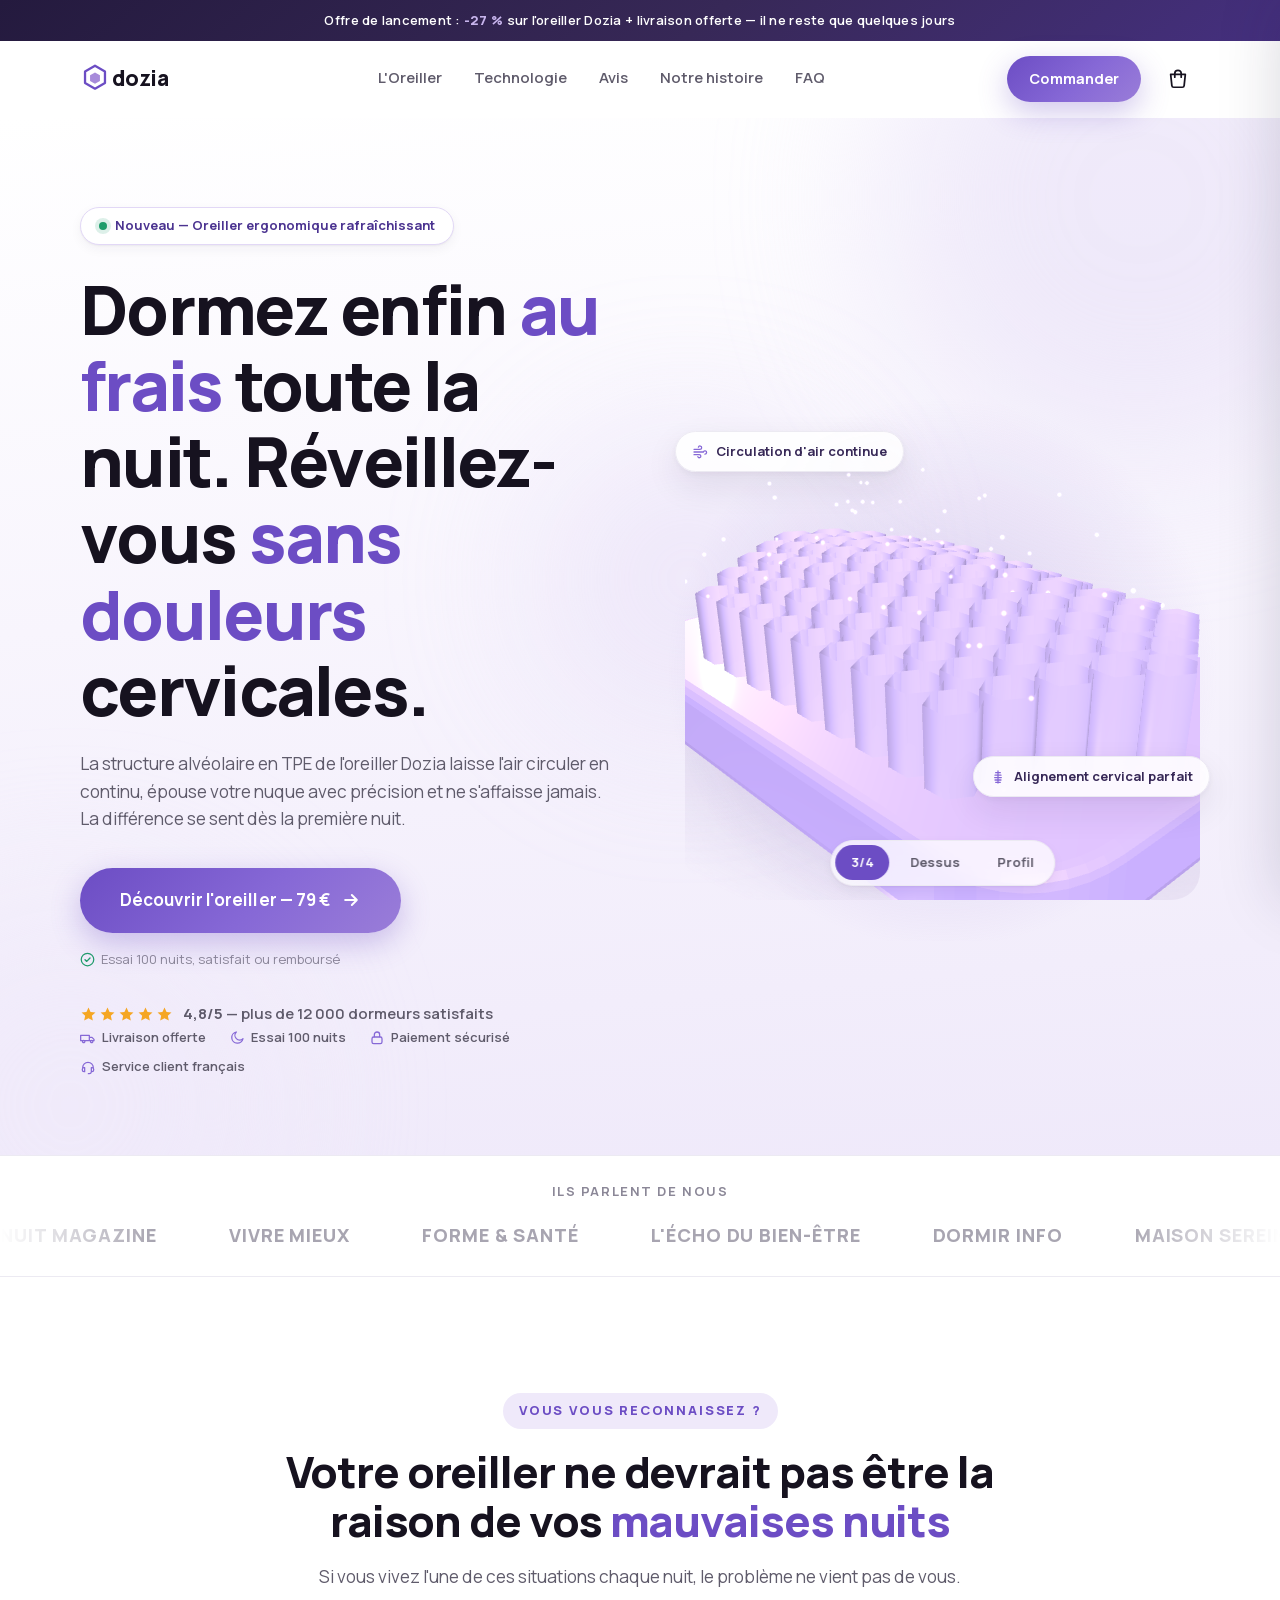
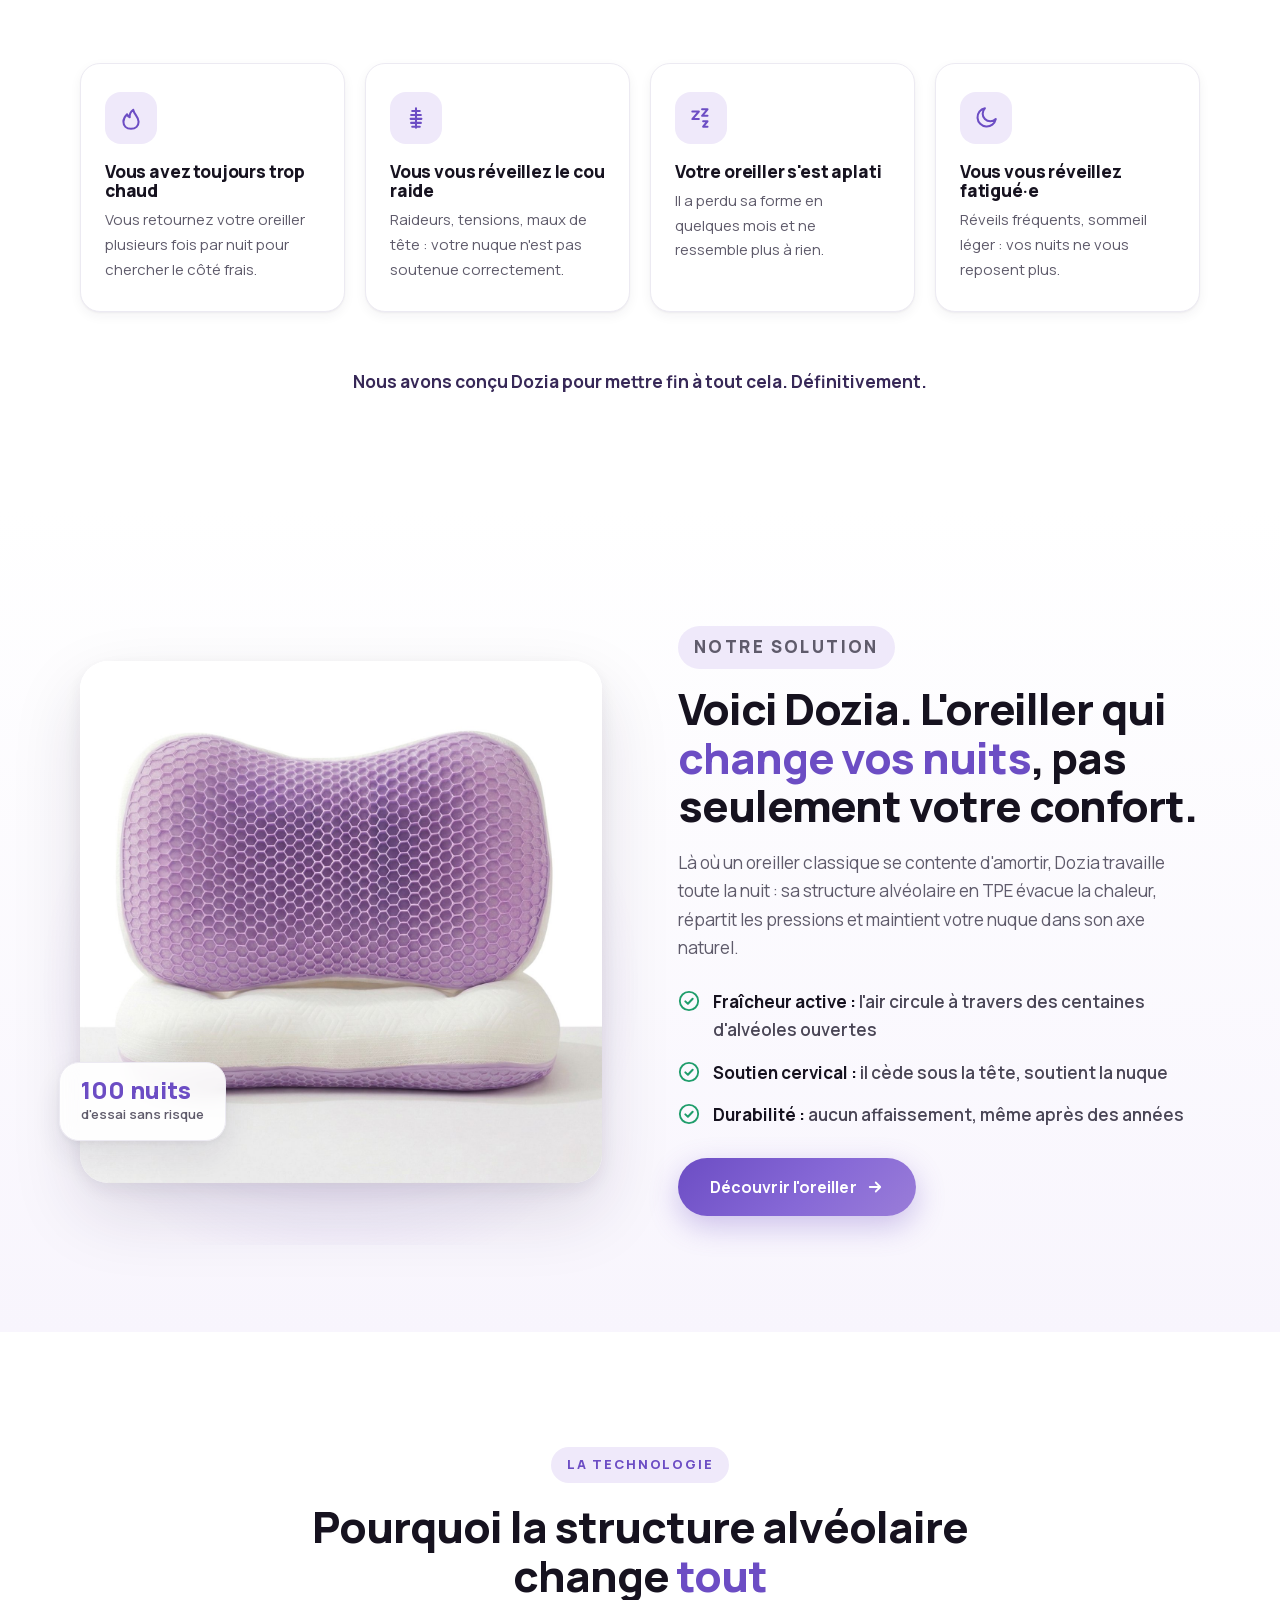
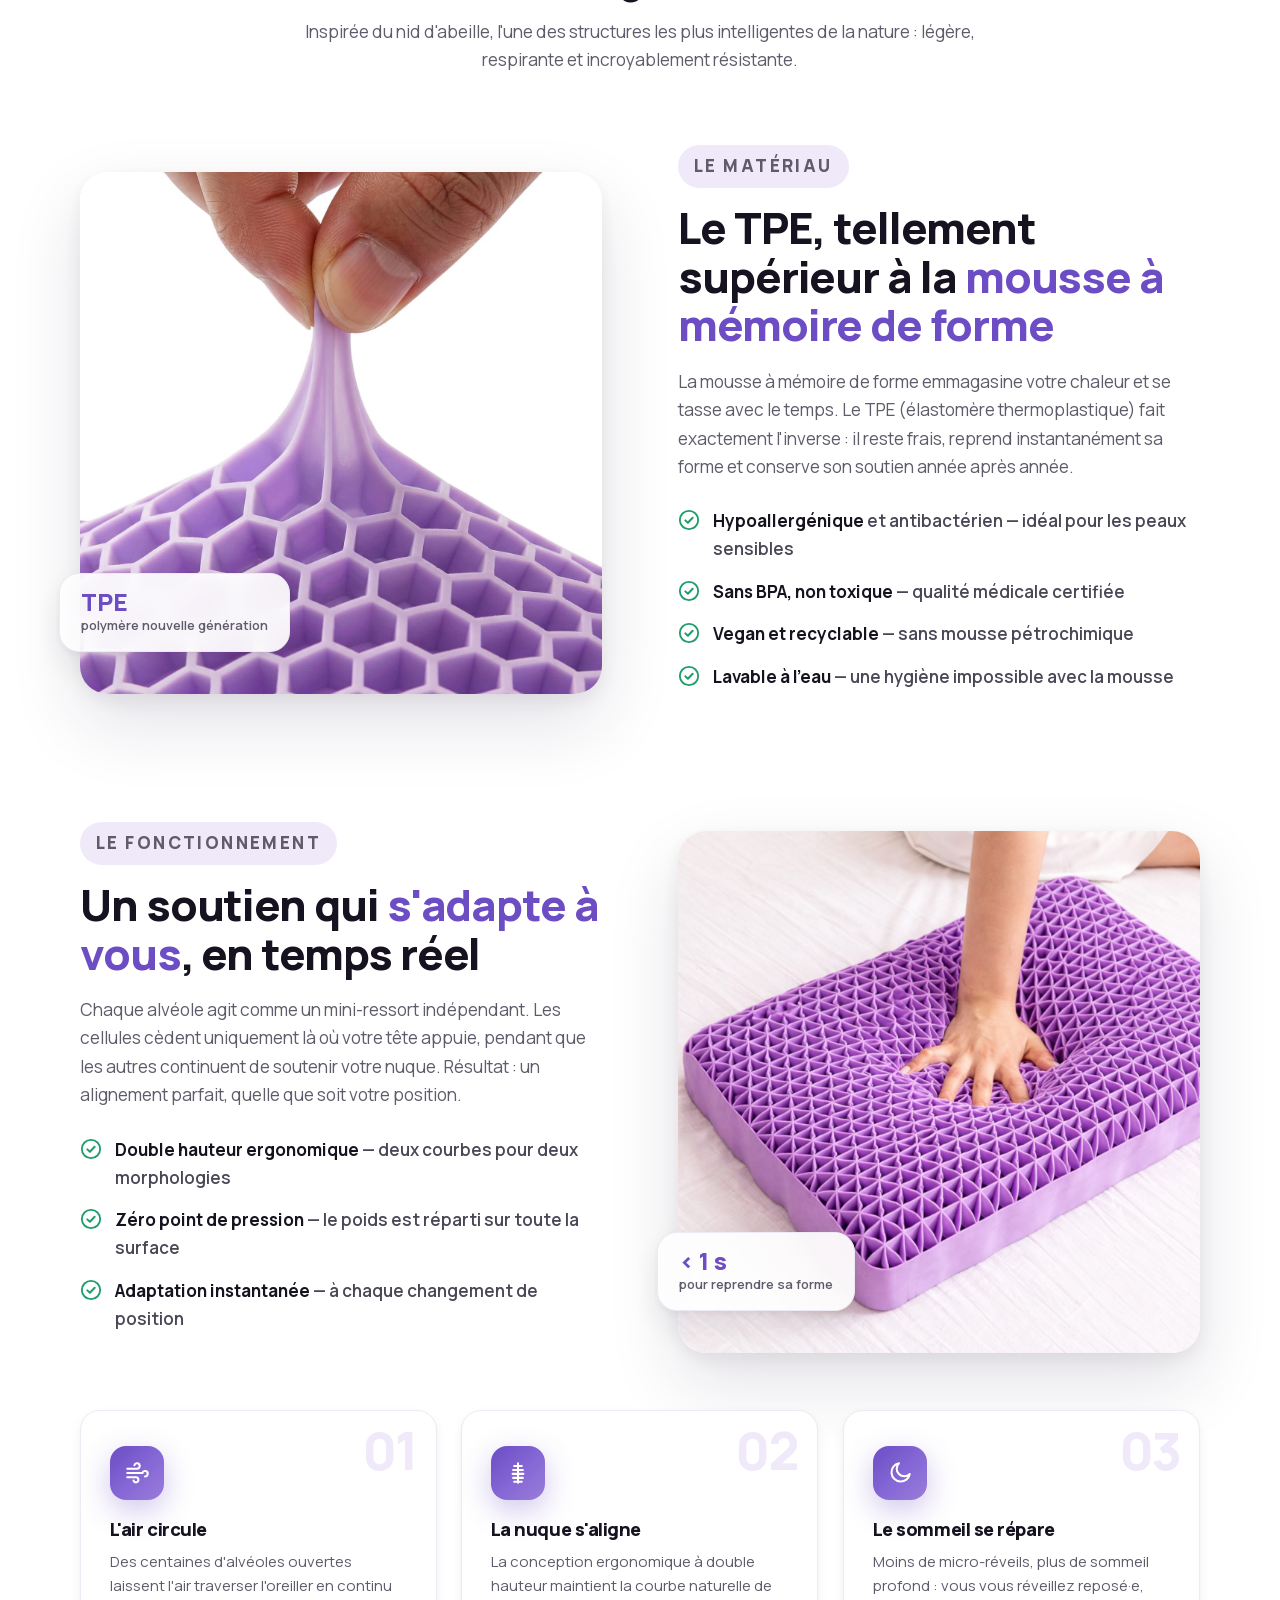
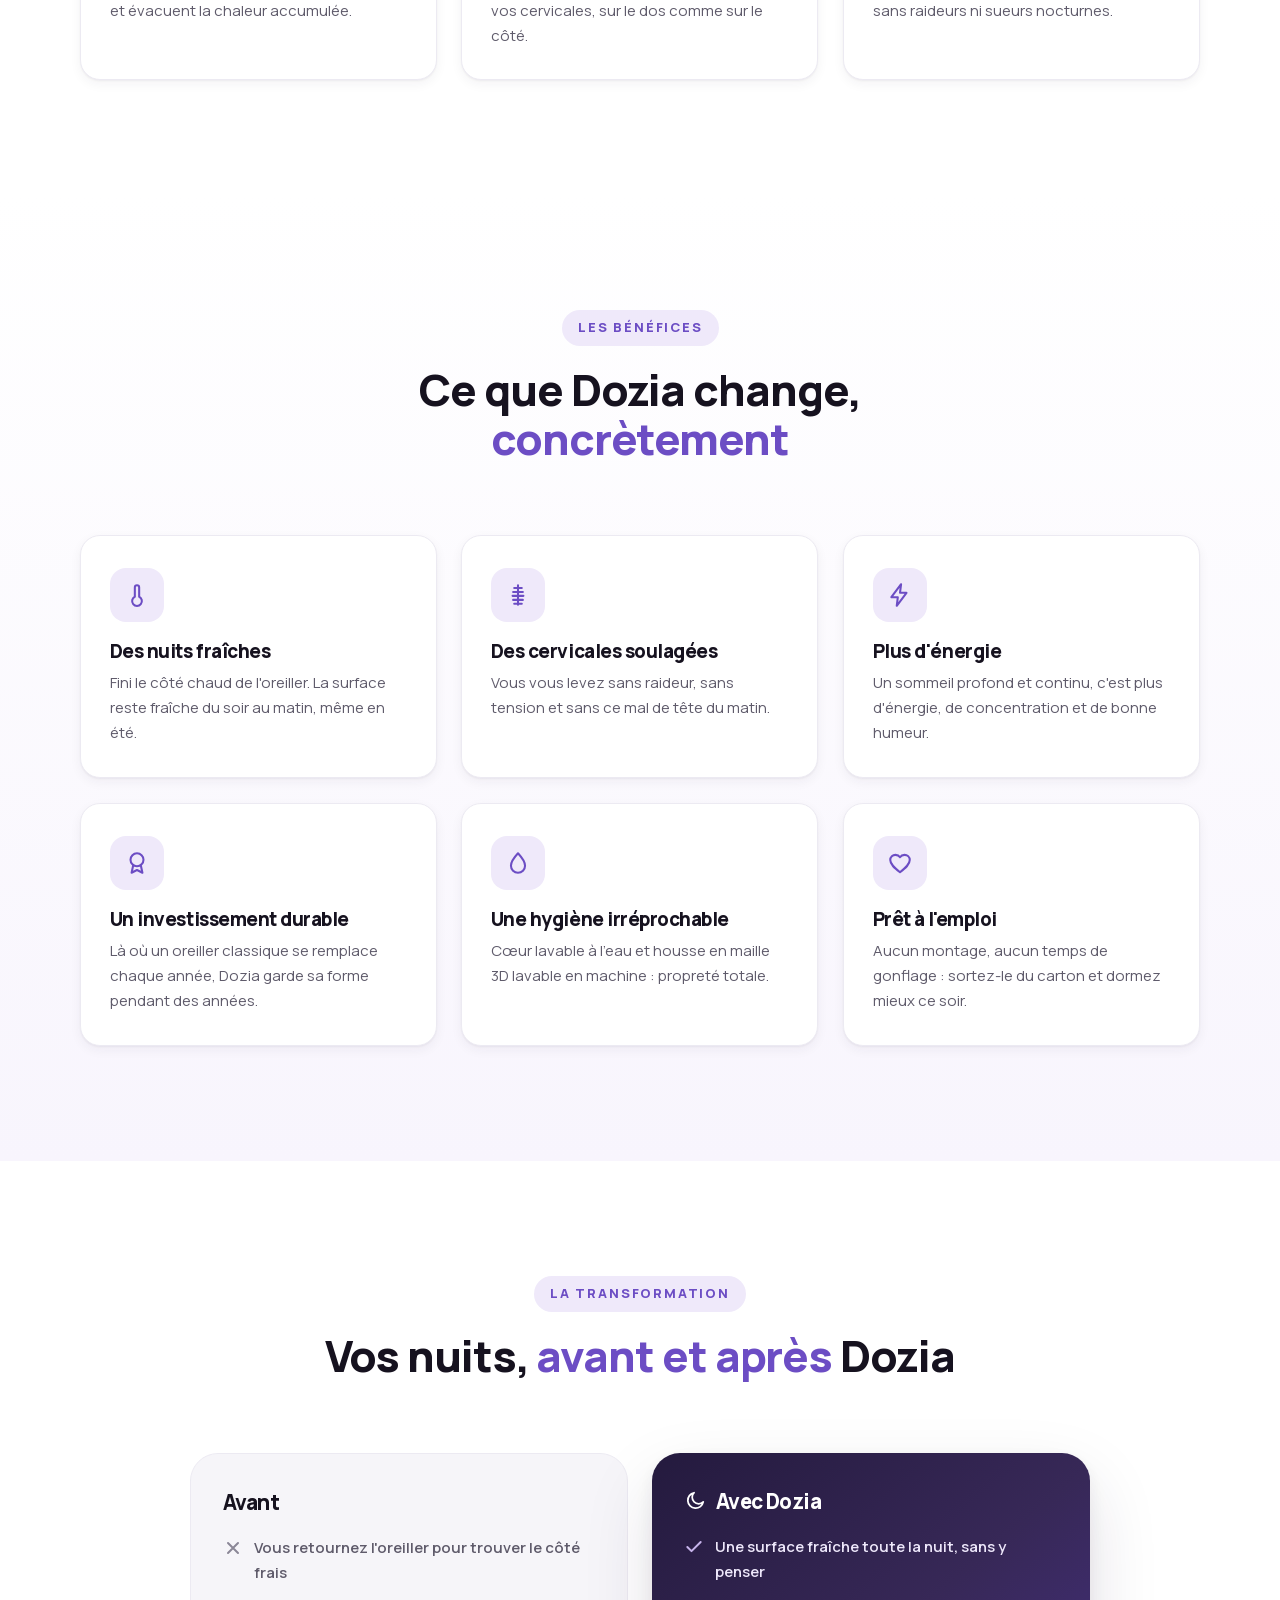
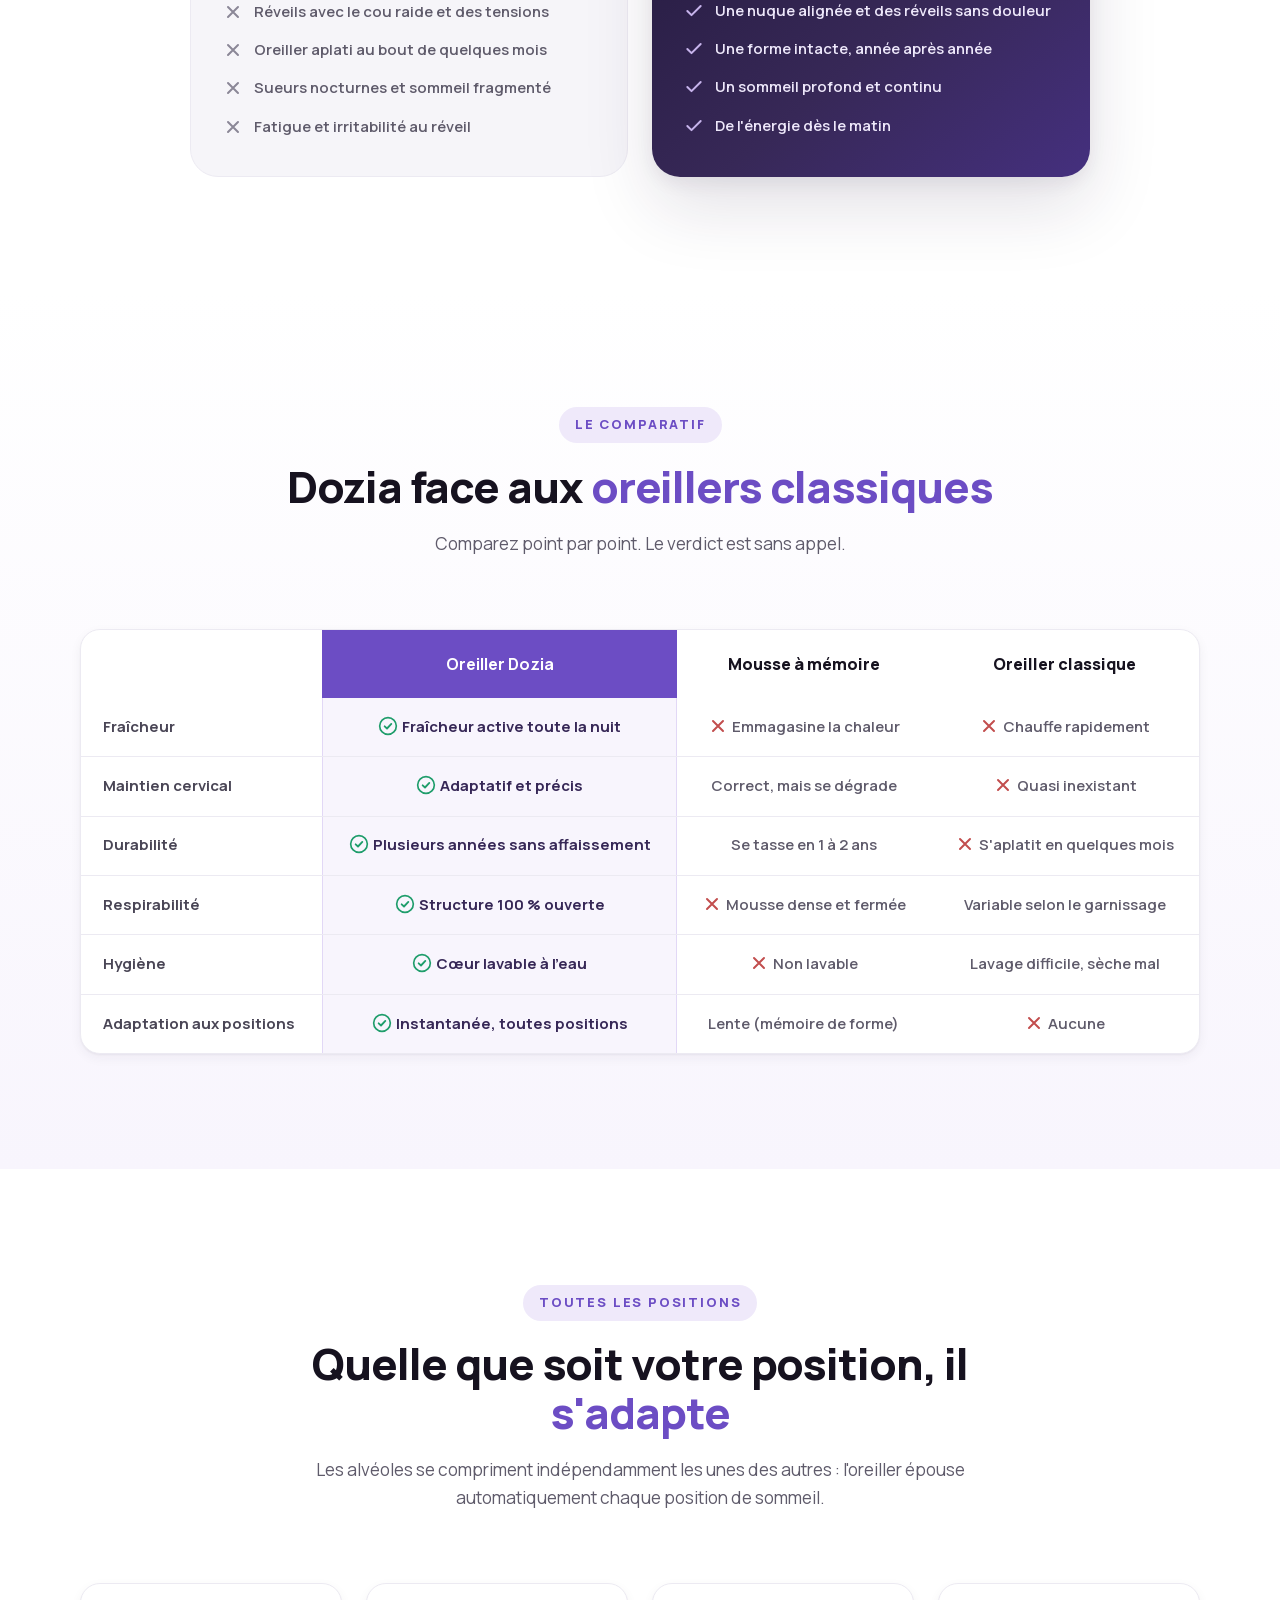
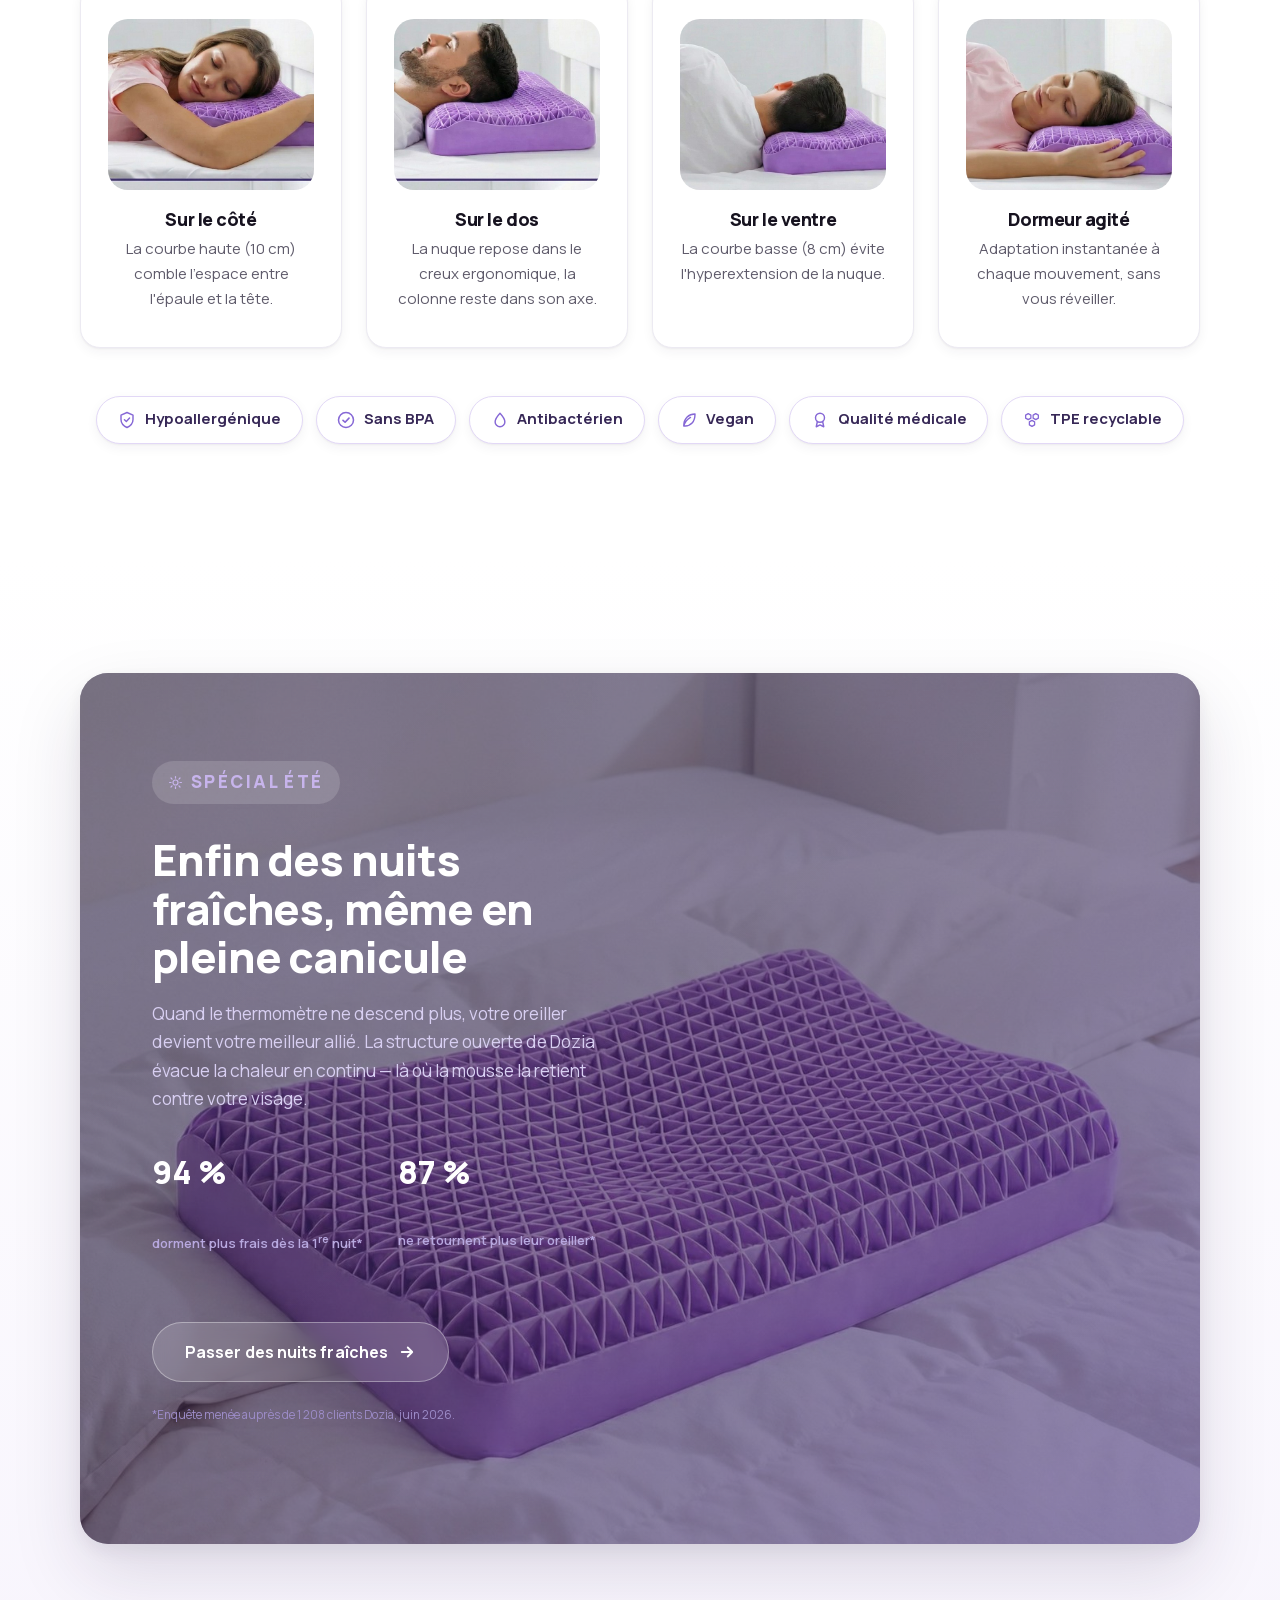
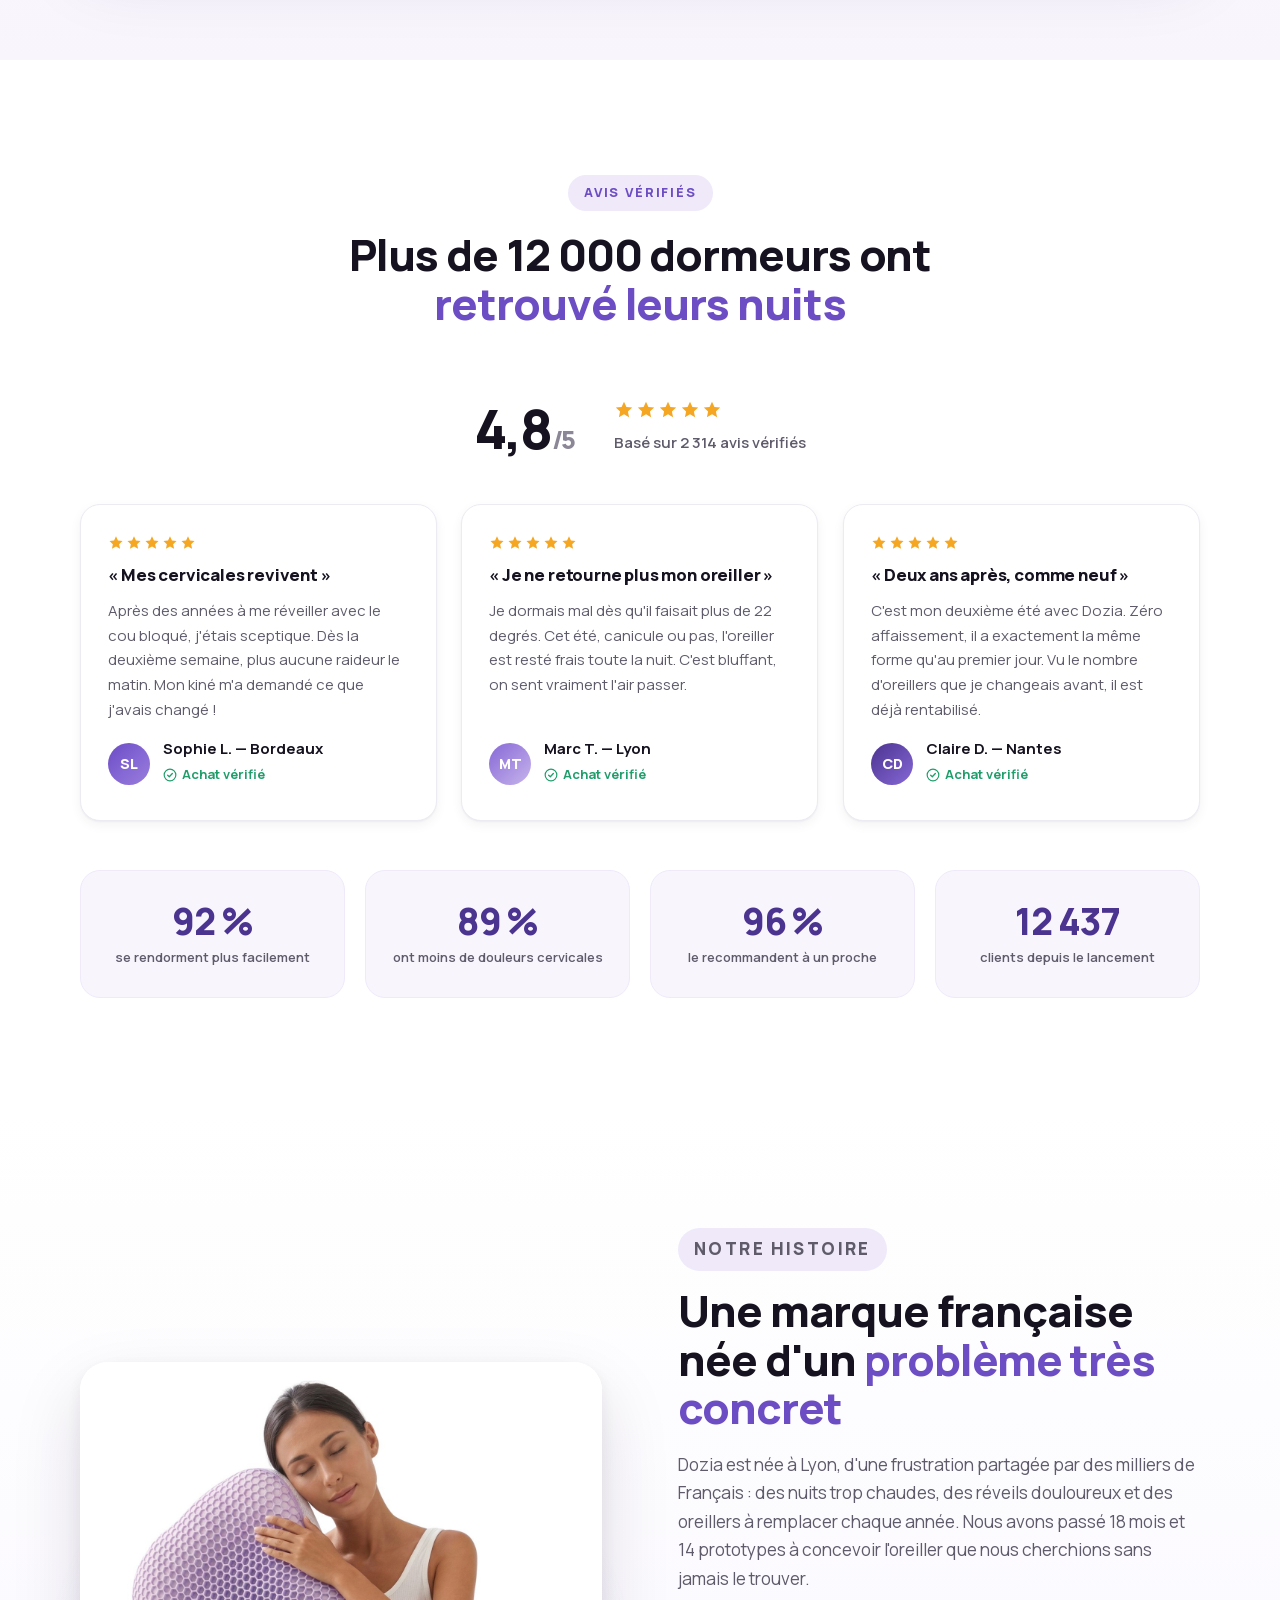
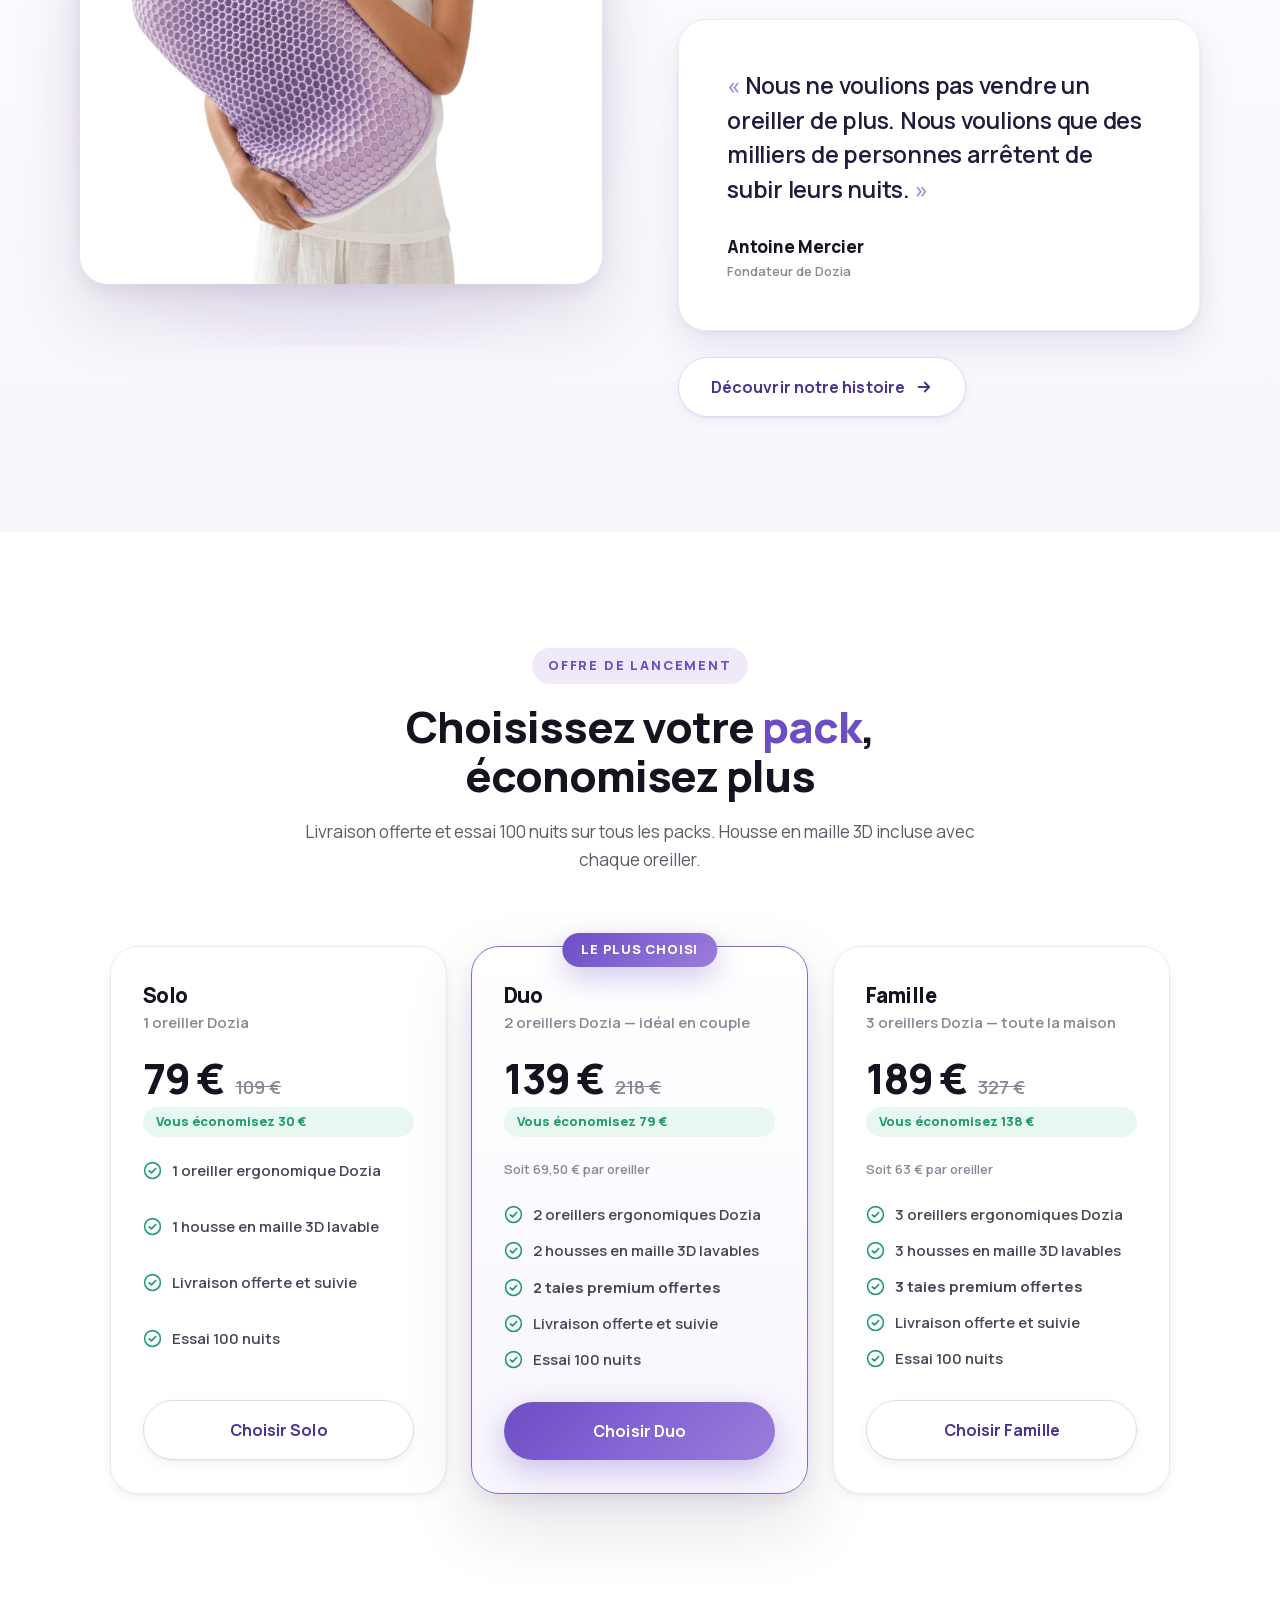
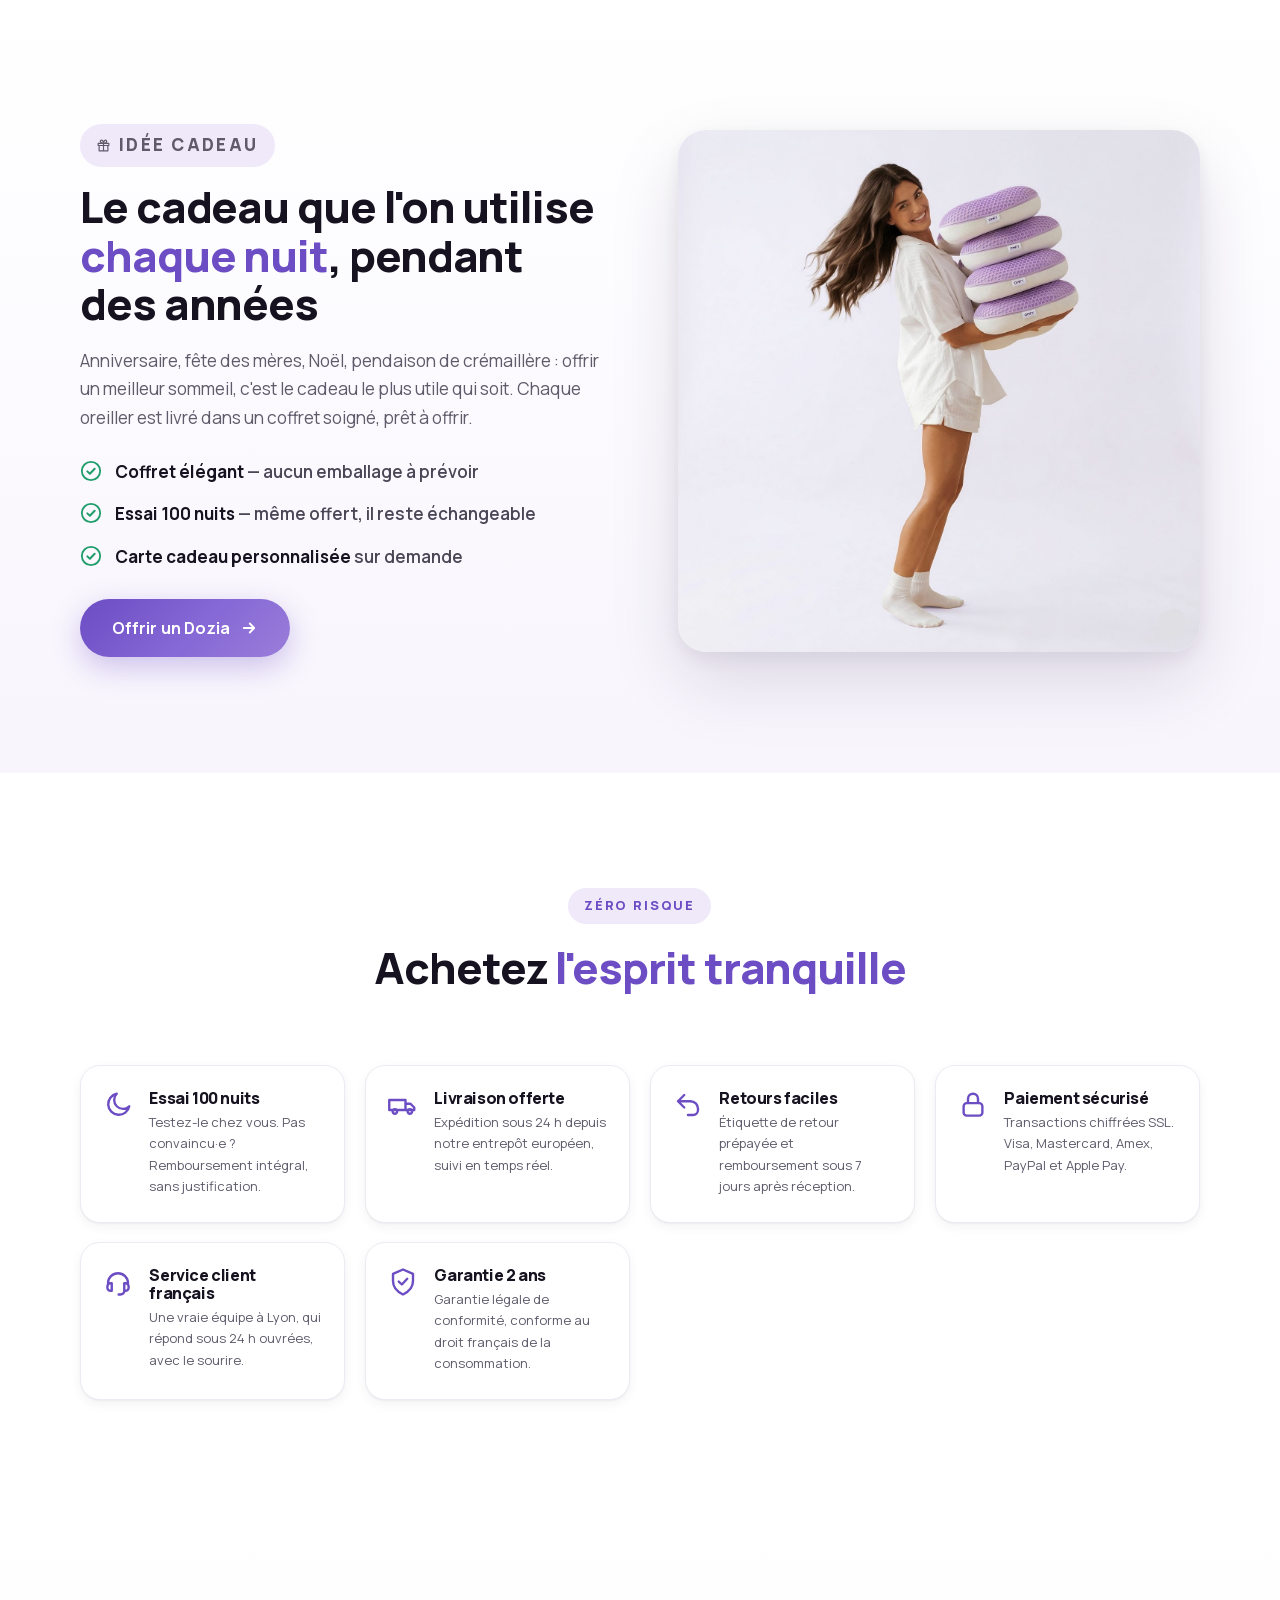
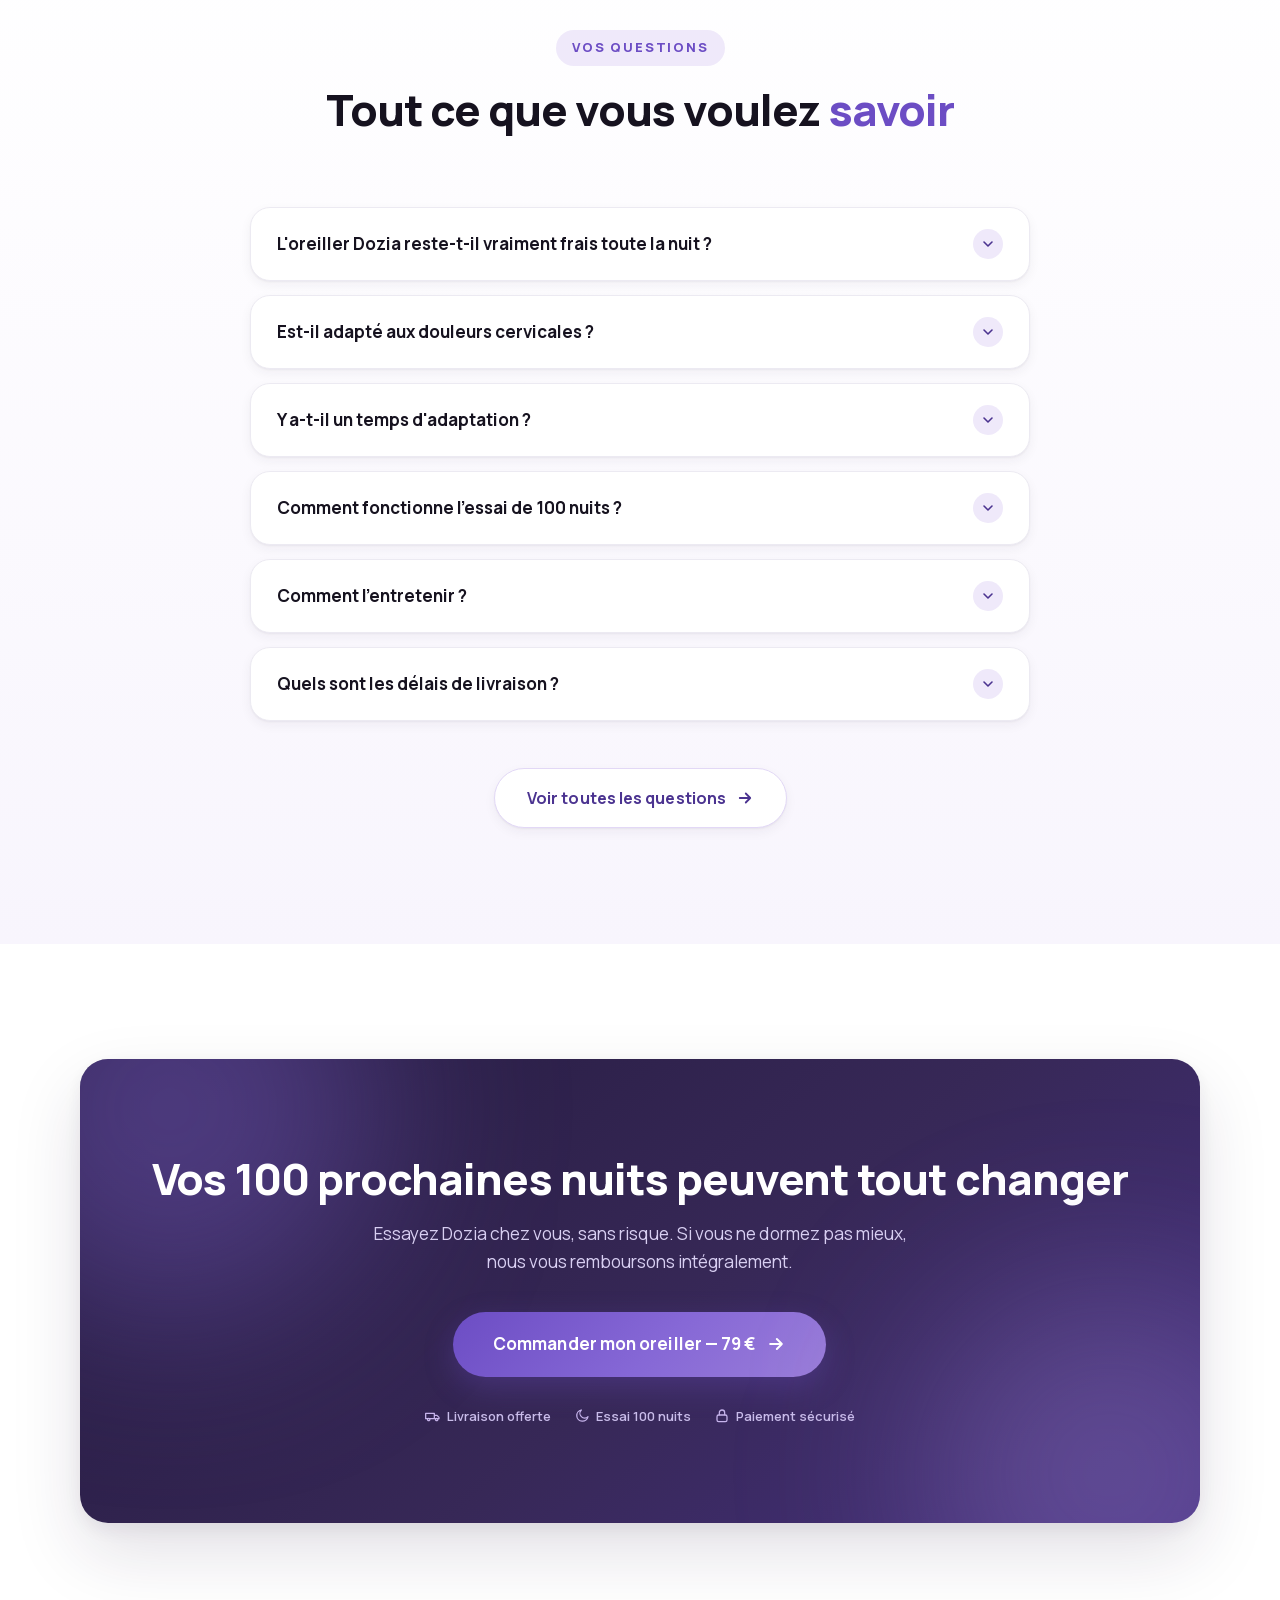
<file: index.html>
<!DOCTYPE html>
<html lang="fr">
<head>
  <meta charset="UTF-8">
  <meta name="viewport" content="width=device-width, initial-scale=1.0">
  <title>Dozia — L'oreiller rafraîchissant qui soulage vos cervicales</title>
  <meta name="description" content="Dormez enfin au frais toute la nuit et réveillez-vous sans douleurs cervicales. L'oreiller Dozia à structure alvéolaire en TPE reste frais, soutient votre nuque et ne s'affaisse jamais. Essai 100 nuits, livraison offerte.">
  <link rel="canonical" href="https://dozia.com/">
  <link rel="icon" type="image/svg+xml" href="assets/img/favicon.svg">
  <meta property="og:type" content="website">
  <meta property="og:site_name" content="Dozia">
  <meta property="og:title" content="Dozia — L'oreiller rafraîchissant qui soulage vos cervicales">
  <meta property="og:description" content="Structure alvéolaire en TPE : fraîcheur toute la nuit, soutien cervical parfait, zéro affaissement. Essai 100 nuits.">
  <meta property="og:image" content="https://dozia.com/assets/img/produit-principal.jpg">
  <meta property="og:url" content="https://dozia.com/">
  <meta property="og:locale" content="fr_FR">
  <link rel="preload" href="assets/fonts/manrope-latin.woff2" as="font" type="font/woff2" crossorigin>
  <link rel="preload" href="assets/img/produit-principal.jpg" as="image">
  <link rel="stylesheet" href="assets/css/style.css">
  <script type="application/ld+json">
  {
    "@context": "https://schema.org",
    "@type": "Organization",
    "name": "Dozia",
    "url": "https://dozia.com",
    "logo": "https://dozia.com/assets/img/favicon.svg",
    "email": "bonjour@dozia.com",
    "address": { "@type": "PostalAddress", "streetAddress": "24 rue des Capucins", "postalCode": "69001", "addressLocality": "Lyon", "addressCountry": "FR" }
  }
  </script>
  <script type="application/ld+json">
  {
    "@context": "https://schema.org",
    "@type": "FAQPage",
    "mainEntity": [
      { "@type": "Question", "name": "L'oreiller Dozia reste-t-il vraiment frais toute la nuit ?", "acceptedAnswer": { "@type": "Answer", "text": "Oui. Contrairement à la mousse à mémoire de forme qui emmagasine la chaleur, la structure alvéolaire ouverte du TPE laisse l'air circuler en continu à travers des centaines de cellules. La chaleur est évacuée à chaque mouvement : la surface reste fraîche, sans avoir à retourner l'oreiller." } },
      { "@type": "Question", "name": "Est-il adapté aux douleurs cervicales ?", "acceptedAnswer": { "@type": "Answer", "text": "L'oreiller Dozia a été conçu pour maintenir l'alignement naturel de la nuque et de la colonne. Sa structure se déforme uniquement là où votre tête appuie, et soutient fermement la courbe cervicale. La plupart de nos clients constatent une nette réduction des raideurs matinales dès les premières semaines." } },
      { "@type": "Question", "name": "Comment fonctionne l'essai de 100 nuits ?", "acceptedAnswer": { "@type": "Answer", "text": "Vous dormez sur votre oreiller Dozia pendant 100 nuits. S'il ne vous convient pas, vous nous le renvoyez et nous vous remboursons intégralement, sans justification à fournir. Il suffit de contacter notre service client français." } },
      { "@type": "Question", "name": "Y a-t-il un temps d'adaptation ?", "acceptedAnswer": { "@type": "Answer", "text": "Oui, soyons transparents : la sensation du TPE alvéolaire est différente d'un oreiller classique. Comptez 3 à 7 nuits pour que votre corps s'y habitue. C'est précisément pour cela que nous offrons 100 nuits d'essai." } }
    ]
  }
  </script>
</head>
<body>
  <a class="lien-evitement" href="#contenu">Aller au contenu principal</a>

  <!-- Sprite d'icônes -->
  <svg xmlns="http://www.w3.org/2000/svg" style="display:none" aria-hidden="true">
    <symbol id="i-etoile" viewBox="0 0 24 24"><path fill="currentColor" d="M12 2l2.9 6.3 6.9.8-5.1 4.7 1.4 6.8L12 17.2 5.9 20.6l1.4-6.8L2.2 9.1l6.9-.8L12 2z"/></symbol>
    <symbol id="i-coche" viewBox="0 0 24 24"><path fill="none" stroke="currentColor" stroke-width="2.4" stroke-linecap="round" stroke-linejoin="round" d="M20 6L9 17l-5-5"/></symbol>
    <symbol id="i-coche-cercle" viewBox="0 0 24 24"><circle cx="12" cy="12" r="10" fill="none" stroke="currentColor" stroke-width="2"/><path fill="none" stroke="currentColor" stroke-width="2.2" stroke-linecap="round" stroke-linejoin="round" d="M16 9.5l-5.2 5.5L8 12.4"/></symbol>
    <symbol id="i-croix" viewBox="0 0 24 24"><path fill="none" stroke="currentColor" stroke-width="2.4" stroke-linecap="round" d="M6 6l12 12M18 6L6 18"/></symbol>
    <symbol id="i-fleche" viewBox="0 0 24 24"><path fill="none" stroke="currentColor" stroke-width="2.4" stroke-linecap="round" stroke-linejoin="round" d="M5 12h14m-6-6l6 6-6 6"/></symbol>
    <symbol id="i-chevron" viewBox="0 0 24 24"><path fill="none" stroke="currentColor" stroke-width="2.4" stroke-linecap="round" stroke-linejoin="round" d="M6 9l6 6 6-6"/></symbol>
    <symbol id="i-camion" viewBox="0 0 24 24"><path fill="none" stroke="currentColor" stroke-width="1.9" stroke-linecap="round" stroke-linejoin="round" d="M1 8h13v8H1zM14 11h4l3 3v2h-7zM5.5 19a1.8 1.8 0 100-3.6 1.8 1.8 0 000 3.6zM17.5 19a1.8 1.8 0 100-3.6 1.8 1.8 0 000 3.6z"/></symbol>
    <symbol id="i-bouclier" viewBox="0 0 24 24"><path fill="none" stroke="currentColor" stroke-width="1.9" stroke-linecap="round" stroke-linejoin="round" d="M12 2l8 3.5v5.7c0 5-3.4 8.6-8 10.8-4.6-2.2-8-5.8-8-10.8V5.5L12 2z"/><path fill="none" stroke="currentColor" stroke-width="1.9" stroke-linecap="round" stroke-linejoin="round" d="M15.4 9.4l-4.3 4.6-2.5-2.3"/></symbol>
    <symbol id="i-cadenas" viewBox="0 0 24 24"><rect x="4.5" y="10.5" width="15" height="10" rx="2.5" fill="none" stroke="currentColor" stroke-width="1.9"/><path fill="none" stroke="currentColor" stroke-width="1.9" stroke-linecap="round" d="M8 10V7a4 4 0 018 0v3"/></symbol>
    <symbol id="i-lune" viewBox="0 0 24 24"><path fill="none" stroke="currentColor" stroke-width="1.9" stroke-linecap="round" stroke-linejoin="round" d="M21 13A8.5 8.5 0 1111 3a7 7 0 0010 10z"/></symbol>
    <symbol id="i-thermometre" viewBox="0 0 24 24"><path fill="none" stroke="currentColor" stroke-width="1.9" stroke-linecap="round" stroke-linejoin="round" d="M10 13.6V5a2 2 0 114 0v8.6a4.5 4.5 0 11-4 0z"/></symbol>
    <symbol id="i-vent" viewBox="0 0 24 24"><path fill="none" stroke="currentColor" stroke-width="1.9" stroke-linecap="round" d="M3 8h9a2.5 2.5 0 10-2.4-3.2M3 12h14a2.5 2.5 0 112.4 3.2M3 16h8a2.3 2.3 0 11-2.2 3"/></symbol>
    <symbol id="i-retour" viewBox="0 0 24 24"><path fill="none" stroke="currentColor" stroke-width="1.9" stroke-linecap="round" stroke-linejoin="round" d="M9 14L4 9l5-5M4 9h10a6 6 0 016 6v1a4 4 0 01-4 4h-4"/></symbol>
    <symbol id="i-coeur" viewBox="0 0 24 24"><path fill="none" stroke="currentColor" stroke-width="1.9" stroke-linecap="round" stroke-linejoin="round" d="M12 20.5C7 16.6 3 13.4 3 9.3 3 6.4 5.3 4.5 7.8 4.5c1.7 0 3.3.8 4.2 2.2.9-1.4 2.5-2.2 4.2-2.2 2.5 0 4.8 1.9 4.8 4.8 0 4.1-4 7.3-9 11.2z"/></symbol>
    <symbol id="i-zzz" viewBox="0 0 24 24"><path fill="none" stroke="currentColor" stroke-width="1.9" stroke-linecap="round" stroke-linejoin="round" d="M4 6h6l-6 7h6M13 4h5l-5 6h5M14 15h4l-4 5h4"/></symbol>
    <symbol id="i-colonne" viewBox="0 0 24 24"><path fill="none" stroke="currentColor" stroke-width="1.9" stroke-linecap="round" stroke-linejoin="round" d="M12 3v18M8.5 5.5h7M7.5 9.2h9M7 12.8h10M7.5 16.5h9M8.5 20h7"/></symbol>
    <symbol id="i-goutte" viewBox="0 0 24 24"><path fill="none" stroke="currentColor" stroke-width="1.9" stroke-linecap="round" stroke-linejoin="round" d="M12 3s6.5 7 6.5 11.5a6.5 6.5 0 11-13 0C5.5 10 12 3 12 3z"/></symbol>
    <symbol id="i-feuille" viewBox="0 0 24 24"><path fill="none" stroke="currentColor" stroke-width="1.9" stroke-linecap="round" stroke-linejoin="round" d="M5 20C5 9 12 4 20 4c0 11-6 16-13 16h-2zM5 20c1.5-5 4.5-9 9-11.5"/></symbol>
    <symbol id="i-eclair" viewBox="0 0 24 24"><path fill="none" stroke="currentColor" stroke-width="1.9" stroke-linecap="round" stroke-linejoin="round" d="M13 2L4 14h6l-1 8 9-12h-6l1-8z"/></symbol>
    <symbol id="i-soleil" viewBox="0 0 24 24"><circle cx="12" cy="12" r="4" fill="none" stroke="currentColor" stroke-width="1.9"/><path fill="none" stroke="currentColor" stroke-width="1.9" stroke-linecap="round" d="M12 2.5v2.4M12 19.1v2.4M2.5 12h2.4M19.1 12h2.4M4.8 4.8l1.7 1.7M17.5 17.5l1.7 1.7M4.8 19.2l1.7-1.7M17.5 6.5l1.7-1.7"/></symbol>
    <symbol id="i-cadeau" viewBox="0 0 24 24"><path fill="none" stroke="currentColor" stroke-width="1.9" stroke-linecap="round" stroke-linejoin="round" d="M3.5 8.5h17V12h-17zM5 12v8.5h14V12M12 8.5v12M12 8.5S9 8.5 7.6 7C6.6 6 6.8 4.3 8 3.6c1.6-.9 4 1.4 4 4.9zm0 0s3 0 4.4-1.5c1-1 .8-2.7-.4-3.4-1.6-.9-4 1.4-4 4.9z"/></symbol>
    <symbol id="i-panier" viewBox="0 0 24 24"><path fill="none" stroke="currentColor" stroke-width="1.9" stroke-linecap="round" stroke-linejoin="round" d="M4 7h16l-1.3 12.2a2 2 0 01-2 1.8H7.3a2 2 0 01-2-1.8L4 7zM8.5 10V6a3.5 3.5 0 017 0v4"/></symbol>
    <symbol id="i-france" viewBox="0 0 24 24"><path fill="none" stroke="currentColor" stroke-width="1.9" stroke-linecap="round" stroke-linejoin="round" d="M12 21s7-5.4 7-11a7 7 0 10-14 0c0 5.6 7 11 7 11z"/><circle cx="12" cy="10" r="2.6" fill="none" stroke="currentColor" stroke-width="1.9"/></symbol>
    <symbol id="i-mail" viewBox="0 0 24 24"><rect x="3" y="5" width="18" height="14" rx="2.5" fill="none" stroke="currentColor" stroke-width="1.9"/><path fill="none" stroke="currentColor" stroke-width="1.9" stroke-linecap="round" stroke-linejoin="round" d="M4 7l8 6 8-6"/></symbol>
    <symbol id="i-casque" viewBox="0 0 24 24"><path fill="none" stroke="currentColor" stroke-width="1.9" stroke-linecap="round" stroke-linejoin="round" d="M4 13a8 8 0 0116 0M3.5 15.5A2.5 2.5 0 016 13h1v6H6a2.5 2.5 0 01-2.5-2.5v-1zM20.5 15.5A2.5 2.5 0 0018 13h-1v6h1a2.5 2.5 0 002.5-2.5v-1zM17 19.5a3 3 0 01-3 2.5h-1.5"/></symbol>
    <symbol id="i-flamme" viewBox="0 0 24 24"><path fill="none" stroke="currentColor" stroke-width="1.9" stroke-linecap="round" stroke-linejoin="round" d="M12 22c4.4 0 7-2.8 7-6.5 0-4.8-4.2-6.7-4.9-11-2.3 1.6-3.6 4-3.3 6.8-1.1-.4-2-1.4-2.4-2.8C6.6 10.2 5 12.7 5 15.5 5 19.2 7.6 22 12 22z"/></symbol>
    <symbol id="i-hexagones" viewBox="0 0 24 24"><path fill="none" stroke="currentColor" stroke-width="1.7" stroke-linejoin="round" d="M7 3.5l3.5 2v4l-3.5 2-3.5-2v-4l3.5-2zM17 3.5l3.5 2v4l-3.5 2-3.5-2v-4l3.5-2zM12 12.5l3.5 2v4l-3.5 2-3.5-2v-4l3.5-2z"/></symbol>
    <symbol id="i-medaille" viewBox="0 0 24 24"><circle cx="12" cy="9" r="6" fill="none" stroke="currentColor" stroke-width="1.9"/><path fill="none" stroke="currentColor" stroke-width="1.9" stroke-linecap="round" stroke-linejoin="round" d="M8.5 14L7 21l5-2.5L17 21l-1.5-7"/></symbol>
  </svg>

  <div class="barre-annonce" data-reveal>
    <p>Offre de lancement&nbsp;: <strong>-27&nbsp;%</strong> sur l'oreiller Dozia + livraison offerte — il ne reste que quelques jours</p>
  </div>

  <header class="entete" id="entete">
    <div class="conteneur entete-inner">
      <a href="index.html" class="logo" aria-label="Dozia — accueil">
        <svg viewBox="0 0 132 34" fill="none" xmlns="http://www.w3.org/2000/svg" role="img" aria-label="Dozia">
          <path d="M17 2l11.3 6.5v13L17 28 5.7 21.5v-13L17 2z" stroke="#6C4DC4" stroke-width="2.6" stroke-linejoin="round"/>
          <path d="M17 9.5l5.6 3.25v6.5L17 22.5l-5.6-3.25v-6.5L17 9.5z" fill="#A78BDA"/>
          <text x="36" y="25" font-family="Manrope, sans-serif" font-size="24" font-weight="800" letter-spacing="-0.5" fill="#16121F">dozia</text>
        </svg>
      </a>
      <nav class="nav-principale" id="nav" aria-label="Navigation principale">
        <a href="produit.html">L'Oreiller</a>
        <a href="index.html#technologie">Technologie</a>
        <a href="index.html#avis">Avis</a>
        <a href="notre-histoire.html">Notre histoire</a>
        <a href="faq.html">FAQ</a>
      </nav>
      <div class="entete-actions">
        <a href="produit.html" class="bouton bouton-primaire" style="padding:0.7rem 1.4rem;font-size:0.9rem;">Commander</a>
        <button class="bouton-panier" id="ouvrir-panier" aria-label="Ouvrir le panier">
          <svg width="22" height="22" aria-hidden="true"><use href="#i-panier"/></svg>
          <span class="panier-compte" id="panier-compte">0</span>
        </button>
        <button class="burger" id="burger" aria-label="Ouvrir le menu" aria-expanded="false" aria-controls="nav">
          <span></span><span></span><span></span>
        </button>
      </div>
    </div>
  </header>

  <main id="contenu">

    <!-- ================= HÉRO ================= -->
    <section class="hero" aria-labelledby="titre-hero">
      <div class="hero-blobs" aria-hidden="true">
        <div class="blob blob-1"></div>
        <div class="blob blob-2"></div>
        <div class="blob blob-3"></div>
      </div>
      <div class="conteneur hero-grille">
        <div class="hero-texte">
          <p class="hero-eyebrow" data-reveal><span class="point"></span>Nouveau — Oreiller ergonomique rafraîchissant</p>
          <h1 id="titre-hero" data-reveal style="--d:0.08s">Dormez enfin <em>au frais</em> toute la nuit. Réveillez-vous <em>sans douleurs</em> cervicales.</h1>
          <p class="texte-lead" data-reveal style="--d:0.16s">La structure alvéolaire en TPE de l'oreiller Dozia laisse l'air circuler en continu, épouse votre nuque avec précision et ne s'affaisse jamais. La différence se sent dès la première nuit.</p>
          <div class="hero-cta" data-reveal style="--d:0.24s">
            <a href="produit.html" class="bouton bouton-primaire bouton-grand">Découvrir l'oreiller — 79&nbsp;€ <svg class="fleche" width="20" height="20" aria-hidden="true"><use href="#i-fleche"/></svg></a>
            <span class="note-sous-bouton"><svg width="15" height="15" aria-hidden="true" style="color:var(--vert)"><use href="#i-coche-cercle"/></svg>Essai 100 nuits, satisfait ou remboursé</span>
          </div>
          <div class="hero-preuves" data-reveal style="--d:0.32s">
            <div class="hero-note">
              <span class="etoiles" aria-label="Note de 4,8 sur 5">
                <svg aria-hidden="true"><use href="#i-etoile"/></svg><svg aria-hidden="true"><use href="#i-etoile"/></svg><svg aria-hidden="true"><use href="#i-etoile"/></svg><svg aria-hidden="true"><use href="#i-etoile"/></svg><svg aria-hidden="true"><use href="#i-etoile"/></svg>
              </span>
              <span><strong>4,8/5</strong> — plus de 12&nbsp;000 dormeurs satisfaits</span>
            </div>
          </div>
          <div class="hero-badges" data-reveal style="--d:0.4s">
            <span><svg aria-hidden="true"><use href="#i-camion"/></svg>Livraison offerte</span>
            <span><svg aria-hidden="true"><use href="#i-lune"/></svg>Essai 100 nuits</span>
            <span><svg aria-hidden="true"><use href="#i-cadenas"/></svg>Paiement sécurisé</span>
            <span><svg aria-hidden="true"><use href="#i-casque"/></svg>Service client français</span>
          </div>
        </div>
        <div class="hero-visuel" data-reveal="zoom" style="--d:0.15s">
          <div class="hero-halo" aria-hidden="true"></div>
          <div class="hero-scene" id="scene-3d">
            <img src="assets/img/produit-principal.jpg" alt="Oreiller ergonomique Dozia en TPE violet à structure alvéolaire, vu de trois quarts" class="hero-image-secours" id="hero-secours" width="1400" height="1400" fetchpriority="high">
            <div class="scene-controles" id="scene-controles" hidden>
              <button type="button" data-vue="trois-quarts" class="est-actif">3/4</button>
              <button type="button" data-vue="dessus">Dessus</button>
              <button type="button" data-vue="profil">Profil</button>
            </div>
          </div>
          <p class="hero-etiquette etiquette-1"><svg aria-hidden="true"><use href="#i-vent"/></svg>Circulation d'air continue</p>
          <p class="hero-etiquette etiquette-2"><svg aria-hidden="true"><use href="#i-colonne"/></svg>Alignement cervical parfait</p>
        </div>
      </div>
    </section>

    <!-- ================= BANDEAU PRESSE ================= -->
    <section class="bandeau-presse" aria-label="Ils parlent de nous">
      <p>Ils parlent de nous</p>
      <div class="marquee" aria-hidden="true">
        <div class="marquee-piste">
          <span>NUIT MAGAZINE</span><span>VIVRE MIEUX</span><span>FORME &amp; SANTÉ</span><span>L'ÉCHO DU BIEN-ÊTRE</span><span>DORMIR INFO</span><span>MAISON SEREINE</span>
          <span>NUIT MAGAZINE</span><span>VIVRE MIEUX</span><span>FORME &amp; SANTÉ</span><span>L'ÉCHO DU BIEN-ÊTRE</span><span>DORMIR INFO</span><span>MAISON SEREINE</span>
        </div>
      </div>
    </section>

    <!-- ================= LE PROBLÈME ================= -->
    <section class="section" aria-labelledby="titre-probleme">
      <div class="conteneur">
        <div class="entete-section">
          <p class="sur-titre" data-reveal>Vous vous reconnaissez&nbsp;?</p>
          <h2 class="titre-section" id="titre-probleme" data-reveal style="--d:0.08s">Votre oreiller ne devrait pas être la raison de vos <em>mauvaises nuits</em></h2>
          <p class="texte-lead" data-reveal style="--d:0.16s">Si vous vivez l'une de ces situations chaque nuit, le problème ne vient pas de vous.</p>
        </div>
        <div class="grille-problemes">
          <div class="carte-probleme" data-reveal style="--d:0s">
            <div class="icone"><svg aria-hidden="true"><use href="#i-flamme"/></svg></div>
            <h3>Vous avez toujours trop chaud</h3>
            <p>Vous retournez votre oreiller plusieurs fois par nuit pour chercher le côté frais.</p>
          </div>
          <div class="carte-probleme" data-reveal style="--d:0.08s">
            <div class="icone"><svg aria-hidden="true"><use href="#i-colonne"/></svg></div>
            <h3>Vous vous réveillez le cou raide</h3>
            <p>Raideurs, tensions, maux de tête&nbsp;: votre nuque n'est pas soutenue correctement.</p>
          </div>
          <div class="carte-probleme" data-reveal style="--d:0.16s">
            <div class="icone"><svg aria-hidden="true"><use href="#i-zzz"/></svg></div>
            <h3>Votre oreiller s'est aplati</h3>
            <p>Il a perdu sa forme en quelques mois et ne ressemble plus à rien.</p>
          </div>
          <div class="carte-probleme" data-reveal style="--d:0.24s">
            <div class="icone"><svg aria-hidden="true"><use href="#i-lune"/></svg></div>
            <h3>Vous vous réveillez fatigué·e</h3>
            <p>Réveils fréquents, sommeil léger&nbsp;: vos nuits ne vous reposent plus.</p>
          </div>
        </div>
        <p class="pont-solution" data-reveal>Nous avons conçu Dozia pour mettre fin à tout cela. Définitivement.</p>
      </div>
    </section>

    <!-- ================= LA SOLUTION ================= -->
    <section class="section section-teintee" id="solution" aria-labelledby="titre-solution">
      <div class="conteneur">
        <div class="rangee-media">
          <div class="media-visuel" data-reveal="gauche">
            <div class="media-halo" aria-hidden="true"></div>
            <div class="cadre"><img src="assets/img/produit-duo.jpg" alt="Oreiller Dozia violet à structure alvéolaire posé sur sa base blanche" loading="lazy" width="1400" height="1400"></div>
            <div class="pastille-stat" data-reveal style="--d:0.3s">
              <p class="chiffre">100 nuits</p>
              <p class="legende">d'essai sans risque</p>
            </div>
          </div>
          <div class="media-texte" data-reveal="droite">
            <p class="sur-titre">Notre solution</p>
            <h2>Voici Dozia. L'oreiller qui <em>change vos nuits</em>, pas seulement votre confort.</h2>
            <p>Là où un oreiller classique se contente d'amortir, Dozia travaille toute la nuit&nbsp;: sa structure alvéolaire en TPE évacue la chaleur, répartit les pressions et maintient votre nuque dans son axe naturel.</p>
            <ul class="liste-coches">
              <li><svg aria-hidden="true"><use href="#i-coche-cercle"/></svg><span><strong>Fraîcheur active&nbsp;:</strong> l'air circule à travers des centaines d'alvéoles ouvertes</span></li>
              <li><svg aria-hidden="true"><use href="#i-coche-cercle"/></svg><span><strong>Soutien cervical&nbsp;:</strong> il cède sous la tête, soutient la nuque</span></li>
              <li><svg aria-hidden="true"><use href="#i-coche-cercle"/></svg><span><strong>Durabilité&nbsp;:</strong> aucun affaissement, même après des années</span></li>
            </ul>
            <a href="produit.html" class="bouton bouton-primaire">Découvrir l'oreiller <svg class="fleche" width="18" height="18" aria-hidden="true"><use href="#i-fleche"/></svg></a>
          </div>
        </div>
      </div>
    </section>

    <!-- ================= TECHNOLOGIE ================= -->
    <section class="section" id="technologie" aria-labelledby="titre-technologie">
      <div class="conteneur">
        <div class="entete-section">
          <p class="sur-titre" data-reveal>La technologie</p>
          <h2 class="titre-section" id="titre-technologie" data-reveal style="--d:0.08s">Pourquoi la structure alvéolaire change <em>tout</em></h2>
          <p class="texte-lead" data-reveal style="--d:0.16s">Inspirée du nid d'abeille, l'une des structures les plus intelligentes de la nature&nbsp;: légère, respirante et incroyablement résistante.</p>
        </div>

        <div class="rangee-media">
          <div class="media-visuel" data-reveal="gauche">
            <div class="cadre"><img src="assets/img/macro-alveoles.jpg" alt="Gros plan sur une alvéole de l'oreiller Dozia étirée entre deux doigts, montrant l'élasticité du TPE" loading="lazy" width="1400" height="1400"></div>
            <div class="pastille-stat"><p class="chiffre">TPE</p><p class="legende">polymère nouvelle génération</p></div>
          </div>
          <div class="media-texte" data-reveal="droite">
            <p class="sur-titre">Le matériau</p>
            <h3 class="grand-titre">Le TPE, tellement supérieur à la <em>mousse à mémoire de forme</em></h3>
            <p>La mousse à mémoire de forme emmagasine votre chaleur et se tasse avec le temps. Le TPE (élastomère thermoplastique) fait exactement l'inverse&nbsp;: il reste frais, reprend instantanément sa forme et conserve son soutien année après année.</p>
            <ul class="liste-coches">
              <li><svg aria-hidden="true"><use href="#i-coche-cercle"/></svg><span><strong>Hypoallergénique</strong> et antibactérien — idéal pour les peaux sensibles</span></li>
              <li><svg aria-hidden="true"><use href="#i-coche-cercle"/></svg><span><strong>Sans BPA, non toxique</strong> — qualité médicale certifiée</span></li>
              <li><svg aria-hidden="true"><use href="#i-coche-cercle"/></svg><span><strong>Vegan et recyclable</strong> — sans mousse pétrochimique</span></li>
              <li><svg aria-hidden="true"><use href="#i-coche-cercle"/></svg><span><strong>Lavable à l'eau</strong> — une hygiène impossible avec la mousse</span></li>
            </ul>
          </div>
        </div>

        <div class="rangee-media est-inversee">
          <div class="media-visuel" data-reveal="droite">
            <div class="cadre"><img src="assets/img/pression-main.jpg" alt="Main s'enfonçant dans la structure alvéolaire de l'oreiller Dozia qui épouse sa forme" loading="lazy" width="1400" height="1400"></div>
            <div class="pastille-stat"><p class="chiffre">&lt; 1 s</p><p class="legende">pour reprendre sa forme</p></div>
          </div>
          <div class="media-texte" data-reveal="gauche">
            <p class="sur-titre">Le fonctionnement</p>
            <h3 class="grand-titre">Un soutien qui <em>s'adapte à vous</em>, en temps réel</h3>
            <p>Chaque alvéole agit comme un mini-ressort indépendant. Les cellules cèdent uniquement là où votre tête appuie, pendant que les autres continuent de soutenir votre nuque. Résultat&nbsp;: un alignement parfait, quelle que soit votre position.</p>
            <ul class="liste-coches">
              <li><svg aria-hidden="true"><use href="#i-coche-cercle"/></svg><span><strong>Double hauteur ergonomique</strong> — deux courbes pour deux morphologies</span></li>
              <li><svg aria-hidden="true"><use href="#i-coche-cercle"/></svg><span><strong>Zéro point de pression</strong> — le poids est réparti sur toute la surface</span></li>
              <li><svg aria-hidden="true"><use href="#i-coche-cercle"/></svg><span><strong>Adaptation instantanée</strong> — à chaque changement de position</span></li>
            </ul>
          </div>
        </div>

        <div class="grille-etapes mt-3">
          <div class="carte-etape" data-reveal style="--d:0s">
            <div class="icone"><svg aria-hidden="true"><use href="#i-vent"/></svg></div>
            <h3>L'air circule</h3>
            <p>Des centaines d'alvéoles ouvertes laissent l'air traverser l'oreiller en continu et évacuent la chaleur accumulée.</p>
          </div>
          <div class="carte-etape" data-reveal style="--d:0.1s">
            <div class="icone"><svg aria-hidden="true"><use href="#i-colonne"/></svg></div>
            <h3>La nuque s'aligne</h3>
            <p>La conception ergonomique à double hauteur maintient la courbe naturelle de vos cervicales, sur le dos comme sur le côté.</p>
          </div>
          <div class="carte-etape" data-reveal style="--d:0.2s">
            <div class="icone"><svg aria-hidden="true"><use href="#i-lune"/></svg></div>
            <h3>Le sommeil se répare</h3>
            <p>Moins de micro-réveils, plus de sommeil profond&nbsp;: vous vous réveillez reposé·e, sans raideurs ni sueurs nocturnes.</p>
          </div>
        </div>
      </div>
    </section>

    <!-- ================= BÉNÉFICES ================= -->
    <section class="section section-teintee" id="benefices" aria-labelledby="titre-benefices">
      <div class="conteneur">
        <div class="entete-section">
          <p class="sur-titre" data-reveal>Les bénéfices</p>
          <h2 class="titre-section" id="titre-benefices" data-reveal style="--d:0.08s">Ce que Dozia change, <em>concrètement</em></h2>
        </div>
        <div class="grille-benefices">
          <div class="carte-benefice" data-reveal style="--d:0s">
            <div class="icone"><svg aria-hidden="true"><use href="#i-thermometre"/></svg></div>
            <h3>Des nuits fraîches</h3>
            <p>Fini le côté chaud de l'oreiller. La surface reste fraîche du soir au matin, même en été.</p>
          </div>
          <div class="carte-benefice" data-reveal style="--d:0.07s">
            <div class="icone"><svg aria-hidden="true"><use href="#i-colonne"/></svg></div>
            <h3>Des cervicales soulagées</h3>
            <p>Vous vous levez sans raideur, sans tension et sans ce mal de tête du matin.</p>
          </div>
          <div class="carte-benefice" data-reveal style="--d:0.14s">
            <div class="icone"><svg aria-hidden="true"><use href="#i-eclair"/></svg></div>
            <h3>Plus d'énergie</h3>
            <p>Un sommeil profond et continu, c'est plus d'énergie, de concentration et de bonne humeur.</p>
          </div>
          <div class="carte-benefice" data-reveal style="--d:0.21s">
            <div class="icone"><svg aria-hidden="true"><use href="#i-medaille"/></svg></div>
            <h3>Un investissement durable</h3>
            <p>Là où un oreiller classique se remplace chaque année, Dozia garde sa forme pendant des années.</p>
          </div>
          <div class="carte-benefice" data-reveal style="--d:0.28s">
            <div class="icone"><svg aria-hidden="true"><use href="#i-goutte"/></svg></div>
            <h3>Une hygiène irréprochable</h3>
            <p>Cœur lavable à l'eau et housse en maille 3D lavable en machine&nbsp;: propreté totale.</p>
          </div>
          <div class="carte-benefice" data-reveal style="--d:0.35s">
            <div class="icone"><svg aria-hidden="true"><use href="#i-coeur"/></svg></div>
            <h3>Prêt à l'emploi</h3>
            <p>Aucun montage, aucun temps de gonflage&nbsp;: sortez-le du carton et dormez mieux ce soir.</p>
          </div>
        </div>
      </div>
    </section>

    <!-- ================= AVANT / APRÈS ================= -->
    <section class="section" aria-labelledby="titre-transformation">
      <div class="conteneur">
        <div class="entete-section">
          <p class="sur-titre" data-reveal>La transformation</p>
          <h2 class="titre-section" id="titre-transformation" data-reveal style="--d:0.08s">Vos nuits, <em>avant et après</em> Dozia</h2>
        </div>
        <div class="grille-avant-apres">
          <div class="carte-avant" data-reveal="gauche">
            <h3>Avant</h3>
            <ul>
              <li><svg aria-hidden="true"><use href="#i-croix"/></svg>Vous retournez l'oreiller pour trouver le côté frais</li>
              <li><svg aria-hidden="true"><use href="#i-croix"/></svg>Réveils avec le cou raide et des tensions</li>
              <li><svg aria-hidden="true"><use href="#i-croix"/></svg>Oreiller aplati au bout de quelques mois</li>
              <li><svg aria-hidden="true"><use href="#i-croix"/></svg>Sueurs nocturnes et sommeil fragmenté</li>
              <li><svg aria-hidden="true"><use href="#i-croix"/></svg>Fatigue et irritabilité au réveil</li>
            </ul>
          </div>
          <div class="carte-apres" data-reveal="droite">
            <h3><svg width="22" height="22" aria-hidden="true"><use href="#i-lune"/></svg>Avec Dozia</h3>
            <ul>
              <li><svg aria-hidden="true"><use href="#i-coche"/></svg>Une surface fraîche toute la nuit, sans y penser</li>
              <li><svg aria-hidden="true"><use href="#i-coche"/></svg>Une nuque alignée et des réveils sans douleur</li>
              <li><svg aria-hidden="true"><use href="#i-coche"/></svg>Une forme intacte, année après année</li>
              <li><svg aria-hidden="true"><use href="#i-coche"/></svg>Un sommeil profond et continu</li>
              <li><svg aria-hidden="true"><use href="#i-coche"/></svg>De l'énergie dès le matin</li>
            </ul>
          </div>
        </div>
      </div>
    </section>

    <!-- ================= COMPARAISON ================= -->
    <section class="section section-teintee" id="comparaison" aria-labelledby="titre-comparaison">
      <div class="conteneur">
        <div class="entete-section">
          <p class="sur-titre" data-reveal>Le comparatif</p>
          <h2 class="titre-section" id="titre-comparaison" data-reveal style="--d:0.08s">Dozia face aux <em>oreillers classiques</em></h2>
          <p class="texte-lead" data-reveal style="--d:0.16s">Comparez point par point. Le verdict est sans appel.</p>
        </div>
        <div class="enveloppe-tableau" data-reveal>
          <table class="tableau-comparatif">
            <caption class="visuellement-cache">Comparaison entre l'oreiller Dozia, un oreiller en mousse à mémoire de forme et un oreiller classique</caption>
            <thead>
              <tr>
                <th scope="col"><span class="visuellement-cache">Critère</span></th>
                <th scope="col" class="col-dozia">Oreiller Dozia</th>
                <th scope="col">Mousse à mémoire</th>
                <th scope="col">Oreiller classique</th>
              </tr>
            </thead>
            <tbody>
              <tr>
                <th scope="row">Fraîcheur</th>
                <td class="col-dozia"><span class="coche-oui"><svg aria-hidden="true"><use href="#i-coche-cercle"/></svg></span>Fraîcheur active toute la nuit</td>
                <td><span class="coche-non"><svg aria-hidden="true"><use href="#i-croix"/></svg></span>Emmagasine la chaleur</td>
                <td><span class="coche-non"><svg aria-hidden="true"><use href="#i-croix"/></svg></span>Chauffe rapidement</td>
              </tr>
              <tr>
                <th scope="row">Maintien cervical</th>
                <td class="col-dozia"><span class="coche-oui"><svg aria-hidden="true"><use href="#i-coche-cercle"/></svg></span>Adaptatif et précis</td>
                <td>Correct, mais se dégrade</td>
                <td><span class="coche-non"><svg aria-hidden="true"><use href="#i-croix"/></svg></span>Quasi inexistant</td>
              </tr>
              <tr>
                <th scope="row">Durabilité</th>
                <td class="col-dozia"><span class="coche-oui"><svg aria-hidden="true"><use href="#i-coche-cercle"/></svg></span>Plusieurs années sans affaissement</td>
                <td>Se tasse en 1 à 2 ans</td>
                <td><span class="coche-non"><svg aria-hidden="true"><use href="#i-croix"/></svg></span>S'aplatit en quelques mois</td>
              </tr>
              <tr>
                <th scope="row">Respirabilité</th>
                <td class="col-dozia"><span class="coche-oui"><svg aria-hidden="true"><use href="#i-coche-cercle"/></svg></span>Structure 100&nbsp;% ouverte</td>
                <td><span class="coche-non"><svg aria-hidden="true"><use href="#i-croix"/></svg></span>Mousse dense et fermée</td>
                <td>Variable selon le garnissage</td>
              </tr>
              <tr>
                <th scope="row">Hygiène</th>
                <td class="col-dozia"><span class="coche-oui"><svg aria-hidden="true"><use href="#i-coche-cercle"/></svg></span>Cœur lavable à l'eau</td>
                <td><span class="coche-non"><svg aria-hidden="true"><use href="#i-croix"/></svg></span>Non lavable</td>
                <td>Lavage difficile, sèche mal</td>
              </tr>
              <tr>
                <th scope="row">Adaptation aux positions</th>
                <td class="col-dozia"><span class="coche-oui"><svg aria-hidden="true"><use href="#i-coche-cercle"/></svg></span>Instantanée, toutes positions</td>
                <td>Lente (mémoire de forme)</td>
                <td><span class="coche-non"><svg aria-hidden="true"><use href="#i-croix"/></svg></span>Aucune</td>
              </tr>
            </tbody>
          </table>
        </div>
      </div>
    </section>

    <!-- ================= POSITIONS ================= -->
    <section class="section" aria-labelledby="titre-positions">
      <div class="conteneur">
        <div class="entete-section">
          <p class="sur-titre" data-reveal>Toutes les positions</p>
          <h2 class="titre-section" id="titre-positions" data-reveal style="--d:0.08s">Quelle que soit votre position, il <em>s'adapte</em></h2>
          <p class="texte-lead" data-reveal style="--d:0.16s">Les alvéoles se compriment indépendamment les unes des autres&nbsp;: l'oreiller épouse automatiquement chaque position de sommeil.</p>
        </div>
        <div class="grille-positions">
          <div class="carte-position" data-reveal style="--d:0s">
            <div class="cadre" style="border-radius:var(--r-m);overflow:hidden;margin-bottom:1.2rem;"><img src="assets/img/position-1.jpg" alt="Femme dormant sur le côté sur l'oreiller Dozia" loading="lazy" width="598" height="497"></div>
            <h3>Sur le côté</h3>
            <p>La courbe haute (10&nbsp;cm) comble l'espace entre l'épaule et la tête.</p>
          </div>
          <div class="carte-position" data-reveal style="--d:0.1s">
            <div class="cadre" style="border-radius:var(--r-m);overflow:hidden;margin-bottom:1.2rem;"><img src="assets/img/position-2.jpg" alt="Homme dormant sur le dos sur l'oreiller Dozia" loading="lazy" width="598" height="497"></div>
            <h3>Sur le dos</h3>
            <p>La nuque repose dans le creux ergonomique, la colonne reste dans son axe.</p>
          </div>
          <div class="carte-position" data-reveal style="--d:0.2s">
            <div class="cadre" style="border-radius:var(--r-m);overflow:hidden;margin-bottom:1.2rem;"><img src="assets/img/position-3.jpg" alt="Dormeur sur le ventre sur l'oreiller Dozia, côté bas de l'oreiller" loading="lazy" width="598" height="497"></div>
            <h3>Sur le ventre</h3>
            <p>La courbe basse (8&nbsp;cm) évite l'hyperextension de la nuque.</p>
          </div>
          <div class="carte-position" data-reveal style="--d:0.3s">
            <div class="cadre" style="border-radius:var(--r-m);overflow:hidden;margin-bottom:1.2rem;"><img src="assets/img/position-4.jpg" alt="Femme changeant de position pendant la nuit sur l'oreiller Dozia" loading="lazy" width="598" height="497"></div>
            <h3>Dormeur agité</h3>
            <p>Adaptation instantanée à chaque mouvement, sans vous réveiller.</p>
          </div>
        </div>
        <div class="grille-badges mt-3" data-reveal>
          <span class="badge-matiere"><svg aria-hidden="true"><use href="#i-bouclier"/></svg>Hypoallergénique</span>
          <span class="badge-matiere"><svg aria-hidden="true"><use href="#i-coche-cercle"/></svg>Sans BPA</span>
          <span class="badge-matiere"><svg aria-hidden="true"><use href="#i-goutte"/></svg>Antibactérien</span>
          <span class="badge-matiere"><svg aria-hidden="true"><use href="#i-feuille"/></svg>Vegan</span>
          <span class="badge-matiere"><svg aria-hidden="true"><use href="#i-medaille"/></svg>Qualité médicale</span>
          <span class="badge-matiere"><svg aria-hidden="true"><use href="#i-hexagones"/></svg>TPE recyclable</span>
        </div>
      </div>
    </section>

    <!-- ================= CANICULE ================= -->
    <section class="section section-teintee" aria-labelledby="titre-canicule">
      <div class="conteneur">
        <div class="bandeau-nuit" data-reveal="zoom">
          <img src="assets/img/oreiller-lit.jpg" alt="" aria-hidden="true" class="visuel-nuit" loading="lazy" width="1400" height="1400">
          <div class="contenu-nuit">
            <p class="sur-titre"><svg width="15" height="15" aria-hidden="true"><use href="#i-soleil"/></svg>Spécial été</p>
            <h2 id="titre-canicule">Enfin des nuits fraîches, même en pleine canicule</h2>
            <p>Quand le thermomètre ne descend plus, votre oreiller devient votre meilleur allié. La structure ouverte de Dozia évacue la chaleur en continu — là où la mousse la retient contre votre visage.</p>
            <div class="stat-nuit">
              <div><p class="chiffre" data-compteur="94">94&nbsp;%</p><p class="legende">dorment plus frais dès la 1<sup>re</sup> nuit*</p></div>
              <div><p class="chiffre" data-compteur="87">87&nbsp;%</p><p class="legende">ne retournent plus leur oreiller*</p></div>
            </div>
            <a href="produit.html" class="bouton bouton-clair">Passer des nuits fraîches <svg class="fleche" width="18" height="18" aria-hidden="true"><use href="#i-fleche"/></svg></a>
            <p style="font-size:0.72rem;color:#9d8cc9;margin-top:1.4rem;">*Enquête menée auprès de 1&nbsp;208 clients Dozia, juin&nbsp;2026.</p>
          </div>
        </div>
      </div>
    </section>

    <!-- ================= AVIS ================= -->
    <section class="section" id="avis" aria-labelledby="titre-avis">
      <div class="conteneur">
        <div class="entete-section">
          <p class="sur-titre" data-reveal>Avis vérifiés</p>
          <h2 class="titre-section" id="titre-avis" data-reveal style="--d:0.08s">Plus de 12&nbsp;000 dormeurs ont <em>retrouvé leurs nuits</em></h2>
        </div>
        <div class="resume-avis" data-reveal>
          <p class="note-geante">4,8<span style="font-size:1.6rem;color:var(--gris-500);">/5</span></p>
          <div class="detail">
            <span class="etoiles" aria-label="4,8 étoiles sur 5">
              <svg aria-hidden="true"><use href="#i-etoile"/></svg><svg aria-hidden="true"><use href="#i-etoile"/></svg><svg aria-hidden="true"><use href="#i-etoile"/></svg><svg aria-hidden="true"><use href="#i-etoile"/></svg><svg aria-hidden="true"><use href="#i-etoile"/></svg>
            </span>
            <p>Basé sur 2&nbsp;314 avis vérifiés</p>
          </div>
        </div>
        <div class="grille-avis">
          <article class="carte-avis" data-reveal style="--d:0s">
            <span class="etoiles" aria-label="5 étoiles"><svg aria-hidden="true"><use href="#i-etoile"/></svg><svg aria-hidden="true"><use href="#i-etoile"/></svg><svg aria-hidden="true"><use href="#i-etoile"/></svg><svg aria-hidden="true"><use href="#i-etoile"/></svg><svg aria-hidden="true"><use href="#i-etoile"/></svg></span>
            <h3>«&nbsp;Mes cervicales revivent&nbsp;»</h3>
            <p>Après des années à me réveiller avec le cou bloqué, j'étais sceptique. Dès la deuxième semaine, plus aucune raideur le matin. Mon kiné m'a demandé ce que j'avais changé&nbsp;!</p>
            <div class="avis-auteur">
              <span class="avatar" aria-hidden="true">SL</span>
              <div>
                <p class="nom">Sophie L. — Bordeaux</p>
                <p class="avis-verifie"><svg aria-hidden="true"><use href="#i-coche-cercle"/></svg>Achat vérifié</p>
              </div>
            </div>
          </article>
          <article class="carte-avis" data-reveal style="--d:0.08s">
            <span class="etoiles" aria-label="5 étoiles"><svg aria-hidden="true"><use href="#i-etoile"/></svg><svg aria-hidden="true"><use href="#i-etoile"/></svg><svg aria-hidden="true"><use href="#i-etoile"/></svg><svg aria-hidden="true"><use href="#i-etoile"/></svg><svg aria-hidden="true"><use href="#i-etoile"/></svg></span>
            <h3>«&nbsp;Je ne retourne plus mon oreiller&nbsp;»</h3>
            <p>Je dormais mal dès qu'il faisait plus de 22 degrés. Cet été, canicule ou pas, l'oreiller est resté frais toute la nuit. C'est bluffant, on sent vraiment l'air passer.</p>
            <div class="avis-auteur">
              <span class="avatar avatar-2" aria-hidden="true">MT</span>
              <div>
                <p class="nom">Marc T. — Lyon</p>
                <p class="avis-verifie"><svg aria-hidden="true"><use href="#i-coche-cercle"/></svg>Achat vérifié</p>
              </div>
            </div>
          </article>
          <article class="carte-avis" data-reveal style="--d:0.16s">
            <span class="etoiles" aria-label="5 étoiles"><svg aria-hidden="true"><use href="#i-etoile"/></svg><svg aria-hidden="true"><use href="#i-etoile"/></svg><svg aria-hidden="true"><use href="#i-etoile"/></svg><svg aria-hidden="true"><use href="#i-etoile"/></svg><svg aria-hidden="true"><use href="#i-etoile"/></svg></span>
            <h3>«&nbsp;Deux ans après, comme neuf&nbsp;»</h3>
            <p>C'est mon deuxième été avec Dozia. Zéro affaissement, il a exactement la même forme qu'au premier jour. Vu le nombre d'oreillers que je changeais avant, il est déjà rentabilisé.</p>
            <div class="avis-auteur">
              <span class="avatar avatar-3" aria-hidden="true">CD</span>
              <div>
                <p class="nom">Claire D. — Nantes</p>
                <p class="avis-verifie"><svg aria-hidden="true"><use href="#i-coche-cercle"/></svg>Achat vérifié</p>
              </div>
            </div>
          </article>
        </div>
        <div class="stats-avis">
          <div class="stat-bloc" data-reveal style="--d:0s"><p class="chiffre">92&nbsp;%</p><p class="legende">se rendorment plus facilement</p></div>
          <div class="stat-bloc" data-reveal style="--d:0.08s"><p class="chiffre">89&nbsp;%</p><p class="legende">ont moins de douleurs cervicales</p></div>
          <div class="stat-bloc" data-reveal style="--d:0.16s"><p class="chiffre">96&nbsp;%</p><p class="legende">le recommandent à un proche</p></div>
          <div class="stat-bloc" data-reveal style="--d:0.24s"><p class="chiffre">12&nbsp;437</p><p class="legende">clients depuis le lancement</p></div>
        </div>
      </div>
    </section>

    <!-- ================= HISTOIRE ================= -->
    <section class="section section-teintee" aria-labelledby="titre-histoire">
      <div class="conteneur">
        <div class="rangee-media">
          <div class="media-visuel" data-reveal="gauche">
            <div class="media-halo" aria-hidden="true"></div>
            <div class="cadre"><img src="assets/img/femme-calin.jpg" alt="Femme serrant son oreiller Dozia dans les bras, les yeux fermés" loading="lazy" width="1400" height="1400"></div>
          </div>
          <div class="media-texte" data-reveal="droite">
            <p class="sur-titre">Notre histoire</p>
            <h2 id="titre-histoire">Une marque française née d'un <em>problème très concret</em></h2>
            <p>Dozia est née à Lyon, d'une frustration partagée par des milliers de Français&nbsp;: des nuits trop chaudes, des réveils douloureux et des oreillers à remplacer chaque année. Nous avons passé 18 mois et 14 prototypes à concevoir l'oreiller que nous cherchions sans jamais le trouver.</p>
            <div class="bloc-citation">
              <blockquote>Nous ne voulions pas vendre un oreiller de plus. Nous voulions que des milliers de personnes arrêtent de subir leurs nuits.</blockquote>
              <div class="signature">
                <div>
                  <p class="nom">Antoine Mercier</p>
                  <p class="role">Fondateur de Dozia</p>
                </div>
              </div>
            </div>
            <a href="notre-histoire.html" class="bouton bouton-secondaire" style="margin-top:1.6rem;">Découvrir notre histoire <svg class="fleche" width="18" height="18" aria-hidden="true"><use href="#i-fleche"/></svg></a>
          </div>
        </div>
      </div>
    </section>

    <!-- ================= OFFRES ================= -->
    <section class="section" id="offres" aria-labelledby="titre-offres">
      <div class="conteneur">
        <div class="entete-section">
          <p class="sur-titre" data-reveal>Offre de lancement</p>
          <h2 class="titre-section" id="titre-offres" data-reveal style="--d:0.08s">Choisissez votre <em>pack</em>, économisez plus</h2>
          <p class="texte-lead" data-reveal style="--d:0.16s">Livraison offerte et essai 100 nuits sur tous les packs. Housse en maille 3D incluse avec chaque oreiller.</p>
        </div>
        <div class="grille-offres">
          <div class="carte-offre" data-reveal style="--d:0s">
            <h3>Solo</h3>
            <p class="sous-offre">1 oreiller Dozia</p>
            <div class="prix-ligne"><span class="prix-actuel">79&nbsp;€</span><span class="prix-barre">109&nbsp;€</span></div>
            <span class="prix-economie">Vous économisez 30&nbsp;€</span>
            <ul>
              <li><svg aria-hidden="true"><use href="#i-coche-cercle"/></svg>1 oreiller ergonomique Dozia</li>
              <li><svg aria-hidden="true"><use href="#i-coche-cercle"/></svg>1 housse en maille 3D lavable</li>
              <li><svg aria-hidden="true"><use href="#i-coche-cercle"/></svg>Livraison offerte et suivie</li>
              <li><svg aria-hidden="true"><use href="#i-coche-cercle"/></svg>Essai 100 nuits</li>
            </ul>
            <button class="bouton bouton-secondaire bouton-bloc" data-ajout="solo">Choisir Solo</button>
          </div>
          <div class="carte-offre est-vedette" data-reveal style="--d:0.1s">
            <p class="etiquette-offre">Le plus choisi</p>
            <h3>Duo</h3>
            <p class="sous-offre">2 oreillers Dozia — idéal en couple</p>
            <div class="prix-ligne"><span class="prix-actuel">139&nbsp;€</span><span class="prix-barre">218&nbsp;€</span></div>
            <span class="prix-economie">Vous économisez 79&nbsp;€</span>
            <p class="prix-unite">Soit 69,50&nbsp;€ par oreiller</p>
            <ul>
              <li><svg aria-hidden="true"><use href="#i-coche-cercle"/></svg>2 oreillers ergonomiques Dozia</li>
              <li><svg aria-hidden="true"><use href="#i-coche-cercle"/></svg>2 housses en maille 3D lavables</li>
              <li><svg aria-hidden="true"><use href="#i-coche-cercle"/></svg><strong>2 taies premium offertes</strong></li>
              <li><svg aria-hidden="true"><use href="#i-coche-cercle"/></svg>Livraison offerte et suivie</li>
              <li><svg aria-hidden="true"><use href="#i-coche-cercle"/></svg>Essai 100 nuits</li>
            </ul>
            <button class="bouton bouton-primaire bouton-bloc" data-ajout="duo">Choisir Duo</button>
          </div>
          <div class="carte-offre" data-reveal style="--d:0.2s">
            <h3>Famille</h3>
            <p class="sous-offre">3 oreillers Dozia — toute la maison</p>
            <div class="prix-ligne"><span class="prix-actuel">189&nbsp;€</span><span class="prix-barre">327&nbsp;€</span></div>
            <span class="prix-economie">Vous économisez 138&nbsp;€</span>
            <p class="prix-unite">Soit 63&nbsp;€ par oreiller</p>
            <ul>
              <li><svg aria-hidden="true"><use href="#i-coche-cercle"/></svg>3 oreillers ergonomiques Dozia</li>
              <li><svg aria-hidden="true"><use href="#i-coche-cercle"/></svg>3 housses en maille 3D lavables</li>
              <li><svg aria-hidden="true"><use href="#i-coche-cercle"/></svg><strong>3 taies premium offertes</strong></li>
              <li><svg aria-hidden="true"><use href="#i-coche-cercle"/></svg>Livraison offerte et suivie</li>
              <li><svg aria-hidden="true"><use href="#i-coche-cercle"/></svg>Essai 100 nuits</li>
            </ul>
            <button class="bouton bouton-secondaire bouton-bloc" data-ajout="famille">Choisir Famille</button>
          </div>
        </div>
      </div>
    </section>

    <!-- ================= CADEAU ================= -->
    <section class="section section-teintee" aria-labelledby="titre-cadeau">
      <div class="conteneur">
        <div class="rangee-media est-inversee">
          <div class="media-visuel" data-reveal="droite">
            <div class="cadre"><img src="assets/img/lifestyle-pile.jpg" alt="Femme souriante portant une pile d'oreillers Dozia dans les bras" loading="lazy" width="1400" height="1400"></div>
          </div>
          <div class="media-texte" data-reveal="gauche">
            <p class="sur-titre"><svg width="15" height="15" aria-hidden="true"><use href="#i-cadeau"/></svg>Idée cadeau</p>
            <h2 id="titre-cadeau">Le cadeau que l'on utilise <em>chaque nuit</em>, pendant des années</h2>
            <p>Anniversaire, fête des mères, Noël, pendaison de crémaillère&nbsp;: offrir un meilleur sommeil, c'est le cadeau le plus utile qui soit. Chaque oreiller est livré dans un coffret soigné, prêt à offrir.</p>
            <ul class="liste-coches">
              <li><svg aria-hidden="true"><use href="#i-coche-cercle"/></svg><span><strong>Coffret élégant</strong> — aucun emballage à prévoir</span></li>
              <li><svg aria-hidden="true"><use href="#i-coche-cercle"/></svg><span><strong>Essai 100 nuits</strong> — même offert, il reste échangeable</span></li>
              <li><svg aria-hidden="true"><use href="#i-coche-cercle"/></svg><span><strong>Carte cadeau personnalisée</strong> sur demande</span></li>
            </ul>
            <a href="produit.html" class="bouton bouton-primaire">Offrir un Dozia <svg class="fleche" width="18" height="18" aria-hidden="true"><use href="#i-fleche"/></svg></a>
          </div>
        </div>
      </div>
    </section>

    <!-- ================= GARANTIES ================= -->
    <section class="section" aria-labelledby="titre-garanties">
      <div class="conteneur">
        <div class="entete-section">
          <p class="sur-titre" data-reveal>Zéro risque</p>
          <h2 class="titre-section" id="titre-garanties" data-reveal style="--d:0.08s">Achetez <em>l'esprit tranquille</em></h2>
        </div>
        <div class="grille-garanties">
          <div class="carte-garantie" data-reveal style="--d:0s">
            <svg aria-hidden="true"><use href="#i-lune"/></svg>
            <div><h3>Essai 100 nuits</h3><p>Testez-le chez vous. Pas convaincu·e&nbsp;? Remboursement intégral, sans justification.</p></div>
          </div>
          <div class="carte-garantie" data-reveal style="--d:0.07s">
            <svg aria-hidden="true"><use href="#i-camion"/></svg>
            <div><h3>Livraison offerte</h3><p>Expédition sous 24&nbsp;h depuis notre entrepôt européen, suivi en temps réel.</p></div>
          </div>
          <div class="carte-garantie" data-reveal style="--d:0.14s">
            <svg aria-hidden="true"><use href="#i-retour"/></svg>
            <div><h3>Retours faciles</h3><p>Étiquette de retour prépayée et remboursement sous 7 jours après réception.</p></div>
          </div>
          <div class="carte-garantie" data-reveal style="--d:0.21s">
            <svg aria-hidden="true"><use href="#i-cadenas"/></svg>
            <div><h3>Paiement sécurisé</h3><p>Transactions chiffrées SSL. Visa, Mastercard, Amex, PayPal et Apple&nbsp;Pay.</p></div>
          </div>
          <div class="carte-garantie" data-reveal style="--d:0.28s">
            <svg aria-hidden="true"><use href="#i-casque"/></svg>
            <div><h3>Service client français</h3><p>Une vraie équipe à Lyon, qui répond sous 24&nbsp;h ouvrées, avec le sourire.</p></div>
          </div>
          <div class="carte-garantie" data-reveal style="--d:0.35s">
            <svg aria-hidden="true"><use href="#i-bouclier"/></svg>
            <div><h3>Garantie 2 ans</h3><p>Garantie légale de conformité, conforme au droit français de la consommation.</p></div>
          </div>
        </div>
      </div>
    </section>

    <!-- ================= FAQ ================= -->
    <section class="section section-teintee" id="faq" aria-labelledby="titre-faq">
      <div class="conteneur">
        <div class="entete-section">
          <p class="sur-titre" data-reveal>Vos questions</p>
          <h2 class="titre-section" id="titre-faq" data-reveal style="--d:0.08s">Tout ce que vous voulez <em>savoir</em></h2>
        </div>
        <div class="liste-faq" data-reveal>
          <details class="item-faq">
            <summary>L'oreiller Dozia reste-t-il vraiment frais toute la nuit&nbsp;? <span class="chevron"><svg aria-hidden="true"><use href="#i-chevron"/></svg></span></summary>
            <div class="reponse"><p>Oui. Contrairement à la mousse à mémoire de forme qui emmagasine la chaleur, la structure alvéolaire ouverte du TPE laisse l'air circuler en continu à travers des centaines de cellules. La chaleur est évacuée à chaque mouvement&nbsp;: la surface reste fraîche, sans avoir à retourner l'oreiller.</p></div>
          </details>
          <details class="item-faq">
            <summary>Est-il adapté aux douleurs cervicales&nbsp;? <span class="chevron"><svg aria-hidden="true"><use href="#i-chevron"/></svg></span></summary>
            <div class="reponse"><p>L'oreiller Dozia a été conçu pour maintenir l'alignement naturel de la nuque et de la colonne. Sa structure cède uniquement là où votre tête appuie et soutient fermement la courbe cervicale. La plupart de nos clients constatent une nette réduction des raideurs matinales dès les premières semaines.</p><p>En cas de pathologie cervicale diagnostiquée, demandez conseil à votre médecin ou kinésithérapeute.</p></div>
          </details>
          <details class="item-faq">
            <summary>Y a-t-il un temps d'adaptation&nbsp;? <span class="chevron"><svg aria-hidden="true"><use href="#i-chevron"/></svg></span></summary>
            <div class="reponse"><p>Oui, soyons transparents&nbsp;: la sensation du TPE alvéolaire est différente d'un oreiller classique. Comptez 3 à 7 nuits pour que votre corps s'y habitue pleinement. C'est précisément pour cela que nous offrons 100 nuits d'essai — largement de quoi vous faire un avis en toute sérénité.</p></div>
          </details>
          <details class="item-faq">
            <summary>Comment fonctionne l'essai de 100 nuits&nbsp;? <span class="chevron"><svg aria-hidden="true"><use href="#i-chevron"/></svg></span></summary>
            <div class="reponse"><p>Vous dormez sur votre oreiller Dozia pendant 100 nuits. S'il ne vous convient pas, contactez notre service client&nbsp;: nous vous envoyons une étiquette de retour prépayée et vous remboursons intégralement, sans justification à fournir.</p></div>
          </details>
          <details class="item-faq">
            <summary>Comment l'entretenir&nbsp;? <span class="chevron"><svg aria-hidden="true"><use href="#i-chevron"/></svg></span></summary>
            <div class="reponse"><p>La housse en maille 3D se lave en machine à 30&nbsp;°C. Le cœur en TPE se rince simplement à l'eau tiède savonneuse et sèche à l'air libre en quelques minutes. Une hygiène impossible à obtenir avec un oreiller en mousse.</p></div>
          </details>
          <details class="item-faq">
            <summary>Quels sont les délais de livraison&nbsp;? <span class="chevron"><svg aria-hidden="true"><use href="#i-chevron"/></svg></span></summary>
            <div class="reponse"><p>Votre commande est expédiée sous 24&nbsp;h ouvrées depuis notre entrepôt européen et livrée en 3 à 5 jours ouvrés en France métropolitaine, avec un numéro de suivi. La livraison est offerte, sans minimum d'achat.</p></div>
          </details>
        </div>
        <p class="centre mt-3" data-reveal><a href="faq.html" class="bouton bouton-secondaire">Voir toutes les questions <svg class="fleche" width="18" height="18" aria-hidden="true"><use href="#i-fleche"/></svg></a></p>
      </div>
    </section>

    <!-- ================= CTA FINAL ================= -->
    <section class="section" aria-labelledby="titre-cta-final">
      <div class="conteneur">
        <div class="cta-final" data-reveal="zoom">
          <h2 id="titre-cta-final">Vos 100 prochaines nuits peuvent tout changer</h2>
          <p>Essayez Dozia chez vous, sans risque. Si vous ne dormez pas mieux, nous vous remboursons intégralement.</p>
          <a href="produit.html" class="bouton bouton-primaire bouton-grand">Commander mon oreiller — 79&nbsp;€ <svg class="fleche" width="20" height="20" aria-hidden="true"><use href="#i-fleche"/></svg></a>
          <div class="hero-badges">
            <span><svg aria-hidden="true"><use href="#i-camion"/></svg>Livraison offerte</span>
            <span><svg aria-hidden="true"><use href="#i-lune"/></svg>Essai 100 nuits</span>
            <span><svg aria-hidden="true"><use href="#i-cadenas"/></svg>Paiement sécurisé</span>
          </div>
        </div>
      </div>
    </section>
  </main>

  <!-- ================= PIED DE PAGE ================= -->
  <footer class="pied">
    <div class="conteneur">
      <div class="pied-grille">
        <div>
          <a href="index.html" class="logo" aria-label="Dozia — accueil">
            <svg viewBox="0 0 132 34" fill="none" xmlns="http://www.w3.org/2000/svg" role="img" aria-label="Dozia">
              <path d="M17 2l11.3 6.5v13L17 28 5.7 21.5v-13L17 2z" stroke="#A78BDA" stroke-width="2.6" stroke-linejoin="round"/>
              <path d="M17 9.5l5.6 3.25v6.5L17 22.5l-5.6-3.25v-6.5L17 9.5z" fill="#A78BDA"/>
              <text x="36" y="25" font-family="Manrope, sans-serif" font-size="24" font-weight="800" letter-spacing="-0.5" fill="#FFFFFF">dozia</text>
            </svg>
          </a>
          <p class="pied-baseline">La marque française du sommeil frais. Conçu à Lyon, pensé pour vos nuits.</p>
        </div>
        <nav aria-label="Boutique">
          <h3>Boutique</h3>
          <ul>
            <li><a href="produit.html">L'Oreiller Dozia</a></li>
            <li><a href="index.html#offres">Nos packs</a></li>
            <li><a href="index.html#technologie">La technologie</a></li>
            <li><a href="index.html#avis">Avis clients</a></li>
          </ul>
        </nav>
        <nav aria-label="Aide">
          <h3>Aide</h3>
          <ul>
            <li><a href="faq.html">FAQ</a></li>
            <li><a href="livraison-retours.html">Livraison &amp; retours</a></li>
            <li><a href="contact.html">Nous contacter</a></li>
            <li><a href="notre-histoire.html">Notre histoire</a></li>
          </ul>
        </nav>
        <div>
          <h3>Contact</h3>
          <div class="pied-contact">
            <span><svg aria-hidden="true"><use href="#i-mail"/></svg><a href="mailto:bonjour@dozia.com">bonjour@dozia.com</a></span>
            <span><svg aria-hidden="true"><use href="#i-france"/></svg>24 rue des Capucins, 69001 Lyon</span>
            <span><svg aria-hidden="true"><use href="#i-casque"/></svg>Réponse sous 24&nbsp;h ouvrées</span>
          </div>
        </div>
      </div>
      <div class="pied-bas">
        <p>© 2026 Dozia SAS — Tous droits réservés · <a href="mentions-legales.html">Mentions légales</a> · <a href="cgv.html">CGV</a> · <a href="confidentialite.html">Confidentialité</a></p>
        <div class="icones-paiement" aria-label="Moyens de paiement acceptés">
          <svg width="40" height="26" viewBox="0 0 40 26" role="img" aria-label="Visa"><rect width="40" height="26" rx="4" fill="#fff"/><text x="20" y="17" text-anchor="middle" font-family="Manrope, sans-serif" font-size="9" font-weight="800" font-style="italic" fill="#1A1F71">VISA</text></svg>
          <svg width="40" height="26" viewBox="0 0 40 26" role="img" aria-label="Mastercard"><rect width="40" height="26" rx="4" fill="#fff"/><circle cx="16" cy="13" r="7" fill="#EB001B"/><circle cx="24" cy="13" r="7" fill="#F79E1B" fill-opacity="0.85"/></svg>
          <svg width="40" height="26" viewBox="0 0 40 26" role="img" aria-label="American Express"><rect width="40" height="26" rx="4" fill="#2E77BC"/><text x="20" y="16.5" text-anchor="middle" font-family="Manrope, sans-serif" font-size="8" font-weight="800" fill="#fff">AMEX</text></svg>
          <svg width="40" height="26" viewBox="0 0 40 26" role="img" aria-label="PayPal"><rect width="40" height="26" rx="4" fill="#fff"/><text x="20" y="16.5" text-anchor="middle" font-family="Manrope, sans-serif" font-size="8" font-weight="800" fill="#003087">Pay<tspan fill="#009CDE">Pal</tspan></text></svg>
          <svg width="40" height="26" viewBox="0 0 40 26" role="img" aria-label="Apple Pay"><rect width="40" height="26" rx="4" fill="#fff"/><text x="20" y="16.5" text-anchor="middle" font-family="Manrope, sans-serif" font-size="8" font-weight="700" fill="#000"> Pay</text></svg>
          <svg width="40" height="26" viewBox="0 0 40 26" role="img" aria-label="Carte Bancaire"><rect width="40" height="26" rx="4" fill="#fff"/><text x="20" y="16.5" text-anchor="middle" font-family="Manrope, sans-serif" font-size="8" font-weight="800" fill="#16121F">CB</text></svg>
        </div>
      </div>
    </div>
  </footer>

  <!-- ================= PANIER ================= -->
  <div class="voile" id="voile" hidden></div>
  <aside class="tiroir-panier" id="tiroir-panier" aria-label="Panier" aria-hidden="true">
    <div class="tiroir-entete">
      <h2>Votre panier</h2>
      <button class="tiroir-fermer" id="fermer-panier" aria-label="Fermer le panier"><svg aria-hidden="true"><use href="#i-croix"/></svg></button>
    </div>
    <div class="progression-livraison" id="progression-livraison">
      <p id="texte-progression">Livraison offerte dès 50&nbsp;€ d'achat</p>
      <div class="barre-progression"><span id="barre-progression"></span></div>
    </div>
    <div class="tiroir-corps" id="tiroir-corps"></div>
    <div class="tiroir-pied">
      <div class="total-ligne">
        <span>Total <span class="mention">TVA incluse, livraison offerte</span></span>
        <span id="panier-total">0&nbsp;€</span>
      </div>
      <button class="bouton bouton-primaire bouton-bloc bouton-grand" id="bouton-commander"><svg width="18" height="18" aria-hidden="true"><use href="#i-cadenas"/></svg> Commander en toute sécurité</button>
      <div class="paiements-tiroir" aria-hidden="true">
        <svg width="36" height="22" viewBox="0 0 40 26"><rect width="40" height="26" rx="4" fill="#fff"/><text x="20" y="17" text-anchor="middle" font-family="Manrope, sans-serif" font-size="9" font-weight="800" font-style="italic" fill="#1A1F71">VISA</text></svg>
        <svg width="36" height="22" viewBox="0 0 40 26"><rect width="40" height="26" rx="4" fill="#fff"/><circle cx="16" cy="13" r="7" fill="#EB001B"/><circle cx="24" cy="13" r="7" fill="#F79E1B" fill-opacity="0.85"/></svg>
        <svg width="36" height="22" viewBox="0 0 40 26"><rect width="40" height="26" rx="4" fill="#fff"/><text x="20" y="16.5" text-anchor="middle" font-family="Manrope, sans-serif" font-size="8" font-weight="800" fill="#003087">Pay<tspan fill="#009CDE">Pal</tspan></text></svg>
        <svg width="36" height="22" viewBox="0 0 40 26"><rect width="40" height="26" rx="4" fill="#fff"/><text x="20" y="16.5" text-anchor="middle" font-family="Manrope, sans-serif" font-size="8" font-weight="700" fill="#000"> Pay</text></svg>
      </div>
    </div>
  </aside>

  <div class="toast" id="toast" role="status" aria-live="polite"></div>
  <div class="curseur" id="curseur" aria-hidden="true"></div>

  <script src="assets/js/main.js" defer></script>
  <script src="assets/js/three.min.js" defer></script>
  <script src="assets/js/oreiller3d.js" defer></script>
</body>
</html>
</file>
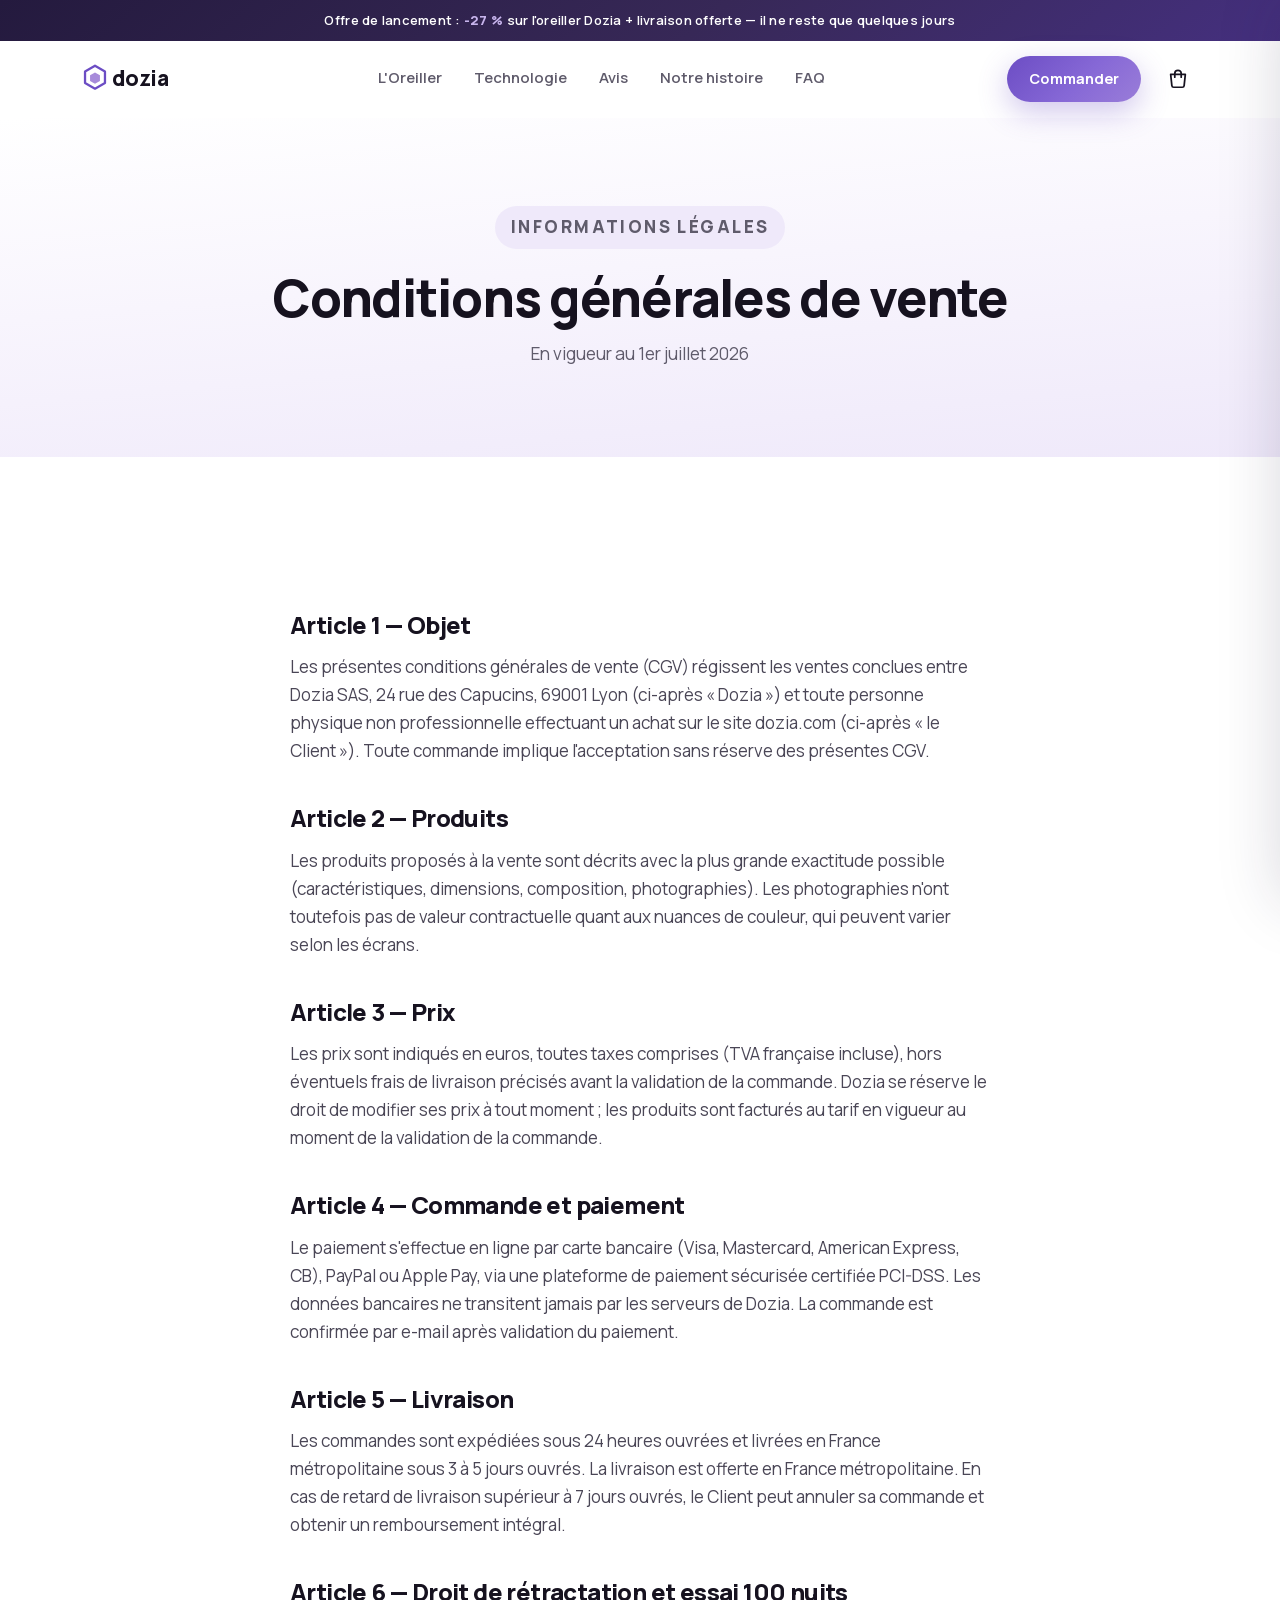
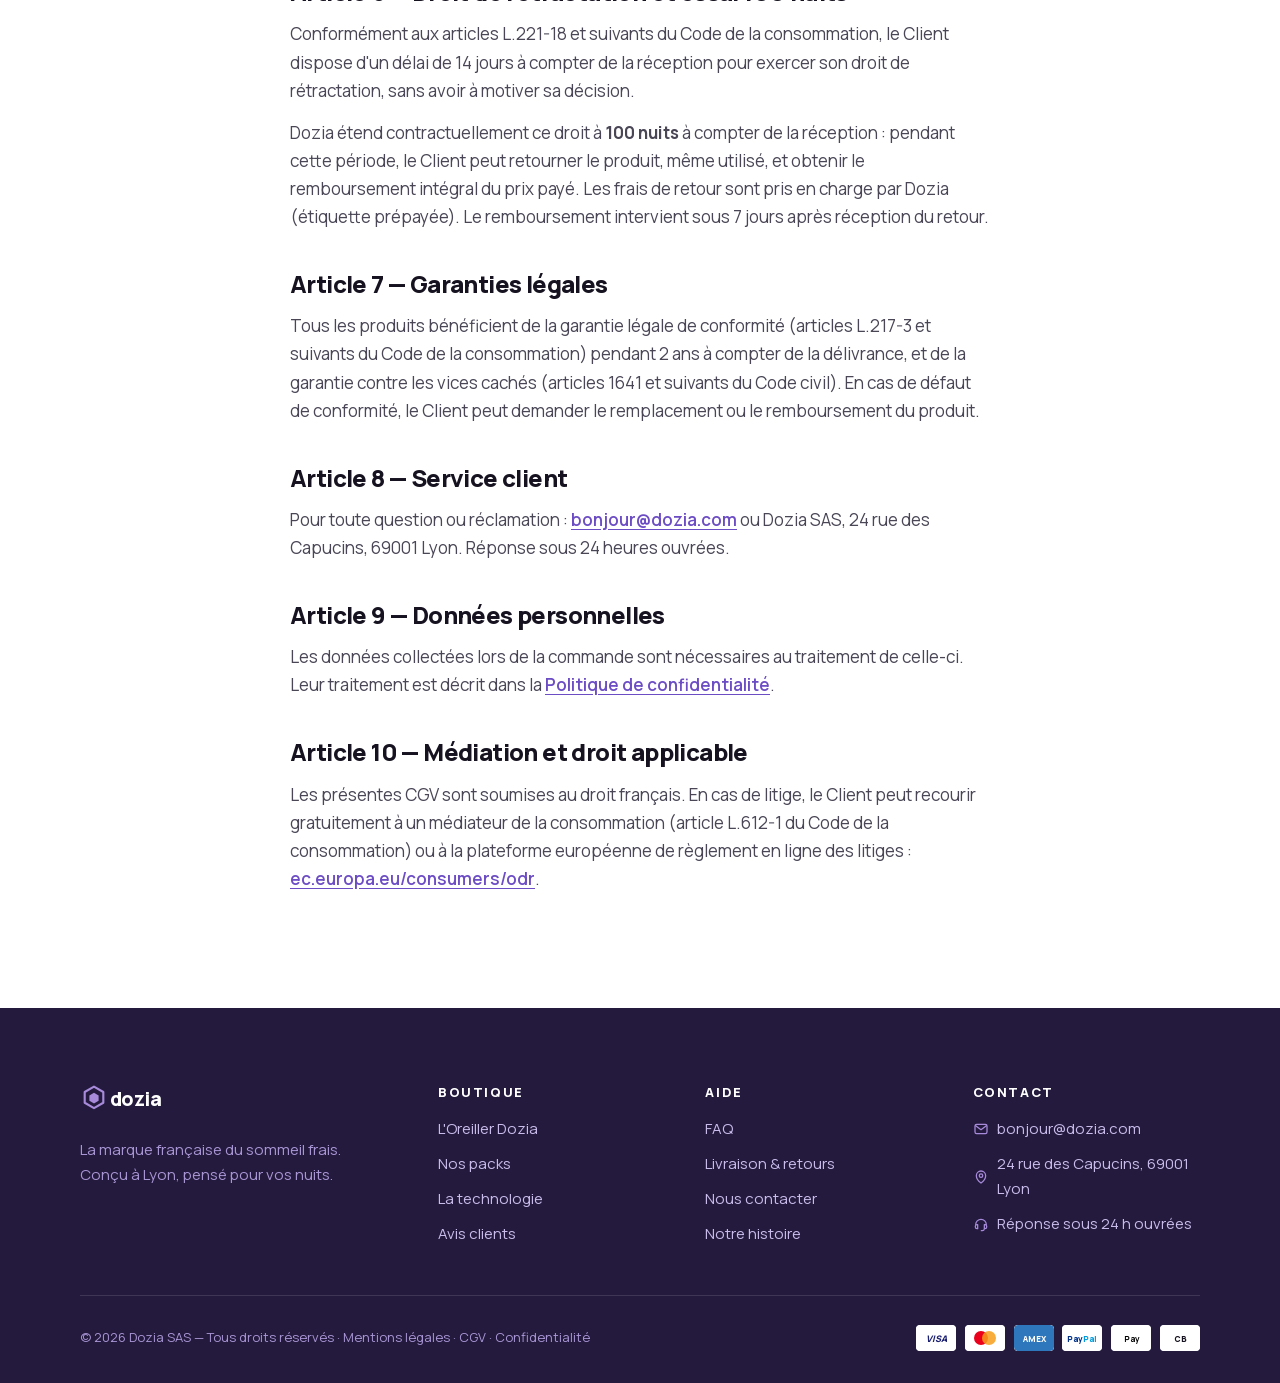
<file: cgv.html>
<!DOCTYPE html>
<html lang="fr">
<head>
  <meta charset="UTF-8">
  <meta name="viewport" content="width=device-width, initial-scale=1.0">
  <title>Conditions générales de vente | Dozia</title>
  <meta name="description" content="Conditions générales de vente de la boutique dozia.com : prix, paiement sécurisé, livraison, essai 100 nuits, garanties légales et médiation.">
  <link rel="canonical" href="https://dozia.com/cgv.html">
  <link rel="icon" type="image/svg+xml" href="assets/img/favicon.svg">
  <meta property="og:type" content="website">
  <meta property="og:site_name" content="Dozia">
  <meta property="og:title" content="Conditions générales de vente | Dozia">
  <meta property="og:description" content="Conditions générales de vente de la boutique dozia.com : prix, paiement sécurisé, livraison, essai 100 nuits, garanties légales et médiation.">
  <meta property="og:image" content="https://dozia.com/assets/img/produit-principal.jpg">
  <meta property="og:url" content="https://dozia.com/cgv.html">
  <meta property="og:locale" content="fr_FR">
  <link rel="preload" href="assets/fonts/manrope-latin.woff2" as="font" type="font/woff2" crossorigin>
  <link rel="stylesheet" href="assets/css/style.css">
</head>
<body>
  <a class="lien-evitement" href="#contenu">Aller au contenu principal</a>

  <svg xmlns="http://www.w3.org/2000/svg" style="display:none" aria-hidden="true">
    <symbol id="i-etoile" viewBox="0 0 24 24"><path fill="currentColor" d="M12 2l2.9 6.3 6.9.8-5.1 4.7 1.4 6.8L12 17.2 5.9 20.6l1.4-6.8L2.2 9.1l6.9-.8L12 2z"/></symbol>
    <symbol id="i-coche-cercle" viewBox="0 0 24 24"><circle cx="12" cy="12" r="10" fill="none" stroke="currentColor" stroke-width="2"/><path fill="none" stroke="currentColor" stroke-width="2.2" stroke-linecap="round" stroke-linejoin="round" d="M16 9.5l-5.2 5.5L8 12.4"/></symbol>
    <symbol id="i-croix" viewBox="0 0 24 24"><path fill="none" stroke="currentColor" stroke-width="2.4" stroke-linecap="round" d="M6 6l12 12M18 6L6 18"/></symbol>
    <symbol id="i-fleche" viewBox="0 0 24 24"><path fill="none" stroke="currentColor" stroke-width="2.4" stroke-linecap="round" stroke-linejoin="round" d="M5 12h14m-6-6l6 6-6 6"/></symbol>
    <symbol id="i-chevron" viewBox="0 0 24 24"><path fill="none" stroke="currentColor" stroke-width="2.4" stroke-linecap="round" stroke-linejoin="round" d="M6 9l6 6 6-6"/></symbol>
    <symbol id="i-camion" viewBox="0 0 24 24"><path fill="none" stroke="currentColor" stroke-width="1.9" stroke-linecap="round" stroke-linejoin="round" d="M1 8h13v8H1zM14 11h4l3 3v2h-7zM5.5 19a1.8 1.8 0 100-3.6 1.8 1.8 0 000 3.6zM17.5 19a1.8 1.8 0 100-3.6 1.8 1.8 0 000 3.6z"/></symbol>
    <symbol id="i-bouclier" viewBox="0 0 24 24"><path fill="none" stroke="currentColor" stroke-width="1.9" stroke-linecap="round" stroke-linejoin="round" d="M12 2l8 3.5v5.7c0 5-3.4 8.6-8 10.8-4.6-2.2-8-5.8-8-10.8V5.5L12 2z"/><path fill="none" stroke="currentColor" stroke-width="1.9" stroke-linecap="round" stroke-linejoin="round" d="M15.4 9.4l-4.3 4.6-2.5-2.3"/></symbol>
    <symbol id="i-cadenas" viewBox="0 0 24 24"><rect x="4.5" y="10.5" width="15" height="10" rx="2.5" fill="none" stroke="currentColor" stroke-width="1.9"/><path fill="none" stroke="currentColor" stroke-width="1.9" stroke-linecap="round" d="M8 10V7a4 4 0 018 0v3"/></symbol>
    <symbol id="i-lune" viewBox="0 0 24 24"><path fill="none" stroke="currentColor" stroke-width="1.9" stroke-linecap="round" stroke-linejoin="round" d="M21 13A8.5 8.5 0 1111 3a7 7 0 0010 10z"/></symbol>
    <symbol id="i-retour" viewBox="0 0 24 24"><path fill="none" stroke="currentColor" stroke-width="1.9" stroke-linecap="round" stroke-linejoin="round" d="M9 14L4 9l5-5M4 9h10a6 6 0 016 6v1a4 4 0 01-4 4h-4"/></symbol>
    <symbol id="i-coeur" viewBox="0 0 24 24"><path fill="none" stroke="currentColor" stroke-width="1.9" stroke-linecap="round" stroke-linejoin="round" d="M12 20.5C7 16.6 3 13.4 3 9.3 3 6.4 5.3 4.5 7.8 4.5c1.7 0 3.3.8 4.2 2.2.9-1.4 2.5-2.2 4.2-2.2 2.5 0 4.8 1.9 4.8 4.8 0 4.1-4 7.3-9 11.2z"/></symbol>
    <symbol id="i-colonne" viewBox="0 0 24 24"><path fill="none" stroke="currentColor" stroke-width="1.9" stroke-linecap="round" stroke-linejoin="round" d="M12 3v18M8.5 5.5h7M7.5 9.2h9M7 12.8h10M7.5 16.5h9M8.5 20h7"/></symbol>
    <symbol id="i-feuille" viewBox="0 0 24 24"><path fill="none" stroke="currentColor" stroke-width="1.9" stroke-linecap="round" stroke-linejoin="round" d="M5 20C5 9 12 4 20 4c0 11-6 16-13 16h-2zM5 20c1.5-5 4.5-9 9-11.5"/></symbol>
    <symbol id="i-panier" viewBox="0 0 24 24"><path fill="none" stroke="currentColor" stroke-width="1.9" stroke-linecap="round" stroke-linejoin="round" d="M4 7h16l-1.3 12.2a2 2 0 01-2 1.8H7.3a2 2 0 01-2-1.8L4 7zM8.5 10V6a3.5 3.5 0 017 0v4"/></symbol>
    <symbol id="i-france" viewBox="0 0 24 24"><path fill="none" stroke="currentColor" stroke-width="1.9" stroke-linecap="round" stroke-linejoin="round" d="M12 21s7-5.4 7-11a7 7 0 10-14 0c0 5.6 7 11 7 11z"/><circle cx="12" cy="10" r="2.6" fill="none" stroke="currentColor" stroke-width="1.9"/></symbol>
    <symbol id="i-mail" viewBox="0 0 24 24"><rect x="3" y="5" width="18" height="14" rx="2.5" fill="none" stroke="currentColor" stroke-width="1.9"/><path fill="none" stroke="currentColor" stroke-width="1.9" stroke-linecap="round" stroke-linejoin="round" d="M4 7l8 6 8-6"/></symbol>
    <symbol id="i-casque" viewBox="0 0 24 24"><path fill="none" stroke="currentColor" stroke-width="1.9" stroke-linecap="round" stroke-linejoin="round" d="M4 13a8 8 0 0116 0M3.5 15.5A2.5 2.5 0 016 13h1v6H6a2.5 2.5 0 01-2.5-2.5v-1zM20.5 15.5A2.5 2.5 0 0018 13h-1v6h1a2.5 2.5 0 002.5-2.5v-1zM17 19.5a3 3 0 01-3 2.5h-1.5"/></symbol>
    <symbol id="i-medaille" viewBox="0 0 24 24"><circle cx="12" cy="9" r="6" fill="none" stroke="currentColor" stroke-width="1.9"/><path fill="none" stroke="currentColor" stroke-width="1.9" stroke-linecap="round" stroke-linejoin="round" d="M8.5 14L7 21l5-2.5L17 21l-1.5-7"/></symbol>
    <symbol id="i-hexagones" viewBox="0 0 24 24"><path fill="none" stroke="currentColor" stroke-width="1.7" stroke-linejoin="round" d="M7 3.5l3.5 2v4l-3.5 2-3.5-2v-4l3.5-2zM17 3.5l3.5 2v4l-3.5 2-3.5-2v-4l3.5-2zM12 12.5l3.5 2v4l-3.5 2-3.5-2v-4l3.5-2z"/></symbol>
  </svg>

  <div class="barre-annonce">
    <p>Offre de lancement&nbsp;: <strong>-27&nbsp;%</strong> sur l'oreiller Dozia + livraison offerte — il ne reste que quelques jours</p>
  </div>

  <header class="entete" id="entete">
    <div class="conteneur entete-inner">
      <a href="index.html" class="logo" aria-label="Dozia — accueil">
        <svg viewBox="0 0 132 34" fill="none" xmlns="http://www.w3.org/2000/svg" role="img" aria-label="Dozia">
          <path d="M17 2l11.3 6.5v13L17 28 5.7 21.5v-13L17 2z" stroke="#6C4DC4" stroke-width="2.6" stroke-linejoin="round"/>
          <path d="M17 9.5l5.6 3.25v6.5L17 22.5l-5.6-3.25v-6.5L17 9.5z" fill="#A78BDA"/>
          <text x="36" y="25" font-family="Manrope, sans-serif" font-size="24" font-weight="800" letter-spacing="-0.5" fill="#16121F">dozia</text>
        </svg>
      </a>
      <nav class="nav-principale" id="nav" aria-label="Navigation principale">
        <a href="produit.html">L'Oreiller</a>
        <a href="index.html#technologie">Technologie</a>
        <a href="index.html#avis">Avis</a>
        <a href="notre-histoire.html">Notre histoire</a>
        <a href="faq.html">FAQ</a>
      </nav>
      <div class="entete-actions">
        <a href="produit.html" class="bouton bouton-primaire" style="padding:0.7rem 1.4rem;font-size:0.9rem;">Commander</a>
        <button class="bouton-panier" id="ouvrir-panier" aria-label="Ouvrir le panier">
          <svg width="22" height="22" aria-hidden="true"><use href="#i-panier"/></svg>
          <span class="panier-compte" id="panier-compte">0</span>
        </button>
        <button class="burger" id="burger" aria-label="Ouvrir le menu" aria-expanded="false" aria-controls="nav">
          <span></span><span></span><span></span>
        </button>
      </div>
    </div>
  </header>

  <main id="contenu">
    <section class="page-entete">
      <div class="conteneur">
        <p class="sur-titre" data-reveal>Informations légales</p>
        <h1 data-reveal style="--d:0.08s">Conditions générales de vente</h1>
        <p data-reveal style="--d:0.16s">En vigueur au 1er juillet 2026</p>
      </div>
    </section>

    <section class="section">
      <div class="conteneur prose">
        <h2>Article 1 — Objet</h2>
        <p>Les présentes conditions générales de vente (CGV) régissent les ventes conclues entre Dozia SAS, 24 rue des Capucins, 69001 Lyon (ci-après «&nbsp;Dozia&nbsp;») et toute personne physique non professionnelle effectuant un achat sur le site dozia.com (ci-après «&nbsp;le Client&nbsp;»). Toute commande implique l'acceptation sans réserve des présentes CGV.</p>

        <h2>Article 2 — Produits</h2>
        <p>Les produits proposés à la vente sont décrits avec la plus grande exactitude possible (caractéristiques, dimensions, composition, photographies). Les photographies n'ont toutefois pas de valeur contractuelle quant aux nuances de couleur, qui peuvent varier selon les écrans.</p>

        <h2>Article 3 — Prix</h2>
        <p>Les prix sont indiqués en euros, toutes taxes comprises (TVA française incluse), hors éventuels frais de livraison précisés avant la validation de la commande. Dozia se réserve le droit de modifier ses prix à tout moment&nbsp;; les produits sont facturés au tarif en vigueur au moment de la validation de la commande.</p>

        <h2>Article 4 — Commande et paiement</h2>
        <p>Le paiement s'effectue en ligne par carte bancaire (Visa, Mastercard, American Express, CB), PayPal ou Apple&nbsp;Pay, via une plateforme de paiement sécurisée certifiée PCI-DSS. Les données bancaires ne transitent jamais par les serveurs de Dozia. La commande est confirmée par e-mail après validation du paiement.</p>

        <h2>Article 5 — Livraison</h2>
        <p>Les commandes sont expédiées sous 24&nbsp;heures ouvrées et livrées en France métropolitaine sous 3 à 5 jours ouvrés. La livraison est offerte en France métropolitaine. En cas de retard de livraison supérieur à 7 jours ouvrés, le Client peut annuler sa commande et obtenir un remboursement intégral.</p>

        <h2>Article 6 — Droit de rétractation et essai 100 nuits</h2>
        <p>Conformément aux articles L.221-18 et suivants du Code de la consommation, le Client dispose d'un délai de 14 jours à compter de la réception pour exercer son droit de rétractation, sans avoir à motiver sa décision.</p>
        <p>Dozia étend contractuellement ce droit à <strong>100 nuits</strong> à compter de la réception&nbsp;: pendant cette période, le Client peut retourner le produit, même utilisé, et obtenir le remboursement intégral du prix payé. Les frais de retour sont pris en charge par Dozia (étiquette prépayée). Le remboursement intervient sous 7 jours après réception du retour.</p>

        <h2>Article 7 — Garanties légales</h2>
        <p>Tous les produits bénéficient de la garantie légale de conformité (articles L.217-3 et suivants du Code de la consommation) pendant 2 ans à compter de la délivrance, et de la garantie contre les vices cachés (articles 1641 et suivants du Code civil). En cas de défaut de conformité, le Client peut demander le remplacement ou le remboursement du produit.</p>

        <h2>Article 8 — Service client</h2>
        <p>Pour toute question ou réclamation&nbsp;: <a href="mailto:bonjour@dozia.com">bonjour@dozia.com</a> ou Dozia SAS, 24 rue des Capucins, 69001 Lyon. Réponse sous 24&nbsp;heures ouvrées.</p>

        <h2>Article 9 — Données personnelles</h2>
        <p>Les données collectées lors de la commande sont nécessaires au traitement de celle-ci. Leur traitement est décrit dans la <a href="confidentialite.html">Politique de confidentialité</a>.</p>

        <h2>Article 10 — Médiation et droit applicable</h2>
        <p>Les présentes CGV sont soumises au droit français. En cas de litige, le Client peut recourir gratuitement à un médiateur de la consommation (article L.612-1 du Code de la consommation) ou à la plateforme européenne de règlement en ligne des litiges&nbsp;: <a href="https://ec.europa.eu/consumers/odr" rel="noopener">ec.europa.eu/consumers/odr</a>.</p>
      </div>
    </section>
  </main>

  <footer class="pied">
    <div class="conteneur">
      <div class="pied-grille">
        <div>
          <a href="index.html" class="logo" aria-label="Dozia — accueil">
            <svg viewBox="0 0 132 34" fill="none" xmlns="http://www.w3.org/2000/svg" role="img" aria-label="Dozia">
          <path d="M17 2l11.3 6.5v13L17 28 5.7 21.5v-13L17 2z" stroke="#A78BDA" stroke-width="2.6" stroke-linejoin="round"/>
          <path d="M17 9.5l5.6 3.25v6.5L17 22.5l-5.6-3.25v-6.5L17 9.5z" fill="#A78BDA"/>
          <text x="36" y="25" font-family="Manrope, sans-serif" font-size="24" font-weight="800" letter-spacing="-0.5" fill="#FFFFFF">dozia</text>
        </svg>
          </a>
          <p class="pied-baseline">La marque française du sommeil frais. Conçu à Lyon, pensé pour vos nuits.</p>
        </div>
        <nav aria-label="Boutique">
          <h3>Boutique</h3>
          <ul>
            <li><a href="produit.html">L'Oreiller Dozia</a></li>
            <li><a href="index.html#offres">Nos packs</a></li>
            <li><a href="index.html#technologie">La technologie</a></li>
            <li><a href="index.html#avis">Avis clients</a></li>
          </ul>
        </nav>
        <nav aria-label="Aide">
          <h3>Aide</h3>
          <ul>
            <li><a href="faq.html">FAQ</a></li>
            <li><a href="livraison-retours.html">Livraison &amp; retours</a></li>
            <li><a href="contact.html">Nous contacter</a></li>
            <li><a href="notre-histoire.html">Notre histoire</a></li>
          </ul>
        </nav>
        <div>
          <h3>Contact</h3>
          <div class="pied-contact">
            <span><svg aria-hidden="true"><use href="#i-mail"/></svg><a href="mailto:bonjour@dozia.com">bonjour@dozia.com</a></span>
            <span><svg aria-hidden="true"><use href="#i-france"/></svg>24 rue des Capucins, 69001 Lyon</span>
            <span><svg aria-hidden="true"><use href="#i-casque"/></svg>Réponse sous 24&nbsp;h ouvrées</span>
          </div>
        </div>
      </div>
      <div class="pied-bas">
        <p>© 2026 Dozia SAS — Tous droits réservés · <a href="mentions-legales.html">Mentions légales</a> · <a href="cgv.html">CGV</a> · <a href="confidentialite.html">Confidentialité</a></p>
        <div class="icones-paiement" aria-label="Moyens de paiement acceptés">
          <svg width="40" height="26" viewBox="0 0 40 26" role="img" aria-label="Visa"><rect width="40" height="26" rx="4" fill="#fff"/><text x="20" y="17" text-anchor="middle" font-family="Manrope, sans-serif" font-size="9" font-weight="800" font-style="italic" fill="#1A1F71">VISA</text></svg>
          <svg width="40" height="26" viewBox="0 0 40 26" role="img" aria-label="Mastercard"><rect width="40" height="26" rx="4" fill="#fff"/><circle cx="16" cy="13" r="7" fill="#EB001B"/><circle cx="24" cy="13" r="7" fill="#F79E1B" fill-opacity="0.85"/></svg>
          <svg width="40" height="26" viewBox="0 0 40 26" role="img" aria-label="American Express"><rect width="40" height="26" rx="4" fill="#2E77BC"/><text x="20" y="16.5" text-anchor="middle" font-family="Manrope, sans-serif" font-size="8" font-weight="800" fill="#fff">AMEX</text></svg>
          <svg width="40" height="26" viewBox="0 0 40 26" role="img" aria-label="PayPal"><rect width="40" height="26" rx="4" fill="#fff"/><text x="20" y="16.5" text-anchor="middle" font-family="Manrope, sans-serif" font-size="8" font-weight="800" fill="#003087">Pay<tspan fill="#009CDE">Pal</tspan></text></svg>
          <svg width="40" height="26" viewBox="0 0 40 26" role="img" aria-label="Apple Pay"><rect width="40" height="26" rx="4" fill="#fff"/><text x="20" y="16.5" text-anchor="middle" font-family="Manrope, sans-serif" font-size="8" font-weight="700" fill="#000"> Pay</text></svg>
          <svg width="40" height="26" viewBox="0 0 40 26" role="img" aria-label="Carte Bancaire"><rect width="40" height="26" rx="4" fill="#fff"/><text x="20" y="16.5" text-anchor="middle" font-family="Manrope, sans-serif" font-size="8" font-weight="800" fill="#16121F">CB</text></svg>
        </div>
      </div>
    </div>
  </footer>

  <div class="voile" id="voile" hidden></div>
  <aside class="tiroir-panier" id="tiroir-panier" aria-label="Panier" aria-hidden="true">
    <div class="tiroir-entete">
      <h2>Votre panier</h2>
      <button class="tiroir-fermer" id="fermer-panier" aria-label="Fermer le panier"><svg aria-hidden="true"><use href="#i-croix"/></svg></button>
    </div>
    <div class="progression-livraison" id="progression-livraison">
      <p id="texte-progression">Livraison offerte dès 50&nbsp;€ d'achat</p>
      <div class="barre-progression"><span id="barre-progression"></span></div>
    </div>
    <div class="tiroir-corps" id="tiroir-corps"></div>
    <div class="tiroir-pied">
      <div class="total-ligne">
        <span>Total <span class="mention">TVA incluse, livraison offerte</span></span>
        <span id="panier-total">0&nbsp;€</span>
      </div>
      <button class="bouton bouton-primaire bouton-bloc bouton-grand" id="bouton-commander"><svg width="18" height="18" aria-hidden="true"><use href="#i-cadenas"/></svg> Commander en toute sécurité</button>
      <div class="paiements-tiroir" aria-hidden="true">
        <svg width="36" height="22" viewBox="0 0 40 26"><rect width="40" height="26" rx="4" fill="#fff"/><text x="20" y="17" text-anchor="middle" font-family="Manrope, sans-serif" font-size="9" font-weight="800" font-style="italic" fill="#1A1F71">VISA</text></svg>
        <svg width="36" height="22" viewBox="0 0 40 26"><rect width="40" height="26" rx="4" fill="#fff"/><circle cx="16" cy="13" r="7" fill="#EB001B"/><circle cx="24" cy="13" r="7" fill="#F79E1B" fill-opacity="0.85"/></svg>
        <svg width="36" height="22" viewBox="0 0 40 26"><rect width="40" height="26" rx="4" fill="#fff"/><text x="20" y="16.5" text-anchor="middle" font-family="Manrope, sans-serif" font-size="8" font-weight="800" fill="#003087">Pay<tspan fill="#009CDE">Pal</tspan></text></svg>
        <svg width="36" height="22" viewBox="0 0 40 26"><rect width="40" height="26" rx="4" fill="#fff"/><text x="20" y="16.5" text-anchor="middle" font-family="Manrope, sans-serif" font-size="8" font-weight="700" fill="#000"> Pay</text></svg>
      </div>
    </div>
  </aside>

  <div class="toast" id="toast" role="status" aria-live="polite"></div>
  <div class="curseur" id="curseur" aria-hidden="true"></div>

  <script src="assets/js/main.js" defer></script>
</body>
</html>
</file>
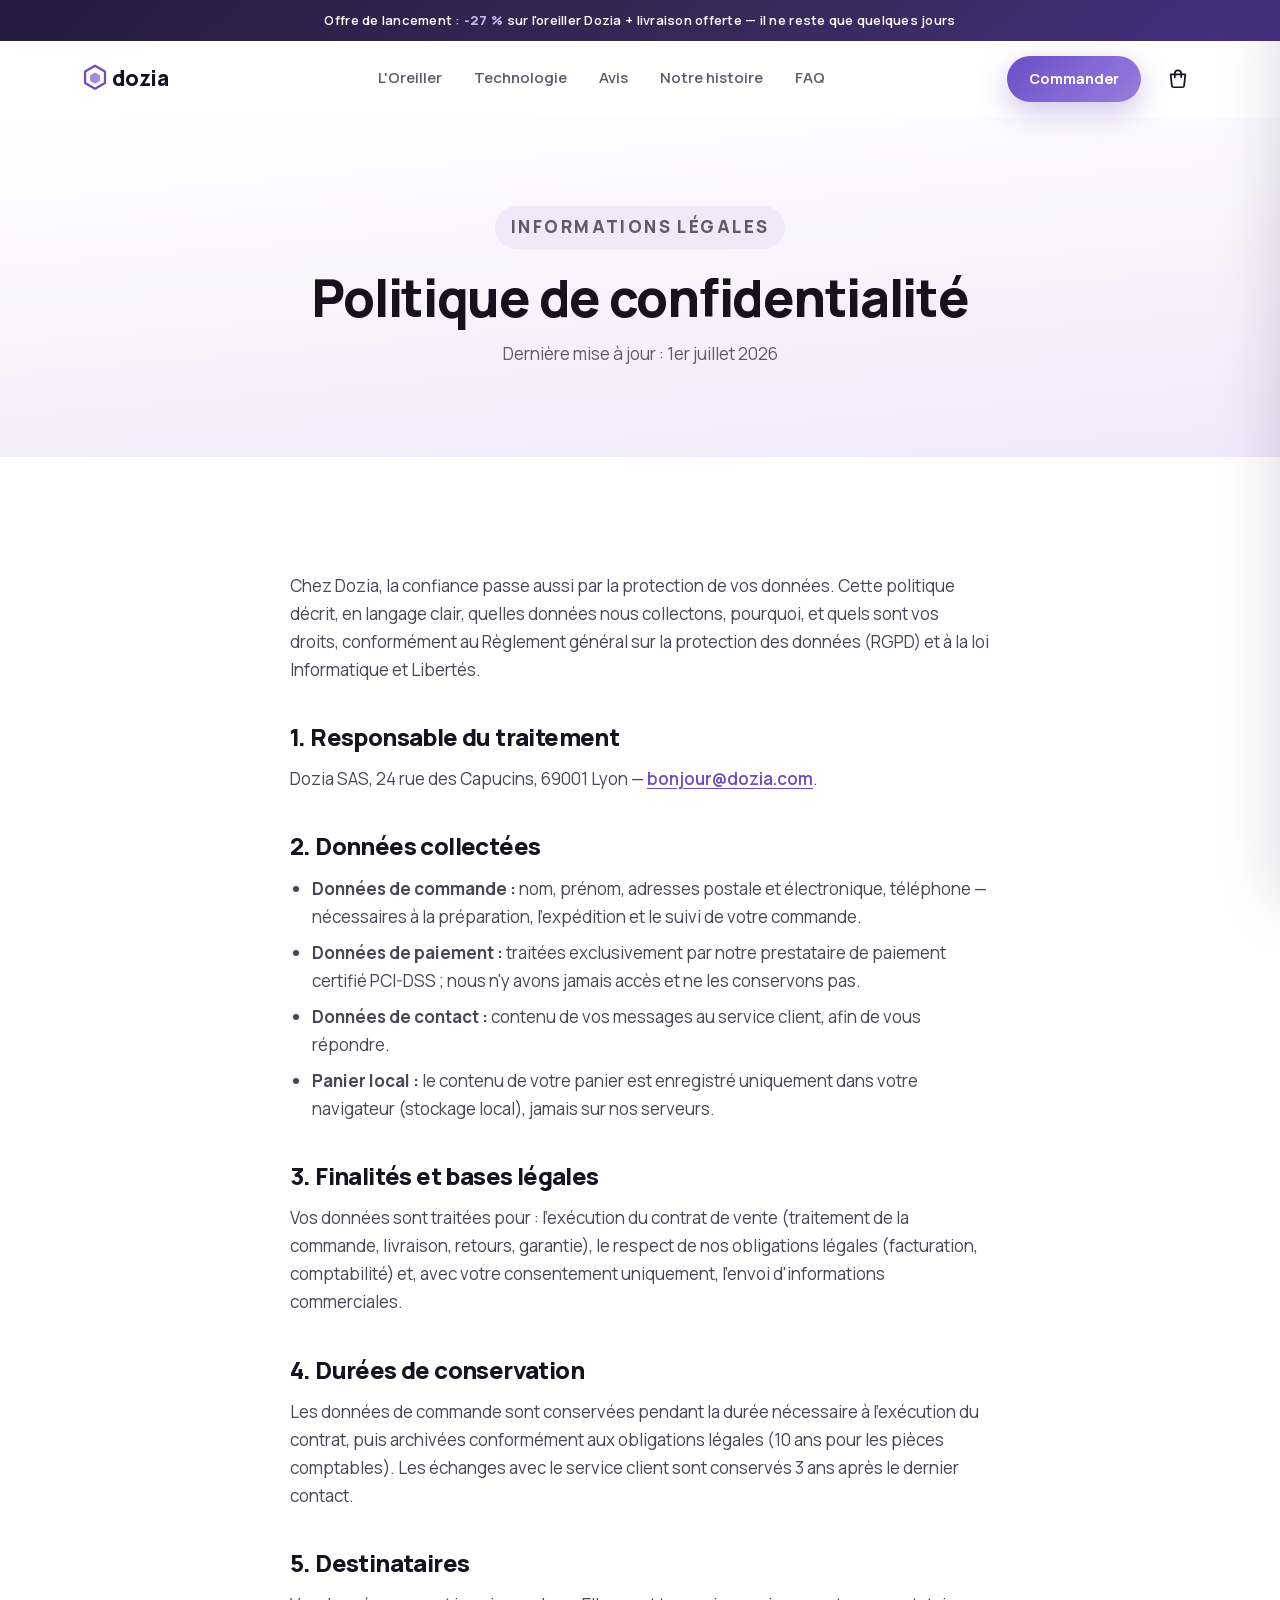
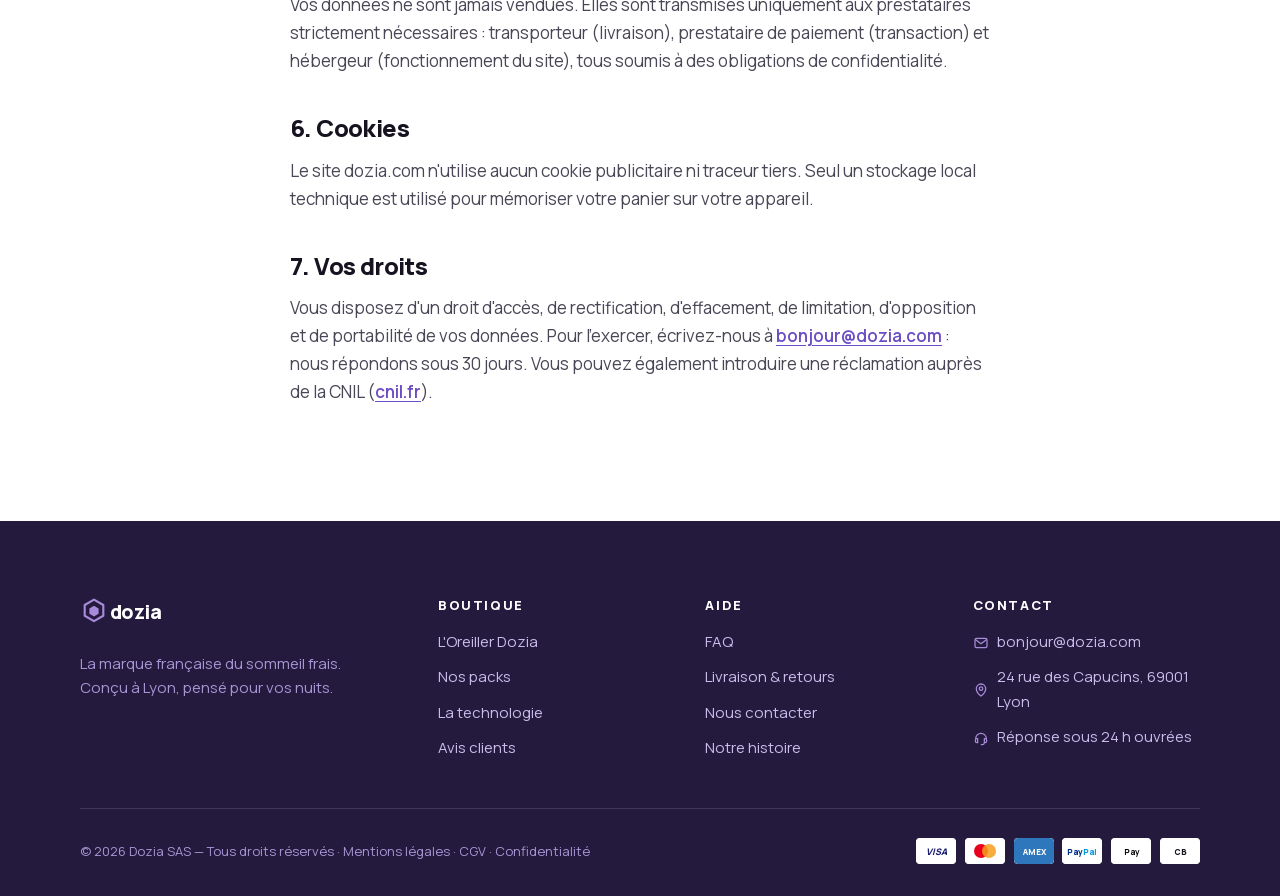
<file: confidentialite.html>
<!DOCTYPE html>
<html lang="fr">
<head>
  <meta charset="UTF-8">
  <meta name="viewport" content="width=device-width, initial-scale=1.0">
  <title>Politique de confidentialité | Dozia</title>
  <meta name="description" content="Comment Dozia protège vos données personnelles : collecte minimale, aucun cookie publicitaire, droits RGPD et contact CNIL. Transparence totale.">
  <link rel="canonical" href="https://dozia.com/confidentialite.html">
  <link rel="icon" type="image/svg+xml" href="assets/img/favicon.svg">
  <meta property="og:type" content="website">
  <meta property="og:site_name" content="Dozia">
  <meta property="og:title" content="Politique de confidentialité | Dozia">
  <meta property="og:description" content="Comment Dozia protège vos données personnelles : collecte minimale, aucun cookie publicitaire, droits RGPD et contact CNIL. Transparence totale.">
  <meta property="og:image" content="https://dozia.com/assets/img/produit-principal.jpg">
  <meta property="og:url" content="https://dozia.com/confidentialite.html">
  <meta property="og:locale" content="fr_FR">
  <link rel="preload" href="assets/fonts/manrope-latin.woff2" as="font" type="font/woff2" crossorigin>
  <link rel="stylesheet" href="assets/css/style.css">
</head>
<body>
  <a class="lien-evitement" href="#contenu">Aller au contenu principal</a>

  <svg xmlns="http://www.w3.org/2000/svg" style="display:none" aria-hidden="true">
    <symbol id="i-etoile" viewBox="0 0 24 24"><path fill="currentColor" d="M12 2l2.9 6.3 6.9.8-5.1 4.7 1.4 6.8L12 17.2 5.9 20.6l1.4-6.8L2.2 9.1l6.9-.8L12 2z"/></symbol>
    <symbol id="i-coche-cercle" viewBox="0 0 24 24"><circle cx="12" cy="12" r="10" fill="none" stroke="currentColor" stroke-width="2"/><path fill="none" stroke="currentColor" stroke-width="2.2" stroke-linecap="round" stroke-linejoin="round" d="M16 9.5l-5.2 5.5L8 12.4"/></symbol>
    <symbol id="i-croix" viewBox="0 0 24 24"><path fill="none" stroke="currentColor" stroke-width="2.4" stroke-linecap="round" d="M6 6l12 12M18 6L6 18"/></symbol>
    <symbol id="i-fleche" viewBox="0 0 24 24"><path fill="none" stroke="currentColor" stroke-width="2.4" stroke-linecap="round" stroke-linejoin="round" d="M5 12h14m-6-6l6 6-6 6"/></symbol>
    <symbol id="i-chevron" viewBox="0 0 24 24"><path fill="none" stroke="currentColor" stroke-width="2.4" stroke-linecap="round" stroke-linejoin="round" d="M6 9l6 6 6-6"/></symbol>
    <symbol id="i-camion" viewBox="0 0 24 24"><path fill="none" stroke="currentColor" stroke-width="1.9" stroke-linecap="round" stroke-linejoin="round" d="M1 8h13v8H1zM14 11h4l3 3v2h-7zM5.5 19a1.8 1.8 0 100-3.6 1.8 1.8 0 000 3.6zM17.5 19a1.8 1.8 0 100-3.6 1.8 1.8 0 000 3.6z"/></symbol>
    <symbol id="i-bouclier" viewBox="0 0 24 24"><path fill="none" stroke="currentColor" stroke-width="1.9" stroke-linecap="round" stroke-linejoin="round" d="M12 2l8 3.5v5.7c0 5-3.4 8.6-8 10.8-4.6-2.2-8-5.8-8-10.8V5.5L12 2z"/><path fill="none" stroke="currentColor" stroke-width="1.9" stroke-linecap="round" stroke-linejoin="round" d="M15.4 9.4l-4.3 4.6-2.5-2.3"/></symbol>
    <symbol id="i-cadenas" viewBox="0 0 24 24"><rect x="4.5" y="10.5" width="15" height="10" rx="2.5" fill="none" stroke="currentColor" stroke-width="1.9"/><path fill="none" stroke="currentColor" stroke-width="1.9" stroke-linecap="round" d="M8 10V7a4 4 0 018 0v3"/></symbol>
    <symbol id="i-lune" viewBox="0 0 24 24"><path fill="none" stroke="currentColor" stroke-width="1.9" stroke-linecap="round" stroke-linejoin="round" d="M21 13A8.5 8.5 0 1111 3a7 7 0 0010 10z"/></symbol>
    <symbol id="i-retour" viewBox="0 0 24 24"><path fill="none" stroke="currentColor" stroke-width="1.9" stroke-linecap="round" stroke-linejoin="round" d="M9 14L4 9l5-5M4 9h10a6 6 0 016 6v1a4 4 0 01-4 4h-4"/></symbol>
    <symbol id="i-coeur" viewBox="0 0 24 24"><path fill="none" stroke="currentColor" stroke-width="1.9" stroke-linecap="round" stroke-linejoin="round" d="M12 20.5C7 16.6 3 13.4 3 9.3 3 6.4 5.3 4.5 7.8 4.5c1.7 0 3.3.8 4.2 2.2.9-1.4 2.5-2.2 4.2-2.2 2.5 0 4.8 1.9 4.8 4.8 0 4.1-4 7.3-9 11.2z"/></symbol>
    <symbol id="i-colonne" viewBox="0 0 24 24"><path fill="none" stroke="currentColor" stroke-width="1.9" stroke-linecap="round" stroke-linejoin="round" d="M12 3v18M8.5 5.5h7M7.5 9.2h9M7 12.8h10M7.5 16.5h9M8.5 20h7"/></symbol>
    <symbol id="i-feuille" viewBox="0 0 24 24"><path fill="none" stroke="currentColor" stroke-width="1.9" stroke-linecap="round" stroke-linejoin="round" d="M5 20C5 9 12 4 20 4c0 11-6 16-13 16h-2zM5 20c1.5-5 4.5-9 9-11.5"/></symbol>
    <symbol id="i-panier" viewBox="0 0 24 24"><path fill="none" stroke="currentColor" stroke-width="1.9" stroke-linecap="round" stroke-linejoin="round" d="M4 7h16l-1.3 12.2a2 2 0 01-2 1.8H7.3a2 2 0 01-2-1.8L4 7zM8.5 10V6a3.5 3.5 0 017 0v4"/></symbol>
    <symbol id="i-france" viewBox="0 0 24 24"><path fill="none" stroke="currentColor" stroke-width="1.9" stroke-linecap="round" stroke-linejoin="round" d="M12 21s7-5.4 7-11a7 7 0 10-14 0c0 5.6 7 11 7 11z"/><circle cx="12" cy="10" r="2.6" fill="none" stroke="currentColor" stroke-width="1.9"/></symbol>
    <symbol id="i-mail" viewBox="0 0 24 24"><rect x="3" y="5" width="18" height="14" rx="2.5" fill="none" stroke="currentColor" stroke-width="1.9"/><path fill="none" stroke="currentColor" stroke-width="1.9" stroke-linecap="round" stroke-linejoin="round" d="M4 7l8 6 8-6"/></symbol>
    <symbol id="i-casque" viewBox="0 0 24 24"><path fill="none" stroke="currentColor" stroke-width="1.9" stroke-linecap="round" stroke-linejoin="round" d="M4 13a8 8 0 0116 0M3.5 15.5A2.5 2.5 0 016 13h1v6H6a2.5 2.5 0 01-2.5-2.5v-1zM20.5 15.5A2.5 2.5 0 0018 13h-1v6h1a2.5 2.5 0 002.5-2.5v-1zM17 19.5a3 3 0 01-3 2.5h-1.5"/></symbol>
    <symbol id="i-medaille" viewBox="0 0 24 24"><circle cx="12" cy="9" r="6" fill="none" stroke="currentColor" stroke-width="1.9"/><path fill="none" stroke="currentColor" stroke-width="1.9" stroke-linecap="round" stroke-linejoin="round" d="M8.5 14L7 21l5-2.5L17 21l-1.5-7"/></symbol>
    <symbol id="i-hexagones" viewBox="0 0 24 24"><path fill="none" stroke="currentColor" stroke-width="1.7" stroke-linejoin="round" d="M7 3.5l3.5 2v4l-3.5 2-3.5-2v-4l3.5-2zM17 3.5l3.5 2v4l-3.5 2-3.5-2v-4l3.5-2zM12 12.5l3.5 2v4l-3.5 2-3.5-2v-4l3.5-2z"/></symbol>
  </svg>

  <div class="barre-annonce">
    <p>Offre de lancement&nbsp;: <strong>-27&nbsp;%</strong> sur l'oreiller Dozia + livraison offerte — il ne reste que quelques jours</p>
  </div>

  <header class="entete" id="entete">
    <div class="conteneur entete-inner">
      <a href="index.html" class="logo" aria-label="Dozia — accueil">
        <svg viewBox="0 0 132 34" fill="none" xmlns="http://www.w3.org/2000/svg" role="img" aria-label="Dozia">
          <path d="M17 2l11.3 6.5v13L17 28 5.7 21.5v-13L17 2z" stroke="#6C4DC4" stroke-width="2.6" stroke-linejoin="round"/>
          <path d="M17 9.5l5.6 3.25v6.5L17 22.5l-5.6-3.25v-6.5L17 9.5z" fill="#A78BDA"/>
          <text x="36" y="25" font-family="Manrope, sans-serif" font-size="24" font-weight="800" letter-spacing="-0.5" fill="#16121F">dozia</text>
        </svg>
      </a>
      <nav class="nav-principale" id="nav" aria-label="Navigation principale">
        <a href="produit.html">L'Oreiller</a>
        <a href="index.html#technologie">Technologie</a>
        <a href="index.html#avis">Avis</a>
        <a href="notre-histoire.html">Notre histoire</a>
        <a href="faq.html">FAQ</a>
      </nav>
      <div class="entete-actions">
        <a href="produit.html" class="bouton bouton-primaire" style="padding:0.7rem 1.4rem;font-size:0.9rem;">Commander</a>
        <button class="bouton-panier" id="ouvrir-panier" aria-label="Ouvrir le panier">
          <svg width="22" height="22" aria-hidden="true"><use href="#i-panier"/></svg>
          <span class="panier-compte" id="panier-compte">0</span>
        </button>
        <button class="burger" id="burger" aria-label="Ouvrir le menu" aria-expanded="false" aria-controls="nav">
          <span></span><span></span><span></span>
        </button>
      </div>
    </div>
  </header>

  <main id="contenu">
    <section class="page-entete">
      <div class="conteneur">
        <p class="sur-titre" data-reveal>Informations légales</p>
        <h1 data-reveal style="--d:0.08s">Politique de confidentialité</h1>
        <p data-reveal style="--d:0.16s">Dernière mise à jour&nbsp;: 1er juillet 2026</p>
      </div>
    </section>

    <section class="section">
      <div class="conteneur prose">
        <p>Chez Dozia, la confiance passe aussi par la protection de vos données. Cette politique décrit, en langage clair, quelles données nous collectons, pourquoi, et quels sont vos droits, conformément au Règlement général sur la protection des données (RGPD) et à la loi Informatique et Libertés.</p>

        <h2>1. Responsable du traitement</h2>
        <p>Dozia SAS, 24 rue des Capucins, 69001 Lyon — <a href="mailto:bonjour@dozia.com">bonjour@dozia.com</a>.</p>

        <h2>2. Données collectées</h2>
        <ul>
          <li><strong>Données de commande&nbsp;:</strong> nom, prénom, adresses postale et électronique, téléphone — nécessaires à la préparation, l'expédition et le suivi de votre commande.</li>
          <li><strong>Données de paiement&nbsp;:</strong> traitées exclusivement par notre prestataire de paiement certifié PCI-DSS&nbsp;; nous n'y avons jamais accès et ne les conservons pas.</li>
          <li><strong>Données de contact&nbsp;:</strong> contenu de vos messages au service client, afin de vous répondre.</li>
          <li><strong>Panier local&nbsp;:</strong> le contenu de votre panier est enregistré uniquement dans votre navigateur (stockage local), jamais sur nos serveurs.</li>
        </ul>

        <h2>3. Finalités et bases légales</h2>
        <p>Vos données sont traitées pour&nbsp;: l'exécution du contrat de vente (traitement de la commande, livraison, retours, garantie), le respect de nos obligations légales (facturation, comptabilité) et, avec votre consentement uniquement, l'envoi d'informations commerciales.</p>

        <h2>4. Durées de conservation</h2>
        <p>Les données de commande sont conservées pendant la durée nécessaire à l'exécution du contrat, puis archivées conformément aux obligations légales (10 ans pour les pièces comptables). Les échanges avec le service client sont conservés 3 ans après le dernier contact.</p>

        <h2>5. Destinataires</h2>
        <p>Vos données ne sont jamais vendues. Elles sont transmises uniquement aux prestataires strictement nécessaires&nbsp;: transporteur (livraison), prestataire de paiement (transaction) et hébergeur (fonctionnement du site), tous soumis à des obligations de confidentialité.</p>

        <h2>6. Cookies</h2>
        <p>Le site dozia.com n'utilise aucun cookie publicitaire ni traceur tiers. Seul un stockage local technique est utilisé pour mémoriser votre panier sur votre appareil.</p>

        <h2>7. Vos droits</h2>
        <p>Vous disposez d'un droit d'accès, de rectification, d'effacement, de limitation, d'opposition et de portabilité de vos données. Pour l'exercer, écrivez-nous à <a href="mailto:bonjour@dozia.com">bonjour@dozia.com</a>&nbsp;: nous répondons sous 30 jours. Vous pouvez également introduire une réclamation auprès de la CNIL (<a href="https://www.cnil.fr" rel="noopener">cnil.fr</a>).</p>
      </div>
    </section>
  </main>

  <footer class="pied">
    <div class="conteneur">
      <div class="pied-grille">
        <div>
          <a href="index.html" class="logo" aria-label="Dozia — accueil">
            <svg viewBox="0 0 132 34" fill="none" xmlns="http://www.w3.org/2000/svg" role="img" aria-label="Dozia">
          <path d="M17 2l11.3 6.5v13L17 28 5.7 21.5v-13L17 2z" stroke="#A78BDA" stroke-width="2.6" stroke-linejoin="round"/>
          <path d="M17 9.5l5.6 3.25v6.5L17 22.5l-5.6-3.25v-6.5L17 9.5z" fill="#A78BDA"/>
          <text x="36" y="25" font-family="Manrope, sans-serif" font-size="24" font-weight="800" letter-spacing="-0.5" fill="#FFFFFF">dozia</text>
        </svg>
          </a>
          <p class="pied-baseline">La marque française du sommeil frais. Conçu à Lyon, pensé pour vos nuits.</p>
        </div>
        <nav aria-label="Boutique">
          <h3>Boutique</h3>
          <ul>
            <li><a href="produit.html">L'Oreiller Dozia</a></li>
            <li><a href="index.html#offres">Nos packs</a></li>
            <li><a href="index.html#technologie">La technologie</a></li>
            <li><a href="index.html#avis">Avis clients</a></li>
          </ul>
        </nav>
        <nav aria-label="Aide">
          <h3>Aide</h3>
          <ul>
            <li><a href="faq.html">FAQ</a></li>
            <li><a href="livraison-retours.html">Livraison &amp; retours</a></li>
            <li><a href="contact.html">Nous contacter</a></li>
            <li><a href="notre-histoire.html">Notre histoire</a></li>
          </ul>
        </nav>
        <div>
          <h3>Contact</h3>
          <div class="pied-contact">
            <span><svg aria-hidden="true"><use href="#i-mail"/></svg><a href="mailto:bonjour@dozia.com">bonjour@dozia.com</a></span>
            <span><svg aria-hidden="true"><use href="#i-france"/></svg>24 rue des Capucins, 69001 Lyon</span>
            <span><svg aria-hidden="true"><use href="#i-casque"/></svg>Réponse sous 24&nbsp;h ouvrées</span>
          </div>
        </div>
      </div>
      <div class="pied-bas">
        <p>© 2026 Dozia SAS — Tous droits réservés · <a href="mentions-legales.html">Mentions légales</a> · <a href="cgv.html">CGV</a> · <a href="confidentialite.html">Confidentialité</a></p>
        <div class="icones-paiement" aria-label="Moyens de paiement acceptés">
          <svg width="40" height="26" viewBox="0 0 40 26" role="img" aria-label="Visa"><rect width="40" height="26" rx="4" fill="#fff"/><text x="20" y="17" text-anchor="middle" font-family="Manrope, sans-serif" font-size="9" font-weight="800" font-style="italic" fill="#1A1F71">VISA</text></svg>
          <svg width="40" height="26" viewBox="0 0 40 26" role="img" aria-label="Mastercard"><rect width="40" height="26" rx="4" fill="#fff"/><circle cx="16" cy="13" r="7" fill="#EB001B"/><circle cx="24" cy="13" r="7" fill="#F79E1B" fill-opacity="0.85"/></svg>
          <svg width="40" height="26" viewBox="0 0 40 26" role="img" aria-label="American Express"><rect width="40" height="26" rx="4" fill="#2E77BC"/><text x="20" y="16.5" text-anchor="middle" font-family="Manrope, sans-serif" font-size="8" font-weight="800" fill="#fff">AMEX</text></svg>
          <svg width="40" height="26" viewBox="0 0 40 26" role="img" aria-label="PayPal"><rect width="40" height="26" rx="4" fill="#fff"/><text x="20" y="16.5" text-anchor="middle" font-family="Manrope, sans-serif" font-size="8" font-weight="800" fill="#003087">Pay<tspan fill="#009CDE">Pal</tspan></text></svg>
          <svg width="40" height="26" viewBox="0 0 40 26" role="img" aria-label="Apple Pay"><rect width="40" height="26" rx="4" fill="#fff"/><text x="20" y="16.5" text-anchor="middle" font-family="Manrope, sans-serif" font-size="8" font-weight="700" fill="#000"> Pay</text></svg>
          <svg width="40" height="26" viewBox="0 0 40 26" role="img" aria-label="Carte Bancaire"><rect width="40" height="26" rx="4" fill="#fff"/><text x="20" y="16.5" text-anchor="middle" font-family="Manrope, sans-serif" font-size="8" font-weight="800" fill="#16121F">CB</text></svg>
        </div>
      </div>
    </div>
  </footer>

  <div class="voile" id="voile" hidden></div>
  <aside class="tiroir-panier" id="tiroir-panier" aria-label="Panier" aria-hidden="true">
    <div class="tiroir-entete">
      <h2>Votre panier</h2>
      <button class="tiroir-fermer" id="fermer-panier" aria-label="Fermer le panier"><svg aria-hidden="true"><use href="#i-croix"/></svg></button>
    </div>
    <div class="progression-livraison" id="progression-livraison">
      <p id="texte-progression">Livraison offerte dès 50&nbsp;€ d'achat</p>
      <div class="barre-progression"><span id="barre-progression"></span></div>
    </div>
    <div class="tiroir-corps" id="tiroir-corps"></div>
    <div class="tiroir-pied">
      <div class="total-ligne">
        <span>Total <span class="mention">TVA incluse, livraison offerte</span></span>
        <span id="panier-total">0&nbsp;€</span>
      </div>
      <button class="bouton bouton-primaire bouton-bloc bouton-grand" id="bouton-commander"><svg width="18" height="18" aria-hidden="true"><use href="#i-cadenas"/></svg> Commander en toute sécurité</button>
      <div class="paiements-tiroir" aria-hidden="true">
        <svg width="36" height="22" viewBox="0 0 40 26"><rect width="40" height="26" rx="4" fill="#fff"/><text x="20" y="17" text-anchor="middle" font-family="Manrope, sans-serif" font-size="9" font-weight="800" font-style="italic" fill="#1A1F71">VISA</text></svg>
        <svg width="36" height="22" viewBox="0 0 40 26"><rect width="40" height="26" rx="4" fill="#fff"/><circle cx="16" cy="13" r="7" fill="#EB001B"/><circle cx="24" cy="13" r="7" fill="#F79E1B" fill-opacity="0.85"/></svg>
        <svg width="36" height="22" viewBox="0 0 40 26"><rect width="40" height="26" rx="4" fill="#fff"/><text x="20" y="16.5" text-anchor="middle" font-family="Manrope, sans-serif" font-size="8" font-weight="800" fill="#003087">Pay<tspan fill="#009CDE">Pal</tspan></text></svg>
        <svg width="36" height="22" viewBox="0 0 40 26"><rect width="40" height="26" rx="4" fill="#fff"/><text x="20" y="16.5" text-anchor="middle" font-family="Manrope, sans-serif" font-size="8" font-weight="700" fill="#000"> Pay</text></svg>
      </div>
    </div>
  </aside>

  <div class="toast" id="toast" role="status" aria-live="polite"></div>
  <div class="curseur" id="curseur" aria-hidden="true"></div>

  <script src="assets/js/main.js" defer></script>
</body>
</html>
</file>
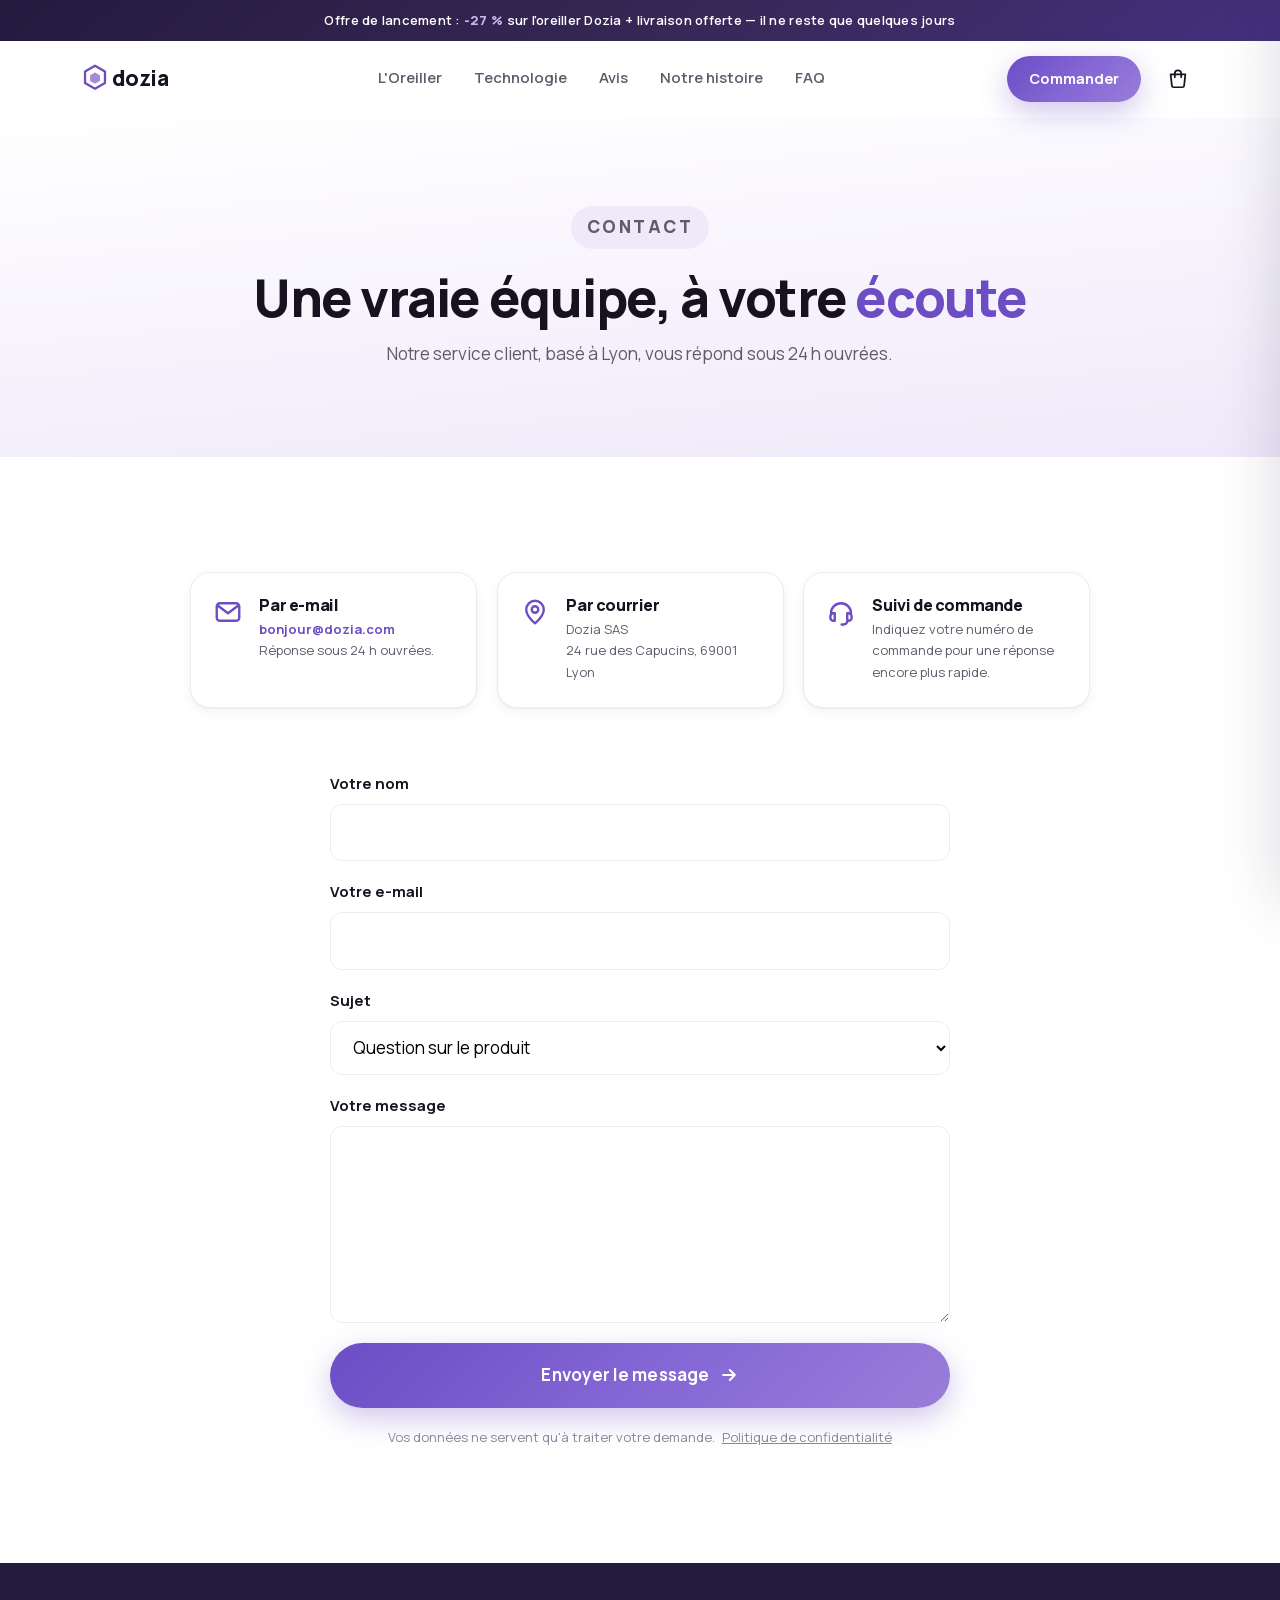
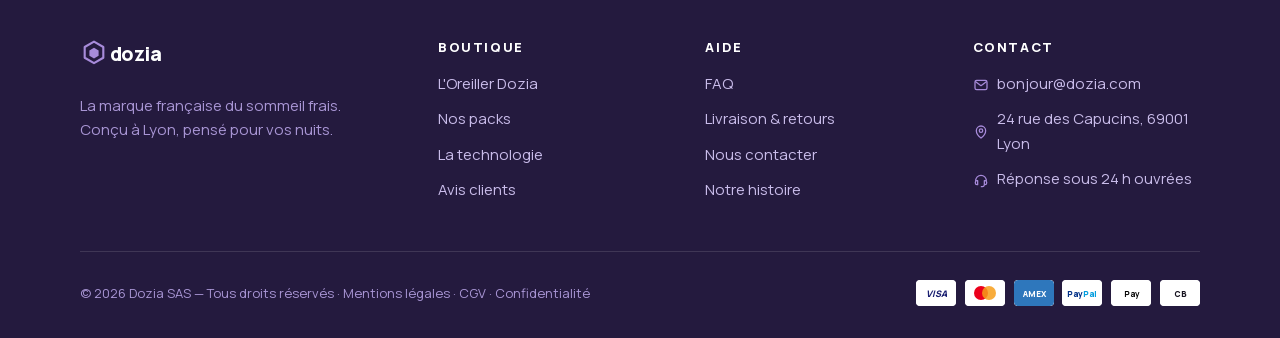
<file: contact.html>
<!DOCTYPE html>
<html lang="fr">
<head>
  <meta charset="UTF-8">
  <meta name="viewport" content="width=device-width, initial-scale=1.0">
  <title>Contact — Service client français | Dozia</title>
  <meta name="description" content="Une question sur votre oreiller Dozia ou votre commande ? Notre service client basé à Lyon vous répond sous 24 h ouvrées.">
  <link rel="canonical" href="https://dozia.com/contact.html">
  <link rel="icon" type="image/svg+xml" href="assets/img/favicon.svg">
  <meta property="og:type" content="website">
  <meta property="og:site_name" content="Dozia">
  <meta property="og:title" content="Contact — Service client français | Dozia">
  <meta property="og:description" content="Une question sur votre oreiller Dozia ou votre commande ? Notre service client basé à Lyon vous répond sous 24 h ouvrées.">
  <meta property="og:image" content="https://dozia.com/assets/img/produit-principal.jpg">
  <meta property="og:url" content="https://dozia.com/contact.html">
  <meta property="og:locale" content="fr_FR">
  <link rel="preload" href="assets/fonts/manrope-latin.woff2" as="font" type="font/woff2" crossorigin>
  <link rel="stylesheet" href="assets/css/style.css">
</head>
<body>
  <a class="lien-evitement" href="#contenu">Aller au contenu principal</a>

  <svg xmlns="http://www.w3.org/2000/svg" style="display:none" aria-hidden="true">
    <symbol id="i-etoile" viewBox="0 0 24 24"><path fill="currentColor" d="M12 2l2.9 6.3 6.9.8-5.1 4.7 1.4 6.8L12 17.2 5.9 20.6l1.4-6.8L2.2 9.1l6.9-.8L12 2z"/></symbol>
    <symbol id="i-coche-cercle" viewBox="0 0 24 24"><circle cx="12" cy="12" r="10" fill="none" stroke="currentColor" stroke-width="2"/><path fill="none" stroke="currentColor" stroke-width="2.2" stroke-linecap="round" stroke-linejoin="round" d="M16 9.5l-5.2 5.5L8 12.4"/></symbol>
    <symbol id="i-croix" viewBox="0 0 24 24"><path fill="none" stroke="currentColor" stroke-width="2.4" stroke-linecap="round" d="M6 6l12 12M18 6L6 18"/></symbol>
    <symbol id="i-fleche" viewBox="0 0 24 24"><path fill="none" stroke="currentColor" stroke-width="2.4" stroke-linecap="round" stroke-linejoin="round" d="M5 12h14m-6-6l6 6-6 6"/></symbol>
    <symbol id="i-chevron" viewBox="0 0 24 24"><path fill="none" stroke="currentColor" stroke-width="2.4" stroke-linecap="round" stroke-linejoin="round" d="M6 9l6 6 6-6"/></symbol>
    <symbol id="i-camion" viewBox="0 0 24 24"><path fill="none" stroke="currentColor" stroke-width="1.9" stroke-linecap="round" stroke-linejoin="round" d="M1 8h13v8H1zM14 11h4l3 3v2h-7zM5.5 19a1.8 1.8 0 100-3.6 1.8 1.8 0 000 3.6zM17.5 19a1.8 1.8 0 100-3.6 1.8 1.8 0 000 3.6z"/></symbol>
    <symbol id="i-bouclier" viewBox="0 0 24 24"><path fill="none" stroke="currentColor" stroke-width="1.9" stroke-linecap="round" stroke-linejoin="round" d="M12 2l8 3.5v5.7c0 5-3.4 8.6-8 10.8-4.6-2.2-8-5.8-8-10.8V5.5L12 2z"/><path fill="none" stroke="currentColor" stroke-width="1.9" stroke-linecap="round" stroke-linejoin="round" d="M15.4 9.4l-4.3 4.6-2.5-2.3"/></symbol>
    <symbol id="i-cadenas" viewBox="0 0 24 24"><rect x="4.5" y="10.5" width="15" height="10" rx="2.5" fill="none" stroke="currentColor" stroke-width="1.9"/><path fill="none" stroke="currentColor" stroke-width="1.9" stroke-linecap="round" d="M8 10V7a4 4 0 018 0v3"/></symbol>
    <symbol id="i-lune" viewBox="0 0 24 24"><path fill="none" stroke="currentColor" stroke-width="1.9" stroke-linecap="round" stroke-linejoin="round" d="M21 13A8.5 8.5 0 1111 3a7 7 0 0010 10z"/></symbol>
    <symbol id="i-retour" viewBox="0 0 24 24"><path fill="none" stroke="currentColor" stroke-width="1.9" stroke-linecap="round" stroke-linejoin="round" d="M9 14L4 9l5-5M4 9h10a6 6 0 016 6v1a4 4 0 01-4 4h-4"/></symbol>
    <symbol id="i-coeur" viewBox="0 0 24 24"><path fill="none" stroke="currentColor" stroke-width="1.9" stroke-linecap="round" stroke-linejoin="round" d="M12 20.5C7 16.6 3 13.4 3 9.3 3 6.4 5.3 4.5 7.8 4.5c1.7 0 3.3.8 4.2 2.2.9-1.4 2.5-2.2 4.2-2.2 2.5 0 4.8 1.9 4.8 4.8 0 4.1-4 7.3-9 11.2z"/></symbol>
    <symbol id="i-colonne" viewBox="0 0 24 24"><path fill="none" stroke="currentColor" stroke-width="1.9" stroke-linecap="round" stroke-linejoin="round" d="M12 3v18M8.5 5.5h7M7.5 9.2h9M7 12.8h10M7.5 16.5h9M8.5 20h7"/></symbol>
    <symbol id="i-feuille" viewBox="0 0 24 24"><path fill="none" stroke="currentColor" stroke-width="1.9" stroke-linecap="round" stroke-linejoin="round" d="M5 20C5 9 12 4 20 4c0 11-6 16-13 16h-2zM5 20c1.5-5 4.5-9 9-11.5"/></symbol>
    <symbol id="i-panier" viewBox="0 0 24 24"><path fill="none" stroke="currentColor" stroke-width="1.9" stroke-linecap="round" stroke-linejoin="round" d="M4 7h16l-1.3 12.2a2 2 0 01-2 1.8H7.3a2 2 0 01-2-1.8L4 7zM8.5 10V6a3.5 3.5 0 017 0v4"/></symbol>
    <symbol id="i-france" viewBox="0 0 24 24"><path fill="none" stroke="currentColor" stroke-width="1.9" stroke-linecap="round" stroke-linejoin="round" d="M12 21s7-5.4 7-11a7 7 0 10-14 0c0 5.6 7 11 7 11z"/><circle cx="12" cy="10" r="2.6" fill="none" stroke="currentColor" stroke-width="1.9"/></symbol>
    <symbol id="i-mail" viewBox="0 0 24 24"><rect x="3" y="5" width="18" height="14" rx="2.5" fill="none" stroke="currentColor" stroke-width="1.9"/><path fill="none" stroke="currentColor" stroke-width="1.9" stroke-linecap="round" stroke-linejoin="round" d="M4 7l8 6 8-6"/></symbol>
    <symbol id="i-casque" viewBox="0 0 24 24"><path fill="none" stroke="currentColor" stroke-width="1.9" stroke-linecap="round" stroke-linejoin="round" d="M4 13a8 8 0 0116 0M3.5 15.5A2.5 2.5 0 016 13h1v6H6a2.5 2.5 0 01-2.5-2.5v-1zM20.5 15.5A2.5 2.5 0 0018 13h-1v6h1a2.5 2.5 0 002.5-2.5v-1zM17 19.5a3 3 0 01-3 2.5h-1.5"/></symbol>
    <symbol id="i-medaille" viewBox="0 0 24 24"><circle cx="12" cy="9" r="6" fill="none" stroke="currentColor" stroke-width="1.9"/><path fill="none" stroke="currentColor" stroke-width="1.9" stroke-linecap="round" stroke-linejoin="round" d="M8.5 14L7 21l5-2.5L17 21l-1.5-7"/></symbol>
    <symbol id="i-hexagones" viewBox="0 0 24 24"><path fill="none" stroke="currentColor" stroke-width="1.7" stroke-linejoin="round" d="M7 3.5l3.5 2v4l-3.5 2-3.5-2v-4l3.5-2zM17 3.5l3.5 2v4l-3.5 2-3.5-2v-4l3.5-2zM12 12.5l3.5 2v4l-3.5 2-3.5-2v-4l3.5-2z"/></symbol>
  </svg>

  <div class="barre-annonce">
    <p>Offre de lancement&nbsp;: <strong>-27&nbsp;%</strong> sur l'oreiller Dozia + livraison offerte — il ne reste que quelques jours</p>
  </div>

  <header class="entete" id="entete">
    <div class="conteneur entete-inner">
      <a href="index.html" class="logo" aria-label="Dozia — accueil">
        <svg viewBox="0 0 132 34" fill="none" xmlns="http://www.w3.org/2000/svg" role="img" aria-label="Dozia">
          <path d="M17 2l11.3 6.5v13L17 28 5.7 21.5v-13L17 2z" stroke="#6C4DC4" stroke-width="2.6" stroke-linejoin="round"/>
          <path d="M17 9.5l5.6 3.25v6.5L17 22.5l-5.6-3.25v-6.5L17 9.5z" fill="#A78BDA"/>
          <text x="36" y="25" font-family="Manrope, sans-serif" font-size="24" font-weight="800" letter-spacing="-0.5" fill="#16121F">dozia</text>
        </svg>
      </a>
      <nav class="nav-principale" id="nav" aria-label="Navigation principale">
        <a href="produit.html">L'Oreiller</a>
        <a href="index.html#technologie">Technologie</a>
        <a href="index.html#avis">Avis</a>
        <a href="notre-histoire.html">Notre histoire</a>
        <a href="faq.html">FAQ</a>
      </nav>
      <div class="entete-actions">
        <a href="produit.html" class="bouton bouton-primaire" style="padding:0.7rem 1.4rem;font-size:0.9rem;">Commander</a>
        <button class="bouton-panier" id="ouvrir-panier" aria-label="Ouvrir le panier">
          <svg width="22" height="22" aria-hidden="true"><use href="#i-panier"/></svg>
          <span class="panier-compte" id="panier-compte">0</span>
        </button>
        <button class="burger" id="burger" aria-label="Ouvrir le menu" aria-expanded="false" aria-controls="nav">
          <span></span><span></span><span></span>
        </button>
      </div>
    </div>
  </header>

  <main id="contenu">
    <section class="page-entete">
      <div class="conteneur">
        <p class="sur-titre" data-reveal>Contact</p>
        <h1 data-reveal style="--d:0.08s">Une vraie équipe, à votre <em style="font-style:normal;color:var(--violet-600)">écoute</em></h1>
        <p data-reveal style="--d:0.16s">Notre service client, basé à Lyon, vous répond sous 24&nbsp;h ouvrées.</p>
      </div>
    </section>

    <section class="section">
      <div class="conteneur">
        <div class="grille-garanties" style="max-width:900px;margin-inline:auto;margin-bottom:4rem;">
          <div class="carte-garantie" data-reveal style="--d:0s">
            <svg aria-hidden="true"><use href="#i-mail"/></svg>
            <div><h3>Par e-mail</h3><p><a href="mailto:bonjour@dozia.com" style="color:var(--violet-600);font-weight:700;">bonjour@dozia.com</a><br>Réponse sous 24&nbsp;h ouvrées.</p></div>
          </div>
          <div class="carte-garantie" data-reveal style="--d:0.08s">
            <svg aria-hidden="true"><use href="#i-france"/></svg>
            <div><h3>Par courrier</h3><p>Dozia SAS<br>24 rue des Capucins, 69001 Lyon</p></div>
          </div>
          <div class="carte-garantie" data-reveal style="--d:0.16s">
            <svg aria-hidden="true"><use href="#i-casque"/></svg>
            <div><h3>Suivi de commande</h3><p>Indiquez votre numéro de commande pour une réponse encore plus rapide.</p></div>
          </div>
        </div>

        <form class="formulaire" action="mailto:bonjour@dozia.com" method="post" enctype="text/plain" data-reveal>
          <div class="champ">
            <label for="nom">Votre nom</label>
            <input type="text" id="nom" name="nom" autocomplete="name" required>
          </div>
          <div class="champ">
            <label for="email">Votre e-mail</label>
            <input type="email" id="email" name="email" autocomplete="email" required>
          </div>
          <div class="champ">
            <label for="sujet">Sujet</label>
            <select id="sujet" name="sujet">
              <option>Question sur le produit</option>
              <option>Suivi de commande</option>
              <option>Retour ou remboursement</option>
              <option>Presse et partenariats</option>
              <option>Autre demande</option>
            </select>
          </div>
          <div class="champ">
            <label for="message">Votre message</label>
            <textarea id="message" name="message" rows="6" required></textarea>
          </div>
          <button type="submit" class="bouton bouton-primaire bouton-grand">Envoyer le message <svg class="fleche" width="20" height="20" aria-hidden="true"><use href="#i-fleche"/></svg></button>
          <p class="note-sous-bouton" style="justify-content:center;">Vos données ne servent qu'à traiter votre demande. <a href="confidentialite.html" style="text-decoration:underline;">Politique de confidentialité</a></p>
        </form>
      </div>
    </section>
  </main>

  <footer class="pied">
    <div class="conteneur">
      <div class="pied-grille">
        <div>
          <a href="index.html" class="logo" aria-label="Dozia — accueil">
            <svg viewBox="0 0 132 34" fill="none" xmlns="http://www.w3.org/2000/svg" role="img" aria-label="Dozia">
          <path d="M17 2l11.3 6.5v13L17 28 5.7 21.5v-13L17 2z" stroke="#A78BDA" stroke-width="2.6" stroke-linejoin="round"/>
          <path d="M17 9.5l5.6 3.25v6.5L17 22.5l-5.6-3.25v-6.5L17 9.5z" fill="#A78BDA"/>
          <text x="36" y="25" font-family="Manrope, sans-serif" font-size="24" font-weight="800" letter-spacing="-0.5" fill="#FFFFFF">dozia</text>
        </svg>
          </a>
          <p class="pied-baseline">La marque française du sommeil frais. Conçu à Lyon, pensé pour vos nuits.</p>
        </div>
        <nav aria-label="Boutique">
          <h3>Boutique</h3>
          <ul>
            <li><a href="produit.html">L'Oreiller Dozia</a></li>
            <li><a href="index.html#offres">Nos packs</a></li>
            <li><a href="index.html#technologie">La technologie</a></li>
            <li><a href="index.html#avis">Avis clients</a></li>
          </ul>
        </nav>
        <nav aria-label="Aide">
          <h3>Aide</h3>
          <ul>
            <li><a href="faq.html">FAQ</a></li>
            <li><a href="livraison-retours.html">Livraison &amp; retours</a></li>
            <li><a href="contact.html">Nous contacter</a></li>
            <li><a href="notre-histoire.html">Notre histoire</a></li>
          </ul>
        </nav>
        <div>
          <h3>Contact</h3>
          <div class="pied-contact">
            <span><svg aria-hidden="true"><use href="#i-mail"/></svg><a href="mailto:bonjour@dozia.com">bonjour@dozia.com</a></span>
            <span><svg aria-hidden="true"><use href="#i-france"/></svg>24 rue des Capucins, 69001 Lyon</span>
            <span><svg aria-hidden="true"><use href="#i-casque"/></svg>Réponse sous 24&nbsp;h ouvrées</span>
          </div>
        </div>
      </div>
      <div class="pied-bas">
        <p>© 2026 Dozia SAS — Tous droits réservés · <a href="mentions-legales.html">Mentions légales</a> · <a href="cgv.html">CGV</a> · <a href="confidentialite.html">Confidentialité</a></p>
        <div class="icones-paiement" aria-label="Moyens de paiement acceptés">
          <svg width="40" height="26" viewBox="0 0 40 26" role="img" aria-label="Visa"><rect width="40" height="26" rx="4" fill="#fff"/><text x="20" y="17" text-anchor="middle" font-family="Manrope, sans-serif" font-size="9" font-weight="800" font-style="italic" fill="#1A1F71">VISA</text></svg>
          <svg width="40" height="26" viewBox="0 0 40 26" role="img" aria-label="Mastercard"><rect width="40" height="26" rx="4" fill="#fff"/><circle cx="16" cy="13" r="7" fill="#EB001B"/><circle cx="24" cy="13" r="7" fill="#F79E1B" fill-opacity="0.85"/></svg>
          <svg width="40" height="26" viewBox="0 0 40 26" role="img" aria-label="American Express"><rect width="40" height="26" rx="4" fill="#2E77BC"/><text x="20" y="16.5" text-anchor="middle" font-family="Manrope, sans-serif" font-size="8" font-weight="800" fill="#fff">AMEX</text></svg>
          <svg width="40" height="26" viewBox="0 0 40 26" role="img" aria-label="PayPal"><rect width="40" height="26" rx="4" fill="#fff"/><text x="20" y="16.5" text-anchor="middle" font-family="Manrope, sans-serif" font-size="8" font-weight="800" fill="#003087">Pay<tspan fill="#009CDE">Pal</tspan></text></svg>
          <svg width="40" height="26" viewBox="0 0 40 26" role="img" aria-label="Apple Pay"><rect width="40" height="26" rx="4" fill="#fff"/><text x="20" y="16.5" text-anchor="middle" font-family="Manrope, sans-serif" font-size="8" font-weight="700" fill="#000"> Pay</text></svg>
          <svg width="40" height="26" viewBox="0 0 40 26" role="img" aria-label="Carte Bancaire"><rect width="40" height="26" rx="4" fill="#fff"/><text x="20" y="16.5" text-anchor="middle" font-family="Manrope, sans-serif" font-size="8" font-weight="800" fill="#16121F">CB</text></svg>
        </div>
      </div>
    </div>
  </footer>

  <div class="voile" id="voile" hidden></div>
  <aside class="tiroir-panier" id="tiroir-panier" aria-label="Panier" aria-hidden="true">
    <div class="tiroir-entete">
      <h2>Votre panier</h2>
      <button class="tiroir-fermer" id="fermer-panier" aria-label="Fermer le panier"><svg aria-hidden="true"><use href="#i-croix"/></svg></button>
    </div>
    <div class="progression-livraison" id="progression-livraison">
      <p id="texte-progression">Livraison offerte dès 50&nbsp;€ d'achat</p>
      <div class="barre-progression"><span id="barre-progression"></span></div>
    </div>
    <div class="tiroir-corps" id="tiroir-corps"></div>
    <div class="tiroir-pied">
      <div class="total-ligne">
        <span>Total <span class="mention">TVA incluse, livraison offerte</span></span>
        <span id="panier-total">0&nbsp;€</span>
      </div>
      <button class="bouton bouton-primaire bouton-bloc bouton-grand" id="bouton-commander"><svg width="18" height="18" aria-hidden="true"><use href="#i-cadenas"/></svg> Commander en toute sécurité</button>
      <div class="paiements-tiroir" aria-hidden="true">
        <svg width="36" height="22" viewBox="0 0 40 26"><rect width="40" height="26" rx="4" fill="#fff"/><text x="20" y="17" text-anchor="middle" font-family="Manrope, sans-serif" font-size="9" font-weight="800" font-style="italic" fill="#1A1F71">VISA</text></svg>
        <svg width="36" height="22" viewBox="0 0 40 26"><rect width="40" height="26" rx="4" fill="#fff"/><circle cx="16" cy="13" r="7" fill="#EB001B"/><circle cx="24" cy="13" r="7" fill="#F79E1B" fill-opacity="0.85"/></svg>
        <svg width="36" height="22" viewBox="0 0 40 26"><rect width="40" height="26" rx="4" fill="#fff"/><text x="20" y="16.5" text-anchor="middle" font-family="Manrope, sans-serif" font-size="8" font-weight="800" fill="#003087">Pay<tspan fill="#009CDE">Pal</tspan></text></svg>
        <svg width="36" height="22" viewBox="0 0 40 26"><rect width="40" height="26" rx="4" fill="#fff"/><text x="20" y="16.5" text-anchor="middle" font-family="Manrope, sans-serif" font-size="8" font-weight="700" fill="#000"> Pay</text></svg>
      </div>
    </div>
  </aside>

  <div class="toast" id="toast" role="status" aria-live="polite"></div>
  <div class="curseur" id="curseur" aria-hidden="true"></div>

  <script src="assets/js/main.js" defer></script>
</body>
</html>
</file>
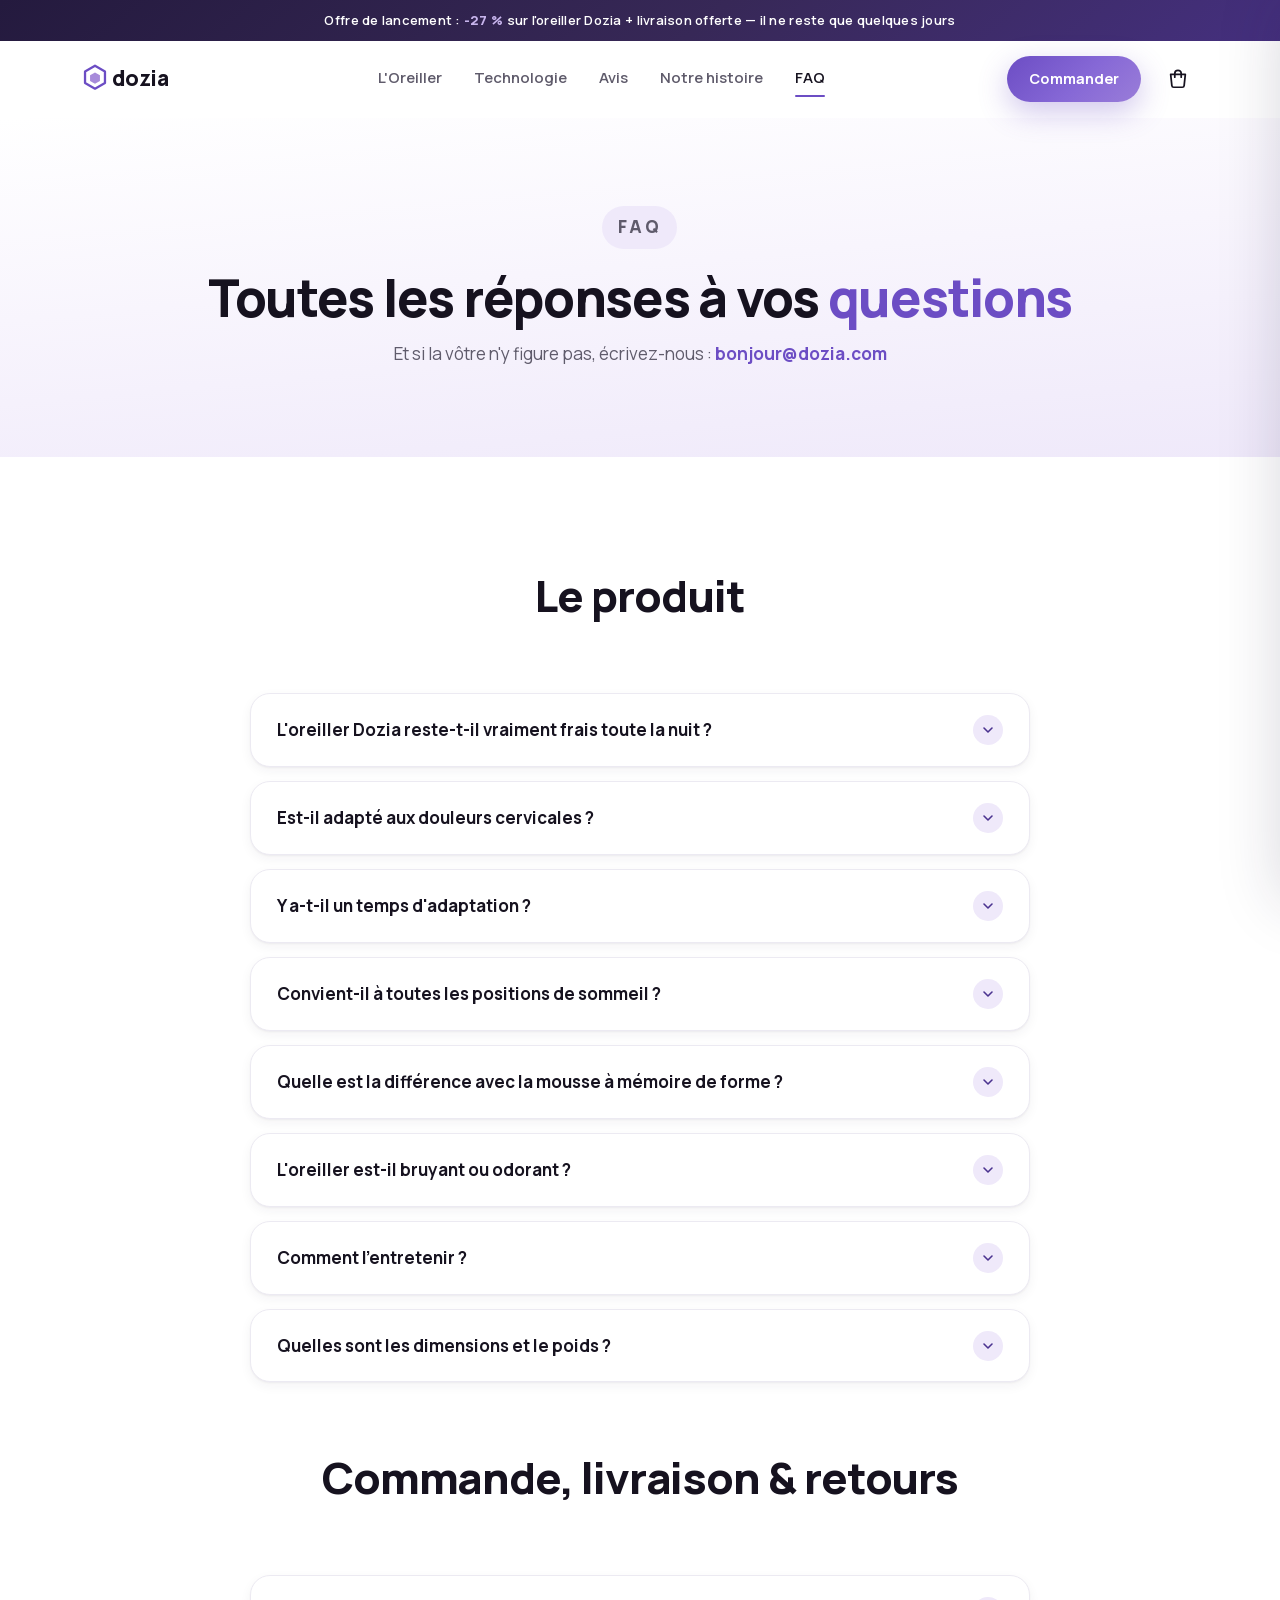
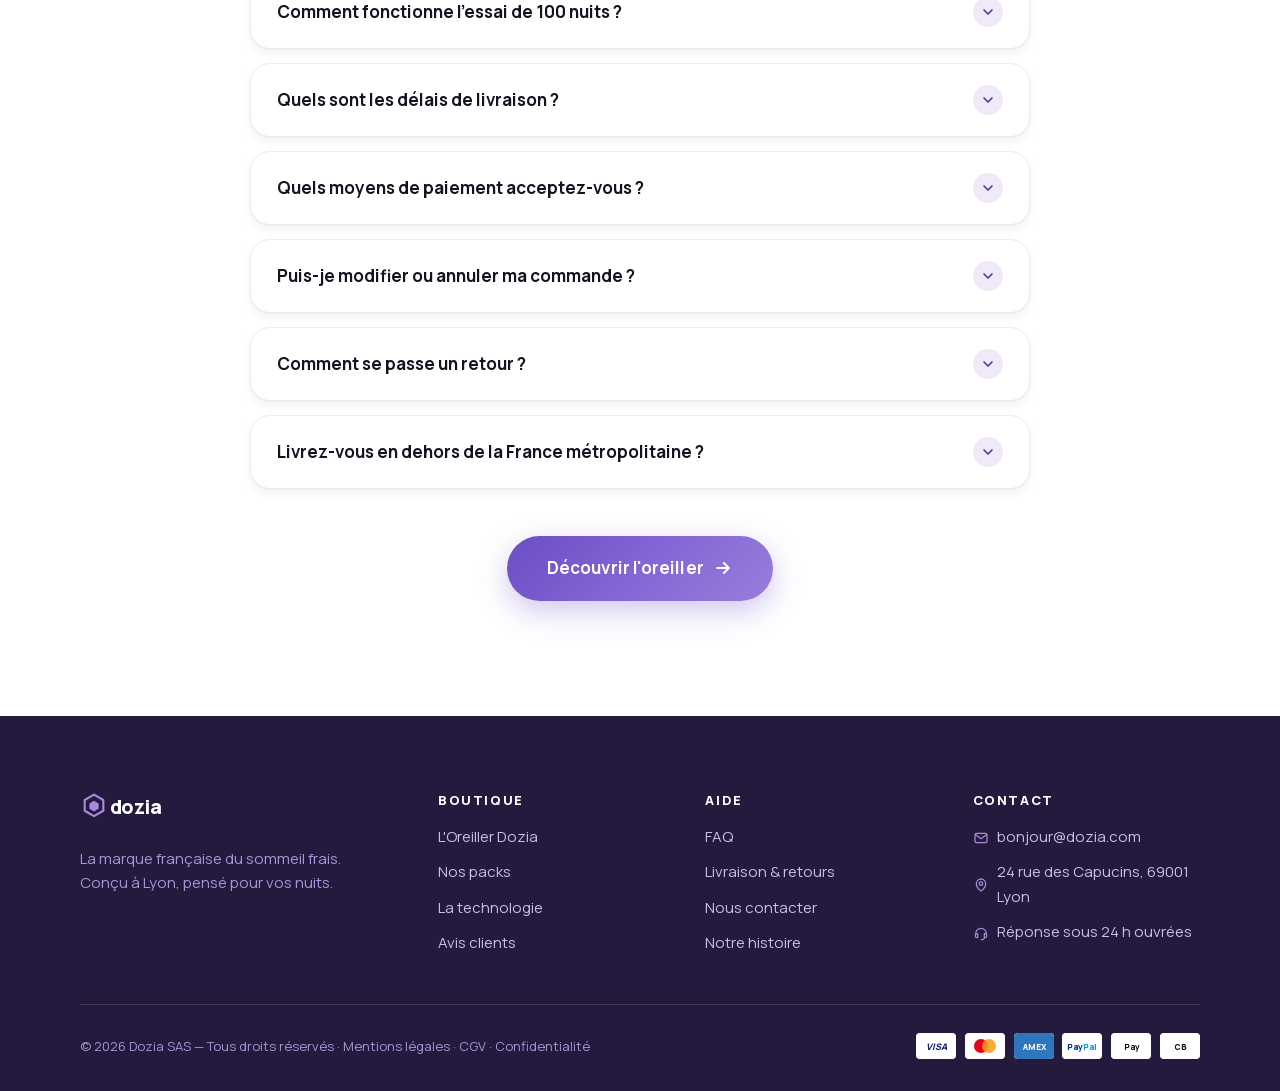
<file: faq.html>
<!DOCTYPE html>
<html lang="fr">
<head>
  <meta charset="UTF-8">
  <meta name="viewport" content="width=device-width, initial-scale=1.0">
  <title>FAQ — Questions fréquentes | Dozia</title>
  <meta name="description" content="Fraîcheur, douleurs cervicales, essai 100 nuits, livraison, retours, entretien : toutes les réponses sur l'oreiller ergonomique rafraîchissant Dozia.">
  <link rel="canonical" href="https://dozia.com/faq.html">
  <link rel="icon" type="image/svg+xml" href="assets/img/favicon.svg">
  <meta property="og:type" content="website">
  <meta property="og:site_name" content="Dozia">
  <meta property="og:title" content="FAQ — Questions fréquentes | Dozia">
  <meta property="og:description" content="Fraîcheur, douleurs cervicales, essai 100 nuits, livraison, retours, entretien : toutes les réponses sur l'oreiller ergonomique rafraîchissant Dozia.">
  <meta property="og:image" content="https://dozia.com/assets/img/produit-principal.jpg">
  <meta property="og:url" content="https://dozia.com/faq.html">
  <meta property="og:locale" content="fr_FR">
  <link rel="preload" href="assets/fonts/manrope-latin.woff2" as="font" type="font/woff2" crossorigin>
  <link rel="stylesheet" href="assets/css/style.css">
</head>
<body>
  <a class="lien-evitement" href="#contenu">Aller au contenu principal</a>

  <svg xmlns="http://www.w3.org/2000/svg" style="display:none" aria-hidden="true">
    <symbol id="i-etoile" viewBox="0 0 24 24"><path fill="currentColor" d="M12 2l2.9 6.3 6.9.8-5.1 4.7 1.4 6.8L12 17.2 5.9 20.6l1.4-6.8L2.2 9.1l6.9-.8L12 2z"/></symbol>
    <symbol id="i-coche-cercle" viewBox="0 0 24 24"><circle cx="12" cy="12" r="10" fill="none" stroke="currentColor" stroke-width="2"/><path fill="none" stroke="currentColor" stroke-width="2.2" stroke-linecap="round" stroke-linejoin="round" d="M16 9.5l-5.2 5.5L8 12.4"/></symbol>
    <symbol id="i-croix" viewBox="0 0 24 24"><path fill="none" stroke="currentColor" stroke-width="2.4" stroke-linecap="round" d="M6 6l12 12M18 6L6 18"/></symbol>
    <symbol id="i-fleche" viewBox="0 0 24 24"><path fill="none" stroke="currentColor" stroke-width="2.4" stroke-linecap="round" stroke-linejoin="round" d="M5 12h14m-6-6l6 6-6 6"/></symbol>
    <symbol id="i-chevron" viewBox="0 0 24 24"><path fill="none" stroke="currentColor" stroke-width="2.4" stroke-linecap="round" stroke-linejoin="round" d="M6 9l6 6 6-6"/></symbol>
    <symbol id="i-camion" viewBox="0 0 24 24"><path fill="none" stroke="currentColor" stroke-width="1.9" stroke-linecap="round" stroke-linejoin="round" d="M1 8h13v8H1zM14 11h4l3 3v2h-7zM5.5 19a1.8 1.8 0 100-3.6 1.8 1.8 0 000 3.6zM17.5 19a1.8 1.8 0 100-3.6 1.8 1.8 0 000 3.6z"/></symbol>
    <symbol id="i-bouclier" viewBox="0 0 24 24"><path fill="none" stroke="currentColor" stroke-width="1.9" stroke-linecap="round" stroke-linejoin="round" d="M12 2l8 3.5v5.7c0 5-3.4 8.6-8 10.8-4.6-2.2-8-5.8-8-10.8V5.5L12 2z"/><path fill="none" stroke="currentColor" stroke-width="1.9" stroke-linecap="round" stroke-linejoin="round" d="M15.4 9.4l-4.3 4.6-2.5-2.3"/></symbol>
    <symbol id="i-cadenas" viewBox="0 0 24 24"><rect x="4.5" y="10.5" width="15" height="10" rx="2.5" fill="none" stroke="currentColor" stroke-width="1.9"/><path fill="none" stroke="currentColor" stroke-width="1.9" stroke-linecap="round" d="M8 10V7a4 4 0 018 0v3"/></symbol>
    <symbol id="i-lune" viewBox="0 0 24 24"><path fill="none" stroke="currentColor" stroke-width="1.9" stroke-linecap="round" stroke-linejoin="round" d="M21 13A8.5 8.5 0 1111 3a7 7 0 0010 10z"/></symbol>
    <symbol id="i-retour" viewBox="0 0 24 24"><path fill="none" stroke="currentColor" stroke-width="1.9" stroke-linecap="round" stroke-linejoin="round" d="M9 14L4 9l5-5M4 9h10a6 6 0 016 6v1a4 4 0 01-4 4h-4"/></symbol>
    <symbol id="i-coeur" viewBox="0 0 24 24"><path fill="none" stroke="currentColor" stroke-width="1.9" stroke-linecap="round" stroke-linejoin="round" d="M12 20.5C7 16.6 3 13.4 3 9.3 3 6.4 5.3 4.5 7.8 4.5c1.7 0 3.3.8 4.2 2.2.9-1.4 2.5-2.2 4.2-2.2 2.5 0 4.8 1.9 4.8 4.8 0 4.1-4 7.3-9 11.2z"/></symbol>
    <symbol id="i-colonne" viewBox="0 0 24 24"><path fill="none" stroke="currentColor" stroke-width="1.9" stroke-linecap="round" stroke-linejoin="round" d="M12 3v18M8.5 5.5h7M7.5 9.2h9M7 12.8h10M7.5 16.5h9M8.5 20h7"/></symbol>
    <symbol id="i-feuille" viewBox="0 0 24 24"><path fill="none" stroke="currentColor" stroke-width="1.9" stroke-linecap="round" stroke-linejoin="round" d="M5 20C5 9 12 4 20 4c0 11-6 16-13 16h-2zM5 20c1.5-5 4.5-9 9-11.5"/></symbol>
    <symbol id="i-panier" viewBox="0 0 24 24"><path fill="none" stroke="currentColor" stroke-width="1.9" stroke-linecap="round" stroke-linejoin="round" d="M4 7h16l-1.3 12.2a2 2 0 01-2 1.8H7.3a2 2 0 01-2-1.8L4 7zM8.5 10V6a3.5 3.5 0 017 0v4"/></symbol>
    <symbol id="i-france" viewBox="0 0 24 24"><path fill="none" stroke="currentColor" stroke-width="1.9" stroke-linecap="round" stroke-linejoin="round" d="M12 21s7-5.4 7-11a7 7 0 10-14 0c0 5.6 7 11 7 11z"/><circle cx="12" cy="10" r="2.6" fill="none" stroke="currentColor" stroke-width="1.9"/></symbol>
    <symbol id="i-mail" viewBox="0 0 24 24"><rect x="3" y="5" width="18" height="14" rx="2.5" fill="none" stroke="currentColor" stroke-width="1.9"/><path fill="none" stroke="currentColor" stroke-width="1.9" stroke-linecap="round" stroke-linejoin="round" d="M4 7l8 6 8-6"/></symbol>
    <symbol id="i-casque" viewBox="0 0 24 24"><path fill="none" stroke="currentColor" stroke-width="1.9" stroke-linecap="round" stroke-linejoin="round" d="M4 13a8 8 0 0116 0M3.5 15.5A2.5 2.5 0 016 13h1v6H6a2.5 2.5 0 01-2.5-2.5v-1zM20.5 15.5A2.5 2.5 0 0018 13h-1v6h1a2.5 2.5 0 002.5-2.5v-1zM17 19.5a3 3 0 01-3 2.5h-1.5"/></symbol>
    <symbol id="i-medaille" viewBox="0 0 24 24"><circle cx="12" cy="9" r="6" fill="none" stroke="currentColor" stroke-width="1.9"/><path fill="none" stroke="currentColor" stroke-width="1.9" stroke-linecap="round" stroke-linejoin="round" d="M8.5 14L7 21l5-2.5L17 21l-1.5-7"/></symbol>
    <symbol id="i-hexagones" viewBox="0 0 24 24"><path fill="none" stroke="currentColor" stroke-width="1.7" stroke-linejoin="round" d="M7 3.5l3.5 2v4l-3.5 2-3.5-2v-4l3.5-2zM17 3.5l3.5 2v4l-3.5 2-3.5-2v-4l3.5-2zM12 12.5l3.5 2v4l-3.5 2-3.5-2v-4l3.5-2z"/></symbol>
  </svg>

  <div class="barre-annonce">
    <p>Offre de lancement&nbsp;: <strong>-27&nbsp;%</strong> sur l'oreiller Dozia + livraison offerte — il ne reste que quelques jours</p>
  </div>

  <header class="entete" id="entete">
    <div class="conteneur entete-inner">
      <a href="index.html" class="logo" aria-label="Dozia — accueil">
        <svg viewBox="0 0 132 34" fill="none" xmlns="http://www.w3.org/2000/svg" role="img" aria-label="Dozia">
          <path d="M17 2l11.3 6.5v13L17 28 5.7 21.5v-13L17 2z" stroke="#6C4DC4" stroke-width="2.6" stroke-linejoin="round"/>
          <path d="M17 9.5l5.6 3.25v6.5L17 22.5l-5.6-3.25v-6.5L17 9.5z" fill="#A78BDA"/>
          <text x="36" y="25" font-family="Manrope, sans-serif" font-size="24" font-weight="800" letter-spacing="-0.5" fill="#16121F">dozia</text>
        </svg>
      </a>
      <nav class="nav-principale" id="nav" aria-label="Navigation principale">
        <a href="produit.html">L'Oreiller</a>
        <a href="index.html#technologie">Technologie</a>
        <a href="index.html#avis">Avis</a>
        <a href="notre-histoire.html">Notre histoire</a>
        <a href="faq.html" aria-current="page">FAQ</a>
      </nav>
      <div class="entete-actions">
        <a href="produit.html" class="bouton bouton-primaire" style="padding:0.7rem 1.4rem;font-size:0.9rem;">Commander</a>
        <button class="bouton-panier" id="ouvrir-panier" aria-label="Ouvrir le panier">
          <svg width="22" height="22" aria-hidden="true"><use href="#i-panier"/></svg>
          <span class="panier-compte" id="panier-compte">0</span>
        </button>
        <button class="burger" id="burger" aria-label="Ouvrir le menu" aria-expanded="false" aria-controls="nav">
          <span></span><span></span><span></span>
        </button>
      </div>
    </div>
  </header>

  <main id="contenu">
    <section class="page-entete">
      <div class="conteneur">
        <p class="sur-titre" data-reveal>FAQ</p>
        <h1 data-reveal style="--d:0.08s">Toutes les réponses à vos <em style="font-style:normal;color:var(--violet-600)">questions</em></h1>
        <p data-reveal style="--d:0.16s">Et si la vôtre n'y figure pas, écrivez-nous&nbsp;: <a href="mailto:bonjour@dozia.com" style="color:var(--violet-600);font-weight:700;">bonjour@dozia.com</a></p>
      </div>
    </section>

    <section class="section">
      <div class="conteneur">
        <div class="entete-section">
          <h2 class="titre-section" data-reveal>Le produit</h2>
        </div>
        <div class="liste-faq" data-reveal>
          <details class="item-faq">
            <summary>L'oreiller Dozia reste-t-il vraiment frais toute la nuit&nbsp;? <span class="chevron"><svg aria-hidden="true"><use href="#i-chevron"/></svg></span></summary>
            <div class="reponse"><p>Oui. Contrairement à la mousse à mémoire de forme qui emmagasine la chaleur, la structure alvéolaire ouverte du TPE laisse l'air circuler en continu à travers des centaines de cellules. La chaleur est évacuée à chaque mouvement&nbsp;: la surface reste fraîche, sans avoir à retourner l'oreiller.</p></div>
          </details>
          <details class="item-faq">
            <summary>Est-il adapté aux douleurs cervicales&nbsp;? <span class="chevron"><svg aria-hidden="true"><use href="#i-chevron"/></svg></span></summary>
            <div class="reponse"><p>L'oreiller Dozia maintient l'alignement naturel de la nuque et de la colonne. Sa structure cède uniquement là où votre tête appuie et soutient fermement la courbe cervicale. La plupart de nos clients constatent une nette réduction des raideurs matinales dès les premières semaines.</p><p>En cas de pathologie cervicale diagnostiquée, demandez conseil à votre médecin ou kinésithérapeute.</p></div>
          </details>
          <details class="item-faq">
            <summary>Y a-t-il un temps d'adaptation&nbsp;? <span class="chevron"><svg aria-hidden="true"><use href="#i-chevron"/></svg></span></summary>
            <div class="reponse"><p>Oui, soyons transparents&nbsp;: la sensation du TPE alvéolaire est différente d'un oreiller classique. Comptez 3 à 7 nuits pour que votre corps s'y habitue pleinement. C'est précisément pour cela que nous offrons 100 nuits d'essai.</p></div>
          </details>
          <details class="item-faq">
            <summary>Convient-il à toutes les positions de sommeil&nbsp;? <span class="chevron"><svg aria-hidden="true"><use href="#i-chevron"/></svg></span></summary>
            <div class="reponse"><p>Oui. La double hauteur ergonomique (10&nbsp;cm / 8&nbsp;cm) et l'adaptation instantanée des alvéoles conviennent aux dormeurs sur le côté, sur le dos, sur le ventre et aux dormeurs agités.</p></div>
          </details>
          <details class="item-faq">
            <summary>Quelle est la différence avec la mousse à mémoire de forme&nbsp;? <span class="chevron"><svg aria-hidden="true"><use href="#i-chevron"/></svg></span></summary>
            <div class="reponse"><p>La mousse à mémoire de forme est dense et fermée&nbsp;: elle retient la chaleur, réagit lentement et se tasse en un à deux ans. Le TPE alvéolaire est ouvert et élastique&nbsp;: il laisse l'air circuler, s'adapte instantanément et conserve sa forme pendant des années. Il est de plus entièrement lavable à l'eau.</p></div>
          </details>
          <details class="item-faq">
            <summary>L'oreiller est-il bruyant ou odorant&nbsp;? <span class="chevron"><svg aria-hidden="true"><use href="#i-chevron"/></svg></span></summary>
            <div class="reponse"><p>Non. Le TPE est totalement silencieux et sans odeur (sans BPA, sans solvants). Un éventuel léger parfum de neuf disparaît en quelques heures à l'air libre.</p></div>
          </details>
          <details class="item-faq">
            <summary>Comment l'entretenir&nbsp;? <span class="chevron"><svg aria-hidden="true"><use href="#i-chevron"/></svg></span></summary>
            <div class="reponse"><p>La housse en maille 3D se lave en machine à 30&nbsp;°C. Le cœur en TPE se rince à l'eau tiède savonneuse et sèche à l'air libre en quelques minutes. Nous recommandons un lavage mensuel de la housse.</p></div>
          </details>
          <details class="item-faq">
            <summary>Quelles sont les dimensions et le poids&nbsp;? <span class="chevron"><svg aria-hidden="true"><use href="#i-chevron"/></svg></span></summary>
            <div class="reponse"><p>60 × 40 cm, avec deux courbes de hauteur (10&nbsp;cm et 8&nbsp;cm). Poids&nbsp;: 2,6&nbsp;kg — un poids volontaire qui garantit que l'oreiller reste parfaitement en place toute la nuit.</p></div>
          </details>
        </div>
        <div class="entete-section" style="margin-top:4.5rem;">
          <h2 class="titre-section" data-reveal>Commande, livraison &amp; retours</h2>
        </div>
        <div class="liste-faq" data-reveal>
          <details class="item-faq">
            <summary>Comment fonctionne l'essai de 100 nuits&nbsp;? <span class="chevron"><svg aria-hidden="true"><use href="#i-chevron"/></svg></span></summary>
            <div class="reponse"><p>Vous dormez sur votre oreiller Dozia pendant 100 nuits. S'il ne vous convient pas, contactez notre service client&nbsp;: nous vous envoyons une étiquette de retour prépayée et vous remboursons intégralement, sans justification à fournir.</p></div>
          </details>
          <details class="item-faq">
            <summary>Quels sont les délais de livraison&nbsp;? <span class="chevron"><svg aria-hidden="true"><use href="#i-chevron"/></svg></span></summary>
            <div class="reponse"><p>Votre commande est expédiée sous 24&nbsp;h ouvrées depuis notre entrepôt européen et livrée en 3 à 5 jours ouvrés en France métropolitaine, avec un numéro de suivi envoyé par e-mail. La livraison est offerte, sans minimum d'achat.</p></div>
          </details>
          <details class="item-faq">
            <summary>Quels moyens de paiement acceptez-vous&nbsp;? <span class="chevron"><svg aria-hidden="true"><use href="#i-chevron"/></svg></span></summary>
            <div class="reponse"><p>Visa, Mastercard, American Express, Carte Bancaire, PayPal et Apple&nbsp;Pay. Toutes les transactions sont chiffrées (SSL) et traitées par un prestataire de paiement certifié PCI-DSS. Aucune donnée bancaire n'est conservée sur nos serveurs.</p></div>
          </details>
          <details class="item-faq">
            <summary>Puis-je modifier ou annuler ma commande&nbsp;? <span class="chevron"><svg aria-hidden="true"><use href="#i-chevron"/></svg></span></summary>
            <div class="reponse"><p>Oui, tant qu'elle n'a pas été expédiée. Écrivez-nous au plus vite à <a href='mailto:bonjour@dozia.com'>bonjour@dozia.com</a> avec votre numéro de commande.</p></div>
          </details>
          <details class="item-faq">
            <summary>Comment se passe un retour&nbsp;? <span class="chevron"><svg aria-hidden="true"><use href="#i-chevron"/></svg></span></summary>
            <div class="reponse"><p>Contactez-nous, nous vous envoyons une étiquette de retour prépayée sous 24&nbsp;h ouvrées. Dès réception du colis, vous êtes remboursé·e sous 7 jours sur votre moyen de paiement d'origine. <a href='livraison-retours.html'>Tous les détails ici</a>.</p></div>
          </details>
          <details class="item-faq">
            <summary>Livrez-vous en dehors de la France métropolitaine&nbsp;? <span class="chevron"><svg aria-hidden="true"><use href="#i-chevron"/></svg></span></summary>
            <div class="reponse"><p>Nous livrons la France métropolitaine, la Belgique, le Luxembourg et la Suisse. Pour les DOM-TOM et les autres destinations, contactez-nous pour un devis de livraison personnalisé.</p></div>
          </details>
        </div>
        <p class="centre mt-3" data-reveal><a href="produit.html" class="bouton bouton-primaire bouton-grand">Découvrir l'oreiller <svg class="fleche" width="20" height="20" aria-hidden="true"><use href="#i-fleche"/></svg></a></p>
      </div>
    </section>
  </main>

  <footer class="pied">
    <div class="conteneur">
      <div class="pied-grille">
        <div>
          <a href="index.html" class="logo" aria-label="Dozia — accueil">
            <svg viewBox="0 0 132 34" fill="none" xmlns="http://www.w3.org/2000/svg" role="img" aria-label="Dozia">
          <path d="M17 2l11.3 6.5v13L17 28 5.7 21.5v-13L17 2z" stroke="#A78BDA" stroke-width="2.6" stroke-linejoin="round"/>
          <path d="M17 9.5l5.6 3.25v6.5L17 22.5l-5.6-3.25v-6.5L17 9.5z" fill="#A78BDA"/>
          <text x="36" y="25" font-family="Manrope, sans-serif" font-size="24" font-weight="800" letter-spacing="-0.5" fill="#FFFFFF">dozia</text>
        </svg>
          </a>
          <p class="pied-baseline">La marque française du sommeil frais. Conçu à Lyon, pensé pour vos nuits.</p>
        </div>
        <nav aria-label="Boutique">
          <h3>Boutique</h3>
          <ul>
            <li><a href="produit.html">L'Oreiller Dozia</a></li>
            <li><a href="index.html#offres">Nos packs</a></li>
            <li><a href="index.html#technologie">La technologie</a></li>
            <li><a href="index.html#avis">Avis clients</a></li>
          </ul>
        </nav>
        <nav aria-label="Aide">
          <h3>Aide</h3>
          <ul>
            <li><a href="faq.html">FAQ</a></li>
            <li><a href="livraison-retours.html">Livraison &amp; retours</a></li>
            <li><a href="contact.html">Nous contacter</a></li>
            <li><a href="notre-histoire.html">Notre histoire</a></li>
          </ul>
        </nav>
        <div>
          <h3>Contact</h3>
          <div class="pied-contact">
            <span><svg aria-hidden="true"><use href="#i-mail"/></svg><a href="mailto:bonjour@dozia.com">bonjour@dozia.com</a></span>
            <span><svg aria-hidden="true"><use href="#i-france"/></svg>24 rue des Capucins, 69001 Lyon</span>
            <span><svg aria-hidden="true"><use href="#i-casque"/></svg>Réponse sous 24&nbsp;h ouvrées</span>
          </div>
        </div>
      </div>
      <div class="pied-bas">
        <p>© 2026 Dozia SAS — Tous droits réservés · <a href="mentions-legales.html">Mentions légales</a> · <a href="cgv.html">CGV</a> · <a href="confidentialite.html">Confidentialité</a></p>
        <div class="icones-paiement" aria-label="Moyens de paiement acceptés">
          <svg width="40" height="26" viewBox="0 0 40 26" role="img" aria-label="Visa"><rect width="40" height="26" rx="4" fill="#fff"/><text x="20" y="17" text-anchor="middle" font-family="Manrope, sans-serif" font-size="9" font-weight="800" font-style="italic" fill="#1A1F71">VISA</text></svg>
          <svg width="40" height="26" viewBox="0 0 40 26" role="img" aria-label="Mastercard"><rect width="40" height="26" rx="4" fill="#fff"/><circle cx="16" cy="13" r="7" fill="#EB001B"/><circle cx="24" cy="13" r="7" fill="#F79E1B" fill-opacity="0.85"/></svg>
          <svg width="40" height="26" viewBox="0 0 40 26" role="img" aria-label="American Express"><rect width="40" height="26" rx="4" fill="#2E77BC"/><text x="20" y="16.5" text-anchor="middle" font-family="Manrope, sans-serif" font-size="8" font-weight="800" fill="#fff">AMEX</text></svg>
          <svg width="40" height="26" viewBox="0 0 40 26" role="img" aria-label="PayPal"><rect width="40" height="26" rx="4" fill="#fff"/><text x="20" y="16.5" text-anchor="middle" font-family="Manrope, sans-serif" font-size="8" font-weight="800" fill="#003087">Pay<tspan fill="#009CDE">Pal</tspan></text></svg>
          <svg width="40" height="26" viewBox="0 0 40 26" role="img" aria-label="Apple Pay"><rect width="40" height="26" rx="4" fill="#fff"/><text x="20" y="16.5" text-anchor="middle" font-family="Manrope, sans-serif" font-size="8" font-weight="700" fill="#000"> Pay</text></svg>
          <svg width="40" height="26" viewBox="0 0 40 26" role="img" aria-label="Carte Bancaire"><rect width="40" height="26" rx="4" fill="#fff"/><text x="20" y="16.5" text-anchor="middle" font-family="Manrope, sans-serif" font-size="8" font-weight="800" fill="#16121F">CB</text></svg>
        </div>
      </div>
    </div>
  </footer>

  <div class="voile" id="voile" hidden></div>
  <aside class="tiroir-panier" id="tiroir-panier" aria-label="Panier" aria-hidden="true">
    <div class="tiroir-entete">
      <h2>Votre panier</h2>
      <button class="tiroir-fermer" id="fermer-panier" aria-label="Fermer le panier"><svg aria-hidden="true"><use href="#i-croix"/></svg></button>
    </div>
    <div class="progression-livraison" id="progression-livraison">
      <p id="texte-progression">Livraison offerte dès 50&nbsp;€ d'achat</p>
      <div class="barre-progression"><span id="barre-progression"></span></div>
    </div>
    <div class="tiroir-corps" id="tiroir-corps"></div>
    <div class="tiroir-pied">
      <div class="total-ligne">
        <span>Total <span class="mention">TVA incluse, livraison offerte</span></span>
        <span id="panier-total">0&nbsp;€</span>
      </div>
      <button class="bouton bouton-primaire bouton-bloc bouton-grand" id="bouton-commander"><svg width="18" height="18" aria-hidden="true"><use href="#i-cadenas"/></svg> Commander en toute sécurité</button>
      <div class="paiements-tiroir" aria-hidden="true">
        <svg width="36" height="22" viewBox="0 0 40 26"><rect width="40" height="26" rx="4" fill="#fff"/><text x="20" y="17" text-anchor="middle" font-family="Manrope, sans-serif" font-size="9" font-weight="800" font-style="italic" fill="#1A1F71">VISA</text></svg>
        <svg width="36" height="22" viewBox="0 0 40 26"><rect width="40" height="26" rx="4" fill="#fff"/><circle cx="16" cy="13" r="7" fill="#EB001B"/><circle cx="24" cy="13" r="7" fill="#F79E1B" fill-opacity="0.85"/></svg>
        <svg width="36" height="22" viewBox="0 0 40 26"><rect width="40" height="26" rx="4" fill="#fff"/><text x="20" y="16.5" text-anchor="middle" font-family="Manrope, sans-serif" font-size="8" font-weight="800" fill="#003087">Pay<tspan fill="#009CDE">Pal</tspan></text></svg>
        <svg width="36" height="22" viewBox="0 0 40 26"><rect width="40" height="26" rx="4" fill="#fff"/><text x="20" y="16.5" text-anchor="middle" font-family="Manrope, sans-serif" font-size="8" font-weight="700" fill="#000"> Pay</text></svg>
      </div>
    </div>
  </aside>

  <div class="toast" id="toast" role="status" aria-live="polite"></div>
  <div class="curseur" id="curseur" aria-hidden="true"></div>

  <script src="assets/js/main.js" defer></script>
</body>
</html>
</file>
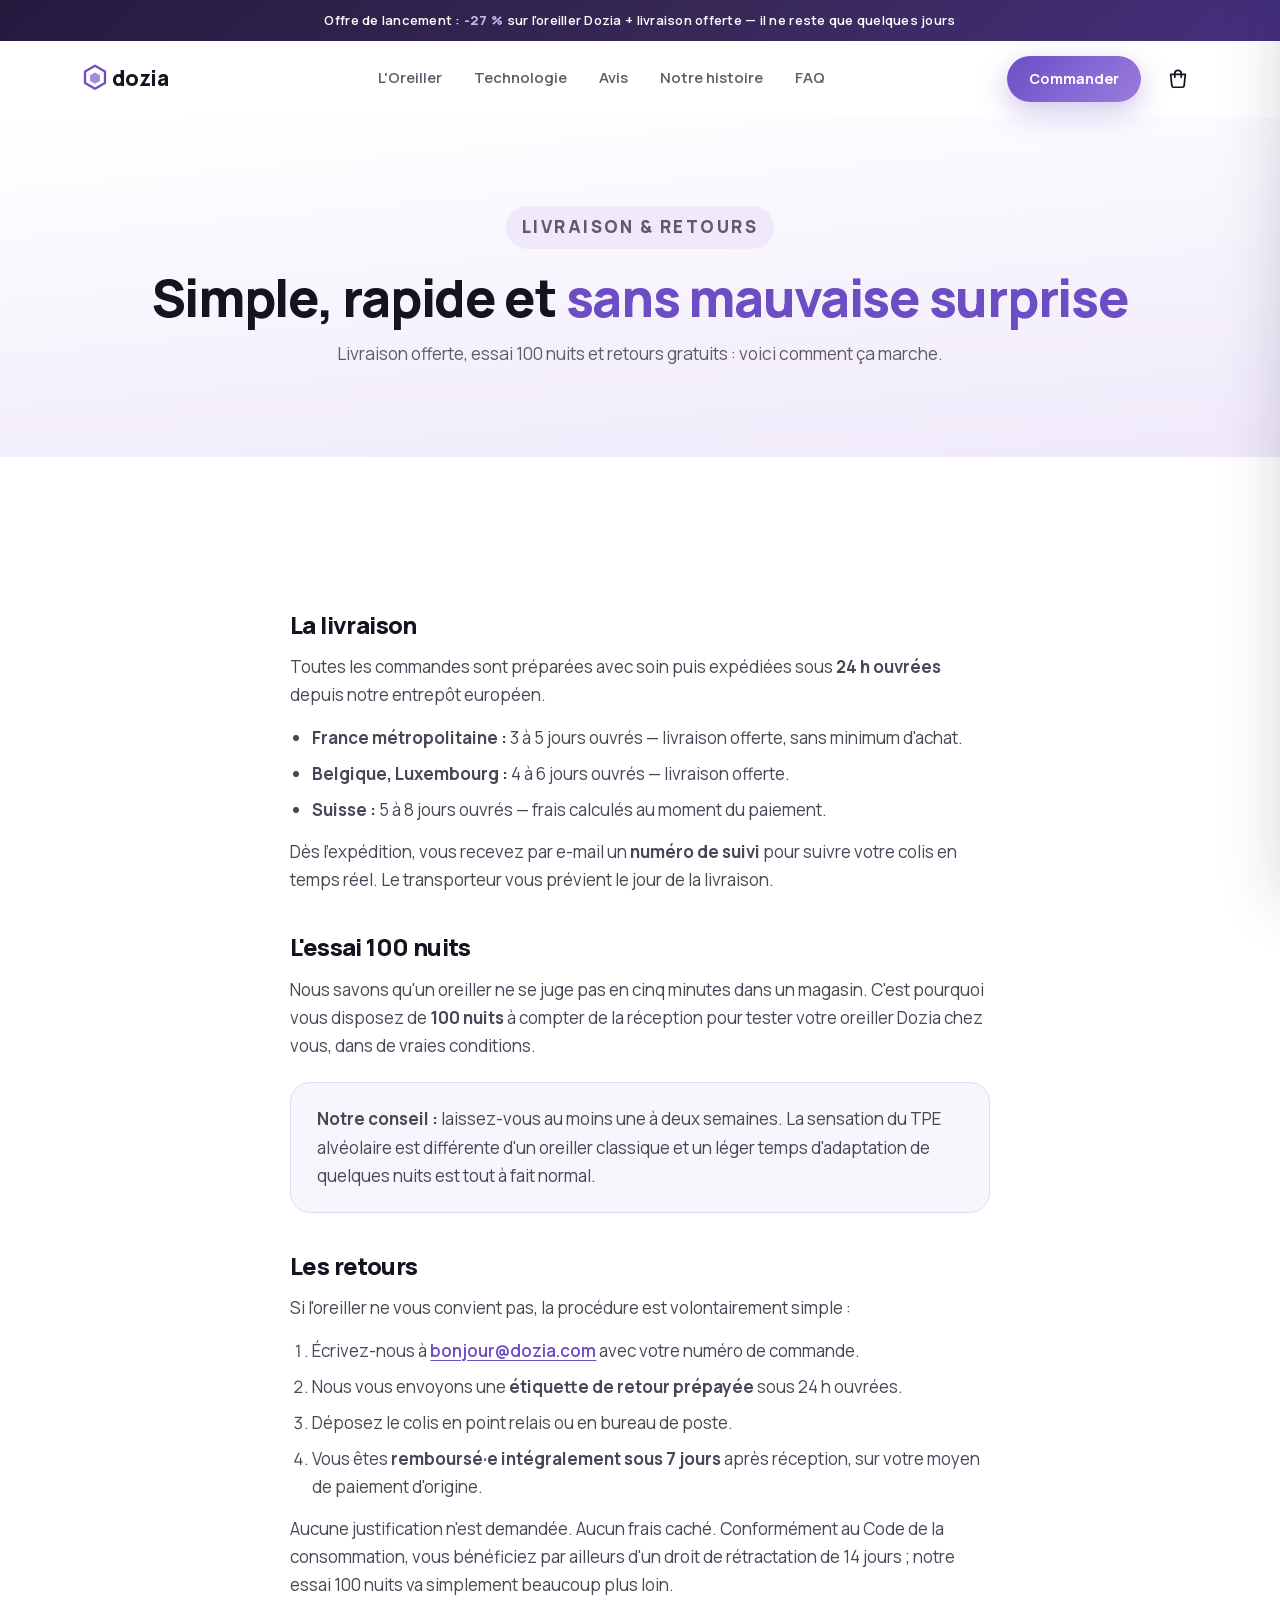
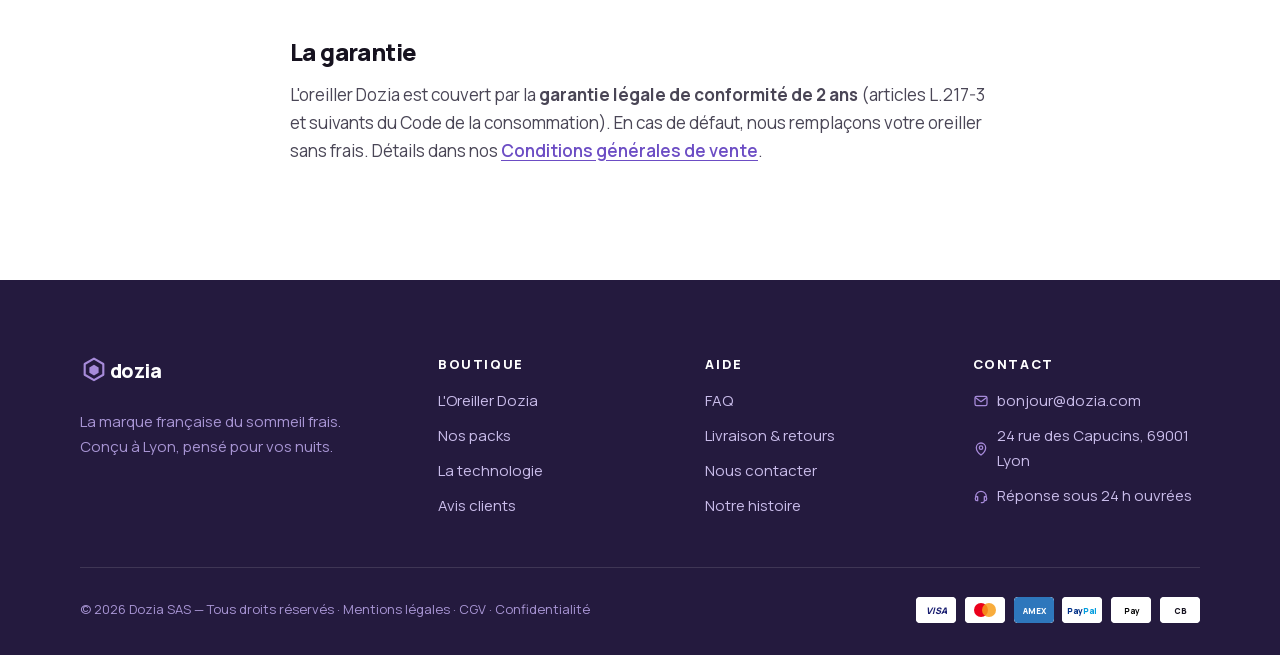
<file: livraison-retours.html>
<!DOCTYPE html>
<html lang="fr">
<head>
  <meta charset="UTF-8">
  <meta name="viewport" content="width=device-width, initial-scale=1.0">
  <title>Livraison offerte & retours gratuits | Dozia</title>
  <meta name="description" content="Livraison offerte en 3 à 5 jours ouvrés, essai 100 nuits, retours gratuits avec étiquette prépayée et remboursement sous 7 jours. Tous les détails.">
  <link rel="canonical" href="https://dozia.com/livraison-retours.html">
  <link rel="icon" type="image/svg+xml" href="assets/img/favicon.svg">
  <meta property="og:type" content="website">
  <meta property="og:site_name" content="Dozia">
  <meta property="og:title" content="Livraison offerte & retours gratuits | Dozia">
  <meta property="og:description" content="Livraison offerte en 3 à 5 jours ouvrés, essai 100 nuits, retours gratuits avec étiquette prépayée et remboursement sous 7 jours. Tous les détails.">
  <meta property="og:image" content="https://dozia.com/assets/img/produit-principal.jpg">
  <meta property="og:url" content="https://dozia.com/livraison-retours.html">
  <meta property="og:locale" content="fr_FR">
  <link rel="preload" href="assets/fonts/manrope-latin.woff2" as="font" type="font/woff2" crossorigin>
  <link rel="stylesheet" href="assets/css/style.css">
</head>
<body>
  <a class="lien-evitement" href="#contenu">Aller au contenu principal</a>

  <svg xmlns="http://www.w3.org/2000/svg" style="display:none" aria-hidden="true">
    <symbol id="i-etoile" viewBox="0 0 24 24"><path fill="currentColor" d="M12 2l2.9 6.3 6.9.8-5.1 4.7 1.4 6.8L12 17.2 5.9 20.6l1.4-6.8L2.2 9.1l6.9-.8L12 2z"/></symbol>
    <symbol id="i-coche-cercle" viewBox="0 0 24 24"><circle cx="12" cy="12" r="10" fill="none" stroke="currentColor" stroke-width="2"/><path fill="none" stroke="currentColor" stroke-width="2.2" stroke-linecap="round" stroke-linejoin="round" d="M16 9.5l-5.2 5.5L8 12.4"/></symbol>
    <symbol id="i-croix" viewBox="0 0 24 24"><path fill="none" stroke="currentColor" stroke-width="2.4" stroke-linecap="round" d="M6 6l12 12M18 6L6 18"/></symbol>
    <symbol id="i-fleche" viewBox="0 0 24 24"><path fill="none" stroke="currentColor" stroke-width="2.4" stroke-linecap="round" stroke-linejoin="round" d="M5 12h14m-6-6l6 6-6 6"/></symbol>
    <symbol id="i-chevron" viewBox="0 0 24 24"><path fill="none" stroke="currentColor" stroke-width="2.4" stroke-linecap="round" stroke-linejoin="round" d="M6 9l6 6 6-6"/></symbol>
    <symbol id="i-camion" viewBox="0 0 24 24"><path fill="none" stroke="currentColor" stroke-width="1.9" stroke-linecap="round" stroke-linejoin="round" d="M1 8h13v8H1zM14 11h4l3 3v2h-7zM5.5 19a1.8 1.8 0 100-3.6 1.8 1.8 0 000 3.6zM17.5 19a1.8 1.8 0 100-3.6 1.8 1.8 0 000 3.6z"/></symbol>
    <symbol id="i-bouclier" viewBox="0 0 24 24"><path fill="none" stroke="currentColor" stroke-width="1.9" stroke-linecap="round" stroke-linejoin="round" d="M12 2l8 3.5v5.7c0 5-3.4 8.6-8 10.8-4.6-2.2-8-5.8-8-10.8V5.5L12 2z"/><path fill="none" stroke="currentColor" stroke-width="1.9" stroke-linecap="round" stroke-linejoin="round" d="M15.4 9.4l-4.3 4.6-2.5-2.3"/></symbol>
    <symbol id="i-cadenas" viewBox="0 0 24 24"><rect x="4.5" y="10.5" width="15" height="10" rx="2.5" fill="none" stroke="currentColor" stroke-width="1.9"/><path fill="none" stroke="currentColor" stroke-width="1.9" stroke-linecap="round" d="M8 10V7a4 4 0 018 0v3"/></symbol>
    <symbol id="i-lune" viewBox="0 0 24 24"><path fill="none" stroke="currentColor" stroke-width="1.9" stroke-linecap="round" stroke-linejoin="round" d="M21 13A8.5 8.5 0 1111 3a7 7 0 0010 10z"/></symbol>
    <symbol id="i-retour" viewBox="0 0 24 24"><path fill="none" stroke="currentColor" stroke-width="1.9" stroke-linecap="round" stroke-linejoin="round" d="M9 14L4 9l5-5M4 9h10a6 6 0 016 6v1a4 4 0 01-4 4h-4"/></symbol>
    <symbol id="i-coeur" viewBox="0 0 24 24"><path fill="none" stroke="currentColor" stroke-width="1.9" stroke-linecap="round" stroke-linejoin="round" d="M12 20.5C7 16.6 3 13.4 3 9.3 3 6.4 5.3 4.5 7.8 4.5c1.7 0 3.3.8 4.2 2.2.9-1.4 2.5-2.2 4.2-2.2 2.5 0 4.8 1.9 4.8 4.8 0 4.1-4 7.3-9 11.2z"/></symbol>
    <symbol id="i-colonne" viewBox="0 0 24 24"><path fill="none" stroke="currentColor" stroke-width="1.9" stroke-linecap="round" stroke-linejoin="round" d="M12 3v18M8.5 5.5h7M7.5 9.2h9M7 12.8h10M7.5 16.5h9M8.5 20h7"/></symbol>
    <symbol id="i-feuille" viewBox="0 0 24 24"><path fill="none" stroke="currentColor" stroke-width="1.9" stroke-linecap="round" stroke-linejoin="round" d="M5 20C5 9 12 4 20 4c0 11-6 16-13 16h-2zM5 20c1.5-5 4.5-9 9-11.5"/></symbol>
    <symbol id="i-panier" viewBox="0 0 24 24"><path fill="none" stroke="currentColor" stroke-width="1.9" stroke-linecap="round" stroke-linejoin="round" d="M4 7h16l-1.3 12.2a2 2 0 01-2 1.8H7.3a2 2 0 01-2-1.8L4 7zM8.5 10V6a3.5 3.5 0 017 0v4"/></symbol>
    <symbol id="i-france" viewBox="0 0 24 24"><path fill="none" stroke="currentColor" stroke-width="1.9" stroke-linecap="round" stroke-linejoin="round" d="M12 21s7-5.4 7-11a7 7 0 10-14 0c0 5.6 7 11 7 11z"/><circle cx="12" cy="10" r="2.6" fill="none" stroke="currentColor" stroke-width="1.9"/></symbol>
    <symbol id="i-mail" viewBox="0 0 24 24"><rect x="3" y="5" width="18" height="14" rx="2.5" fill="none" stroke="currentColor" stroke-width="1.9"/><path fill="none" stroke="currentColor" stroke-width="1.9" stroke-linecap="round" stroke-linejoin="round" d="M4 7l8 6 8-6"/></symbol>
    <symbol id="i-casque" viewBox="0 0 24 24"><path fill="none" stroke="currentColor" stroke-width="1.9" stroke-linecap="round" stroke-linejoin="round" d="M4 13a8 8 0 0116 0M3.5 15.5A2.5 2.5 0 016 13h1v6H6a2.5 2.5 0 01-2.5-2.5v-1zM20.5 15.5A2.5 2.5 0 0018 13h-1v6h1a2.5 2.5 0 002.5-2.5v-1zM17 19.5a3 3 0 01-3 2.5h-1.5"/></symbol>
    <symbol id="i-medaille" viewBox="0 0 24 24"><circle cx="12" cy="9" r="6" fill="none" stroke="currentColor" stroke-width="1.9"/><path fill="none" stroke="currentColor" stroke-width="1.9" stroke-linecap="round" stroke-linejoin="round" d="M8.5 14L7 21l5-2.5L17 21l-1.5-7"/></symbol>
    <symbol id="i-hexagones" viewBox="0 0 24 24"><path fill="none" stroke="currentColor" stroke-width="1.7" stroke-linejoin="round" d="M7 3.5l3.5 2v4l-3.5 2-3.5-2v-4l3.5-2zM17 3.5l3.5 2v4l-3.5 2-3.5-2v-4l3.5-2zM12 12.5l3.5 2v4l-3.5 2-3.5-2v-4l3.5-2z"/></symbol>
  </svg>

  <div class="barre-annonce">
    <p>Offre de lancement&nbsp;: <strong>-27&nbsp;%</strong> sur l'oreiller Dozia + livraison offerte — il ne reste que quelques jours</p>
  </div>

  <header class="entete" id="entete">
    <div class="conteneur entete-inner">
      <a href="index.html" class="logo" aria-label="Dozia — accueil">
        <svg viewBox="0 0 132 34" fill="none" xmlns="http://www.w3.org/2000/svg" role="img" aria-label="Dozia">
          <path d="M17 2l11.3 6.5v13L17 28 5.7 21.5v-13L17 2z" stroke="#6C4DC4" stroke-width="2.6" stroke-linejoin="round"/>
          <path d="M17 9.5l5.6 3.25v6.5L17 22.5l-5.6-3.25v-6.5L17 9.5z" fill="#A78BDA"/>
          <text x="36" y="25" font-family="Manrope, sans-serif" font-size="24" font-weight="800" letter-spacing="-0.5" fill="#16121F">dozia</text>
        </svg>
      </a>
      <nav class="nav-principale" id="nav" aria-label="Navigation principale">
        <a href="produit.html">L'Oreiller</a>
        <a href="index.html#technologie">Technologie</a>
        <a href="index.html#avis">Avis</a>
        <a href="notre-histoire.html">Notre histoire</a>
        <a href="faq.html">FAQ</a>
      </nav>
      <div class="entete-actions">
        <a href="produit.html" class="bouton bouton-primaire" style="padding:0.7rem 1.4rem;font-size:0.9rem;">Commander</a>
        <button class="bouton-panier" id="ouvrir-panier" aria-label="Ouvrir le panier">
          <svg width="22" height="22" aria-hidden="true"><use href="#i-panier"/></svg>
          <span class="panier-compte" id="panier-compte">0</span>
        </button>
        <button class="burger" id="burger" aria-label="Ouvrir le menu" aria-expanded="false" aria-controls="nav">
          <span></span><span></span><span></span>
        </button>
      </div>
    </div>
  </header>

  <main id="contenu">
    <section class="page-entete">
      <div class="conteneur">
        <p class="sur-titre" data-reveal>Livraison &amp; retours</p>
        <h1 data-reveal style="--d:0.08s">Simple, rapide et <em style="font-style:normal;color:var(--violet-600)">sans mauvaise surprise</em></h1>
        <p data-reveal style="--d:0.16s">Livraison offerte, essai 100 nuits et retours gratuits&nbsp;: voici comment ça marche.</p>
      </div>
    </section>

    <section class="section">
      <div class="conteneur prose">
        <h2>La livraison</h2>
        <p>Toutes les commandes sont préparées avec soin puis expédiées sous <strong>24&nbsp;h ouvrées</strong> depuis notre entrepôt européen.</p>
        <ul>
          <li><strong>France métropolitaine&nbsp;:</strong> 3 à 5 jours ouvrés — livraison offerte, sans minimum d'achat.</li>
          <li><strong>Belgique, Luxembourg&nbsp;:</strong> 4 à 6 jours ouvrés — livraison offerte.</li>
          <li><strong>Suisse&nbsp;:</strong> 5 à 8 jours ouvrés — frais calculés au moment du paiement.</li>
        </ul>
        <p>Dès l'expédition, vous recevez par e-mail un <strong>numéro de suivi</strong> pour suivre votre colis en temps réel. Le transporteur vous prévient le jour de la livraison.</p>

        <h2>L'essai 100 nuits</h2>
        <p>Nous savons qu'un oreiller ne se juge pas en cinq minutes dans un magasin. C'est pourquoi vous disposez de <strong>100 nuits</strong> à compter de la réception pour tester votre oreiller Dozia chez vous, dans de vraies conditions.</p>
        <div class="encart">
          <p><strong>Notre conseil&nbsp;:</strong> laissez-vous au moins une à deux semaines. La sensation du TPE alvéolaire est différente d'un oreiller classique et un léger temps d'adaptation de quelques nuits est tout à fait normal.</p>
        </div>

        <h2>Les retours</h2>
        <p>Si l'oreiller ne vous convient pas, la procédure est volontairement simple&nbsp;:</p>
        <ol>
          <li>Écrivez-nous à <a href="mailto:bonjour@dozia.com">bonjour@dozia.com</a> avec votre numéro de commande.</li>
          <li>Nous vous envoyons une <strong>étiquette de retour prépayée</strong> sous 24&nbsp;h ouvrées.</li>
          <li>Déposez le colis en point relais ou en bureau de poste.</li>
          <li>Vous êtes <strong>remboursé·e intégralement sous 7 jours</strong> après réception, sur votre moyen de paiement d'origine.</li>
        </ol>
        <p>Aucune justification n'est demandée. Aucun frais caché. Conformément au Code de la consommation, vous bénéficiez par ailleurs d'un droit de rétractation de 14 jours&nbsp;; notre essai 100 nuits va simplement beaucoup plus loin.</p>

        <h2>La garantie</h2>
        <p>L'oreiller Dozia est couvert par la <strong>garantie légale de conformité de 2 ans</strong> (articles L.217-3 et suivants du Code de la consommation). En cas de défaut, nous remplaçons votre oreiller sans frais. Détails dans nos <a href="cgv.html">Conditions générales de vente</a>.</p>
      </div>
    </section>
  </main>

  <footer class="pied">
    <div class="conteneur">
      <div class="pied-grille">
        <div>
          <a href="index.html" class="logo" aria-label="Dozia — accueil">
            <svg viewBox="0 0 132 34" fill="none" xmlns="http://www.w3.org/2000/svg" role="img" aria-label="Dozia">
          <path d="M17 2l11.3 6.5v13L17 28 5.7 21.5v-13L17 2z" stroke="#A78BDA" stroke-width="2.6" stroke-linejoin="round"/>
          <path d="M17 9.5l5.6 3.25v6.5L17 22.5l-5.6-3.25v-6.5L17 9.5z" fill="#A78BDA"/>
          <text x="36" y="25" font-family="Manrope, sans-serif" font-size="24" font-weight="800" letter-spacing="-0.5" fill="#FFFFFF">dozia</text>
        </svg>
          </a>
          <p class="pied-baseline">La marque française du sommeil frais. Conçu à Lyon, pensé pour vos nuits.</p>
        </div>
        <nav aria-label="Boutique">
          <h3>Boutique</h3>
          <ul>
            <li><a href="produit.html">L'Oreiller Dozia</a></li>
            <li><a href="index.html#offres">Nos packs</a></li>
            <li><a href="index.html#technologie">La technologie</a></li>
            <li><a href="index.html#avis">Avis clients</a></li>
          </ul>
        </nav>
        <nav aria-label="Aide">
          <h3>Aide</h3>
          <ul>
            <li><a href="faq.html">FAQ</a></li>
            <li><a href="livraison-retours.html">Livraison &amp; retours</a></li>
            <li><a href="contact.html">Nous contacter</a></li>
            <li><a href="notre-histoire.html">Notre histoire</a></li>
          </ul>
        </nav>
        <div>
          <h3>Contact</h3>
          <div class="pied-contact">
            <span><svg aria-hidden="true"><use href="#i-mail"/></svg><a href="mailto:bonjour@dozia.com">bonjour@dozia.com</a></span>
            <span><svg aria-hidden="true"><use href="#i-france"/></svg>24 rue des Capucins, 69001 Lyon</span>
            <span><svg aria-hidden="true"><use href="#i-casque"/></svg>Réponse sous 24&nbsp;h ouvrées</span>
          </div>
        </div>
      </div>
      <div class="pied-bas">
        <p>© 2026 Dozia SAS — Tous droits réservés · <a href="mentions-legales.html">Mentions légales</a> · <a href="cgv.html">CGV</a> · <a href="confidentialite.html">Confidentialité</a></p>
        <div class="icones-paiement" aria-label="Moyens de paiement acceptés">
          <svg width="40" height="26" viewBox="0 0 40 26" role="img" aria-label="Visa"><rect width="40" height="26" rx="4" fill="#fff"/><text x="20" y="17" text-anchor="middle" font-family="Manrope, sans-serif" font-size="9" font-weight="800" font-style="italic" fill="#1A1F71">VISA</text></svg>
          <svg width="40" height="26" viewBox="0 0 40 26" role="img" aria-label="Mastercard"><rect width="40" height="26" rx="4" fill="#fff"/><circle cx="16" cy="13" r="7" fill="#EB001B"/><circle cx="24" cy="13" r="7" fill="#F79E1B" fill-opacity="0.85"/></svg>
          <svg width="40" height="26" viewBox="0 0 40 26" role="img" aria-label="American Express"><rect width="40" height="26" rx="4" fill="#2E77BC"/><text x="20" y="16.5" text-anchor="middle" font-family="Manrope, sans-serif" font-size="8" font-weight="800" fill="#fff">AMEX</text></svg>
          <svg width="40" height="26" viewBox="0 0 40 26" role="img" aria-label="PayPal"><rect width="40" height="26" rx="4" fill="#fff"/><text x="20" y="16.5" text-anchor="middle" font-family="Manrope, sans-serif" font-size="8" font-weight="800" fill="#003087">Pay<tspan fill="#009CDE">Pal</tspan></text></svg>
          <svg width="40" height="26" viewBox="0 0 40 26" role="img" aria-label="Apple Pay"><rect width="40" height="26" rx="4" fill="#fff"/><text x="20" y="16.5" text-anchor="middle" font-family="Manrope, sans-serif" font-size="8" font-weight="700" fill="#000"> Pay</text></svg>
          <svg width="40" height="26" viewBox="0 0 40 26" role="img" aria-label="Carte Bancaire"><rect width="40" height="26" rx="4" fill="#fff"/><text x="20" y="16.5" text-anchor="middle" font-family="Manrope, sans-serif" font-size="8" font-weight="800" fill="#16121F">CB</text></svg>
        </div>
      </div>
    </div>
  </footer>

  <div class="voile" id="voile" hidden></div>
  <aside class="tiroir-panier" id="tiroir-panier" aria-label="Panier" aria-hidden="true">
    <div class="tiroir-entete">
      <h2>Votre panier</h2>
      <button class="tiroir-fermer" id="fermer-panier" aria-label="Fermer le panier"><svg aria-hidden="true"><use href="#i-croix"/></svg></button>
    </div>
    <div class="progression-livraison" id="progression-livraison">
      <p id="texte-progression">Livraison offerte dès 50&nbsp;€ d'achat</p>
      <div class="barre-progression"><span id="barre-progression"></span></div>
    </div>
    <div class="tiroir-corps" id="tiroir-corps"></div>
    <div class="tiroir-pied">
      <div class="total-ligne">
        <span>Total <span class="mention">TVA incluse, livraison offerte</span></span>
        <span id="panier-total">0&nbsp;€</span>
      </div>
      <button class="bouton bouton-primaire bouton-bloc bouton-grand" id="bouton-commander"><svg width="18" height="18" aria-hidden="true"><use href="#i-cadenas"/></svg> Commander en toute sécurité</button>
      <div class="paiements-tiroir" aria-hidden="true">
        <svg width="36" height="22" viewBox="0 0 40 26"><rect width="40" height="26" rx="4" fill="#fff"/><text x="20" y="17" text-anchor="middle" font-family="Manrope, sans-serif" font-size="9" font-weight="800" font-style="italic" fill="#1A1F71">VISA</text></svg>
        <svg width="36" height="22" viewBox="0 0 40 26"><rect width="40" height="26" rx="4" fill="#fff"/><circle cx="16" cy="13" r="7" fill="#EB001B"/><circle cx="24" cy="13" r="7" fill="#F79E1B" fill-opacity="0.85"/></svg>
        <svg width="36" height="22" viewBox="0 0 40 26"><rect width="40" height="26" rx="4" fill="#fff"/><text x="20" y="16.5" text-anchor="middle" font-family="Manrope, sans-serif" font-size="8" font-weight="800" fill="#003087">Pay<tspan fill="#009CDE">Pal</tspan></text></svg>
        <svg width="36" height="22" viewBox="0 0 40 26"><rect width="40" height="26" rx="4" fill="#fff"/><text x="20" y="16.5" text-anchor="middle" font-family="Manrope, sans-serif" font-size="8" font-weight="700" fill="#000"> Pay</text></svg>
      </div>
    </div>
  </aside>

  <div class="toast" id="toast" role="status" aria-live="polite"></div>
  <div class="curseur" id="curseur" aria-hidden="true"></div>

  <script src="assets/js/main.js" defer></script>
</body>
</html>
</file>
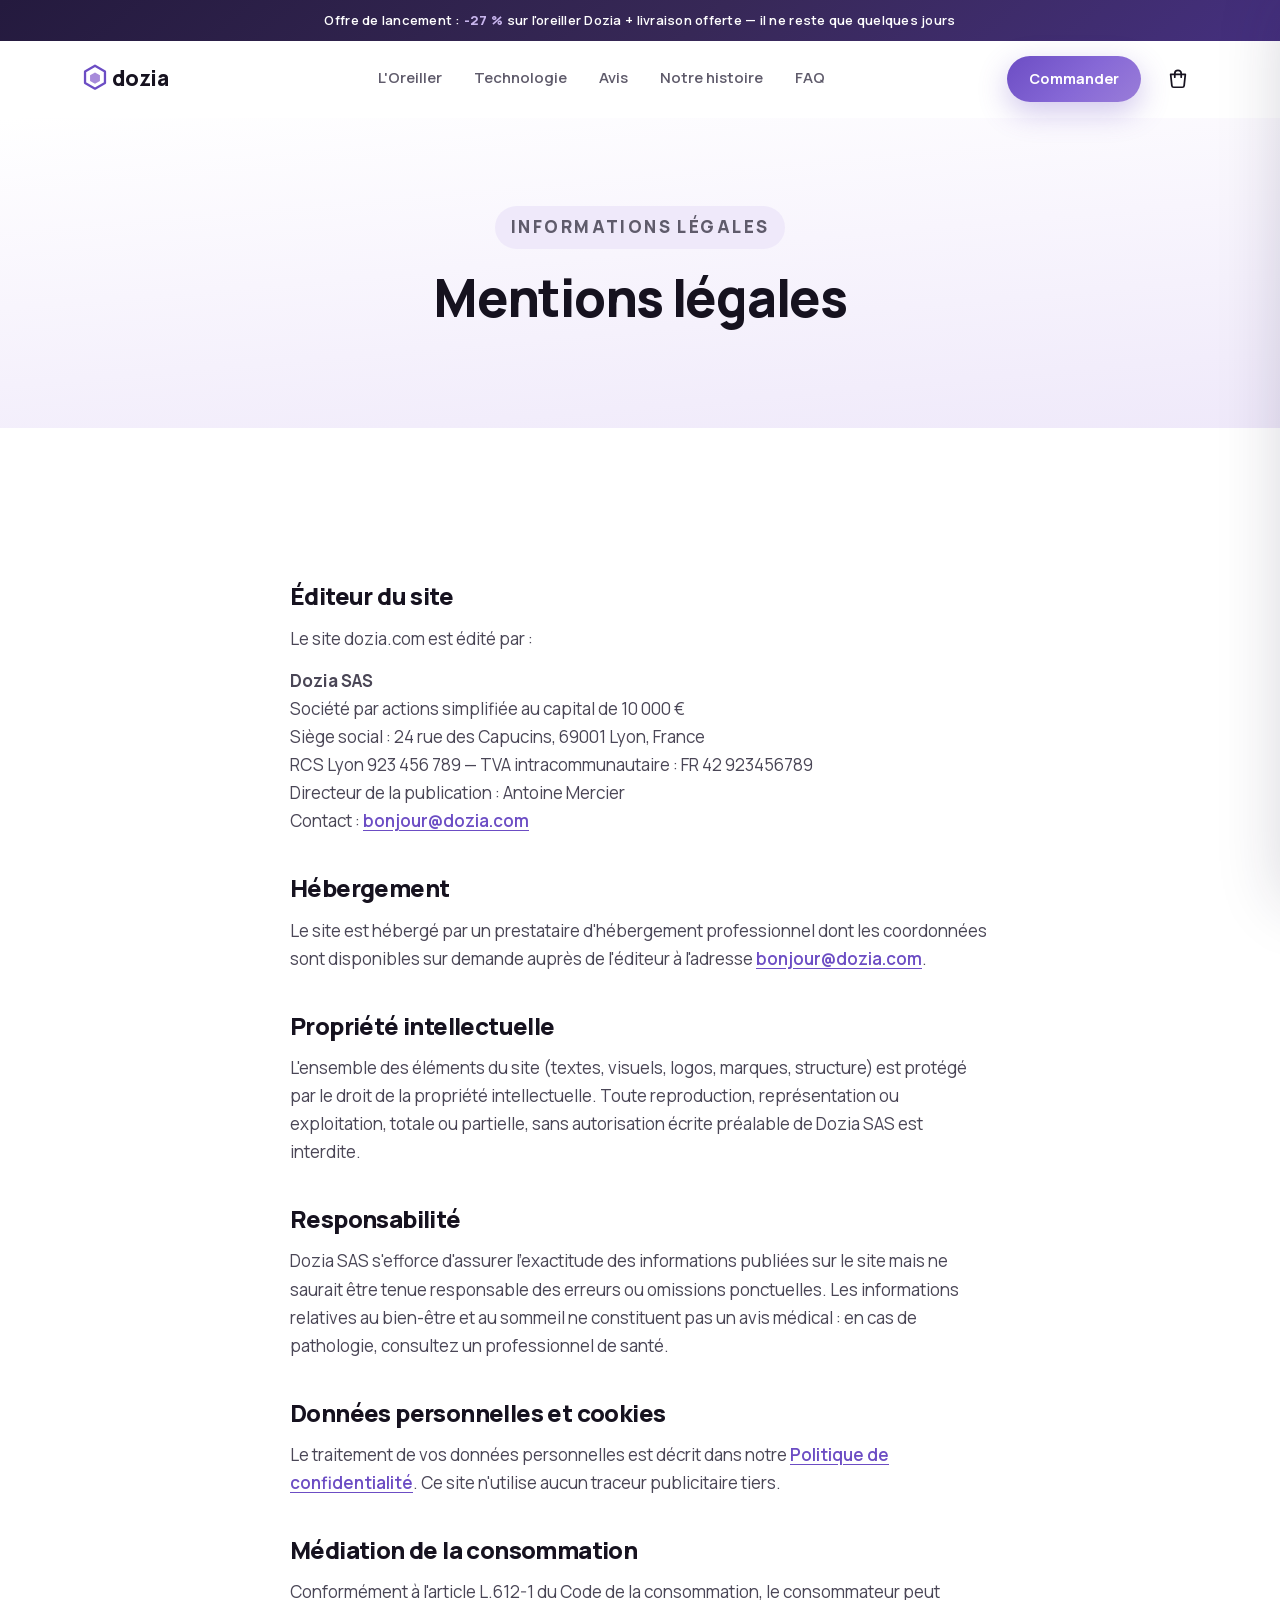
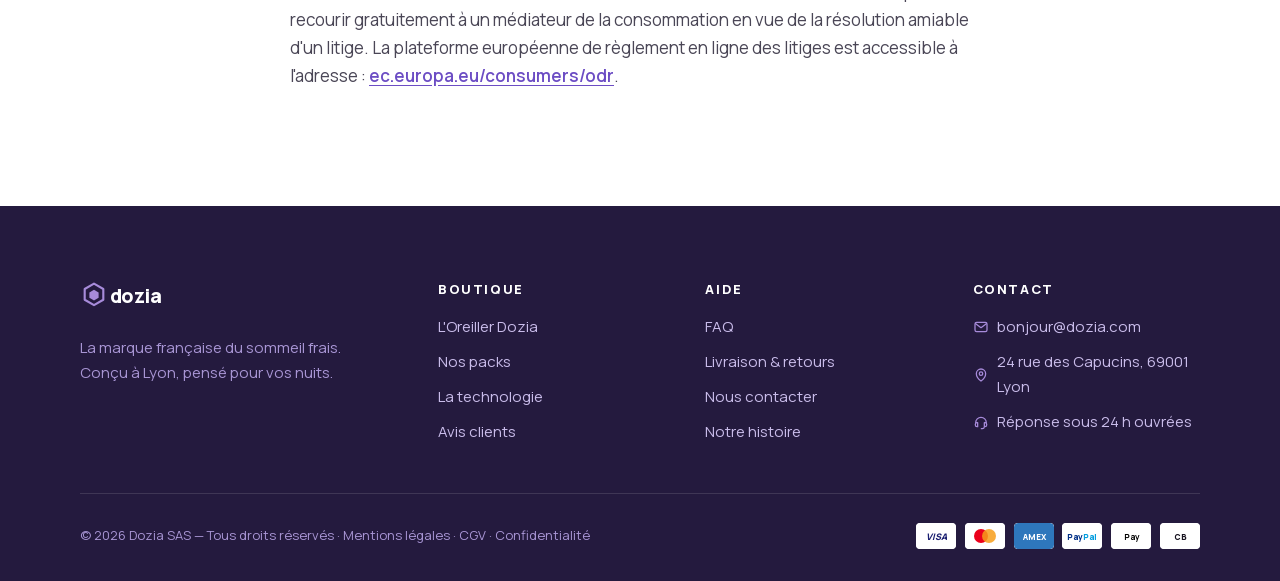
<file: mentions-legales.html>
<!DOCTYPE html>
<html lang="fr">
<head>
  <meta charset="UTF-8">
  <meta name="viewport" content="width=device-width, initial-scale=1.0">
  <title>Mentions légales | Dozia</title>
  <meta name="description" content="Mentions légales du site dozia.com, édité par Dozia SAS — société française basée à Lyon.">
  <link rel="canonical" href="https://dozia.com/mentions-legales.html">
  <link rel="icon" type="image/svg+xml" href="assets/img/favicon.svg">
  <meta property="og:type" content="website">
  <meta property="og:site_name" content="Dozia">
  <meta property="og:title" content="Mentions légales | Dozia">
  <meta property="og:description" content="Mentions légales du site dozia.com, édité par Dozia SAS — société française basée à Lyon.">
  <meta property="og:image" content="https://dozia.com/assets/img/produit-principal.jpg">
  <meta property="og:url" content="https://dozia.com/mentions-legales.html">
  <meta property="og:locale" content="fr_FR">
  <link rel="preload" href="assets/fonts/manrope-latin.woff2" as="font" type="font/woff2" crossorigin>
  <link rel="stylesheet" href="assets/css/style.css">
</head>
<body>
  <a class="lien-evitement" href="#contenu">Aller au contenu principal</a>

  <svg xmlns="http://www.w3.org/2000/svg" style="display:none" aria-hidden="true">
    <symbol id="i-etoile" viewBox="0 0 24 24"><path fill="currentColor" d="M12 2l2.9 6.3 6.9.8-5.1 4.7 1.4 6.8L12 17.2 5.9 20.6l1.4-6.8L2.2 9.1l6.9-.8L12 2z"/></symbol>
    <symbol id="i-coche-cercle" viewBox="0 0 24 24"><circle cx="12" cy="12" r="10" fill="none" stroke="currentColor" stroke-width="2"/><path fill="none" stroke="currentColor" stroke-width="2.2" stroke-linecap="round" stroke-linejoin="round" d="M16 9.5l-5.2 5.5L8 12.4"/></symbol>
    <symbol id="i-croix" viewBox="0 0 24 24"><path fill="none" stroke="currentColor" stroke-width="2.4" stroke-linecap="round" d="M6 6l12 12M18 6L6 18"/></symbol>
    <symbol id="i-fleche" viewBox="0 0 24 24"><path fill="none" stroke="currentColor" stroke-width="2.4" stroke-linecap="round" stroke-linejoin="round" d="M5 12h14m-6-6l6 6-6 6"/></symbol>
    <symbol id="i-chevron" viewBox="0 0 24 24"><path fill="none" stroke="currentColor" stroke-width="2.4" stroke-linecap="round" stroke-linejoin="round" d="M6 9l6 6 6-6"/></symbol>
    <symbol id="i-camion" viewBox="0 0 24 24"><path fill="none" stroke="currentColor" stroke-width="1.9" stroke-linecap="round" stroke-linejoin="round" d="M1 8h13v8H1zM14 11h4l3 3v2h-7zM5.5 19a1.8 1.8 0 100-3.6 1.8 1.8 0 000 3.6zM17.5 19a1.8 1.8 0 100-3.6 1.8 1.8 0 000 3.6z"/></symbol>
    <symbol id="i-bouclier" viewBox="0 0 24 24"><path fill="none" stroke="currentColor" stroke-width="1.9" stroke-linecap="round" stroke-linejoin="round" d="M12 2l8 3.5v5.7c0 5-3.4 8.6-8 10.8-4.6-2.2-8-5.8-8-10.8V5.5L12 2z"/><path fill="none" stroke="currentColor" stroke-width="1.9" stroke-linecap="round" stroke-linejoin="round" d="M15.4 9.4l-4.3 4.6-2.5-2.3"/></symbol>
    <symbol id="i-cadenas" viewBox="0 0 24 24"><rect x="4.5" y="10.5" width="15" height="10" rx="2.5" fill="none" stroke="currentColor" stroke-width="1.9"/><path fill="none" stroke="currentColor" stroke-width="1.9" stroke-linecap="round" d="M8 10V7a4 4 0 018 0v3"/></symbol>
    <symbol id="i-lune" viewBox="0 0 24 24"><path fill="none" stroke="currentColor" stroke-width="1.9" stroke-linecap="round" stroke-linejoin="round" d="M21 13A8.5 8.5 0 1111 3a7 7 0 0010 10z"/></symbol>
    <symbol id="i-retour" viewBox="0 0 24 24"><path fill="none" stroke="currentColor" stroke-width="1.9" stroke-linecap="round" stroke-linejoin="round" d="M9 14L4 9l5-5M4 9h10a6 6 0 016 6v1a4 4 0 01-4 4h-4"/></symbol>
    <symbol id="i-coeur" viewBox="0 0 24 24"><path fill="none" stroke="currentColor" stroke-width="1.9" stroke-linecap="round" stroke-linejoin="round" d="M12 20.5C7 16.6 3 13.4 3 9.3 3 6.4 5.3 4.5 7.8 4.5c1.7 0 3.3.8 4.2 2.2.9-1.4 2.5-2.2 4.2-2.2 2.5 0 4.8 1.9 4.8 4.8 0 4.1-4 7.3-9 11.2z"/></symbol>
    <symbol id="i-colonne" viewBox="0 0 24 24"><path fill="none" stroke="currentColor" stroke-width="1.9" stroke-linecap="round" stroke-linejoin="round" d="M12 3v18M8.5 5.5h7M7.5 9.2h9M7 12.8h10M7.5 16.5h9M8.5 20h7"/></symbol>
    <symbol id="i-feuille" viewBox="0 0 24 24"><path fill="none" stroke="currentColor" stroke-width="1.9" stroke-linecap="round" stroke-linejoin="round" d="M5 20C5 9 12 4 20 4c0 11-6 16-13 16h-2zM5 20c1.5-5 4.5-9 9-11.5"/></symbol>
    <symbol id="i-panier" viewBox="0 0 24 24"><path fill="none" stroke="currentColor" stroke-width="1.9" stroke-linecap="round" stroke-linejoin="round" d="M4 7h16l-1.3 12.2a2 2 0 01-2 1.8H7.3a2 2 0 01-2-1.8L4 7zM8.5 10V6a3.5 3.5 0 017 0v4"/></symbol>
    <symbol id="i-france" viewBox="0 0 24 24"><path fill="none" stroke="currentColor" stroke-width="1.9" stroke-linecap="round" stroke-linejoin="round" d="M12 21s7-5.4 7-11a7 7 0 10-14 0c0 5.6 7 11 7 11z"/><circle cx="12" cy="10" r="2.6" fill="none" stroke="currentColor" stroke-width="1.9"/></symbol>
    <symbol id="i-mail" viewBox="0 0 24 24"><rect x="3" y="5" width="18" height="14" rx="2.5" fill="none" stroke="currentColor" stroke-width="1.9"/><path fill="none" stroke="currentColor" stroke-width="1.9" stroke-linecap="round" stroke-linejoin="round" d="M4 7l8 6 8-6"/></symbol>
    <symbol id="i-casque" viewBox="0 0 24 24"><path fill="none" stroke="currentColor" stroke-width="1.9" stroke-linecap="round" stroke-linejoin="round" d="M4 13a8 8 0 0116 0M3.5 15.5A2.5 2.5 0 016 13h1v6H6a2.5 2.5 0 01-2.5-2.5v-1zM20.5 15.5A2.5 2.5 0 0018 13h-1v6h1a2.5 2.5 0 002.5-2.5v-1zM17 19.5a3 3 0 01-3 2.5h-1.5"/></symbol>
    <symbol id="i-medaille" viewBox="0 0 24 24"><circle cx="12" cy="9" r="6" fill="none" stroke="currentColor" stroke-width="1.9"/><path fill="none" stroke="currentColor" stroke-width="1.9" stroke-linecap="round" stroke-linejoin="round" d="M8.5 14L7 21l5-2.5L17 21l-1.5-7"/></symbol>
    <symbol id="i-hexagones" viewBox="0 0 24 24"><path fill="none" stroke="currentColor" stroke-width="1.7" stroke-linejoin="round" d="M7 3.5l3.5 2v4l-3.5 2-3.5-2v-4l3.5-2zM17 3.5l3.5 2v4l-3.5 2-3.5-2v-4l3.5-2zM12 12.5l3.5 2v4l-3.5 2-3.5-2v-4l3.5-2z"/></symbol>
  </svg>

  <div class="barre-annonce">
    <p>Offre de lancement&nbsp;: <strong>-27&nbsp;%</strong> sur l'oreiller Dozia + livraison offerte — il ne reste que quelques jours</p>
  </div>

  <header class="entete" id="entete">
    <div class="conteneur entete-inner">
      <a href="index.html" class="logo" aria-label="Dozia — accueil">
        <svg viewBox="0 0 132 34" fill="none" xmlns="http://www.w3.org/2000/svg" role="img" aria-label="Dozia">
          <path d="M17 2l11.3 6.5v13L17 28 5.7 21.5v-13L17 2z" stroke="#6C4DC4" stroke-width="2.6" stroke-linejoin="round"/>
          <path d="M17 9.5l5.6 3.25v6.5L17 22.5l-5.6-3.25v-6.5L17 9.5z" fill="#A78BDA"/>
          <text x="36" y="25" font-family="Manrope, sans-serif" font-size="24" font-weight="800" letter-spacing="-0.5" fill="#16121F">dozia</text>
        </svg>
      </a>
      <nav class="nav-principale" id="nav" aria-label="Navigation principale">
        <a href="produit.html">L'Oreiller</a>
        <a href="index.html#technologie">Technologie</a>
        <a href="index.html#avis">Avis</a>
        <a href="notre-histoire.html">Notre histoire</a>
        <a href="faq.html">FAQ</a>
      </nav>
      <div class="entete-actions">
        <a href="produit.html" class="bouton bouton-primaire" style="padding:0.7rem 1.4rem;font-size:0.9rem;">Commander</a>
        <button class="bouton-panier" id="ouvrir-panier" aria-label="Ouvrir le panier">
          <svg width="22" height="22" aria-hidden="true"><use href="#i-panier"/></svg>
          <span class="panier-compte" id="panier-compte">0</span>
        </button>
        <button class="burger" id="burger" aria-label="Ouvrir le menu" aria-expanded="false" aria-controls="nav">
          <span></span><span></span><span></span>
        </button>
      </div>
    </div>
  </header>

  <main id="contenu">
    <section class="page-entete">
      <div class="conteneur">
        <p class="sur-titre" data-reveal>Informations légales</p>
        <h1 data-reveal style="--d:0.08s">Mentions légales</h1>
      </div>
    </section>

    <section class="section">
      <div class="conteneur prose">
        <h2>Éditeur du site</h2>
        <p>Le site dozia.com est édité par&nbsp;:</p>
        <p><strong>Dozia SAS</strong><br>
        Société par actions simplifiée au capital de 10&nbsp;000&nbsp;€<br>
        Siège social&nbsp;: 24 rue des Capucins, 69001 Lyon, France<br>
        RCS Lyon 923&nbsp;456&nbsp;789 — TVA intracommunautaire&nbsp;: FR&nbsp;42&nbsp;923456789<br>
        Directeur de la publication&nbsp;: Antoine Mercier<br>
        Contact&nbsp;: <a href="mailto:bonjour@dozia.com">bonjour@dozia.com</a></p>

        <h2>Hébergement</h2>
        <p>Le site est hébergé par un prestataire d'hébergement professionnel dont les coordonnées sont disponibles sur demande auprès de l'éditeur à l'adresse <a href="mailto:bonjour@dozia.com">bonjour@dozia.com</a>.</p>

        <h2>Propriété intellectuelle</h2>
        <p>L'ensemble des éléments du site (textes, visuels, logos, marques, structure) est protégé par le droit de la propriété intellectuelle. Toute reproduction, représentation ou exploitation, totale ou partielle, sans autorisation écrite préalable de Dozia SAS est interdite.</p>

        <h2>Responsabilité</h2>
        <p>Dozia SAS s'efforce d'assurer l'exactitude des informations publiées sur le site mais ne saurait être tenue responsable des erreurs ou omissions ponctuelles. Les informations relatives au bien-être et au sommeil ne constituent pas un avis médical&nbsp;: en cas de pathologie, consultez un professionnel de santé.</p>

        <h2>Données personnelles et cookies</h2>
        <p>Le traitement de vos données personnelles est décrit dans notre <a href="confidentialite.html">Politique de confidentialité</a>. Ce site n'utilise aucun traceur publicitaire tiers.</p>

        <h2>Médiation de la consommation</h2>
        <p>Conformément à l'article L.612-1 du Code de la consommation, le consommateur peut recourir gratuitement à un médiateur de la consommation en vue de la résolution amiable d'un litige. La plateforme européenne de règlement en ligne des litiges est accessible à l'adresse&nbsp;: <a href="https://ec.europa.eu/consumers/odr" rel="noopener">ec.europa.eu/consumers/odr</a>.</p>
      </div>
    </section>
  </main>

  <footer class="pied">
    <div class="conteneur">
      <div class="pied-grille">
        <div>
          <a href="index.html" class="logo" aria-label="Dozia — accueil">
            <svg viewBox="0 0 132 34" fill="none" xmlns="http://www.w3.org/2000/svg" role="img" aria-label="Dozia">
          <path d="M17 2l11.3 6.5v13L17 28 5.7 21.5v-13L17 2z" stroke="#A78BDA" stroke-width="2.6" stroke-linejoin="round"/>
          <path d="M17 9.5l5.6 3.25v6.5L17 22.5l-5.6-3.25v-6.5L17 9.5z" fill="#A78BDA"/>
          <text x="36" y="25" font-family="Manrope, sans-serif" font-size="24" font-weight="800" letter-spacing="-0.5" fill="#FFFFFF">dozia</text>
        </svg>
          </a>
          <p class="pied-baseline">La marque française du sommeil frais. Conçu à Lyon, pensé pour vos nuits.</p>
        </div>
        <nav aria-label="Boutique">
          <h3>Boutique</h3>
          <ul>
            <li><a href="produit.html">L'Oreiller Dozia</a></li>
            <li><a href="index.html#offres">Nos packs</a></li>
            <li><a href="index.html#technologie">La technologie</a></li>
            <li><a href="index.html#avis">Avis clients</a></li>
          </ul>
        </nav>
        <nav aria-label="Aide">
          <h3>Aide</h3>
          <ul>
            <li><a href="faq.html">FAQ</a></li>
            <li><a href="livraison-retours.html">Livraison &amp; retours</a></li>
            <li><a href="contact.html">Nous contacter</a></li>
            <li><a href="notre-histoire.html">Notre histoire</a></li>
          </ul>
        </nav>
        <div>
          <h3>Contact</h3>
          <div class="pied-contact">
            <span><svg aria-hidden="true"><use href="#i-mail"/></svg><a href="mailto:bonjour@dozia.com">bonjour@dozia.com</a></span>
            <span><svg aria-hidden="true"><use href="#i-france"/></svg>24 rue des Capucins, 69001 Lyon</span>
            <span><svg aria-hidden="true"><use href="#i-casque"/></svg>Réponse sous 24&nbsp;h ouvrées</span>
          </div>
        </div>
      </div>
      <div class="pied-bas">
        <p>© 2026 Dozia SAS — Tous droits réservés · <a href="mentions-legales.html">Mentions légales</a> · <a href="cgv.html">CGV</a> · <a href="confidentialite.html">Confidentialité</a></p>
        <div class="icones-paiement" aria-label="Moyens de paiement acceptés">
          <svg width="40" height="26" viewBox="0 0 40 26" role="img" aria-label="Visa"><rect width="40" height="26" rx="4" fill="#fff"/><text x="20" y="17" text-anchor="middle" font-family="Manrope, sans-serif" font-size="9" font-weight="800" font-style="italic" fill="#1A1F71">VISA</text></svg>
          <svg width="40" height="26" viewBox="0 0 40 26" role="img" aria-label="Mastercard"><rect width="40" height="26" rx="4" fill="#fff"/><circle cx="16" cy="13" r="7" fill="#EB001B"/><circle cx="24" cy="13" r="7" fill="#F79E1B" fill-opacity="0.85"/></svg>
          <svg width="40" height="26" viewBox="0 0 40 26" role="img" aria-label="American Express"><rect width="40" height="26" rx="4" fill="#2E77BC"/><text x="20" y="16.5" text-anchor="middle" font-family="Manrope, sans-serif" font-size="8" font-weight="800" fill="#fff">AMEX</text></svg>
          <svg width="40" height="26" viewBox="0 0 40 26" role="img" aria-label="PayPal"><rect width="40" height="26" rx="4" fill="#fff"/><text x="20" y="16.5" text-anchor="middle" font-family="Manrope, sans-serif" font-size="8" font-weight="800" fill="#003087">Pay<tspan fill="#009CDE">Pal</tspan></text></svg>
          <svg width="40" height="26" viewBox="0 0 40 26" role="img" aria-label="Apple Pay"><rect width="40" height="26" rx="4" fill="#fff"/><text x="20" y="16.5" text-anchor="middle" font-family="Manrope, sans-serif" font-size="8" font-weight="700" fill="#000"> Pay</text></svg>
          <svg width="40" height="26" viewBox="0 0 40 26" role="img" aria-label="Carte Bancaire"><rect width="40" height="26" rx="4" fill="#fff"/><text x="20" y="16.5" text-anchor="middle" font-family="Manrope, sans-serif" font-size="8" font-weight="800" fill="#16121F">CB</text></svg>
        </div>
      </div>
    </div>
  </footer>

  <div class="voile" id="voile" hidden></div>
  <aside class="tiroir-panier" id="tiroir-panier" aria-label="Panier" aria-hidden="true">
    <div class="tiroir-entete">
      <h2>Votre panier</h2>
      <button class="tiroir-fermer" id="fermer-panier" aria-label="Fermer le panier"><svg aria-hidden="true"><use href="#i-croix"/></svg></button>
    </div>
    <div class="progression-livraison" id="progression-livraison">
      <p id="texte-progression">Livraison offerte dès 50&nbsp;€ d'achat</p>
      <div class="barre-progression"><span id="barre-progression"></span></div>
    </div>
    <div class="tiroir-corps" id="tiroir-corps"></div>
    <div class="tiroir-pied">
      <div class="total-ligne">
        <span>Total <span class="mention">TVA incluse, livraison offerte</span></span>
        <span id="panier-total">0&nbsp;€</span>
      </div>
      <button class="bouton bouton-primaire bouton-bloc bouton-grand" id="bouton-commander"><svg width="18" height="18" aria-hidden="true"><use href="#i-cadenas"/></svg> Commander en toute sécurité</button>
      <div class="paiements-tiroir" aria-hidden="true">
        <svg width="36" height="22" viewBox="0 0 40 26"><rect width="40" height="26" rx="4" fill="#fff"/><text x="20" y="17" text-anchor="middle" font-family="Manrope, sans-serif" font-size="9" font-weight="800" font-style="italic" fill="#1A1F71">VISA</text></svg>
        <svg width="36" height="22" viewBox="0 0 40 26"><rect width="40" height="26" rx="4" fill="#fff"/><circle cx="16" cy="13" r="7" fill="#EB001B"/><circle cx="24" cy="13" r="7" fill="#F79E1B" fill-opacity="0.85"/></svg>
        <svg width="36" height="22" viewBox="0 0 40 26"><rect width="40" height="26" rx="4" fill="#fff"/><text x="20" y="16.5" text-anchor="middle" font-family="Manrope, sans-serif" font-size="8" font-weight="800" fill="#003087">Pay<tspan fill="#009CDE">Pal</tspan></text></svg>
        <svg width="36" height="22" viewBox="0 0 40 26"><rect width="40" height="26" rx="4" fill="#fff"/><text x="20" y="16.5" text-anchor="middle" font-family="Manrope, sans-serif" font-size="8" font-weight="700" fill="#000"> Pay</text></svg>
      </div>
    </div>
  </aside>

  <div class="toast" id="toast" role="status" aria-live="polite"></div>
  <div class="curseur" id="curseur" aria-hidden="true"></div>

  <script src="assets/js/main.js" defer></script>
</body>
</html>
</file>
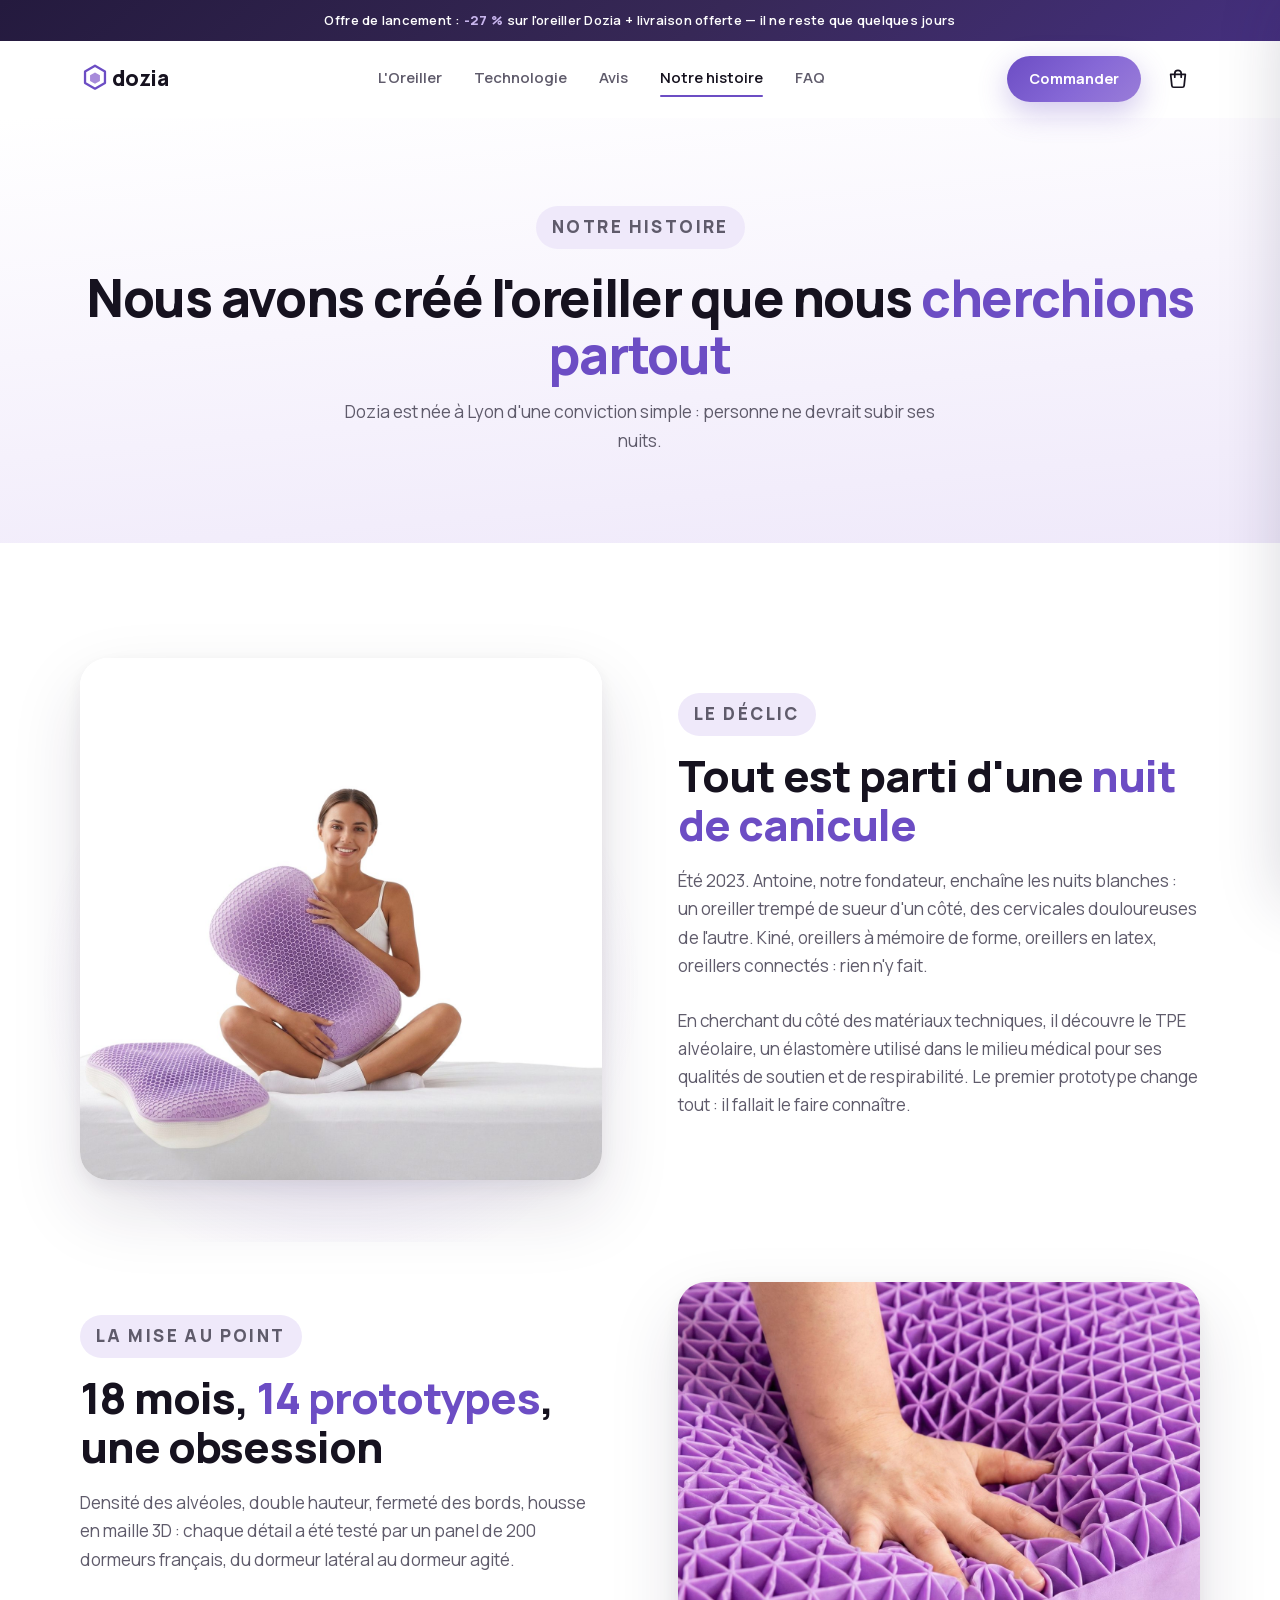
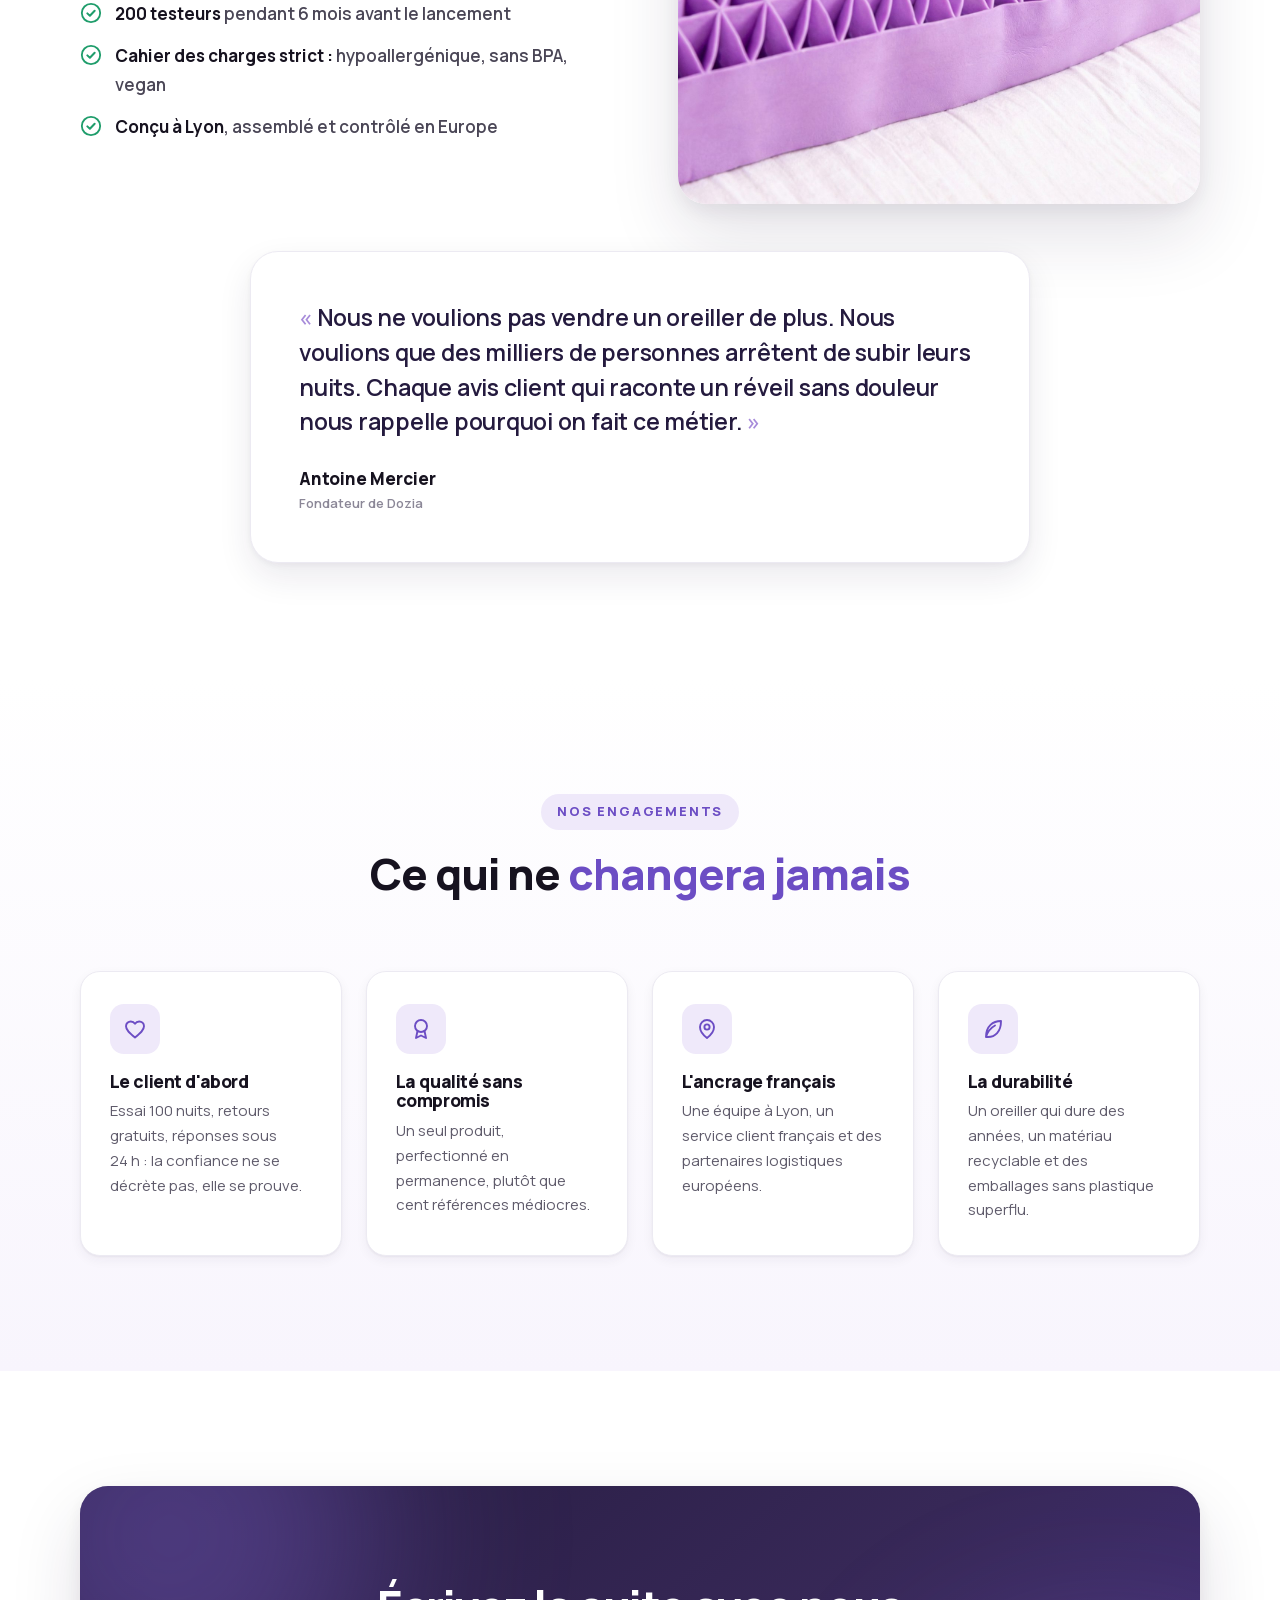
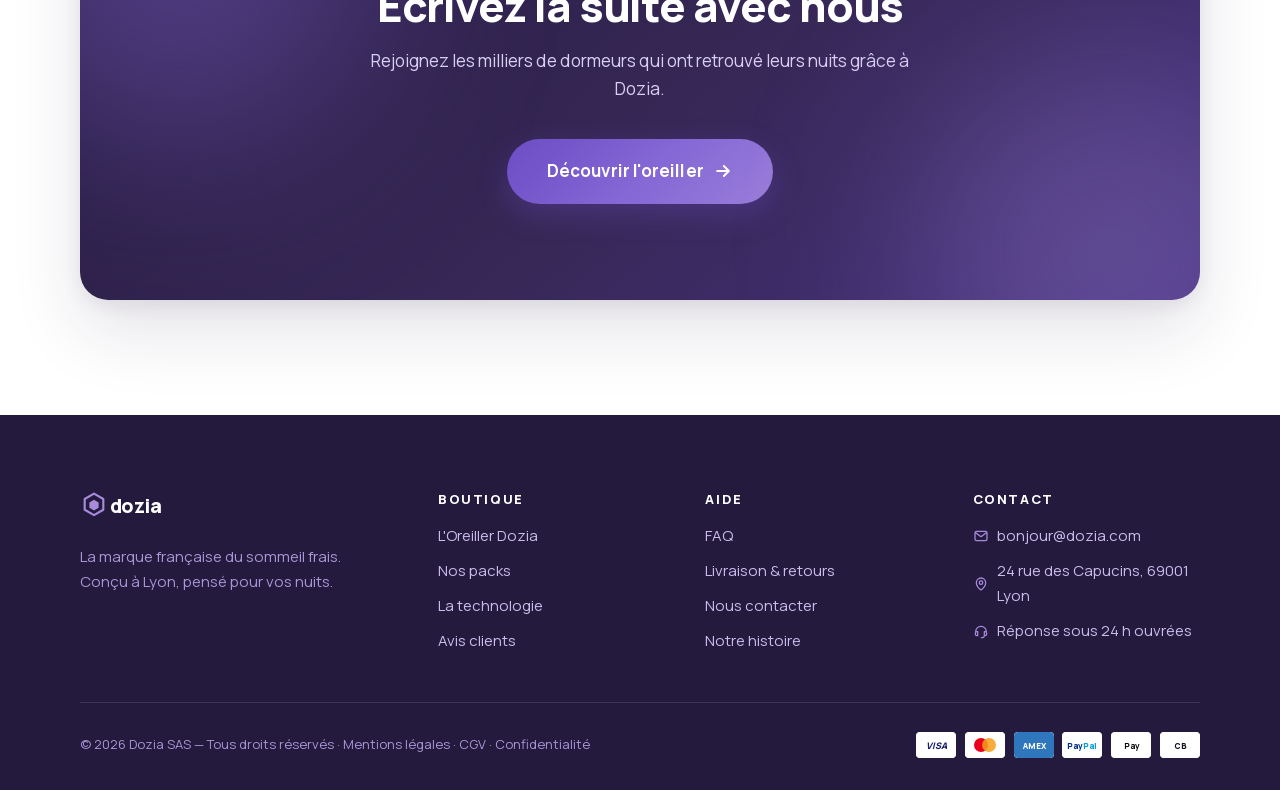
<file: notre-histoire.html>
<!DOCTYPE html>
<html lang="fr">
<head>
  <meta charset="UTF-8">
  <meta name="viewport" content="width=device-width, initial-scale=1.0">
  <title>Notre histoire — Dozia, la marque française du sommeil frais</title>
  <meta name="description" content="Née à Lyon, Dozia a passé 18 mois et 14 prototypes à créer l'oreiller rafraîchissant que nous cherchions partout. Découvrez notre histoire et nos engagements.">
  <link rel="canonical" href="https://dozia.com/notre-histoire.html">
  <link rel="icon" type="image/svg+xml" href="assets/img/favicon.svg">
  <meta property="og:type" content="website">
  <meta property="og:site_name" content="Dozia">
  <meta property="og:title" content="Notre histoire — Dozia, la marque française du sommeil frais">
  <meta property="og:description" content="Née à Lyon, Dozia a passé 18 mois et 14 prototypes à créer l'oreiller rafraîchissant que nous cherchions partout. Découvrez notre histoire et nos engagements.">
  <meta property="og:image" content="https://dozia.com/assets/img/produit-principal.jpg">
  <meta property="og:url" content="https://dozia.com/notre-histoire.html">
  <meta property="og:locale" content="fr_FR">
  <link rel="preload" href="assets/fonts/manrope-latin.woff2" as="font" type="font/woff2" crossorigin>
  <link rel="stylesheet" href="assets/css/style.css">
</head>
<body>
  <a class="lien-evitement" href="#contenu">Aller au contenu principal</a>

  <svg xmlns="http://www.w3.org/2000/svg" style="display:none" aria-hidden="true">
    <symbol id="i-etoile" viewBox="0 0 24 24"><path fill="currentColor" d="M12 2l2.9 6.3 6.9.8-5.1 4.7 1.4 6.8L12 17.2 5.9 20.6l1.4-6.8L2.2 9.1l6.9-.8L12 2z"/></symbol>
    <symbol id="i-coche-cercle" viewBox="0 0 24 24"><circle cx="12" cy="12" r="10" fill="none" stroke="currentColor" stroke-width="2"/><path fill="none" stroke="currentColor" stroke-width="2.2" stroke-linecap="round" stroke-linejoin="round" d="M16 9.5l-5.2 5.5L8 12.4"/></symbol>
    <symbol id="i-croix" viewBox="0 0 24 24"><path fill="none" stroke="currentColor" stroke-width="2.4" stroke-linecap="round" d="M6 6l12 12M18 6L6 18"/></symbol>
    <symbol id="i-fleche" viewBox="0 0 24 24"><path fill="none" stroke="currentColor" stroke-width="2.4" stroke-linecap="round" stroke-linejoin="round" d="M5 12h14m-6-6l6 6-6 6"/></symbol>
    <symbol id="i-chevron" viewBox="0 0 24 24"><path fill="none" stroke="currentColor" stroke-width="2.4" stroke-linecap="round" stroke-linejoin="round" d="M6 9l6 6 6-6"/></symbol>
    <symbol id="i-camion" viewBox="0 0 24 24"><path fill="none" stroke="currentColor" stroke-width="1.9" stroke-linecap="round" stroke-linejoin="round" d="M1 8h13v8H1zM14 11h4l3 3v2h-7zM5.5 19a1.8 1.8 0 100-3.6 1.8 1.8 0 000 3.6zM17.5 19a1.8 1.8 0 100-3.6 1.8 1.8 0 000 3.6z"/></symbol>
    <symbol id="i-bouclier" viewBox="0 0 24 24"><path fill="none" stroke="currentColor" stroke-width="1.9" stroke-linecap="round" stroke-linejoin="round" d="M12 2l8 3.5v5.7c0 5-3.4 8.6-8 10.8-4.6-2.2-8-5.8-8-10.8V5.5L12 2z"/><path fill="none" stroke="currentColor" stroke-width="1.9" stroke-linecap="round" stroke-linejoin="round" d="M15.4 9.4l-4.3 4.6-2.5-2.3"/></symbol>
    <symbol id="i-cadenas" viewBox="0 0 24 24"><rect x="4.5" y="10.5" width="15" height="10" rx="2.5" fill="none" stroke="currentColor" stroke-width="1.9"/><path fill="none" stroke="currentColor" stroke-width="1.9" stroke-linecap="round" d="M8 10V7a4 4 0 018 0v3"/></symbol>
    <symbol id="i-lune" viewBox="0 0 24 24"><path fill="none" stroke="currentColor" stroke-width="1.9" stroke-linecap="round" stroke-linejoin="round" d="M21 13A8.5 8.5 0 1111 3a7 7 0 0010 10z"/></symbol>
    <symbol id="i-retour" viewBox="0 0 24 24"><path fill="none" stroke="currentColor" stroke-width="1.9" stroke-linecap="round" stroke-linejoin="round" d="M9 14L4 9l5-5M4 9h10a6 6 0 016 6v1a4 4 0 01-4 4h-4"/></symbol>
    <symbol id="i-coeur" viewBox="0 0 24 24"><path fill="none" stroke="currentColor" stroke-width="1.9" stroke-linecap="round" stroke-linejoin="round" d="M12 20.5C7 16.6 3 13.4 3 9.3 3 6.4 5.3 4.5 7.8 4.5c1.7 0 3.3.8 4.2 2.2.9-1.4 2.5-2.2 4.2-2.2 2.5 0 4.8 1.9 4.8 4.8 0 4.1-4 7.3-9 11.2z"/></symbol>
    <symbol id="i-colonne" viewBox="0 0 24 24"><path fill="none" stroke="currentColor" stroke-width="1.9" stroke-linecap="round" stroke-linejoin="round" d="M12 3v18M8.5 5.5h7M7.5 9.2h9M7 12.8h10M7.5 16.5h9M8.5 20h7"/></symbol>
    <symbol id="i-feuille" viewBox="0 0 24 24"><path fill="none" stroke="currentColor" stroke-width="1.9" stroke-linecap="round" stroke-linejoin="round" d="M5 20C5 9 12 4 20 4c0 11-6 16-13 16h-2zM5 20c1.5-5 4.5-9 9-11.5"/></symbol>
    <symbol id="i-panier" viewBox="0 0 24 24"><path fill="none" stroke="currentColor" stroke-width="1.9" stroke-linecap="round" stroke-linejoin="round" d="M4 7h16l-1.3 12.2a2 2 0 01-2 1.8H7.3a2 2 0 01-2-1.8L4 7zM8.5 10V6a3.5 3.5 0 017 0v4"/></symbol>
    <symbol id="i-france" viewBox="0 0 24 24"><path fill="none" stroke="currentColor" stroke-width="1.9" stroke-linecap="round" stroke-linejoin="round" d="M12 21s7-5.4 7-11a7 7 0 10-14 0c0 5.6 7 11 7 11z"/><circle cx="12" cy="10" r="2.6" fill="none" stroke="currentColor" stroke-width="1.9"/></symbol>
    <symbol id="i-mail" viewBox="0 0 24 24"><rect x="3" y="5" width="18" height="14" rx="2.5" fill="none" stroke="currentColor" stroke-width="1.9"/><path fill="none" stroke="currentColor" stroke-width="1.9" stroke-linecap="round" stroke-linejoin="round" d="M4 7l8 6 8-6"/></symbol>
    <symbol id="i-casque" viewBox="0 0 24 24"><path fill="none" stroke="currentColor" stroke-width="1.9" stroke-linecap="round" stroke-linejoin="round" d="M4 13a8 8 0 0116 0M3.5 15.5A2.5 2.5 0 016 13h1v6H6a2.5 2.5 0 01-2.5-2.5v-1zM20.5 15.5A2.5 2.5 0 0018 13h-1v6h1a2.5 2.5 0 002.5-2.5v-1zM17 19.5a3 3 0 01-3 2.5h-1.5"/></symbol>
    <symbol id="i-medaille" viewBox="0 0 24 24"><circle cx="12" cy="9" r="6" fill="none" stroke="currentColor" stroke-width="1.9"/><path fill="none" stroke="currentColor" stroke-width="1.9" stroke-linecap="round" stroke-linejoin="round" d="M8.5 14L7 21l5-2.5L17 21l-1.5-7"/></symbol>
    <symbol id="i-hexagones" viewBox="0 0 24 24"><path fill="none" stroke="currentColor" stroke-width="1.7" stroke-linejoin="round" d="M7 3.5l3.5 2v4l-3.5 2-3.5-2v-4l3.5-2zM17 3.5l3.5 2v4l-3.5 2-3.5-2v-4l3.5-2zM12 12.5l3.5 2v4l-3.5 2-3.5-2v-4l3.5-2z"/></symbol>
  </svg>

  <div class="barre-annonce">
    <p>Offre de lancement&nbsp;: <strong>-27&nbsp;%</strong> sur l'oreiller Dozia + livraison offerte — il ne reste que quelques jours</p>
  </div>

  <header class="entete" id="entete">
    <div class="conteneur entete-inner">
      <a href="index.html" class="logo" aria-label="Dozia — accueil">
        <svg viewBox="0 0 132 34" fill="none" xmlns="http://www.w3.org/2000/svg" role="img" aria-label="Dozia">
          <path d="M17 2l11.3 6.5v13L17 28 5.7 21.5v-13L17 2z" stroke="#6C4DC4" stroke-width="2.6" stroke-linejoin="round"/>
          <path d="M17 9.5l5.6 3.25v6.5L17 22.5l-5.6-3.25v-6.5L17 9.5z" fill="#A78BDA"/>
          <text x="36" y="25" font-family="Manrope, sans-serif" font-size="24" font-weight="800" letter-spacing="-0.5" fill="#16121F">dozia</text>
        </svg>
      </a>
      <nav class="nav-principale" id="nav" aria-label="Navigation principale">
        <a href="produit.html">L'Oreiller</a>
        <a href="index.html#technologie">Technologie</a>
        <a href="index.html#avis">Avis</a>
        <a href="notre-histoire.html" aria-current="page">Notre histoire</a>
        <a href="faq.html">FAQ</a>
      </nav>
      <div class="entete-actions">
        <a href="produit.html" class="bouton bouton-primaire" style="padding:0.7rem 1.4rem;font-size:0.9rem;">Commander</a>
        <button class="bouton-panier" id="ouvrir-panier" aria-label="Ouvrir le panier">
          <svg width="22" height="22" aria-hidden="true"><use href="#i-panier"/></svg>
          <span class="panier-compte" id="panier-compte">0</span>
        </button>
        <button class="burger" id="burger" aria-label="Ouvrir le menu" aria-expanded="false" aria-controls="nav">
          <span></span><span></span><span></span>
        </button>
      </div>
    </div>
  </header>

  <main id="contenu">
    <section class="page-entete">
      <div class="conteneur">
        <p class="sur-titre" data-reveal>Notre histoire</p>
        <h1 data-reveal style="--d:0.08s">Nous avons créé l'oreiller que nous <em style="font-style:normal;color:var(--violet-600)">cherchions partout</em></h1>
        <p data-reveal style="--d:0.16s">Dozia est née à Lyon d'une conviction simple&nbsp;: personne ne devrait subir ses nuits.</p>
      </div>
    </section>

    <section class="section">
      <div class="conteneur">
        <div class="rangee-media">
          <div class="media-visuel" data-reveal="gauche">
            <div class="media-halo" aria-hidden="true"></div>
            <div class="cadre"><img src="assets/img/femme-assise.jpg" alt="Femme souriante tenant son oreiller Dozia, assise en tailleur sur un lit" loading="lazy" width="1400" height="1400"></div>
          </div>
          <div class="media-texte" data-reveal="droite">
            <p class="sur-titre">Le déclic</p>
            <h2>Tout est parti d'une <em>nuit de canicule</em></h2>
            <p>Été 2023. Antoine, notre fondateur, enchaîne les nuits blanches&nbsp;: un oreiller trempé de sueur d'un côté, des cervicales douloureuses de l'autre. Kiné, oreillers à mémoire de forme, oreillers en latex, oreillers connectés&nbsp;: rien n'y fait.</p>
            <p style="color:var(--gris-600);font-size:var(--t-corps);">En cherchant du côté des matériaux techniques, il découvre le TPE alvéolaire, un élastomère utilisé dans le milieu médical pour ses qualités de soutien et de respirabilité. Le premier prototype change tout&nbsp;: il fallait le faire connaître.</p>
          </div>
        </div>

        <div class="rangee-media est-inversee">
          <div class="media-visuel" data-reveal="droite">
            <div class="cadre"><img src="assets/img/coin-structure.jpg" alt="Main posée sur la structure alvéolaire d'un prototype d'oreiller Dozia" loading="lazy" width="1400" height="1400"></div>
          </div>
          <div class="media-texte" data-reveal="gauche">
            <p class="sur-titre">La mise au point</p>
            <h2>18 mois, <em>14 prototypes</em>, une obsession</h2>
            <p>Densité des alvéoles, double hauteur, fermeté des bords, housse en maille 3D&nbsp;: chaque détail a été testé par un panel de 200 dormeurs français, du dormeur latéral au dormeur agité.</p>
            <ul class="liste-coches">
              <li><svg aria-hidden="true"><use href="#i-coche-cercle"/></svg><span><strong>200 testeurs</strong> pendant 6 mois avant le lancement</span></li>
              <li><svg aria-hidden="true"><use href="#i-coche-cercle"/></svg><span><strong>Cahier des charges strict&nbsp;:</strong> hypoallergénique, sans BPA, vegan</span></li>
              <li><svg aria-hidden="true"><use href="#i-coche-cercle"/></svg><span><strong>Conçu à Lyon</strong>, assemblé et contrôlé en Europe</span></li>
            </ul>
          </div>
        </div>

        <div class="bloc-citation mt-3" data-reveal style="max-width:780px;margin-inline:auto;">
          <blockquote>Nous ne voulions pas vendre un oreiller de plus. Nous voulions que des milliers de personnes arrêtent de subir leurs nuits. Chaque avis client qui raconte un réveil sans douleur nous rappelle pourquoi on fait ce métier.</blockquote>
          <div class="signature">
            <div>
              <p class="nom">Antoine Mercier</p>
              <p class="role">Fondateur de Dozia</p>
            </div>
          </div>
        </div>
      </div>
    </section>

    <section class="section section-teintee">
      <div class="conteneur">
        <div class="entete-section">
          <p class="sur-titre" data-reveal>Nos engagements</p>
          <h2 class="titre-section" data-reveal style="--d:0.08s">Ce qui ne <em>changera jamais</em></h2>
        </div>
        <div class="grille-valeurs">
          <div class="carte-valeur" data-reveal style="--d:0s">
            <div class="icone"><svg aria-hidden="true"><use href="#i-coeur"/></svg></div>
            <h3>Le client d'abord</h3>
            <p>Essai 100 nuits, retours gratuits, réponses sous 24&nbsp;h&nbsp;: la confiance ne se décrète pas, elle se prouve.</p>
          </div>
          <div class="carte-valeur" data-reveal style="--d:0.08s">
            <div class="icone"><svg aria-hidden="true"><use href="#i-medaille"/></svg></div>
            <h3>La qualité sans compromis</h3>
            <p>Un seul produit, perfectionné en permanence, plutôt que cent références médiocres.</p>
          </div>
          <div class="carte-valeur" data-reveal style="--d:0.16s">
            <div class="icone"><svg aria-hidden="true"><use href="#i-france"/></svg></div>
            <h3>L'ancrage français</h3>
            <p>Une équipe à Lyon, un service client français et des partenaires logistiques européens.</p>
          </div>
          <div class="carte-valeur" data-reveal style="--d:0.24s">
            <div class="icone"><svg aria-hidden="true"><use href="#i-feuille"/></svg></div>
            <h3>La durabilité</h3>
            <p>Un oreiller qui dure des années, un matériau recyclable et des emballages sans plastique superflu.</p>
          </div>
        </div>
      </div>
    </section>

    <section class="section">
      <div class="conteneur">
        <div class="cta-final" data-reveal="zoom">
          <h2>Écrivez la suite avec nous</h2>
          <p>Rejoignez les milliers de dormeurs qui ont retrouvé leurs nuits grâce à Dozia.</p>
          <a href="produit.html" class="bouton bouton-primaire bouton-grand">Découvrir l'oreiller <svg class="fleche" width="20" height="20" aria-hidden="true"><use href="#i-fleche"/></svg></a>
        </div>
      </div>
    </section>
  </main>

  <footer class="pied">
    <div class="conteneur">
      <div class="pied-grille">
        <div>
          <a href="index.html" class="logo" aria-label="Dozia — accueil">
            <svg viewBox="0 0 132 34" fill="none" xmlns="http://www.w3.org/2000/svg" role="img" aria-label="Dozia">
          <path d="M17 2l11.3 6.5v13L17 28 5.7 21.5v-13L17 2z" stroke="#A78BDA" stroke-width="2.6" stroke-linejoin="round"/>
          <path d="M17 9.5l5.6 3.25v6.5L17 22.5l-5.6-3.25v-6.5L17 9.5z" fill="#A78BDA"/>
          <text x="36" y="25" font-family="Manrope, sans-serif" font-size="24" font-weight="800" letter-spacing="-0.5" fill="#FFFFFF">dozia</text>
        </svg>
          </a>
          <p class="pied-baseline">La marque française du sommeil frais. Conçu à Lyon, pensé pour vos nuits.</p>
        </div>
        <nav aria-label="Boutique">
          <h3>Boutique</h3>
          <ul>
            <li><a href="produit.html">L'Oreiller Dozia</a></li>
            <li><a href="index.html#offres">Nos packs</a></li>
            <li><a href="index.html#technologie">La technologie</a></li>
            <li><a href="index.html#avis">Avis clients</a></li>
          </ul>
        </nav>
        <nav aria-label="Aide">
          <h3>Aide</h3>
          <ul>
            <li><a href="faq.html">FAQ</a></li>
            <li><a href="livraison-retours.html">Livraison &amp; retours</a></li>
            <li><a href="contact.html">Nous contacter</a></li>
            <li><a href="notre-histoire.html">Notre histoire</a></li>
          </ul>
        </nav>
        <div>
          <h3>Contact</h3>
          <div class="pied-contact">
            <span><svg aria-hidden="true"><use href="#i-mail"/></svg><a href="mailto:bonjour@dozia.com">bonjour@dozia.com</a></span>
            <span><svg aria-hidden="true"><use href="#i-france"/></svg>24 rue des Capucins, 69001 Lyon</span>
            <span><svg aria-hidden="true"><use href="#i-casque"/></svg>Réponse sous 24&nbsp;h ouvrées</span>
          </div>
        </div>
      </div>
      <div class="pied-bas">
        <p>© 2026 Dozia SAS — Tous droits réservés · <a href="mentions-legales.html">Mentions légales</a> · <a href="cgv.html">CGV</a> · <a href="confidentialite.html">Confidentialité</a></p>
        <div class="icones-paiement" aria-label="Moyens de paiement acceptés">
          <svg width="40" height="26" viewBox="0 0 40 26" role="img" aria-label="Visa"><rect width="40" height="26" rx="4" fill="#fff"/><text x="20" y="17" text-anchor="middle" font-family="Manrope, sans-serif" font-size="9" font-weight="800" font-style="italic" fill="#1A1F71">VISA</text></svg>
          <svg width="40" height="26" viewBox="0 0 40 26" role="img" aria-label="Mastercard"><rect width="40" height="26" rx="4" fill="#fff"/><circle cx="16" cy="13" r="7" fill="#EB001B"/><circle cx="24" cy="13" r="7" fill="#F79E1B" fill-opacity="0.85"/></svg>
          <svg width="40" height="26" viewBox="0 0 40 26" role="img" aria-label="American Express"><rect width="40" height="26" rx="4" fill="#2E77BC"/><text x="20" y="16.5" text-anchor="middle" font-family="Manrope, sans-serif" font-size="8" font-weight="800" fill="#fff">AMEX</text></svg>
          <svg width="40" height="26" viewBox="0 0 40 26" role="img" aria-label="PayPal"><rect width="40" height="26" rx="4" fill="#fff"/><text x="20" y="16.5" text-anchor="middle" font-family="Manrope, sans-serif" font-size="8" font-weight="800" fill="#003087">Pay<tspan fill="#009CDE">Pal</tspan></text></svg>
          <svg width="40" height="26" viewBox="0 0 40 26" role="img" aria-label="Apple Pay"><rect width="40" height="26" rx="4" fill="#fff"/><text x="20" y="16.5" text-anchor="middle" font-family="Manrope, sans-serif" font-size="8" font-weight="700" fill="#000"> Pay</text></svg>
          <svg width="40" height="26" viewBox="0 0 40 26" role="img" aria-label="Carte Bancaire"><rect width="40" height="26" rx="4" fill="#fff"/><text x="20" y="16.5" text-anchor="middle" font-family="Manrope, sans-serif" font-size="8" font-weight="800" fill="#16121F">CB</text></svg>
        </div>
      </div>
    </div>
  </footer>

  <div class="voile" id="voile" hidden></div>
  <aside class="tiroir-panier" id="tiroir-panier" aria-label="Panier" aria-hidden="true">
    <div class="tiroir-entete">
      <h2>Votre panier</h2>
      <button class="tiroir-fermer" id="fermer-panier" aria-label="Fermer le panier"><svg aria-hidden="true"><use href="#i-croix"/></svg></button>
    </div>
    <div class="progression-livraison" id="progression-livraison">
      <p id="texte-progression">Livraison offerte dès 50&nbsp;€ d'achat</p>
      <div class="barre-progression"><span id="barre-progression"></span></div>
    </div>
    <div class="tiroir-corps" id="tiroir-corps"></div>
    <div class="tiroir-pied">
      <div class="total-ligne">
        <span>Total <span class="mention">TVA incluse, livraison offerte</span></span>
        <span id="panier-total">0&nbsp;€</span>
      </div>
      <button class="bouton bouton-primaire bouton-bloc bouton-grand" id="bouton-commander"><svg width="18" height="18" aria-hidden="true"><use href="#i-cadenas"/></svg> Commander en toute sécurité</button>
      <div class="paiements-tiroir" aria-hidden="true">
        <svg width="36" height="22" viewBox="0 0 40 26"><rect width="40" height="26" rx="4" fill="#fff"/><text x="20" y="17" text-anchor="middle" font-family="Manrope, sans-serif" font-size="9" font-weight="800" font-style="italic" fill="#1A1F71">VISA</text></svg>
        <svg width="36" height="22" viewBox="0 0 40 26"><rect width="40" height="26" rx="4" fill="#fff"/><circle cx="16" cy="13" r="7" fill="#EB001B"/><circle cx="24" cy="13" r="7" fill="#F79E1B" fill-opacity="0.85"/></svg>
        <svg width="36" height="22" viewBox="0 0 40 26"><rect width="40" height="26" rx="4" fill="#fff"/><text x="20" y="16.5" text-anchor="middle" font-family="Manrope, sans-serif" font-size="8" font-weight="800" fill="#003087">Pay<tspan fill="#009CDE">Pal</tspan></text></svg>
        <svg width="36" height="22" viewBox="0 0 40 26"><rect width="40" height="26" rx="4" fill="#fff"/><text x="20" y="16.5" text-anchor="middle" font-family="Manrope, sans-serif" font-size="8" font-weight="700" fill="#000"> Pay</text></svg>
      </div>
    </div>
  </aside>

  <div class="toast" id="toast" role="status" aria-live="polite"></div>
  <div class="curseur" id="curseur" aria-hidden="true"></div>

  <script src="assets/js/main.js" defer></script>
</body>
</html>
</file>
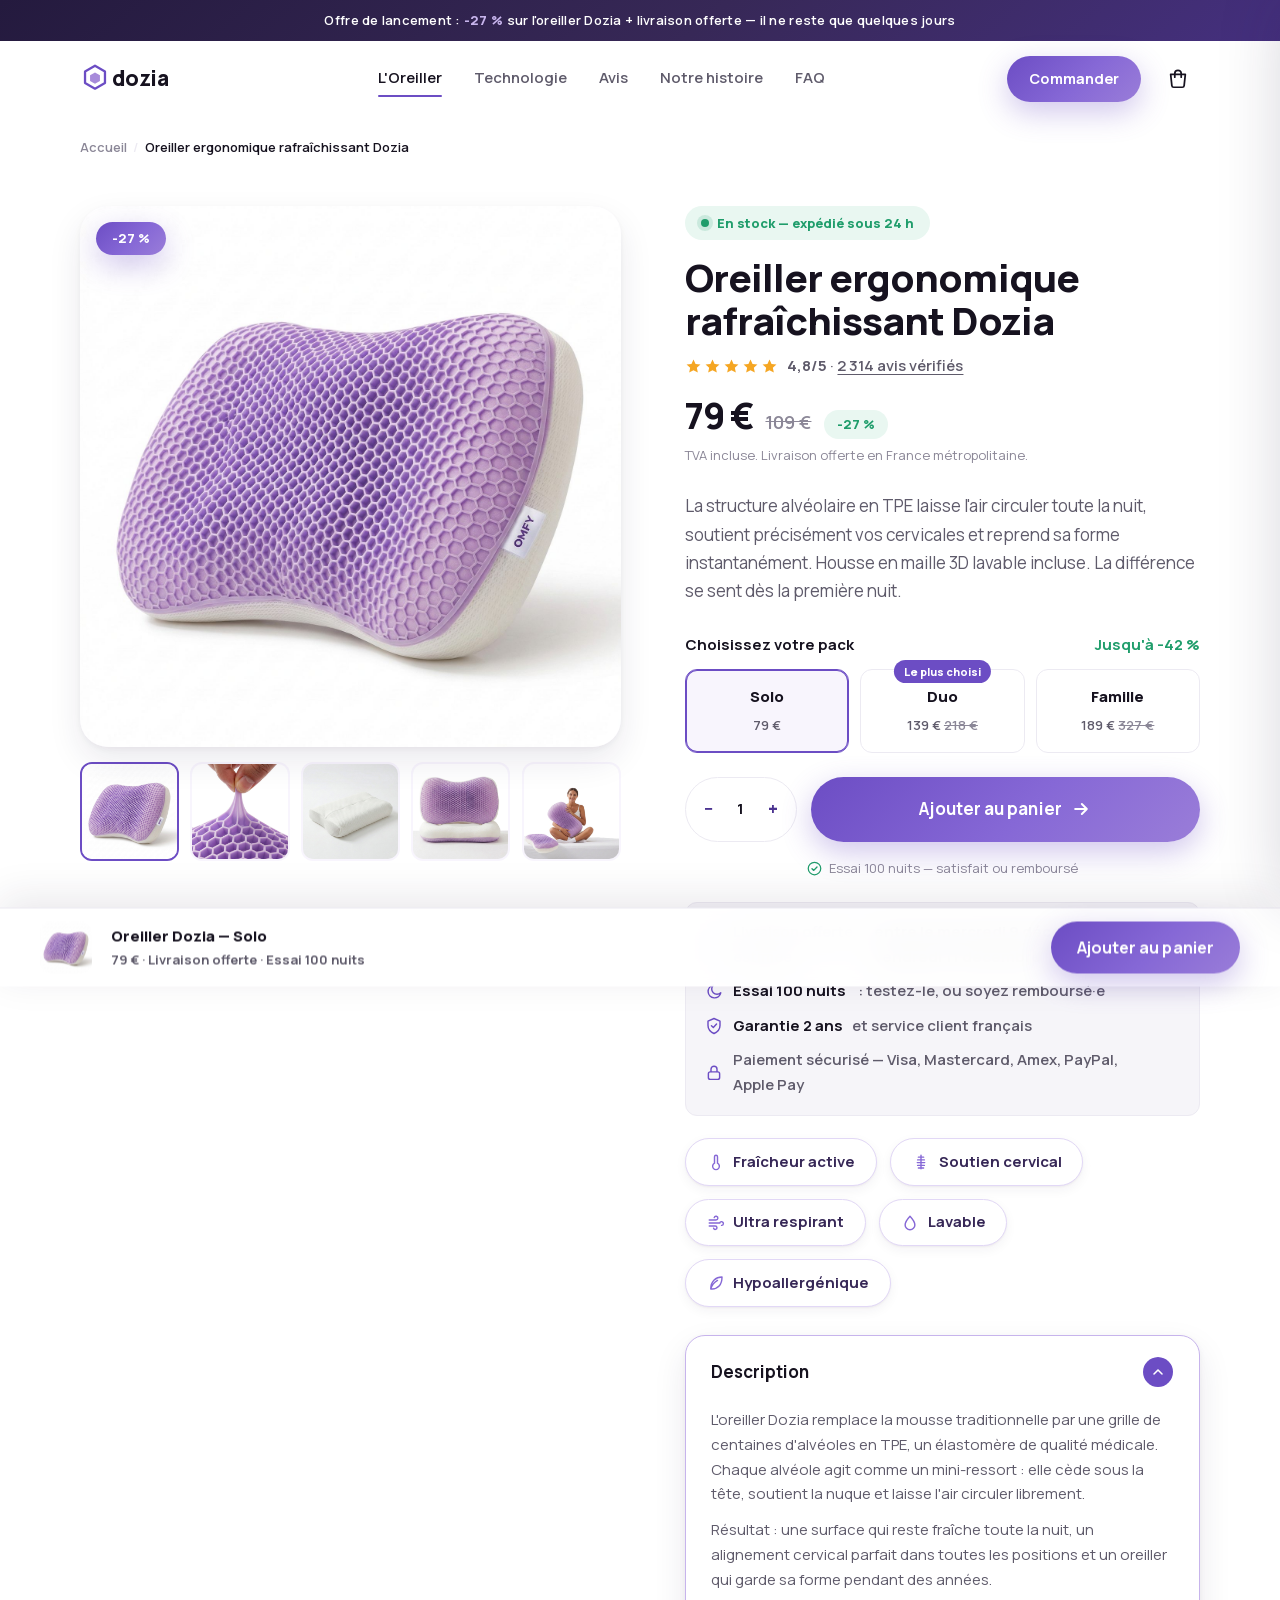
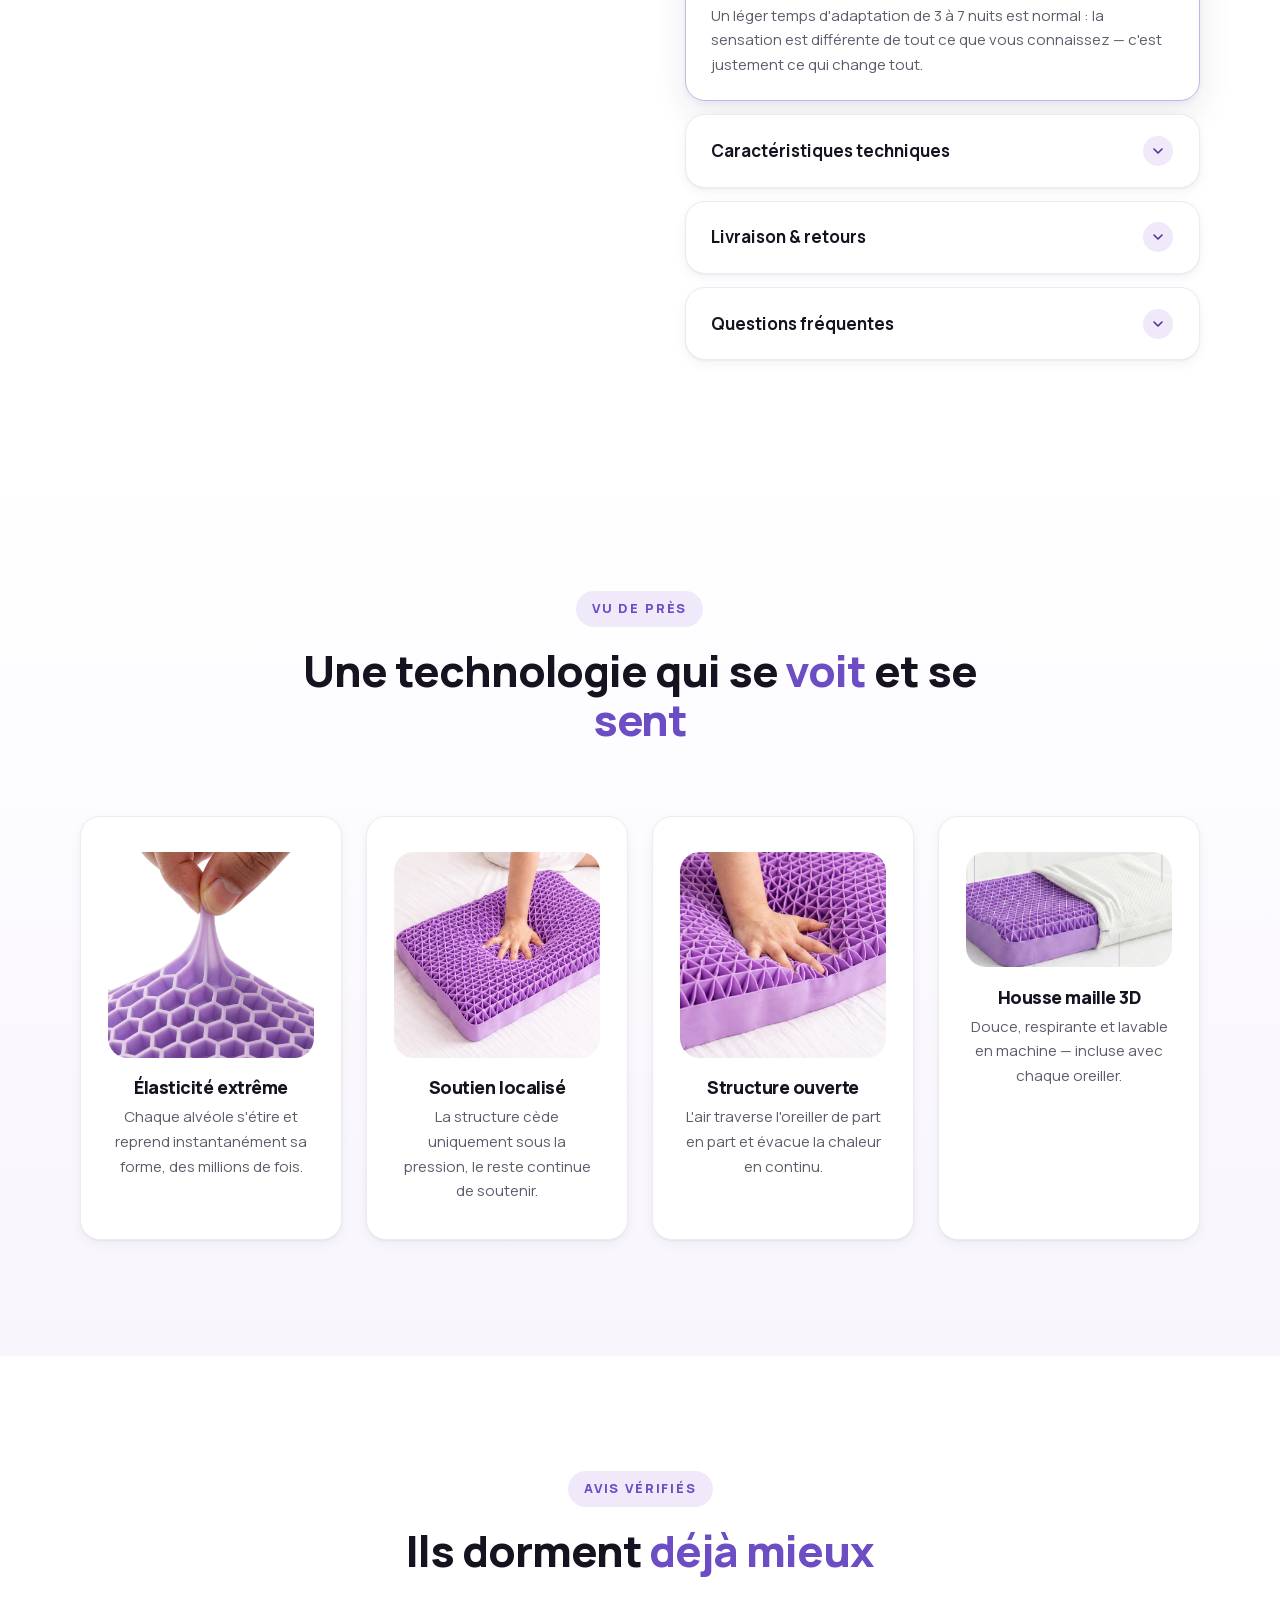
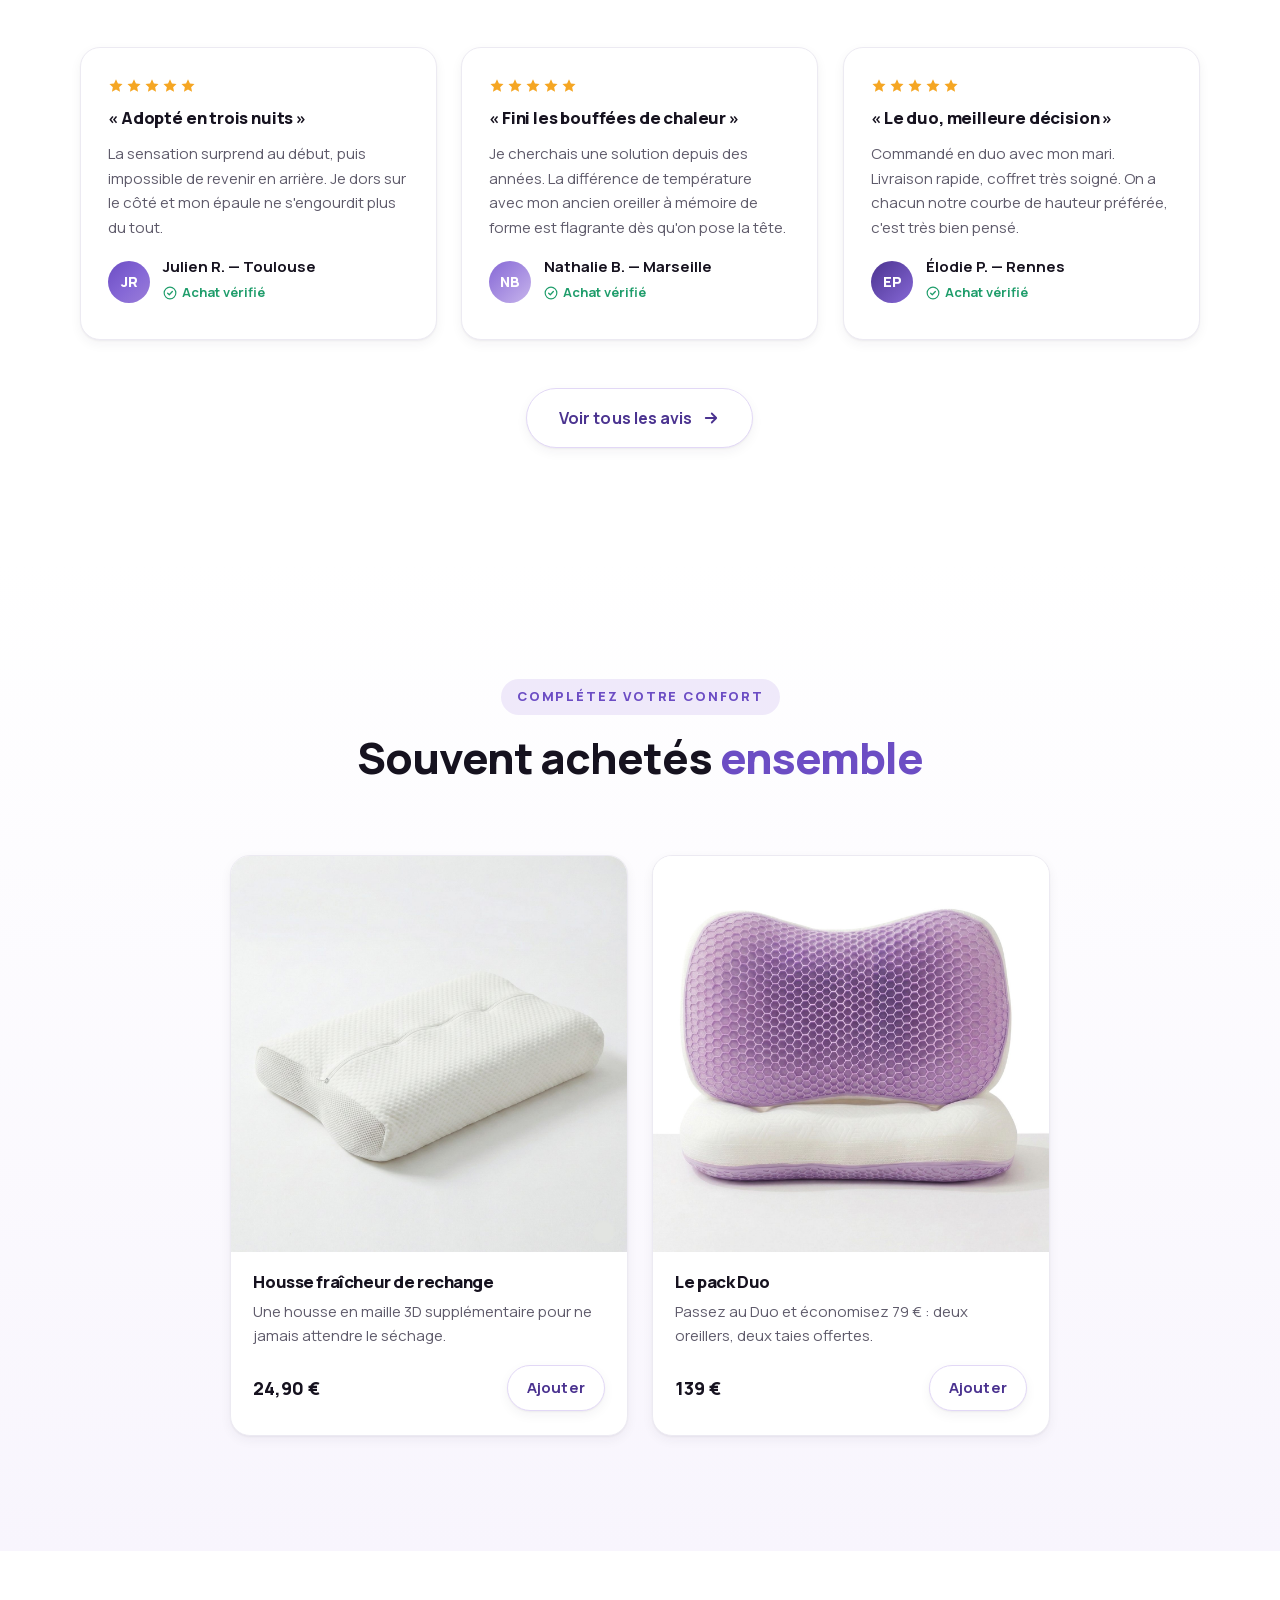
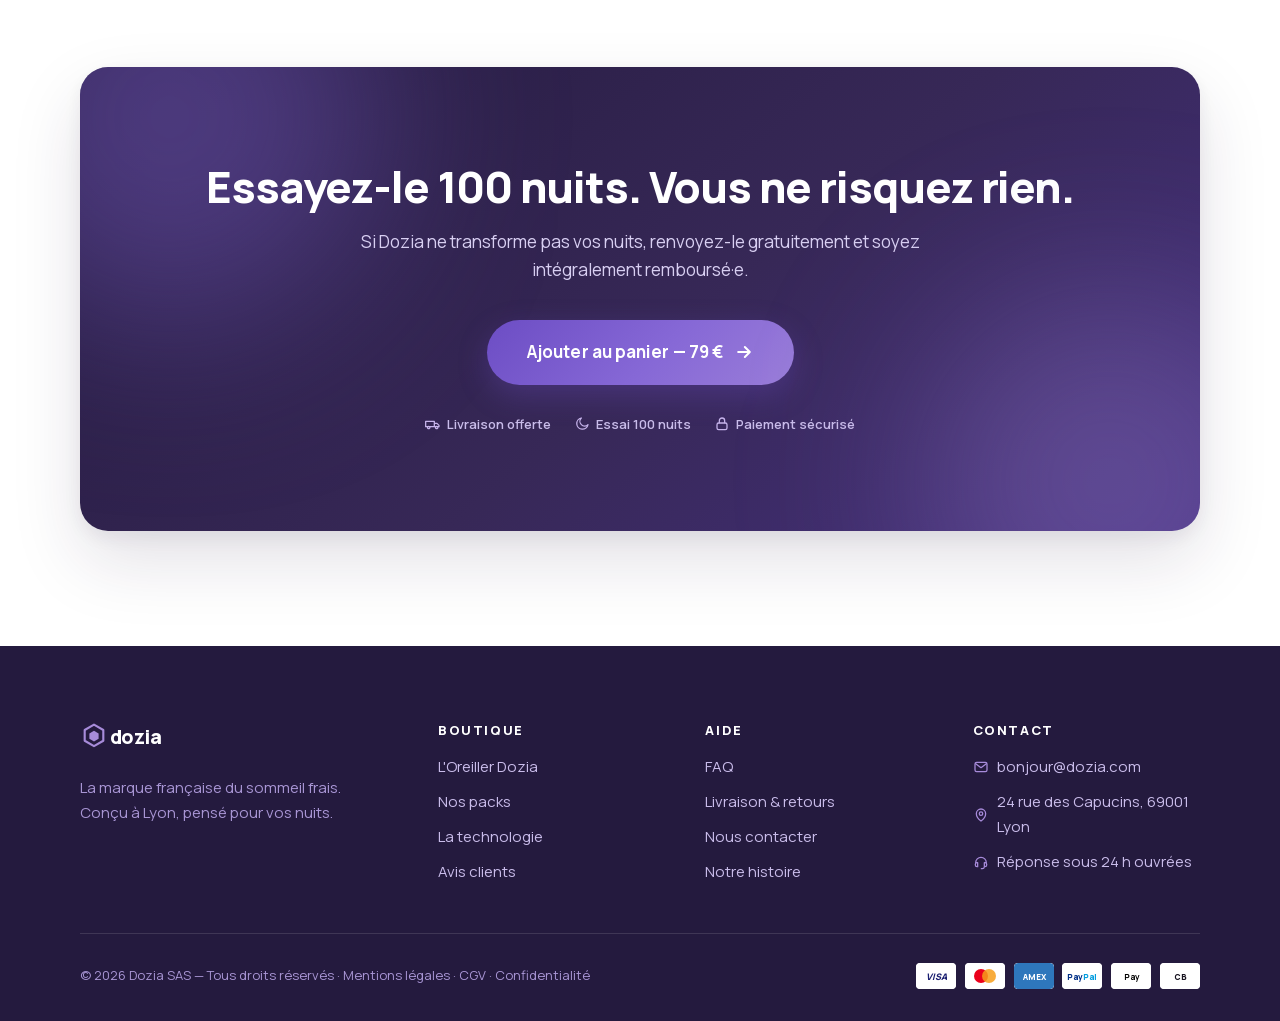
<file: produit.html>
<!DOCTYPE html>
<html lang="fr">
<head>
  <meta charset="UTF-8">
  <meta name="viewport" content="width=device-width, initial-scale=1.0">
  <title>Oreiller ergonomique rafraîchissant Dozia — Essai 100 nuits</title>
  <meta name="description" content="L'oreiller Dozia en TPE à structure alvéolaire : fraîcheur toute la nuit, soutien cervical adaptatif, zéro affaissement. 79 € au lieu de 109 €, livraison offerte, essai 100 nuits.">
  <link rel="canonical" href="https://dozia.com/produit.html">
  <link rel="icon" type="image/svg+xml" href="assets/img/favicon.svg">
  <meta property="og:type" content="product">
  <meta property="og:site_name" content="Dozia">
  <meta property="og:title" content="Oreiller ergonomique rafraîchissant Dozia">
  <meta property="og:description" content="Fraîcheur toute la nuit, soutien cervical adaptatif, zéro affaissement. Essai 100 nuits.">
  <meta property="og:image" content="https://dozia.com/assets/img/produit-principal.jpg">
  <meta property="og:url" content="https://dozia.com/produit.html">
  <meta property="og:locale" content="fr_FR">
  <link rel="preload" href="assets/fonts/manrope-latin.woff2" as="font" type="font/woff2" crossorigin>
  <link rel="stylesheet" href="assets/css/style.css">
  <script type="application/ld+json">
  {
    "@context": "https://schema.org",
    "@type": "Product",
    "name": "Oreiller ergonomique rafraîchissant Dozia",
    "image": [
      "https://dozia.com/assets/img/produit-principal.jpg",
      "https://dozia.com/assets/img/macro-alveoles.jpg",
      "https://dozia.com/assets/img/produit-housse.jpg"
    ],
    "description": "Oreiller ergonomique en TPE à structure alvéolaire : fraîcheur active toute la nuit, soutien cervical adaptatif, sans affaissement. Housse en maille 3D lavable incluse.",
    "sku": "DOZIA-OR-01",
    "brand": { "@type": "Brand", "name": "Dozia" },
    "aggregateRating": { "@type": "AggregateRating", "ratingValue": "4.8", "reviewCount": "2314" },
    "offers": {
      "@type": "Offer",
      "url": "https://dozia.com/produit.html",
      "priceCurrency": "EUR",
      "price": "79.00",
      "priceValidUntil": "2026-12-31",
      "availability": "https://schema.org/InStock",
      "itemCondition": "https://schema.org/NewCondition",
      "shippingDetails": {
        "@type": "OfferShippingDetails",
        "shippingRate": { "@type": "MonetaryAmount", "value": "0", "currency": "EUR" },
        "shippingDestination": { "@type": "DefinedRegion", "addressCountry": "FR" }
      }
    }
  }
  </script>
  <script type="application/ld+json">
  {
    "@context": "https://schema.org",
    "@type": "BreadcrumbList",
    "itemListElement": [
      { "@type": "ListItem", "position": 1, "name": "Accueil", "item": "https://dozia.com/" },
      { "@type": "ListItem", "position": 2, "name": "Oreiller ergonomique rafraîchissant Dozia" }
    ]
  }
  </script>
</head>
<body>
  <a class="lien-evitement" href="#contenu">Aller au contenu principal</a>

  <svg xmlns="http://www.w3.org/2000/svg" style="display:none" aria-hidden="true">
    <symbol id="i-etoile" viewBox="0 0 24 24"><path fill="currentColor" d="M12 2l2.9 6.3 6.9.8-5.1 4.7 1.4 6.8L12 17.2 5.9 20.6l1.4-6.8L2.2 9.1l6.9-.8L12 2z"/></symbol>
    <symbol id="i-coche" viewBox="0 0 24 24"><path fill="none" stroke="currentColor" stroke-width="2.4" stroke-linecap="round" stroke-linejoin="round" d="M20 6L9 17l-5-5"/></symbol>
    <symbol id="i-coche-cercle" viewBox="0 0 24 24"><circle cx="12" cy="12" r="10" fill="none" stroke="currentColor" stroke-width="2"/><path fill="none" stroke="currentColor" stroke-width="2.2" stroke-linecap="round" stroke-linejoin="round" d="M16 9.5l-5.2 5.5L8 12.4"/></symbol>
    <symbol id="i-croix" viewBox="0 0 24 24"><path fill="none" stroke="currentColor" stroke-width="2.4" stroke-linecap="round" d="M6 6l12 12M18 6L6 18"/></symbol>
    <symbol id="i-fleche" viewBox="0 0 24 24"><path fill="none" stroke="currentColor" stroke-width="2.4" stroke-linecap="round" stroke-linejoin="round" d="M5 12h14m-6-6l6 6-6 6"/></symbol>
    <symbol id="i-chevron" viewBox="0 0 24 24"><path fill="none" stroke="currentColor" stroke-width="2.4" stroke-linecap="round" stroke-linejoin="round" d="M6 9l6 6 6-6"/></symbol>
    <symbol id="i-camion" viewBox="0 0 24 24"><path fill="none" stroke="currentColor" stroke-width="1.9" stroke-linecap="round" stroke-linejoin="round" d="M1 8h13v8H1zM14 11h4l3 3v2h-7zM5.5 19a1.8 1.8 0 100-3.6 1.8 1.8 0 000 3.6zM17.5 19a1.8 1.8 0 100-3.6 1.8 1.8 0 000 3.6z"/></symbol>
    <symbol id="i-bouclier" viewBox="0 0 24 24"><path fill="none" stroke="currentColor" stroke-width="1.9" stroke-linecap="round" stroke-linejoin="round" d="M12 2l8 3.5v5.7c0 5-3.4 8.6-8 10.8-4.6-2.2-8-5.8-8-10.8V5.5L12 2z"/><path fill="none" stroke="currentColor" stroke-width="1.9" stroke-linecap="round" stroke-linejoin="round" d="M15.4 9.4l-4.3 4.6-2.5-2.3"/></symbol>
    <symbol id="i-cadenas" viewBox="0 0 24 24"><rect x="4.5" y="10.5" width="15" height="10" rx="2.5" fill="none" stroke="currentColor" stroke-width="1.9"/><path fill="none" stroke="currentColor" stroke-width="1.9" stroke-linecap="round" d="M8 10V7a4 4 0 018 0v3"/></symbol>
    <symbol id="i-lune" viewBox="0 0 24 24"><path fill="none" stroke="currentColor" stroke-width="1.9" stroke-linecap="round" stroke-linejoin="round" d="M21 13A8.5 8.5 0 1111 3a7 7 0 0010 10z"/></symbol>
    <symbol id="i-thermometre" viewBox="0 0 24 24"><path fill="none" stroke="currentColor" stroke-width="1.9" stroke-linecap="round" stroke-linejoin="round" d="M10 13.6V5a2 2 0 114 0v8.6a4.5 4.5 0 11-4 0z"/></symbol>
    <symbol id="i-vent" viewBox="0 0 24 24"><path fill="none" stroke="currentColor" stroke-width="1.9" stroke-linecap="round" d="M3 8h9a2.5 2.5 0 10-2.4-3.2M3 12h14a2.5 2.5 0 112.4 3.2M3 16h8a2.3 2.3 0 11-2.2 3"/></symbol>
    <symbol id="i-retour" viewBox="0 0 24 24"><path fill="none" stroke="currentColor" stroke-width="1.9" stroke-linecap="round" stroke-linejoin="round" d="M9 14L4 9l5-5M4 9h10a6 6 0 016 6v1a4 4 0 01-4 4h-4"/></symbol>
    <symbol id="i-colonne" viewBox="0 0 24 24"><path fill="none" stroke="currentColor" stroke-width="1.9" stroke-linecap="round" stroke-linejoin="round" d="M12 3v18M8.5 5.5h7M7.5 9.2h9M7 12.8h10M7.5 16.5h9M8.5 20h7"/></symbol>
    <symbol id="i-goutte" viewBox="0 0 24 24"><path fill="none" stroke="currentColor" stroke-width="1.9" stroke-linecap="round" stroke-linejoin="round" d="M12 3s6.5 7 6.5 11.5a6.5 6.5 0 11-13 0C5.5 10 12 3 12 3z"/></symbol>
    <symbol id="i-feuille" viewBox="0 0 24 24"><path fill="none" stroke="currentColor" stroke-width="1.9" stroke-linecap="round" stroke-linejoin="round" d="M5 20C5 9 12 4 20 4c0 11-6 16-13 16h-2zM5 20c1.5-5 4.5-9 9-11.5"/></symbol>
    <symbol id="i-panier" viewBox="0 0 24 24"><path fill="none" stroke="currentColor" stroke-width="1.9" stroke-linecap="round" stroke-linejoin="round" d="M4 7h16l-1.3 12.2a2 2 0 01-2 1.8H7.3a2 2 0 01-2-1.8L4 7zM8.5 10V6a3.5 3.5 0 017 0v4"/></symbol>
    <symbol id="i-france" viewBox="0 0 24 24"><path fill="none" stroke="currentColor" stroke-width="1.9" stroke-linecap="round" stroke-linejoin="round" d="M12 21s7-5.4 7-11a7 7 0 10-14 0c0 5.6 7 11 7 11z"/><circle cx="12" cy="10" r="2.6" fill="none" stroke="currentColor" stroke-width="1.9"/></symbol>
    <symbol id="i-mail" viewBox="0 0 24 24"><rect x="3" y="5" width="18" height="14" rx="2.5" fill="none" stroke="currentColor" stroke-width="1.9"/><path fill="none" stroke="currentColor" stroke-width="1.9" stroke-linecap="round" stroke-linejoin="round" d="M4 7l8 6 8-6"/></symbol>
    <symbol id="i-casque" viewBox="0 0 24 24"><path fill="none" stroke="currentColor" stroke-width="1.9" stroke-linecap="round" stroke-linejoin="round" d="M4 13a8 8 0 0116 0M3.5 15.5A2.5 2.5 0 016 13h1v6H6a2.5 2.5 0 01-2.5-2.5v-1zM20.5 15.5A2.5 2.5 0 0018 13h-1v6h1a2.5 2.5 0 002.5-2.5v-1zM17 19.5a3 3 0 01-3 2.5h-1.5"/></symbol>
    <symbol id="i-medaille" viewBox="0 0 24 24"><circle cx="12" cy="9" r="6" fill="none" stroke="currentColor" stroke-width="1.9"/><path fill="none" stroke="currentColor" stroke-width="1.9" stroke-linecap="round" stroke-linejoin="round" d="M8.5 14L7 21l5-2.5L17 21l-1.5-7"/></symbol>
    <symbol id="i-hexagones" viewBox="0 0 24 24"><path fill="none" stroke="currentColor" stroke-width="1.7" stroke-linejoin="round" d="M7 3.5l3.5 2v4l-3.5 2-3.5-2v-4l3.5-2zM17 3.5l3.5 2v4l-3.5 2-3.5-2v-4l3.5-2zM12 12.5l3.5 2v4l-3.5 2-3.5-2v-4l3.5-2z"/></symbol>
  </svg>

  <div class="barre-annonce">
    <p>Offre de lancement&nbsp;: <strong>-27&nbsp;%</strong> sur l'oreiller Dozia + livraison offerte — il ne reste que quelques jours</p>
  </div>

  <header class="entete" id="entete">
    <div class="conteneur entete-inner">
      <a href="index.html" class="logo" aria-label="Dozia — accueil">
        <svg viewBox="0 0 132 34" fill="none" xmlns="http://www.w3.org/2000/svg" role="img" aria-label="Dozia">
          <path d="M17 2l11.3 6.5v13L17 28 5.7 21.5v-13L17 2z" stroke="#6C4DC4" stroke-width="2.6" stroke-linejoin="round"/>
          <path d="M17 9.5l5.6 3.25v6.5L17 22.5l-5.6-3.25v-6.5L17 9.5z" fill="#A78BDA"/>
          <text x="36" y="25" font-family="Manrope, sans-serif" font-size="24" font-weight="800" letter-spacing="-0.5" fill="#16121F">dozia</text>
        </svg>
      </a>
      <nav class="nav-principale" id="nav" aria-label="Navigation principale">
        <a href="produit.html" aria-current="page">L'Oreiller</a>
        <a href="index.html#technologie">Technologie</a>
        <a href="index.html#avis">Avis</a>
        <a href="notre-histoire.html">Notre histoire</a>
        <a href="faq.html">FAQ</a>
      </nav>
      <div class="entete-actions">
        <a href="#zone-achat" class="bouton bouton-primaire" style="padding:0.7rem 1.4rem;font-size:0.9rem;">Commander</a>
        <button class="bouton-panier" id="ouvrir-panier" aria-label="Ouvrir le panier">
          <svg width="22" height="22" aria-hidden="true"><use href="#i-panier"/></svg>
          <span class="panier-compte" id="panier-compte">0</span>
        </button>
        <button class="burger" id="burger" aria-label="Ouvrir le menu" aria-expanded="false" aria-controls="nav">
          <span></span><span></span><span></span>
        </button>
      </div>
    </div>
  </header>

  <main id="contenu">
    <div class="conteneur">
      <nav class="fil-ariane" aria-label="Fil d'Ariane">
        <ol>
          <li><a href="index.html">Accueil</a></li>
          <li><span aria-current="page">Oreiller ergonomique rafraîchissant Dozia</span></li>
        </ol>
      </nav>

      <div class="produit-grille">
        <!-- Galerie -->
        <div class="galerie">
          <div class="galerie-principale" id="galerie-principale">
            <span class="galerie-etiquette">-27&nbsp;%</span>
            <img src="assets/img/produit-principal.jpg" alt="Oreiller ergonomique Dozia en TPE violet à structure alvéolaire, vu de trois quarts" id="image-principale" width="1400" height="1400" fetchpriority="high">
          </div>
          <div class="galerie-vignettes" role="group" aria-label="Autres vues du produit">
            <button type="button" class="est-active" data-image="assets/img/produit-principal.jpg" data-alt="Oreiller ergonomique Dozia en TPE violet à structure alvéolaire, vu de trois quarts" aria-label="Vue principale de l'oreiller">
              <img src="assets/img/produit-principal.jpg" alt="" loading="lazy" width="260" height="260">
            </button>
            <button type="button" data-image="assets/img/macro-alveoles.jpg" data-alt="Gros plan sur une alvéole étirée entre deux doigts montrant l'élasticité du TPE" aria-label="Gros plan sur la structure alvéolaire">
              <img src="assets/img/macro-alveoles.jpg" alt="" loading="lazy" width="260" height="260">
            </button>
            <button type="button" data-image="assets/img/produit-housse.jpg" data-alt="Housse blanche en maille 3D respirante de l'oreiller Dozia" aria-label="Housse en maille 3D incluse">
              <img src="assets/img/produit-housse.jpg" alt="" loading="lazy" width="260" height="260">
            </button>
            <button type="button" data-image="assets/img/produit-duo.jpg" data-alt="Oreiller Dozia posé sur sa housse blanche" aria-label="Oreiller et housse">
              <img src="assets/img/produit-duo.jpg" alt="" loading="lazy" width="260" height="260">
            </button>
            <button type="button" data-image="assets/img/femme-assise.jpg" data-alt="Femme souriante tenant son oreiller Dozia, assise sur un lit" aria-label="Vue lifestyle du produit">
              <img src="assets/img/femme-assise.jpg" alt="" loading="lazy" width="260" height="260">
            </button>
          </div>
        </div>

        <!-- Informations -->
        <div class="produit-infos">
          <p class="etiquette-stock"><span class="point"></span>En stock — expédié sous 24&nbsp;h</p>
          <h1>Oreiller ergonomique rafraîchissant Dozia</h1>
          <div class="produit-note">
            <span class="etoiles" aria-label="Note de 4,8 sur 5">
              <svg width="17" height="17" aria-hidden="true"><use href="#i-etoile"/></svg><svg width="17" height="17" aria-hidden="true"><use href="#i-etoile"/></svg><svg width="17" height="17" aria-hidden="true"><use href="#i-etoile"/></svg><svg width="17" height="17" aria-hidden="true"><use href="#i-etoile"/></svg><svg width="17" height="17" aria-hidden="true"><use href="#i-etoile"/></svg>
            </span>
            <span><strong>4,8/5</strong> · <a href="index.html#avis">2&nbsp;314 avis vérifiés</a></span>
          </div>
          <div class="produit-prix">
            <span class="prix-actuel" id="prix-produit">79&nbsp;€</span>
            <span class="prix-barre" id="prix-barre-produit">109&nbsp;€</span>
            <span class="prix-economie" style="margin:0;">-27&nbsp;%</span>
          </div>
          <p class="mention-taxes">TVA incluse. Livraison offerte en France métropolitaine.</p>
          <p class="produit-description-courte">La structure alvéolaire en TPE laisse l'air circuler toute la nuit, soutient précisément vos cervicales et reprend sa forme instantanément. Housse en maille 3D lavable incluse. La différence se sent dès la première nuit.</p>

          <div id="zone-achat">
            <div class="selecteur-groupe">
              <div class="etiquette-selecteur"><span>Choisissez votre pack</span><span class="economie">Jusqu'à -42&nbsp;%</span></div>
              <div class="options-variante" role="group" aria-label="Choix du pack">
                <button type="button" class="option-variante est-active" aria-pressed="true" data-cle="solo" data-prix="79" data-prix-barre="109">
                  <span class="nom-variante">Solo</span>
                  <span class="prix-variante">79&nbsp;€</span>
                </button>
                <button type="button" class="option-variante" aria-pressed="false" data-cle="duo" data-prix="139" data-prix-barre="218">
                  <span class="badge-variante">Le plus choisi</span>
                  <span class="nom-variante">Duo</span>
                  <span class="prix-variante">139&nbsp;€ <s style="color:var(--gris-500)">218&nbsp;€</s></span>
                </button>
                <button type="button" class="option-variante" aria-pressed="false" data-cle="famille" data-prix="189" data-prix-barre="327">
                  <span class="nom-variante">Famille</span>
                  <span class="prix-variante">189&nbsp;€ <s style="color:var(--gris-500)">327&nbsp;€</s></span>
                </button>
              </div>
            </div>

            <div class="rangee-achat">
              <div class="controle-quantite" aria-label="Quantité">
                <button type="button" data-quantite="moins" aria-label="Réduire la quantité">−</button>
                <span class="qte" id="quantite" aria-live="polite">1</span>
                <button type="button" data-quantite="plus" aria-label="Augmenter la quantité">+</button>
              </div>
              <button class="bouton bouton-primaire bouton-grand" id="bouton-ajout-produit" data-ajout="solo" data-avec-quantite>
                Ajouter au panier <svg class="fleche" width="20" height="20" aria-hidden="true"><use href="#i-fleche"/></svg>
              </button>
            </div>
            <p class="note-sous-bouton" style="justify-content:center;"><svg width="15" height="15" aria-hidden="true" style="color:var(--vert)"><use href="#i-coche-cercle"/></svg>Essai 100 nuits — satisfait ou remboursé</p>

            <div class="info-livraison">
              <span><svg aria-hidden="true"><use href="#i-camion"/></svg>Livraison offerte, estimée <strong id="date-livraison">sous 3 à 5 jours ouvrés</strong></span>
              <span><svg aria-hidden="true"><use href="#i-lune"/></svg><strong>Essai 100 nuits</strong>&nbsp;: testez-le, ou soyez remboursé·e</span>
              <span><svg aria-hidden="true"><use href="#i-bouclier"/></svg><strong>Garantie 2 ans</strong> et service client français</span>
              <span><svg aria-hidden="true"><use href="#i-cadenas"/></svg>Paiement sécurisé — Visa, Mastercard, Amex, PayPal, Apple&nbsp;Pay</span>
            </div>
          </div>

          <!-- Bénéfices express -->
          <div class="grille-badges" style="justify-content:flex-start;">
            <span class="badge-matiere"><svg aria-hidden="true"><use href="#i-thermometre"/></svg>Fraîcheur active</span>
            <span class="badge-matiere"><svg aria-hidden="true"><use href="#i-colonne"/></svg>Soutien cervical</span>
            <span class="badge-matiere"><svg aria-hidden="true"><use href="#i-vent"/></svg>Ultra respirant</span>
            <span class="badge-matiere"><svg aria-hidden="true"><use href="#i-goutte"/></svg>Lavable</span>
            <span class="badge-matiere"><svg aria-hidden="true"><use href="#i-feuille"/></svg>Hypoallergénique</span>
          </div>

          <!-- Accordéons -->
          <div class="accordeon-produit">
            <details class="item-faq" open>
              <summary>Description <span class="chevron"><svg aria-hidden="true"><use href="#i-chevron"/></svg></span></summary>
              <div class="reponse">
                <p>L'oreiller Dozia remplace la mousse traditionnelle par une grille de centaines d'alvéoles en TPE, un élastomère de qualité médicale. Chaque alvéole agit comme un mini-ressort&nbsp;: elle cède sous la tête, soutient la nuque et laisse l'air circuler librement.</p>
                <p>Résultat&nbsp;: une surface qui reste fraîche toute la nuit, un alignement cervical parfait dans toutes les positions et un oreiller qui garde sa forme pendant des années.</p>
                <p>Un léger temps d'adaptation de 3 à 7 nuits est normal&nbsp;: la sensation est différente de tout ce que vous connaissez — c'est justement ce qui change tout.</p>
              </div>
            </details>
            <details class="item-faq">
              <summary>Caractéristiques techniques <span class="chevron"><svg aria-hidden="true"><use href="#i-chevron"/></svg></span></summary>
              <div class="reponse">
                <table class="tableau-carac">
                  <tbody>
                    <tr><th scope="row">Dimensions</th><td>60 × 40 cm</td></tr>
                    <tr><th scope="row">Hauteurs ergonomiques</th><td>10 cm (courbe haute) / 8 cm (courbe basse)</td></tr>
                    <tr><th scope="row">Cœur</th><td>TPE alvéolaire (élastomère thermoplastique), sans mousse</td></tr>
                    <tr><th scope="row">Housse incluse</th><td>Maille 3D respirante, lavable en machine à 30&nbsp;°C</td></tr>
                    <tr><th scope="row">Poids</th><td>2,6 kg — stabilité parfaite toute la nuit</td></tr>
                    <tr><th scope="row">Certifications</th><td>Hypoallergénique, sans BPA, non toxique, vegan</td></tr>
                    <tr><th scope="row">Entretien</th><td>Cœur rinçable à l'eau tiède, séchage à l'air libre</td></tr>
                    <tr><th scope="row">Garantie</th><td>2 ans + essai 100 nuits</td></tr>
                  </tbody>
                </table>
              </div>
            </details>
            <details class="item-faq">
              <summary>Livraison &amp; retours <span class="chevron"><svg aria-hidden="true"><use href="#i-chevron"/></svg></span></summary>
              <div class="reponse">
                <p>Commande expédiée sous 24&nbsp;h ouvrées depuis notre entrepôt européen. Livraison offerte en France métropolitaine en 3 à 5 jours ouvrés, avec suivi en temps réel.</p>
                <p>Vous changez d'avis&nbsp;? Vous disposez de 100 nuits pour tester votre oreiller. Retour gratuit avec étiquette prépayée et remboursement intégral sous 7 jours. <a href="livraison-retours.html" style="color:var(--violet-600);text-decoration:underline;">En savoir plus</a></p>
              </div>
            </details>
            <details class="item-faq">
              <summary>Questions fréquentes <span class="chevron"><svg aria-hidden="true"><use href="#i-chevron"/></svg></span></summary>
              <div class="reponse">
                <p><strong>Convient-il à toutes les positions&nbsp;?</strong><br>Oui. La double hauteur (10/8&nbsp;cm) et l'adaptation instantanée des alvéoles conviennent aux dormeurs sur le côté, sur le dos et sur le ventre.</p>
                <p><strong>Est-il bruyant quand on bouge&nbsp;?</strong><br>Non, le TPE est totalement silencieux, contrairement à certaines mousses ou aux oreillers à billes.</p>
                <p><strong>Peut-on l'utiliser avec une taie classique&nbsp;?</strong><br>Oui, toute taie 60 × 40 cm convient. Privilégiez une taie respirante pour profiter au maximum de la fraîcheur. <a href="faq.html" style="color:var(--violet-600);text-decoration:underline;">Voir toutes les questions</a></p>
              </div>
            </details>
          </div>
        </div>
      </div>
    </div>

    <!-- Preuves visuelles -->
    <section class="section section-teintee" aria-labelledby="titre-preuves">
      <div class="conteneur">
        <div class="entete-section">
          <p class="sur-titre" data-reveal>Vu de près</p>
          <h2 class="titre-section" id="titre-preuves" data-reveal style="--d:0.08s">Une technologie qui se <em>voit</em> et se <em>sent</em></h2>
        </div>
        <div class="grille-positions">
          <div class="carte-position" data-reveal style="--d:0s">
            <div class="cadre" style="border-radius:var(--r-m);overflow:hidden;margin-bottom:1.2rem;"><img src="assets/img/macro-alveoles.jpg" alt="Alvéole en TPE étirée entre deux doigts" loading="lazy" width="1400" height="1400"></div>
            <h3>Élasticité extrême</h3>
            <p>Chaque alvéole s'étire et reprend instantanément sa forme, des millions de fois.</p>
          </div>
          <div class="carte-position" data-reveal style="--d:0.1s">
            <div class="cadre" style="border-radius:var(--r-m);overflow:hidden;margin-bottom:1.2rem;"><img src="assets/img/pression-main.jpg" alt="Main pressant la surface alvéolaire de l'oreiller" loading="lazy" width="1400" height="1400"></div>
            <h3>Soutien localisé</h3>
            <p>La structure cède uniquement sous la pression, le reste continue de soutenir.</p>
          </div>
          <div class="carte-position" data-reveal style="--d:0.2s">
            <div class="cadre" style="border-radius:var(--r-m);overflow:hidden;margin-bottom:1.2rem;"><img src="assets/img/coin-structure.jpg" alt="Détail du coin de l'oreiller Dozia et de sa structure alvéolaire" loading="lazy" width="1400" height="1400"></div>
            <h3>Structure ouverte</h3>
            <p>L'air traverse l'oreiller de part en part et évacue la chaleur en continu.</p>
          </div>
          <div class="carte-position" data-reveal style="--d:0.3s">
            <div class="cadre" style="border-radius:var(--r-m);overflow:hidden;margin-bottom:1.2rem;"><img src="assets/img/housse-detail.jpg" alt="Housse en maille 3D blanche posée sur le cœur alvéolaire de l'oreiller" loading="lazy" width="1143" height="640"></div>
            <h3>Housse maille 3D</h3>
            <p>Douce, respirante et lavable en machine — incluse avec chaque oreiller.</p>
          </div>
        </div>
      </div>
    </section>

    <!-- Avis produit -->
    <section class="section" id="avis-produit" aria-labelledby="titre-avis-produit">
      <div class="conteneur">
        <div class="entete-section">
          <p class="sur-titre" data-reveal>Avis vérifiés</p>
          <h2 class="titre-section" id="titre-avis-produit" data-reveal style="--d:0.08s">Ils dorment <em>déjà mieux</em></h2>
        </div>
        <div class="grille-avis">
          <article class="carte-avis" data-reveal style="--d:0s">
            <span class="etoiles" aria-label="5 étoiles"><svg aria-hidden="true"><use href="#i-etoile"/></svg><svg aria-hidden="true"><use href="#i-etoile"/></svg><svg aria-hidden="true"><use href="#i-etoile"/></svg><svg aria-hidden="true"><use href="#i-etoile"/></svg><svg aria-hidden="true"><use href="#i-etoile"/></svg></span>
            <h3>«&nbsp;Adopté en trois nuits&nbsp;»</h3>
            <p>La sensation surprend au début, puis impossible de revenir en arrière. Je dors sur le côté et mon épaule ne s'engourdit plus du tout.</p>
            <div class="avis-auteur">
              <span class="avatar" aria-hidden="true">JR</span>
              <div><p class="nom">Julien R. — Toulouse</p><p class="avis-verifie"><svg aria-hidden="true"><use href="#i-coche-cercle"/></svg>Achat vérifié</p></div>
            </div>
          </article>
          <article class="carte-avis" data-reveal style="--d:0.08s">
            <span class="etoiles" aria-label="5 étoiles"><svg aria-hidden="true"><use href="#i-etoile"/></svg><svg aria-hidden="true"><use href="#i-etoile"/></svg><svg aria-hidden="true"><use href="#i-etoile"/></svg><svg aria-hidden="true"><use href="#i-etoile"/></svg><svg aria-hidden="true"><use href="#i-etoile"/></svg></span>
            <h3>«&nbsp;Fini les bouffées de chaleur&nbsp;»</h3>
            <p>Je cherchais une solution depuis des années. La différence de température avec mon ancien oreiller à mémoire de forme est flagrante dès qu'on pose la tête.</p>
            <div class="avis-auteur">
              <span class="avatar avatar-2" aria-hidden="true">NB</span>
              <div><p class="nom">Nathalie B. — Marseille</p><p class="avis-verifie"><svg aria-hidden="true"><use href="#i-coche-cercle"/></svg>Achat vérifié</p></div>
            </div>
          </article>
          <article class="carte-avis" data-reveal style="--d:0.16s">
            <span class="etoiles" aria-label="5 étoiles"><svg aria-hidden="true"><use href="#i-etoile"/></svg><svg aria-hidden="true"><use href="#i-etoile"/></svg><svg aria-hidden="true"><use href="#i-etoile"/></svg><svg aria-hidden="true"><use href="#i-etoile"/></svg><svg aria-hidden="true"><use href="#i-etoile"/></svg></span>
            <h3>«&nbsp;Le duo, meilleure décision&nbsp;»</h3>
            <p>Commandé en duo avec mon mari. Livraison rapide, coffret très soigné. On a chacun notre courbe de hauteur préférée, c'est très bien pensé.</p>
            <div class="avis-auteur">
              <span class="avatar avatar-3" aria-hidden="true">EP</span>
              <div><p class="nom">Élodie P. — Rennes</p><p class="avis-verifie"><svg aria-hidden="true"><use href="#i-coche-cercle"/></svg>Achat vérifié</p></div>
            </div>
          </article>
        </div>
        <p class="centre mt-3" data-reveal><a href="index.html#avis" class="bouton bouton-secondaire">Voir tous les avis <svg class="fleche" width="18" height="18" aria-hidden="true"><use href="#i-fleche"/></svg></a></p>
      </div>
    </section>

    <!-- Complémentaires -->
    <section class="section section-teintee" aria-labelledby="titre-complements">
      <div class="conteneur">
        <div class="entete-section">
          <p class="sur-titre" data-reveal>Complétez votre confort</p>
          <h2 class="titre-section" id="titre-complements" data-reveal style="--d:0.08s">Souvent achetés <em>ensemble</em></h2>
        </div>
        <div class="grille-complements">
          <div class="carte-complement" data-reveal style="--d:0s">
            <div class="visuel"><img src="assets/img/produit-housse.jpg" alt="Housse fraîcheur de rechange en maille 3D blanche" loading="lazy" width="1400" height="1400"></div>
            <div class="corps">
              <h3>Housse fraîcheur de rechange</h3>
              <p class="desc">Une housse en maille 3D supplémentaire pour ne jamais attendre le séchage.</p>
              <div class="rangee-prix">
                <span class="prix">24,90&nbsp;€</span>
                <button class="bouton bouton-secondaire" data-ajout="housse">Ajouter</button>
              </div>
            </div>
          </div>
          <div class="carte-complement" data-reveal style="--d:0.1s">
            <div class="visuel"><img src="assets/img/produit-duo.jpg" alt="Deuxième oreiller Dozia pour compléter le lit" loading="lazy" width="1400" height="1400"></div>
            <div class="corps">
              <h3>Le pack Duo</h3>
              <p class="desc">Passez au Duo et économisez 79&nbsp;€&nbsp;: deux oreillers, deux taies offertes.</p>
              <div class="rangee-prix">
                <span class="prix">139&nbsp;€</span>
                <button class="bouton bouton-secondaire" data-ajout="duo">Ajouter</button>
              </div>
            </div>
          </div>
        </div>
      </div>
    </section>

    <!-- CTA final -->
    <section class="section" aria-labelledby="titre-cta-produit">
      <div class="conteneur">
        <div class="cta-final" data-reveal="zoom">
          <h2 id="titre-cta-produit">Essayez-le 100 nuits. Vous ne risquez rien.</h2>
          <p>Si Dozia ne transforme pas vos nuits, renvoyez-le gratuitement et soyez intégralement remboursé·e.</p>
          <a href="#zone-achat" class="bouton bouton-primaire bouton-grand">Ajouter au panier — 79&nbsp;€ <svg class="fleche" width="20" height="20" aria-hidden="true"><use href="#i-fleche"/></svg></a>
          <div class="hero-badges">
            <span><svg aria-hidden="true"><use href="#i-camion"/></svg>Livraison offerte</span>
            <span><svg aria-hidden="true"><use href="#i-lune"/></svg>Essai 100 nuits</span>
            <span><svg aria-hidden="true"><use href="#i-cadenas"/></svg>Paiement sécurisé</span>
          </div>
        </div>
      </div>
    </section>
  </main>

  <!-- Barre d'achat collante -->
  <div class="barre-atc" id="barre-atc" aria-hidden="true">
    <div class="barre-atc-inner">
      <img src="assets/img/produit-principal.jpg" alt="" width="52" height="52">
      <div class="infos">
        <p class="nom">Oreiller Dozia — <span id="barre-atc-variante">Solo</span></p>
        <p class="prix"><span id="barre-atc-prix">79&nbsp;€</span> · Livraison offerte · Essai 100 nuits</p>
      </div>
      <button class="bouton bouton-primaire" id="barre-atc-bouton" data-ajout="solo">Ajouter au panier</button>
    </div>
  </div>

  <footer class="pied">
    <div class="conteneur">
      <div class="pied-grille">
        <div>
          <a href="index.html" class="logo" aria-label="Dozia — accueil">
            <svg viewBox="0 0 132 34" fill="none" xmlns="http://www.w3.org/2000/svg" role="img" aria-label="Dozia">
              <path d="M17 2l11.3 6.5v13L17 28 5.7 21.5v-13L17 2z" stroke="#A78BDA" stroke-width="2.6" stroke-linejoin="round"/>
              <path d="M17 9.5l5.6 3.25v6.5L17 22.5l-5.6-3.25v-6.5L17 9.5z" fill="#A78BDA"/>
              <text x="36" y="25" font-family="Manrope, sans-serif" font-size="24" font-weight="800" letter-spacing="-0.5" fill="#FFFFFF">dozia</text>
            </svg>
          </a>
          <p class="pied-baseline">La marque française du sommeil frais. Conçu à Lyon, pensé pour vos nuits.</p>
        </div>
        <nav aria-label="Boutique">
          <h3>Boutique</h3>
          <ul>
            <li><a href="produit.html">L'Oreiller Dozia</a></li>
            <li><a href="index.html#offres">Nos packs</a></li>
            <li><a href="index.html#technologie">La technologie</a></li>
            <li><a href="index.html#avis">Avis clients</a></li>
          </ul>
        </nav>
        <nav aria-label="Aide">
          <h3>Aide</h3>
          <ul>
            <li><a href="faq.html">FAQ</a></li>
            <li><a href="livraison-retours.html">Livraison &amp; retours</a></li>
            <li><a href="contact.html">Nous contacter</a></li>
            <li><a href="notre-histoire.html">Notre histoire</a></li>
          </ul>
        </nav>
        <div>
          <h3>Contact</h3>
          <div class="pied-contact">
            <span><svg aria-hidden="true"><use href="#i-mail"/></svg><a href="mailto:bonjour@dozia.com">bonjour@dozia.com</a></span>
            <span><svg aria-hidden="true"><use href="#i-france"/></svg>24 rue des Capucins, 69001 Lyon</span>
            <span><svg aria-hidden="true"><use href="#i-casque"/></svg>Réponse sous 24&nbsp;h ouvrées</span>
          </div>
        </div>
      </div>
      <div class="pied-bas">
        <p>© 2026 Dozia SAS — Tous droits réservés · <a href="mentions-legales.html">Mentions légales</a> · <a href="cgv.html">CGV</a> · <a href="confidentialite.html">Confidentialité</a></p>
        <div class="icones-paiement" aria-label="Moyens de paiement acceptés">
          <svg width="40" height="26" viewBox="0 0 40 26" role="img" aria-label="Visa"><rect width="40" height="26" rx="4" fill="#fff"/><text x="20" y="17" text-anchor="middle" font-family="Manrope, sans-serif" font-size="9" font-weight="800" font-style="italic" fill="#1A1F71">VISA</text></svg>
          <svg width="40" height="26" viewBox="0 0 40 26" role="img" aria-label="Mastercard"><rect width="40" height="26" rx="4" fill="#fff"/><circle cx="16" cy="13" r="7" fill="#EB001B"/><circle cx="24" cy="13" r="7" fill="#F79E1B" fill-opacity="0.85"/></svg>
          <svg width="40" height="26" viewBox="0 0 40 26" role="img" aria-label="American Express"><rect width="40" height="26" rx="4" fill="#2E77BC"/><text x="20" y="16.5" text-anchor="middle" font-family="Manrope, sans-serif" font-size="8" font-weight="800" fill="#fff">AMEX</text></svg>
          <svg width="40" height="26" viewBox="0 0 40 26" role="img" aria-label="PayPal"><rect width="40" height="26" rx="4" fill="#fff"/><text x="20" y="16.5" text-anchor="middle" font-family="Manrope, sans-serif" font-size="8" font-weight="800" fill="#003087">Pay<tspan fill="#009CDE">Pal</tspan></text></svg>
          <svg width="40" height="26" viewBox="0 0 40 26" role="img" aria-label="Apple Pay"><rect width="40" height="26" rx="4" fill="#fff"/><text x="20" y="16.5" text-anchor="middle" font-family="Manrope, sans-serif" font-size="8" font-weight="700" fill="#000"> Pay</text></svg>
          <svg width="40" height="26" viewBox="0 0 40 26" role="img" aria-label="Carte Bancaire"><rect width="40" height="26" rx="4" fill="#fff"/><text x="20" y="16.5" text-anchor="middle" font-family="Manrope, sans-serif" font-size="8" font-weight="800" fill="#16121F">CB</text></svg>
        </div>
      </div>
    </div>
  </footer>

  <div class="voile" id="voile" hidden></div>
  <aside class="tiroir-panier" id="tiroir-panier" aria-label="Panier" aria-hidden="true">
    <div class="tiroir-entete">
      <h2>Votre panier</h2>
      <button class="tiroir-fermer" id="fermer-panier" aria-label="Fermer le panier"><svg aria-hidden="true"><use href="#i-croix"/></svg></button>
    </div>
    <div class="progression-livraison" id="progression-livraison">
      <p id="texte-progression">Livraison offerte dès 50&nbsp;€ d'achat</p>
      <div class="barre-progression"><span id="barre-progression"></span></div>
    </div>
    <div class="tiroir-corps" id="tiroir-corps"></div>
    <div class="tiroir-pied">
      <div class="total-ligne">
        <span>Total <span class="mention">TVA incluse, livraison offerte</span></span>
        <span id="panier-total">0&nbsp;€</span>
      </div>
      <button class="bouton bouton-primaire bouton-bloc bouton-grand" id="bouton-commander"><svg width="18" height="18" aria-hidden="true"><use href="#i-cadenas"/></svg> Commander en toute sécurité</button>
      <div class="paiements-tiroir" aria-hidden="true">
        <svg width="36" height="22" viewBox="0 0 40 26"><rect width="40" height="26" rx="4" fill="#fff"/><text x="20" y="17" text-anchor="middle" font-family="Manrope, sans-serif" font-size="9" font-weight="800" font-style="italic" fill="#1A1F71">VISA</text></svg>
        <svg width="36" height="22" viewBox="0 0 40 26"><rect width="40" height="26" rx="4" fill="#fff"/><circle cx="16" cy="13" r="7" fill="#EB001B"/><circle cx="24" cy="13" r="7" fill="#F79E1B" fill-opacity="0.85"/></svg>
        <svg width="36" height="22" viewBox="0 0 40 26"><rect width="40" height="26" rx="4" fill="#fff"/><text x="20" y="16.5" text-anchor="middle" font-family="Manrope, sans-serif" font-size="8" font-weight="800" fill="#003087">Pay<tspan fill="#009CDE">Pal</tspan></text></svg>
        <svg width="36" height="22" viewBox="0 0 40 26"><rect width="40" height="26" rx="4" fill="#fff"/><text x="20" y="16.5" text-anchor="middle" font-family="Manrope, sans-serif" font-size="8" font-weight="700" fill="#000"> Pay</text></svg>
      </div>
    </div>
  </aside>

  <div class="toast" id="toast" role="status" aria-live="polite"></div>
  <div class="curseur" id="curseur" aria-hidden="true"></div>

  <script src="assets/js/main.js" defer></script>
</body>
</html>
</file>
<file: assets/css/style.css>
/* ==========================================================================
   DOZIA — Design System
   Palette : blanc pur, violet produit, gris très clairs
   ========================================================================== */

@font-face {
  font-family: 'Manrope';
  font-style: normal;
  font-weight: 200 800;
  font-display: swap;
  src: url('../fonts/manrope-latin.woff2') format('woff2');
  unicode-range: U+0000-00FF, U+0131, U+0152-0153, U+02BB-02BC, U+02C6, U+02DA, U+02DC, U+2000-206F, U+20AC, U+2122, U+2212;
}
@font-face {
  font-family: 'Manrope';
  font-style: normal;
  font-weight: 200 800;
  font-display: swap;
  src: url('../fonts/manrope-latin-ext.woff2') format('woff2');
  unicode-range: U+0100-02BA, U+02BD-02C5, U+02C7-02CC, U+02CE-02D7, U+02DD-02FF, U+0304, U+0308, U+0329, U+1D00-1DBF, U+1E00-1E9F, U+1EF2-1EFF, U+2020, U+20A0-20AB, U+20AD-20C0, U+2113, U+2C60-2C7F, U+A720-A7FF;
}

:root {
  /* Couleurs */
  --blanc: #FFFFFF;
  --violet-900: #241A3E;
  --violet-800: #372857;
  --violet-700: #4B3390;
  --violet-600: #6C4DC4;
  --violet-500: #8668D6;
  --violet-400: #A78BDA;
  --violet-300: #C7B4EC;
  --violet-200: #E2D8F6;
  --violet-100: #EFE9FA;
  --violet-050: #F8F5FD;
  --ink: #16121F;
  --gris-700: #4A4656;
  --gris-600: #5F5B6B;
  --gris-500: #8B8797;
  --gris-200: #ECEAF2;
  --gris-100: #F6F5F9;
  --vert: #1F9D6B;
  --vert-050: #E9F7F1;
  --etoile: #F5A623;

  /* Dégradés */
  --degrade-hero: linear-gradient(175deg, #FFFFFF 0%, #F8F5FD 45%, #EFE9FA 100%);
  --degrade-section: linear-gradient(180deg, #FFFFFF 0%, #F8F5FD 100%);
  --degrade-section-inverse: linear-gradient(180deg, #F8F5FD 0%, #FFFFFF 100%);
  --degrade-cta: linear-gradient(135deg, #6C4DC4 0%, #8668D6 55%, #A78BDA 130%);
  --degrade-nuit: linear-gradient(140deg, #241A3E 0%, #372857 55%, #4B3390 120%);

  /* Typographie */
  --police: 'Manrope', -apple-system, BlinkMacSystemFont, 'Segoe UI', sans-serif;
  --t-hero: clamp(2.5rem, 5.4vw, 4.25rem);
  --t-h2: clamp(1.9rem, 3.4vw, 2.75rem);
  --t-h3: clamp(1.25rem, 1.9vw, 1.5rem);
  --t-lead: clamp(1.06rem, 1.35vw, 1.25rem);
  --t-corps: 1.0625rem;
  --t-petit: 0.9375rem;
  --t-micro: 0.8125rem;

  /* Espacements */
  --section-y: clamp(4.5rem, 9vw, 8.5rem);
  --conteneur: 1200px;
  --gouttiere: clamp(1.25rem, 4vw, 2.5rem);

  /* Rayons */
  --r-s: 12px;
  --r-m: 20px;
  --r-l: 28px;
  --r-pilule: 999px;

  /* Ombres */
  --ombre-s: 0 1px 2px rgba(36, 26, 62, 0.05), 0 4px 12px rgba(36, 26, 62, 0.05);
  --ombre-m: 0 2px 6px rgba(36, 26, 62, 0.05), 0 14px 34px rgba(36, 26, 62, 0.09);
  --ombre-l: 0 6px 18px rgba(36, 26, 62, 0.07), 0 30px 70px rgba(36, 26, 62, 0.13);
  --ombre-violette: 0 10px 30px rgba(108, 77, 196, 0.32);

  /* Transitions */
  --fluide: cubic-bezier(0.22, 1, 0.36, 1);
  --rapide: 0.25s var(--fluide);
  --moyen: 0.55s var(--fluide);
  --lent: 0.9s var(--fluide);
}

/* --------------------------------------------------------------------------
   Reset & base
   -------------------------------------------------------------------------- */
*, *::before, *::after { box-sizing: border-box; margin: 0; padding: 0; }

html {
  scroll-behavior: smooth;
  -webkit-text-size-adjust: 100%;
  scroll-padding-top: 96px;
}

body {
  font-family: var(--police);
  font-size: var(--t-corps);
  line-height: 1.65;
  color: var(--ink);
  background: var(--blanc);
  -webkit-font-smoothing: antialiased;
  text-rendering: optimizeLegibility;
  overflow-x: hidden;
}

img, svg, video, canvas { display: block; max-width: 100%; }
img { height: auto; }

a { color: inherit; text-decoration: none; }
button { font: inherit; color: inherit; background: none; border: 0; cursor: pointer; }
ul, ol { list-style: none; }
strong { font-weight: 700; }

h1, h2, h3, h4 {
  font-weight: 800;
  line-height: 1.12;
  letter-spacing: -0.025em;
  color: var(--ink);
}

::selection { background: var(--violet-200); color: var(--violet-900); }

:focus-visible {
  outline: 3px solid var(--violet-500);
  outline-offset: 3px;
  border-radius: 4px;
}

.conteneur {
  width: 100%;
  max-width: var(--conteneur);
  margin-inline: auto;
  padding-inline: var(--gouttiere);
}

.lien-evitement {
  position: absolute;
  left: -9999px;
  top: 0;
  z-index: 300;
  background: var(--violet-600);
  color: #fff;
  padding: 0.75rem 1.25rem;
  border-radius: 0 0 var(--r-s) 0;
}
.lien-evitement:focus { left: 0; }

/* --------------------------------------------------------------------------
   Animations de révélation (scroll)
   -------------------------------------------------------------------------- */
[data-reveal] {
  opacity: 0;
  transform: translateY(34px);
  transition: opacity 0.9s var(--fluide), transform 0.9s var(--fluide);
  transition-delay: var(--d, 0s);
  will-change: opacity, transform;
}
[data-reveal="gauche"] { transform: translateX(-44px); }
[data-reveal="droite"] { transform: translateX(44px); }
[data-reveal="zoom"] { transform: scale(0.94); }
[data-reveal].est-visible {
  opacity: 1;
  transform: none;
}

@keyframes flotter {
  0%, 100% { transform: translateY(0); }
  50% { transform: translateY(-14px); }
}
@keyframes halo-pulse {
  0%, 100% { opacity: 0.55; transform: scale(1); }
  50% { opacity: 0.85; transform: scale(1.06); }
}
@keyframes derive-blob {
  0%, 100% { transform: translate(0, 0) scale(1); }
  33% { transform: translate(4%, -5%) scale(1.05); }
  66% { transform: translate(-4%, 4%) scale(0.97); }
}
@keyframes defilement-marquee {
  from { transform: translateX(0); }
  to { transform: translateX(-50%); }
}
@keyframes brillance {
  from { transform: translateX(-120%) skewX(-18deg); }
  to { transform: translateX(240%) skewX(-18deg); }
}

/* --------------------------------------------------------------------------
   Curseur personnalisé
   -------------------------------------------------------------------------- */
.curseur {
  position: fixed;
  top: 0;
  left: 0;
  width: 34px;
  height: 34px;
  border: 1.5px solid rgba(108, 77, 196, 0.55);
  border-radius: 50%;
  pointer-events: none;
  z-index: 400;
  transform: translate(-50%, -50%);
  transition: width 0.3s var(--fluide), height 0.3s var(--fluide), background 0.3s var(--fluide), opacity 0.3s;
  opacity: 0;
}
.curseur.est-actif { opacity: 1; }
.curseur.est-lien {
  width: 54px;
  height: 54px;
  background: rgba(108, 77, 196, 0.08);
}
@media (hover: none), (pointer: coarse) { .curseur { display: none; } }

/* --------------------------------------------------------------------------
   Barre d'annonce
   -------------------------------------------------------------------------- */
.barre-annonce {
  background: var(--degrade-nuit);
  color: #fff;
  text-align: center;
  font-size: var(--t-micro);
  font-weight: 600;
  letter-spacing: 0.02em;
  padding: 0.6rem var(--gouttiere);
}
.barre-annonce strong { color: var(--violet-300); font-weight: 800; }

/* --------------------------------------------------------------------------
   En-tête
   -------------------------------------------------------------------------- */
.entete {
  position: sticky;
  top: 0;
  z-index: 200;
  background: rgba(255, 255, 255, 0.82);
  -webkit-backdrop-filter: saturate(180%) blur(18px);
  backdrop-filter: saturate(180%) blur(18px);
  border-bottom: 1px solid transparent;
  transition: border-color var(--rapide), box-shadow var(--rapide);
}
.entete.est-scrolle {
  border-bottom-color: var(--gris-200);
  box-shadow: 0 8px 30px rgba(36, 26, 62, 0.06);
}
.entete-inner {
  display: flex;
  align-items: center;
  justify-content: space-between;
  gap: 1.5rem;
  height: 76px;
}
.logo { display: inline-flex; align-items: center; gap: 0.6rem; }
.logo svg { height: 30px; width: auto; }

.nav-principale { display: flex; gap: 2rem; }
.nav-principale a {
  font-size: var(--t-petit);
  font-weight: 600;
  color: var(--gris-600);
  position: relative;
  padding: 0.35rem 0;
  transition: color var(--rapide);
}
.nav-principale a::after {
  content: '';
  position: absolute;
  left: 0;
  bottom: 0;
  width: 100%;
  height: 2px;
  border-radius: 2px;
  background: var(--violet-600);
  transform: scaleX(0);
  transform-origin: left;
  transition: transform var(--rapide);
}
.nav-principale a:hover { color: var(--ink); }
.nav-principale a:hover::after, .nav-principale a[aria-current="page"]::after { transform: scaleX(1); }
.nav-principale a[aria-current="page"] { color: var(--ink); }

.entete-actions { display: flex; align-items: center; gap: 0.9rem; }

.bouton-panier {
  position: relative;
  display: inline-flex;
  align-items: center;
  justify-content: center;
  width: 44px;
  height: 44px;
  border-radius: 50%;
  transition: background var(--rapide), transform var(--rapide);
}
.bouton-panier:hover { background: var(--violet-050); transform: translateY(-1px); }
.panier-compte {
  position: absolute;
  top: 2px;
  right: 0;
  min-width: 19px;
  height: 19px;
  padding: 0 5px;
  border-radius: var(--r-pilule);
  background: var(--violet-600);
  color: #fff;
  font-size: 0.7rem;
  font-weight: 800;
  display: flex;
  align-items: center;
  justify-content: center;
  transform: scale(0);
  transition: transform 0.35s cubic-bezier(0.34, 1.56, 0.64, 1);
}
.panier-compte.est-visible { transform: scale(1); }

.burger {
  display: none;
  flex-direction: column;
  justify-content: center;
  gap: 5px;
  width: 44px;
  height: 44px;
  align-items: center;
}
.burger span {
  display: block;
  width: 22px;
  height: 2px;
  border-radius: 2px;
  background: var(--ink);
  transition: transform var(--rapide), opacity var(--rapide);
}
.burger[aria-expanded="true"] span:nth-child(1) { transform: translateY(7px) rotate(45deg); }
.burger[aria-expanded="true"] span:nth-child(2) { opacity: 0; }
.burger[aria-expanded="true"] span:nth-child(3) { transform: translateY(-7px) rotate(-45deg); }

@media (max-width: 900px) {
  .nav-principale {
    position: fixed;
    inset: 0;
    top: 0;
    flex-direction: column;
    justify-content: center;
    align-items: center;
    gap: 1.8rem;
    background: rgba(255, 255, 255, 0.97);
    -webkit-backdrop-filter: blur(20px);
    backdrop-filter: blur(20px);
    opacity: 0;
    pointer-events: none;
    transition: opacity var(--moyen);
    z-index: 150;
  }
  .nav-principale.est-ouverte { opacity: 1; pointer-events: auto; }
  .nav-principale a { font-size: 1.4rem; font-weight: 700; color: var(--ink); }
  .burger { display: flex; position: relative; z-index: 160; }
  .entete .bouton { display: none; }
}

/* --------------------------------------------------------------------------
   Boutons
   -------------------------------------------------------------------------- */
.bouton {
  position: relative;
  display: inline-flex;
  align-items: center;
  justify-content: center;
  gap: 0.6rem;
  padding: 1rem 2rem;
  border-radius: var(--r-pilule);
  font-size: 1rem;
  font-weight: 700;
  letter-spacing: 0.005em;
  overflow: hidden;
  transition: transform var(--rapide), box-shadow var(--rapide), background var(--rapide), color var(--rapide);
  will-change: transform;
}
.bouton:active { transform: scale(0.97); }

.bouton-primaire {
  background: var(--degrade-cta);
  color: #fff;
  box-shadow: var(--ombre-violette);
}
.bouton-primaire::before {
  content: '';
  position: absolute;
  top: 0;
  left: 0;
  width: 45%;
  height: 100%;
  background: linear-gradient(90deg, transparent, rgba(255, 255, 255, 0.35), transparent);
  transform: translateX(-120%) skewX(-18deg);
}
.bouton-primaire:hover {
  transform: translateY(-2px);
  box-shadow: 0 16px 40px rgba(108, 77, 196, 0.42);
}
.bouton-primaire:hover::before { animation: brillance 0.9s var(--fluide); }

.bouton-secondaire {
  background: var(--blanc);
  color: var(--violet-700);
  border: 1.5px solid var(--violet-200);
  box-shadow: var(--ombre-s);
}
.bouton-secondaire:hover {
  transform: translateY(-2px);
  border-color: var(--violet-400);
  box-shadow: var(--ombre-m);
  background: var(--violet-050);
}

.bouton-clair {
  background: rgba(255, 255, 255, 0.14);
  color: #fff;
  border: 1.5px solid rgba(255, 255, 255, 0.35);
  -webkit-backdrop-filter: blur(8px);
  backdrop-filter: blur(8px);
}
.bouton-clair:hover { background: rgba(255, 255, 255, 0.24); transform: translateY(-2px); }

.bouton-grand { padding: 1.15rem 2.5rem; font-size: 1.0625rem; }
.bouton-bloc { width: 100%; }
.bouton .fleche { transition: transform var(--rapide); }
.bouton:hover .fleche { transform: translateX(4px); }

.note-sous-bouton {
  font-size: var(--t-micro);
  color: var(--gris-500);
  display: flex;
  align-items: center;
  gap: 0.4rem;
}

/* --------------------------------------------------------------------------
   Sections génériques
   -------------------------------------------------------------------------- */
.section { padding-block: var(--section-y); position: relative; }
.section-teintee { background: var(--degrade-section); }
.section-teintee-inverse { background: var(--degrade-section-inverse); }

.entete-section {
  max-width: 720px;
  margin-inline: auto;
  text-align: center;
  margin-bottom: clamp(3rem, 6vw, 4.5rem);
}
.entete-section-gauche { text-align: left; margin-inline: 0; }

.sur-titre {
  display: inline-flex;
  align-items: center;
  gap: 0.5rem;
  font-size: var(--t-micro);
  font-weight: 800;
  letter-spacing: 0.14em;
  text-transform: uppercase;
  color: var(--violet-600);
  background: var(--violet-100);
  padding: 0.45rem 1rem;
  border-radius: var(--r-pilule);
  margin-bottom: 1.25rem;
}
.titre-section { font-size: var(--t-h2); margin-bottom: 1.1rem; }
.titre-section em { font-style: normal; color: var(--violet-600); }
.texte-lead { font-size: var(--t-lead); color: var(--gris-600); line-height: 1.6; }

/* --------------------------------------------------------------------------
   Héro
   -------------------------------------------------------------------------- */
.hero {
  position: relative;
  background: var(--degrade-hero);
  overflow: hidden;
  padding-block: clamp(3.5rem, 7vw, 6.5rem) clamp(3rem, 6vw, 5rem);
}
.hero-blobs { position: absolute; inset: 0; pointer-events: none; }
.blob {
  position: absolute;
  border-radius: 50%;
  filter: blur(80px);
  opacity: 0.5;
  animation: derive-blob 18s ease-in-out infinite;
  will-change: transform;
}
.blob-1 { width: 520px; height: 520px; background: var(--violet-200); top: -180px; right: -120px; }
.blob-2 { width: 420px; height: 420px; background: var(--violet-100); bottom: -160px; left: -140px; animation-delay: -6s; }
.blob-3 { width: 300px; height: 300px; background: #DCCEF5; top: 30%; left: 42%; opacity: 0.35; animation-delay: -12s; }

.hero-grille {
  position: relative;
  display: grid;
  grid-template-columns: minmax(0, 1.05fr) minmax(0, 1fr);
  align-items: center;
  gap: clamp(2rem, 5vw, 4rem);
}

.hero-eyebrow {
  display: inline-flex;
  align-items: center;
  gap: 0.55rem;
  background: var(--blanc);
  border: 1px solid var(--violet-200);
  border-radius: var(--r-pilule);
  padding: 0.45rem 1.1rem;
  font-size: var(--t-micro);
  font-weight: 700;
  color: var(--violet-700);
  box-shadow: var(--ombre-s);
  margin-bottom: 1.6rem;
}
.hero-eyebrow .point {
  width: 8px;
  height: 8px;
  border-radius: 50%;
  background: var(--vert);
  box-shadow: 0 0 0 4px rgba(31, 157, 107, 0.15);
}

.hero h1 { font-size: var(--t-hero); margin-bottom: 1.4rem; }
.hero h1 em { font-style: normal; color: var(--violet-600); }
.hero .texte-lead { max-width: 34rem; margin-bottom: 2.2rem; }

.hero-cta {
  display: flex;
  align-items: center;
  flex-wrap: wrap;
  gap: 1rem;
  margin-bottom: 2rem;
}

.hero-preuves {
  display: flex;
  flex-wrap: wrap;
  align-items: center;
  gap: 0.85rem 1.6rem;
}
.hero-note { display: flex; align-items: center; gap: 0.6rem; font-size: var(--t-petit); font-weight: 600; color: var(--gris-600); }
.etoiles { display: inline-flex; gap: 2px; color: var(--etoile); }
.etoiles svg { width: 17px; height: 17px; }

.hero-badges {
  display: flex;
  flex-wrap: wrap;
  gap: 0.5rem 1.4rem;
  font-size: var(--t-micro);
  font-weight: 600;
  color: var(--gris-600);
}
.hero-badges span { display: inline-flex; align-items: center; gap: 0.4rem; }
.hero-badges svg { width: 16px; height: 16px; color: var(--violet-500); flex: none; }

.hero-visuel { position: relative; }
.hero-halo {
  position: absolute;
  inset: -8%;
  background: radial-gradient(circle at 50% 55%, rgba(167, 139, 218, 0.4), transparent 62%);
  animation: halo-pulse 7s ease-in-out infinite;
  pointer-events: none;
}
.hero-scene {
  position: relative;
  aspect-ratio: 1 / 1;
  max-width: 620px;
  margin-inline: auto;
  border-radius: var(--r-l);
  overflow: hidden;
}
.hero-scene canvas { width: 100% !important; height: 100% !important; touch-action: pan-y; }
.hero-image-secours {
  position: absolute;
  inset: 0;
  object-fit: cover;
  border-radius: var(--r-l);
}

.scene-controles {
  position: absolute;
  bottom: 14px;
  left: 50%;
  transform: translateX(-50%);
  display: flex;
  gap: 0.4rem;
  background: rgba(255, 255, 255, 0.75);
  -webkit-backdrop-filter: blur(12px);
  backdrop-filter: blur(12px);
  border: 1px solid var(--gris-200);
  border-radius: var(--r-pilule);
  padding: 0.3rem;
  box-shadow: var(--ombre-s);
  z-index: 5;
}
.scene-controles button {
  padding: 0.42rem 0.95rem;
  border-radius: var(--r-pilule);
  font-size: var(--t-micro);
  font-weight: 700;
  color: var(--gris-600);
  transition: background var(--rapide), color var(--rapide);
}
.scene-controles button:hover { color: var(--violet-700); }
.scene-controles button.est-actif { background: var(--violet-600); color: #fff; }

.hero-etiquette {
  position: absolute;
  display: inline-flex;
  align-items: center;
  gap: 0.5rem;
  background: rgba(255, 255, 255, 0.88);
  -webkit-backdrop-filter: blur(10px);
  backdrop-filter: blur(10px);
  border: 1px solid var(--gris-200);
  border-radius: var(--r-pilule);
  box-shadow: var(--ombre-m);
  padding: 0.55rem 1rem;
  font-size: var(--t-micro);
  font-weight: 700;
  color: var(--violet-800);
  z-index: 4;
  animation: flotter 6s ease-in-out infinite;
}
.hero-etiquette svg { width: 16px; height: 16px; color: var(--violet-500); }
.etiquette-1 { top: 9%; left: -2%; }
.etiquette-2 { bottom: 20%; right: -2%; animation-delay: -3s; }

@media (max-width: 900px) {
  .hero-grille { grid-template-columns: 1fr; }
  .hero-visuel { order: -1; }
  .hero-scene { max-width: 480px; }
  .etiquette-1 { left: 2%; }
  .etiquette-2 { right: 2%; }
}

/* --------------------------------------------------------------------------
   Bandeau presse / confiance
   -------------------------------------------------------------------------- */
.bandeau-presse {
  border-block: 1px solid var(--gris-200);
  background: var(--blanc);
  padding-block: 1.6rem;
  overflow: hidden;
}
.bandeau-presse p {
  text-align: center;
  font-size: var(--t-micro);
  font-weight: 700;
  letter-spacing: 0.12em;
  text-transform: uppercase;
  color: var(--gris-500);
  margin-bottom: 1.1rem;
}
.marquee { display: flex; overflow: hidden; -webkit-mask-image: linear-gradient(90deg, transparent, #000 12%, #000 88%, transparent); mask-image: linear-gradient(90deg, transparent, #000 12%, #000 88%, transparent); }
.marquee-piste {
  display: flex;
  flex: none;
  align-items: center;
  gap: 4.5rem;
  padding-right: 4.5rem;
  animation: defilement-marquee 30s linear infinite;
}
.marquee:hover .marquee-piste { animation-play-state: paused; }
.marquee-piste span {
  font-size: 1.15rem;
  font-weight: 800;
  letter-spacing: 0.05em;
  color: var(--gris-500);
  white-space: nowrap;
  opacity: 0.75;
  transition: opacity var(--rapide), color var(--rapide);
}
.marquee-piste span:hover { opacity: 1; color: var(--violet-600); }

/* --------------------------------------------------------------------------
   Cartes problème
   -------------------------------------------------------------------------- */
.grille-problemes {
  display: grid;
  grid-template-columns: repeat(auto-fit, minmax(210px, 1fr));
  gap: 1.25rem;
}
.carte-probleme {
  background: var(--blanc);
  border: 1px solid var(--gris-200);
  border-radius: var(--r-m);
  padding: 1.75rem 1.5rem;
  box-shadow: var(--ombre-s);
  transition: transform var(--moyen), box-shadow var(--moyen), border-color var(--moyen);
}
.carte-probleme:hover {
  transform: translateY(-6px);
  box-shadow: var(--ombre-m);
  border-color: var(--violet-200);
}
.carte-probleme .icone {
  width: 52px;
  height: 52px;
  border-radius: 16px;
  background: var(--violet-100);
  color: var(--violet-600);
  display: flex;
  align-items: center;
  justify-content: center;
  margin-bottom: 1.1rem;
  transition: transform var(--moyen), background var(--moyen);
}
.carte-probleme:hover .icone { transform: scale(1.08) rotate(-4deg); background: var(--violet-200); }
.carte-probleme .icone svg { width: 26px; height: 26px; }
.carte-probleme h3 { font-size: 1.08rem; margin-bottom: 0.5rem; letter-spacing: -0.01em; }
.carte-probleme p { font-size: var(--t-petit); color: var(--gris-600); }

.pont-solution {
  margin-top: clamp(2.5rem, 5vw, 3.5rem);
  text-align: center;
  font-size: var(--t-lead);
  font-weight: 700;
  color: var(--violet-800);
}

/* --------------------------------------------------------------------------
   Section solution / média + texte
   -------------------------------------------------------------------------- */
.rangee-media {
  display: grid;
  grid-template-columns: repeat(2, minmax(0, 1fr));
  gap: clamp(2.5rem, 6vw, 5rem);
  align-items: center;
}
.rangee-media + .rangee-media { margin-top: clamp(4rem, 8vw, 6.5rem); }
.rangee-media.est-inversee .media-visuel { order: 2; }

.media-visuel { position: relative; }
.media-visuel .cadre {
  border-radius: var(--r-l);
  overflow: hidden;
  box-shadow: var(--ombre-l);
  position: relative;
  isolation: isolate;
}
.media-visuel .cadre img {
  width: 100%;
  aspect-ratio: 1 / 1;
  object-fit: cover;
  transition: transform 1.2s var(--fluide);
}
.media-visuel .cadre.paysage img { aspect-ratio: 4 / 3; }
.media-visuel:hover .cadre img { transform: scale(1.04); }
.media-halo {
  position: absolute;
  inset: -12%;
  background: radial-gradient(circle at 50% 60%, rgba(167, 139, 218, 0.3), transparent 60%);
  z-index: -1;
  pointer-events: none;
}

.pastille-stat {
  position: absolute;
  bottom: 8%;
  left: -4%;
  background: rgba(255, 255, 255, 0.92);
  -webkit-backdrop-filter: blur(10px);
  backdrop-filter: blur(10px);
  border: 1px solid var(--gris-200);
  border-radius: var(--r-m);
  box-shadow: var(--ombre-m);
  padding: 0.9rem 1.3rem;
  text-align: left;
}
.pastille-stat .chiffre { font-size: 1.5rem; font-weight: 800; color: var(--violet-600); line-height: 1.1; }
.pastille-stat .legende { font-size: var(--t-micro); font-weight: 600; color: var(--gris-600); }
@media (max-width: 600px) { .pastille-stat { left: 4%; } }

.media-texte .sur-titre { margin-bottom: 1rem; }
.media-texte h2, .media-texte h3.grand-titre { font-size: var(--t-h2); margin-bottom: 1.1rem; }
.media-texte h2 em, .media-texte h3.grand-titre em { font-style: normal; color: var(--violet-600); }
.media-texte > p { color: var(--gris-600); font-size: var(--t-lead); margin-bottom: 1.6rem; }

.liste-coches { display: grid; gap: 0.9rem; margin-bottom: 1.8rem; }
.liste-coches li { display: flex; gap: 0.8rem; align-items: flex-start; font-weight: 600; color: var(--gris-700); }
.liste-coches li svg { width: 22px; height: 22px; color: var(--vert); flex: none; margin-top: 2px; }
.liste-coches li span strong { color: var(--ink); }

@media (max-width: 860px) {
  .rangee-media { grid-template-columns: 1fr; }
  .rangee-media.est-inversee .media-visuel { order: 0; }
}

/* --------------------------------------------------------------------------
   Étapes fonctionnement
   -------------------------------------------------------------------------- */
.grille-etapes {
  display: grid;
  grid-template-columns: repeat(auto-fit, minmax(250px, 1fr));
  gap: 1.5rem;
  counter-reset: etape;
}
.carte-etape {
  position: relative;
  background: var(--blanc);
  border: 1px solid var(--gris-200);
  border-radius: var(--r-m);
  padding: 2.2rem 1.8rem 1.9rem;
  box-shadow: var(--ombre-s);
  overflow: hidden;
  transition: transform var(--moyen), box-shadow var(--moyen);
}
.carte-etape:hover { transform: translateY(-6px); box-shadow: var(--ombre-m); }
.carte-etape::before {
  counter-increment: etape;
  content: '0' counter(etape);
  position: absolute;
  top: 0.9rem;
  right: 1.2rem;
  font-size: 3.2rem;
  font-weight: 800;
  letter-spacing: -0.04em;
  color: var(--violet-100);
  line-height: 1;
}
.carte-etape .icone {
  width: 54px;
  height: 54px;
  border-radius: 16px;
  background: var(--degrade-cta);
  color: #fff;
  display: flex;
  align-items: center;
  justify-content: center;
  margin-bottom: 1.2rem;
  box-shadow: var(--ombre-violette);
}
.carte-etape .icone svg { width: 26px; height: 26px; }
.carte-etape h3 { font-size: 1.15rem; margin-bottom: 0.6rem; }
.carte-etape p { font-size: var(--t-petit); color: var(--gris-600); }

/* --------------------------------------------------------------------------
   Grille bénéfices
   -------------------------------------------------------------------------- */
.grille-benefices {
  display: grid;
  grid-template-columns: repeat(auto-fit, minmax(280px, 1fr));
  gap: 1.5rem;
}
.carte-benefice {
  background: var(--blanc);
  border: 1px solid var(--gris-200);
  border-radius: var(--r-m);
  padding: 2rem 1.8rem;
  box-shadow: var(--ombre-s);
  transition: transform var(--moyen), box-shadow var(--moyen), border-color var(--moyen);
}
.carte-benefice:hover {
  transform: translateY(-6px);
  box-shadow: var(--ombre-m);
  border-color: var(--violet-200);
}
.carte-benefice .icone {
  width: 54px;
  height: 54px;
  border-radius: 16px;
  background: var(--violet-100);
  color: var(--violet-600);
  display: flex;
  align-items: center;
  justify-content: center;
  margin-bottom: 1.2rem;
  transition: transform var(--moyen);
}
.carte-benefice:hover .icone { transform: scale(1.1) rotate(4deg); }
.carte-benefice .icone svg { width: 26px; height: 26px; }
.carte-benefice h3 { font-size: 1.18rem; margin-bottom: 0.55rem; }
.carte-benefice p { font-size: var(--t-petit); color: var(--gris-600); }

/* --------------------------------------------------------------------------
   Avant / Après
   -------------------------------------------------------------------------- */
.grille-avant-apres {
  display: grid;
  grid-template-columns: repeat(auto-fit, minmax(300px, 1fr));
  gap: 1.5rem;
  max-width: 900px;
  margin-inline: auto;
}
.carte-avant, .carte-apres {
  border-radius: var(--r-l);
  padding: 2.3rem 2rem;
  transition: transform var(--moyen), box-shadow var(--moyen);
}
.carte-avant:hover, .carte-apres:hover { transform: translateY(-6px); box-shadow: var(--ombre-m); }
.carte-avant { background: var(--gris-100); border: 1px solid var(--gris-200); }
.carte-apres { background: var(--degrade-nuit); color: #fff; box-shadow: var(--ombre-l); }
.carte-avant h3, .carte-apres h3 { font-size: 1.3rem; margin-bottom: 1.4rem; display: flex; align-items: center; gap: 0.6rem; }
.carte-apres h3 { color: #fff; }
.carte-avant ul, .carte-apres ul { display: grid; gap: 0.85rem; }
.carte-avant li, .carte-apres li { display: flex; gap: 0.7rem; align-items: flex-start; font-size: var(--t-petit); font-weight: 600; }
.carte-avant li { color: var(--gris-600); }
.carte-apres li { color: #EDE7FA; }
.carte-avant li svg { width: 20px; height: 20px; color: var(--gris-500); flex: none; margin-top: 2px; }
.carte-apres li svg { width: 20px; height: 20px; color: var(--violet-300); flex: none; margin-top: 2px; }

/* --------------------------------------------------------------------------
   Tableau comparatif
   -------------------------------------------------------------------------- */
.enveloppe-tableau {
  overflow-x: auto;
  border-radius: var(--r-m);
  border: 1px solid var(--gris-200);
  box-shadow: var(--ombre-s);
  background: var(--blanc);
}
.tableau-comparatif { width: 100%; border-collapse: collapse; min-width: 640px; }
.tableau-comparatif th, .tableau-comparatif td {
  padding: 1.05rem 1.4rem;
  text-align: center;
  font-size: var(--t-petit);
  border-bottom: 1px solid var(--gris-200);
}
.tableau-comparatif tr:last-child th, .tableau-comparatif tr:last-child td { border-bottom: 0; }
.tableau-comparatif thead th { font-weight: 800; font-size: 1rem; padding-block: 1.3rem; }
.tableau-comparatif tbody th { text-align: left; font-weight: 700; color: var(--gris-700); }
.tableau-comparatif .col-dozia {
  background: var(--violet-050);
  color: var(--violet-800);
  font-weight: 700;
  border-inline: 1px solid var(--violet-200);
}
.tableau-comparatif thead .col-dozia {
  background: var(--violet-600);
  color: #fff;
  border-inline: 1px solid var(--violet-600);
}
.tableau-comparatif td { color: var(--gris-600); font-weight: 600; }
.coche-oui { color: var(--vert); }
.coche-non { color: #C24E4E; }
.coche-oui svg, .coche-non svg { width: 20px; height: 20px; display: inline-block; vertical-align: -4px; margin-right: 4px; }

/* --------------------------------------------------------------------------
   Positions de sommeil
   -------------------------------------------------------------------------- */
.grille-positions {
  display: grid;
  grid-template-columns: repeat(auto-fit, minmax(240px, 1fr));
  gap: 1.5rem;
}
.carte-position {
  text-align: center;
  background: var(--blanc);
  border: 1px solid var(--gris-200);
  border-radius: var(--r-m);
  padding: 2.2rem 1.7rem;
  box-shadow: var(--ombre-s);
  transition: transform var(--moyen), box-shadow var(--moyen);
}
.carte-position:hover { transform: translateY(-6px); box-shadow: var(--ombre-m); }
.carte-position .picto {
  width: 84px;
  height: 84px;
  margin: 0 auto 1.2rem;
  border-radius: 50%;
  background: var(--violet-100);
  color: var(--violet-700);
  display: flex;
  align-items: center;
  justify-content: center;
}
.carte-position .picto svg { width: 44px; height: 44px; }
.carte-position h3 { font-size: 1.12rem; margin-bottom: 0.5rem; }
.carte-position p { font-size: var(--t-petit); color: var(--gris-600); }

/* --------------------------------------------------------------------------
   Badges matériau
   -------------------------------------------------------------------------- */
.grille-badges {
  display: flex;
  flex-wrap: wrap;
  justify-content: center;
  gap: 0.8rem;
}
.badge-matiere {
  display: inline-flex;
  align-items: center;
  gap: 0.55rem;
  background: var(--blanc);
  border: 1px solid var(--violet-200);
  border-radius: var(--r-pilule);
  padding: 0.65rem 1.3rem;
  font-size: var(--t-petit);
  font-weight: 700;
  color: var(--violet-800);
  box-shadow: var(--ombre-s);
  transition: transform var(--rapide), box-shadow var(--rapide), background var(--rapide);
}
.badge-matiere:hover { transform: translateY(-3px); box-shadow: var(--ombre-m); background: var(--violet-050); }
.badge-matiere svg { width: 18px; height: 18px; color: var(--violet-500); }

/* --------------------------------------------------------------------------
   Bandeau nuit / canicule
   -------------------------------------------------------------------------- */
.bandeau-nuit {
  position: relative;
  border-radius: var(--r-l);
  overflow: hidden;
  background: var(--degrade-nuit);
  color: #fff;
  box-shadow: var(--ombre-l);
}
.bandeau-nuit .visuel-nuit {
  position: absolute;
  inset: 0;
  width: 100%;
  height: 100%;
  object-fit: cover;
  opacity: 0.42;
}
.bandeau-nuit .contenu-nuit {
  position: relative;
  padding: clamp(3rem, 7vw, 5.5rem) clamp(1.75rem, 6vw, 4.5rem);
  max-width: 620px;
}
.bandeau-nuit .sur-titre { background: rgba(255, 255, 255, 0.14); color: var(--violet-300); }
.bandeau-nuit h2 { color: #fff; font-size: var(--t-h2); margin-bottom: 1.1rem; }
.bandeau-nuit p { color: #D8CFF2; font-size: var(--t-lead); margin-bottom: 2rem; }
.stat-nuit { display: flex; flex-wrap: wrap; gap: 2.2rem; margin-bottom: 2.2rem; }
.stat-nuit div .chiffre { font-size: 2rem; font-weight: 800; color: #fff; }
.stat-nuit div .legende { font-size: var(--t-micro); color: #B8A9E0; font-weight: 600; }

/* --------------------------------------------------------------------------
   Avis clients
   -------------------------------------------------------------------------- */
.resume-avis {
  display: flex;
  flex-wrap: wrap;
  align-items: center;
  justify-content: center;
  gap: 1rem 2.5rem;
  margin-bottom: 3rem;
}
.resume-avis .note-geante { font-size: 3.4rem; font-weight: 800; letter-spacing: -0.03em; color: var(--ink); line-height: 1; }
.resume-avis .detail { text-align: left; }
.resume-avis .detail .etoiles svg { width: 20px; height: 20px; }
.resume-avis .detail p { font-size: var(--t-petit); color: var(--gris-600); font-weight: 600; margin-top: 0.2rem; }

.grille-avis {
  display: grid;
  grid-template-columns: repeat(auto-fit, minmax(300px, 1fr));
  gap: 1.5rem;
}
.carte-avis {
  background: var(--blanc);
  border: 1px solid var(--gris-200);
  border-radius: var(--r-m);
  padding: 1.9rem 1.7rem;
  box-shadow: var(--ombre-s);
  display: flex;
  flex-direction: column;
  gap: 0.9rem;
  transition: transform var(--moyen), box-shadow var(--moyen);
}
.carte-avis:hover { transform: translateY(-6px); box-shadow: var(--ombre-m); }
.carte-avis .etoiles svg { width: 16px; height: 16px; }
.carte-avis h3 { font-size: 1.05rem; letter-spacing: -0.01em; }
.carte-avis > p { font-size: var(--t-petit); color: var(--gris-600); flex: 1; }
.avis-auteur { display: flex; align-items: center; gap: 0.8rem; }
.avatar {
  width: 42px;
  height: 42px;
  border-radius: 50%;
  background: var(--degrade-cta);
  color: #fff;
  font-size: 0.9rem;
  font-weight: 800;
  display: flex;
  align-items: center;
  justify-content: center;
  flex: none;
}
.avatar-2 { background: linear-gradient(135deg, #8668D6, #C7B4EC); }
.avatar-3 { background: linear-gradient(135deg, #4B3390, #8668D6); }
.avis-auteur .nom { font-size: var(--t-petit); font-weight: 700; }
.avis-verifie {
  display: inline-flex;
  align-items: center;
  gap: 0.3rem;
  font-size: var(--t-micro);
  color: var(--vert);
  font-weight: 700;
}
.avis-verifie svg { width: 14px; height: 14px; }

.stats-avis {
  display: grid;
  grid-template-columns: repeat(auto-fit, minmax(180px, 1fr));
  gap: 1.25rem;
  margin-top: 3rem;
}
.stat-bloc {
  text-align: center;
  background: var(--violet-050);
  border: 1px solid var(--violet-100);
  border-radius: var(--r-m);
  padding: 1.8rem 1.2rem;
  transition: transform var(--moyen), box-shadow var(--moyen);
}
.stat-bloc:hover { transform: translateY(-4px); box-shadow: var(--ombre-s); }
.stat-bloc .chiffre { font-size: 2.3rem; font-weight: 800; letter-spacing: -0.03em; color: var(--violet-700); line-height: 1.15; }
.stat-bloc .legende { font-size: var(--t-micro); font-weight: 600; color: var(--gris-600); margin-top: 0.3rem; }

/* --------------------------------------------------------------------------
   Histoire / fondateur
   -------------------------------------------------------------------------- */
.bloc-citation {
  position: relative;
  background: var(--blanc);
  border: 1px solid var(--gris-200);
  border-radius: var(--r-l);
  box-shadow: var(--ombre-m);
  padding: clamp(2rem, 4vw, 3rem);
}
.bloc-citation blockquote {
  font-size: clamp(1.15rem, 1.9vw, 1.45rem);
  font-weight: 600;
  line-height: 1.5;
  color: var(--violet-900);
  letter-spacing: -0.01em;
  margin-bottom: 1.6rem;
}
.bloc-citation blockquote::before { content: '« '; color: var(--violet-400); }
.bloc-citation blockquote::after { content: ' »'; color: var(--violet-400); }
.signature { display: flex; align-items: center; gap: 1rem; }
.signature img { width: 56px; height: 56px; border-radius: 50%; object-fit: cover; }
.signature .nom { font-weight: 800; }
.signature .role { font-size: var(--t-micro); color: var(--gris-500); font-weight: 600; }

/* --------------------------------------------------------------------------
   Offres / tarifs
   -------------------------------------------------------------------------- */
.grille-offres {
  display: grid;
  grid-template-columns: repeat(auto-fit, minmax(290px, 1fr));
  gap: 1.5rem;
  align-items: stretch;
  max-width: 1060px;
  margin-inline: auto;
}
.carte-offre {
  position: relative;
  display: flex;
  flex-direction: column;
  background: var(--blanc);
  border: 1.5px solid var(--gris-200);
  border-radius: var(--r-l);
  padding: 2.3rem 2rem 2rem;
  box-shadow: var(--ombre-s);
  transition: transform var(--moyen), box-shadow var(--moyen), border-color var(--moyen);
}
.carte-offre:hover { transform: translateY(-8px); box-shadow: var(--ombre-l); }
.carte-offre.est-vedette {
  border-color: var(--violet-500);
  box-shadow: var(--ombre-l);
  background: linear-gradient(180deg, #FFFFFF 0%, #F8F5FD 100%);
}
.etiquette-offre {
  position: absolute;
  top: -14px;
  left: 50%;
  transform: translateX(-50%);
  background: var(--degrade-cta);
  color: #fff;
  font-size: var(--t-micro);
  font-weight: 800;
  letter-spacing: 0.06em;
  text-transform: uppercase;
  border-radius: var(--r-pilule);
  padding: 0.4rem 1.2rem;
  box-shadow: var(--ombre-violette);
  white-space: nowrap;
}
.carte-offre h3 { font-size: 1.3rem; margin-bottom: 0.25rem; }
.carte-offre .sous-offre { font-size: var(--t-petit); color: var(--gris-500); font-weight: 600; margin-bottom: 1.4rem; }
.prix-ligne { display: flex; align-items: baseline; gap: 0.7rem; margin-bottom: 0.3rem; }
.prix-actuel { font-size: 2.6rem; font-weight: 800; letter-spacing: -0.03em; color: var(--ink); line-height: 1; }
.prix-barre { font-size: 1.15rem; color: var(--gris-500); text-decoration: line-through; font-weight: 600; }
.prix-economie {
  display: inline-block;
  background: var(--vert-050);
  color: var(--vert);
  font-size: var(--t-micro);
  font-weight: 800;
  border-radius: var(--r-pilule);
  padding: 0.25rem 0.8rem;
  margin-bottom: 1.4rem;
}
.prix-unite { font-size: var(--t-micro); color: var(--gris-500); font-weight: 600; margin-bottom: 1.4rem; }
.carte-offre ul { display: grid; gap: 0.7rem; margin-bottom: 1.8rem; flex: 1; }
.carte-offre ul li { display: flex; gap: 0.6rem; align-items: flex-start; font-size: var(--t-petit); font-weight: 600; color: var(--gris-700); }
.carte-offre ul li svg { width: 19px; height: 19px; color: var(--vert); flex: none; margin-top: 2px; }

/* --------------------------------------------------------------------------
   Bandeau garanties
   -------------------------------------------------------------------------- */
.grille-garanties {
  display: grid;
  grid-template-columns: repeat(auto-fit, minmax(220px, 1fr));
  gap: 1.25rem;
}
.carte-garantie {
  display: flex;
  align-items: flex-start;
  gap: 1rem;
  background: var(--blanc);
  border: 1px solid var(--gris-200);
  border-radius: var(--r-m);
  padding: 1.5rem 1.4rem;
  box-shadow: var(--ombre-s);
  transition: transform var(--moyen), box-shadow var(--moyen);
}
.carte-garantie:hover { transform: translateY(-4px); box-shadow: var(--ombre-m); }
.carte-garantie svg { width: 30px; height: 30px; color: var(--violet-600); flex: none; }
.carte-garantie h3 { font-size: 1rem; margin-bottom: 0.25rem; }
.carte-garantie p { font-size: var(--t-micro); color: var(--gris-600); }

/* --------------------------------------------------------------------------
   FAQ
   -------------------------------------------------------------------------- */
.liste-faq { max-width: 780px; margin-inline: auto; display: grid; gap: 0.9rem; }
.item-faq {
  background: var(--blanc);
  border: 1px solid var(--gris-200);
  border-radius: var(--r-m);
  box-shadow: var(--ombre-s);
  overflow: hidden;
  transition: border-color var(--rapide), box-shadow var(--rapide);
}
.item-faq[open] { border-color: var(--violet-300); box-shadow: var(--ombre-m); }
.item-faq summary {
  display: flex;
  align-items: center;
  justify-content: space-between;
  gap: 1rem;
  padding: 1.3rem 1.6rem;
  font-weight: 700;
  cursor: pointer;
  list-style: none;
  transition: color var(--rapide);
}
.item-faq summary::-webkit-details-marker { display: none; }
.item-faq summary:hover { color: var(--violet-700); }
.item-faq summary .chevron {
  flex: none;
  width: 30px;
  height: 30px;
  border-radius: 50%;
  background: var(--violet-100);
  color: var(--violet-700);
  display: flex;
  align-items: center;
  justify-content: center;
  transition: transform var(--moyen), background var(--moyen), color var(--moyen);
}
.item-faq summary .chevron svg { width: 16px; height: 16px; }
.item-faq[open] summary .chevron { transform: rotate(180deg); background: var(--violet-600); color: #fff; }
.item-faq .reponse { padding: 0 1.6rem 1.4rem; color: var(--gris-600); font-size: var(--t-petit); }
.item-faq .reponse p + p { margin-top: 0.7rem; }

/* --------------------------------------------------------------------------
   CTA final
   -------------------------------------------------------------------------- */
.cta-final {
  position: relative;
  overflow: hidden;
  background: var(--degrade-nuit);
  border-radius: var(--r-l);
  color: #fff;
  text-align: center;
  padding: clamp(3.5rem, 8vw, 6rem) clamp(1.75rem, 5vw, 4rem);
  box-shadow: var(--ombre-l);
}
.cta-final::before, .cta-final::after {
  content: '';
  position: absolute;
  border-radius: 50%;
  filter: blur(90px);
  pointer-events: none;
}
.cta-final::before { width: 420px; height: 420px; background: rgba(134, 104, 214, 0.4); top: -160px; left: -120px; }
.cta-final::after { width: 380px; height: 380px; background: rgba(167, 139, 218, 0.3); bottom: -140px; right: -100px; }
.cta-final h2 { color: #fff; font-size: var(--t-h2); margin-bottom: 1rem; position: relative; }
.cta-final p { color: #D8CFF2; font-size: var(--t-lead); max-width: 560px; margin: 0 auto 2.2rem; position: relative; }
.cta-final .hero-badges { justify-content: center; margin-top: 1.8rem; position: relative; }
.cta-final .hero-badges span { color: #C9BCEA; }
.cta-final .hero-badges svg { color: var(--violet-300); }

/* --------------------------------------------------------------------------
   Pied de page
   -------------------------------------------------------------------------- */
.pied {
  background: var(--violet-900);
  color: #C9BCEA;
  padding: clamp(3.5rem, 6vw, 5rem) 0 2rem;
  font-size: var(--t-petit);
}
.pied-grille {
  display: grid;
  grid-template-columns: 1.4fr repeat(3, 1fr);
  gap: 2.5rem;
  margin-bottom: 3rem;
}
@media (max-width: 900px) { .pied-grille { grid-template-columns: repeat(2, 1fr); } }
@media (max-width: 540px) { .pied-grille { grid-template-columns: 1fr; } }
.pied .logo svg { height: 28px; }
.pied-baseline { margin-top: 1.1rem; max-width: 30ch; color: #A895D4; }
.pied h3 {
  color: #fff;
  font-size: var(--t-micro);
  font-weight: 800;
  text-transform: uppercase;
  letter-spacing: 0.12em;
  margin-bottom: 1.1rem;
}
.pied ul { display: grid; gap: 0.65rem; }
.pied a { transition: color var(--rapide); }
.pied a:hover { color: #fff; }
.pied-contact { display: grid; gap: 0.65rem; }
.pied-contact span { display: flex; gap: 0.5rem; align-items: center; }
.pied-contact svg { width: 16px; height: 16px; flex: none; color: var(--violet-400); }

.pied-bas {
  border-top: 1px solid rgba(255, 255, 255, 0.12);
  padding-top: 1.8rem;
  display: flex;
  flex-wrap: wrap;
  align-items: center;
  justify-content: space-between;
  gap: 1.2rem;
}
.pied-bas p { font-size: var(--t-micro); color: #A895D4; }
.icones-paiement { display: flex; gap: 0.55rem; flex-wrap: wrap; }
.icones-paiement svg {
  height: 26px;
  width: auto;
  border-radius: 4px;
  background: #fff;
}

/* --------------------------------------------------------------------------
   Panier (tiroir)
   -------------------------------------------------------------------------- */
.voile {
  position: fixed;
  inset: 0;
  background: rgba(22, 18, 31, 0.45);
  -webkit-backdrop-filter: blur(3px);
  backdrop-filter: blur(3px);
  opacity: 0;
  pointer-events: none;
  transition: opacity var(--moyen);
  z-index: 240;
}
.voile.est-visible { opacity: 1; pointer-events: auto; }

.tiroir-panier {
  position: fixed;
  top: 0;
  right: 0;
  bottom: 0;
  width: min(440px, 100vw);
  background: var(--blanc);
  z-index: 250;
  display: flex;
  flex-direction: column;
  transform: translateX(105%);
  transition: transform 0.55s var(--fluide);
  box-shadow: -20px 0 60px rgba(36, 26, 62, 0.18);
}
.tiroir-panier.est-ouvert { transform: translateX(0); }
.tiroir-entete {
  display: flex;
  align-items: center;
  justify-content: space-between;
  padding: 1.4rem 1.6rem;
  border-bottom: 1px solid var(--gris-200);
}
.tiroir-entete h2 { font-size: 1.2rem; }
.tiroir-fermer {
  width: 40px;
  height: 40px;
  border-radius: 50%;
  display: flex;
  align-items: center;
  justify-content: center;
  transition: background var(--rapide), transform var(--rapide);
}
.tiroir-fermer:hover { background: var(--gris-100); transform: rotate(90deg); }
.tiroir-fermer svg { width: 20px; height: 20px; }

.progression-livraison { padding: 1.1rem 1.6rem 0; }
.progression-livraison p { font-size: var(--t-micro); font-weight: 700; color: var(--gris-600); margin-bottom: 0.5rem; }
.progression-livraison p strong { color: var(--vert); }
.barre-progression {
  height: 8px;
  border-radius: var(--r-pilule);
  background: var(--gris-100);
  overflow: hidden;
}
.barre-progression > span {
  display: block;
  height: 100%;
  width: 0;
  border-radius: var(--r-pilule);
  background: var(--degrade-cta);
  transition: width 0.7s var(--fluide);
}

.tiroir-corps { flex: 1; overflow-y: auto; padding: 1.2rem 1.6rem; display: grid; gap: 1rem; align-content: start; }
.panier-vide { text-align: center; padding: 3rem 1rem; color: var(--gris-500); display: grid; gap: 1.2rem; justify-items: center; }
.panier-vide svg { width: 52px; height: 52px; color: var(--violet-300); }

.ligne-panier {
  display: grid;
  grid-template-columns: 76px 1fr auto;
  gap: 1rem;
  align-items: center;
  border: 1px solid var(--gris-200);
  border-radius: var(--r-s);
  padding: 0.8rem;
}
.ligne-panier img { width: 76px; height: 76px; object-fit: cover; border-radius: 10px; background: var(--violet-050); }
.ligne-panier .nom { font-weight: 700; font-size: var(--t-petit); }
.ligne-panier .variante { font-size: var(--t-micro); color: var(--gris-500); font-weight: 600; }
.ligne-panier .prix { font-weight: 800; font-size: var(--t-petit); margin-top: 0.3rem; }
.controle-quantite { display: inline-flex; align-items: center; gap: 0.15rem; border: 1px solid var(--gris-200); border-radius: var(--r-pilule); padding: 0.15rem; }
.controle-quantite button {
  width: 28px;
  height: 28px;
  border-radius: 50%;
  font-weight: 800;
  color: var(--violet-700);
  transition: background var(--rapide);
  display: flex;
  align-items: center;
  justify-content: center;
}
.controle-quantite button:hover { background: var(--violet-100); }
.controle-quantite .qte { min-width: 26px; text-align: center; font-weight: 700; font-size: var(--t-petit); }
.ligne-panier .supprimer { font-size: var(--t-micro); color: var(--gris-500); font-weight: 600; margin-top: 0.4rem; transition: color var(--rapide); }
.ligne-panier .supprimer:hover { color: #C24E4E; }

.tiroir-pied { border-top: 1px solid var(--gris-200); padding: 1.3rem 1.6rem 1.6rem; display: grid; gap: 0.9rem; }
.total-ligne { display: flex; justify-content: space-between; font-weight: 800; font-size: 1.15rem; }
.total-ligne .mention { display: block; font-size: var(--t-micro); color: var(--gris-500); font-weight: 600; }
.paiements-tiroir { display: flex; justify-content: center; gap: 0.5rem; }
.paiements-tiroir svg { height: 22px; width: auto; border-radius: 3px; background: #fff; border: 1px solid var(--gris-200); }

/* --------------------------------------------------------------------------
   Notification toast
   -------------------------------------------------------------------------- */
.toast {
  position: fixed;
  bottom: 24px;
  left: 50%;
  visibility: hidden;
  transform: translate(-50%, 160%);
  background: var(--violet-900);
  color: #fff;
  font-size: var(--t-petit);
  font-weight: 700;
  padding: 0.9rem 1.6rem;
  border-radius: var(--r-pilule);
  box-shadow: var(--ombre-l);
  z-index: 260;
  transition: transform 0.55s cubic-bezier(0.34, 1.4, 0.64, 1);
  display: flex;
  align-items: center;
  gap: 0.6rem;
  max-width: calc(100vw - 2rem);
}
.toast.est-visible { visibility: visible; transform: translate(-50%, 0); }
.toast svg { width: 18px; height: 18px; color: var(--violet-300); flex: none; }

/* --------------------------------------------------------------------------
   Page produit
   -------------------------------------------------------------------------- */
.fil-ariane { padding: 1.2rem 0 0; font-size: var(--t-micro); color: var(--gris-500); font-weight: 600; }
.fil-ariane ol { display: flex; flex-wrap: wrap; gap: 0.4rem; }
.fil-ariane li + li::before { content: '/'; margin-right: 0.4rem; color: var(--gris-200); }
.fil-ariane a:hover { color: var(--violet-600); }
.fil-ariane [aria-current] { color: var(--ink); }

.produit-grille {
  display: grid;
  grid-template-columns: minmax(0, 1.05fr) minmax(0, 1fr);
  gap: clamp(2rem, 5vw, 4.5rem);
  padding-block: clamp(1.5rem, 4vw, 3rem) var(--section-y);
  align-items: start;
}
@media (max-width: 900px) { .produit-grille { grid-template-columns: 1fr; } }

.galerie { position: sticky; top: 110px; }
@media (max-width: 900px) { .galerie { position: static; } }
.galerie-principale {
  position: relative;
  border-radius: var(--r-l);
  overflow: hidden;
  background: var(--violet-050);
  box-shadow: var(--ombre-m);
  cursor: zoom-in;
}
.galerie-principale img {
  width: 100%;
  aspect-ratio: 1 / 1;
  object-fit: cover;
  transition: transform 0.7s var(--fluide), opacity 0.35s ease;
  will-change: transform;
}
.galerie-principale.est-zoomee img { transform: scale(1.9); }
.galerie-etiquette {
  position: absolute;
  top: 16px;
  left: 16px;
  background: var(--degrade-cta);
  color: #fff;
  font-size: var(--t-micro);
  font-weight: 800;
  border-radius: var(--r-pilule);
  padding: 0.35rem 1rem;
  box-shadow: var(--ombre-violette);
  z-index: 2;
}
.galerie-vignettes { display: grid; grid-template-columns: repeat(5, 1fr); gap: 0.7rem; margin-top: 0.9rem; }
.galerie-vignettes button {
  border-radius: var(--r-s);
  overflow: hidden;
  border: 2px solid transparent;
  background: var(--violet-050);
  transition: border-color var(--rapide), transform var(--rapide);
  padding: 0;
}
.galerie-vignettes button:hover { transform: translateY(-3px); }
.galerie-vignettes button.est-active { border-color: var(--violet-600); }
.galerie-vignettes img { aspect-ratio: 1 / 1; object-fit: cover; width: 100%; }

.produit-infos .etiquette-stock {
  display: inline-flex;
  align-items: center;
  gap: 0.5rem;
  font-size: var(--t-micro);
  font-weight: 800;
  color: var(--vert);
  background: var(--vert-050);
  padding: 0.4rem 1rem;
  border-radius: var(--r-pilule);
  margin-bottom: 1rem;
}
.etiquette-stock .point { width: 8px; height: 8px; border-radius: 50%; background: var(--vert); box-shadow: 0 0 0 4px rgba(31,157,107,.15); }
.produit-infos h1 { font-size: clamp(1.8rem, 3vw, 2.5rem); margin-bottom: 0.7rem; }
.produit-note { display: flex; align-items: center; gap: 0.6rem; margin-bottom: 1.2rem; font-size: var(--t-petit); font-weight: 600; color: var(--gris-600); }
.produit-note a { text-decoration: underline; text-underline-offset: 3px; }
.produit-note a:hover { color: var(--violet-600); }
.produit-prix { display: flex; align-items: baseline; gap: 0.8rem; margin-bottom: 0.4rem; }
.produit-prix .prix-actuel { font-size: 2.2rem; }
.mention-taxes { font-size: var(--t-micro); color: var(--gris-500); margin-bottom: 1.6rem; }
.produit-description-courte { color: var(--gris-600); margin-bottom: 1.8rem; font-size: var(--t-corps); }

.selecteur-groupe { margin-bottom: 1.5rem; }
.selecteur-groupe > .etiquette-selecteur {
  display: flex;
  justify-content: space-between;
  font-size: var(--t-petit);
  font-weight: 700;
  margin-bottom: 0.7rem;
}
.etiquette-selecteur .economie { color: var(--vert); }
.options-variante { display: grid; grid-template-columns: repeat(3, 1fr); gap: 0.7rem; }
.option-variante {
  position: relative;
  border: 1.5px solid var(--gris-200);
  border-radius: var(--r-s);
  padding: 0.9rem 0.6rem;
  text-align: center;
  transition: border-color var(--rapide), box-shadow var(--rapide), transform var(--rapide), background var(--rapide);
}
.option-variante:hover { transform: translateY(-2px); border-color: var(--violet-300); }
.option-variante.est-active {
  border-color: var(--violet-600);
  background: var(--violet-050);
  box-shadow: 0 0 0 1px var(--violet-600) inset;
}
.option-variante .nom-variante { font-weight: 800; font-size: var(--t-petit); display: block; }
.option-variante .prix-variante { font-size: var(--t-micro); color: var(--gris-600); font-weight: 600; }
.option-variante .badge-variante {
  position: absolute;
  top: -10px;
  left: 50%;
  transform: translateX(-50%);
  background: var(--violet-600);
  color: #fff;
  font-size: 0.68rem;
  font-weight: 800;
  padding: 0.15rem 0.6rem;
  border-radius: var(--r-pilule);
  white-space: nowrap;
}

.rangee-achat { display: flex; gap: 0.9rem; margin-bottom: 1rem; }
.rangee-achat .controle-quantite { padding: 0.35rem; }
.rangee-achat .controle-quantite button { width: 34px; height: 34px; }
.rangee-achat .bouton { flex: 1; }

.info-livraison {
  display: grid;
  gap: 0.6rem;
  border: 1px solid var(--gris-200);
  border-radius: var(--r-s);
  padding: 1.1rem 1.2rem;
  margin: 1.4rem 0;
  font-size: var(--t-petit);
  color: var(--gris-600);
  background: var(--gris-100);
}
.info-livraison span { display: flex; align-items: center; gap: 0.6rem; font-weight: 600; }
.info-livraison svg { width: 18px; height: 18px; color: var(--violet-600); flex: none; }
.info-livraison strong { color: var(--ink); }

.accordeon-produit { display: grid; gap: 0.8rem; margin-top: 1.8rem; }

.tableau-carac { width: 100%; border-collapse: collapse; font-size: var(--t-petit); }
.tableau-carac th, .tableau-carac td { text-align: left; padding: 0.65rem 0.4rem; border-bottom: 1px solid var(--gris-200); vertical-align: top; }
.tableau-carac th { color: var(--gris-500); font-weight: 700; width: 42%; }
.tableau-carac tr:last-child th, .tableau-carac tr:last-child td { border-bottom: 0; }

.barre-atc {
  position: fixed;
  left: 0;
  right: 0;
  bottom: 0;
  z-index: 190;
  background: rgba(255, 255, 255, 0.92);
  -webkit-backdrop-filter: blur(16px);
  backdrop-filter: blur(16px);
  border-top: 1px solid var(--gris-200);
  box-shadow: 0 -10px 40px rgba(36, 26, 62, 0.1);
  padding: 0.8rem var(--gouttiere);
  transform: translateY(110%);
  transition: transform var(--moyen);
}
.barre-atc.est-visible { transform: translateY(0); }
.barre-atc-inner {
  max-width: var(--conteneur);
  margin-inline: auto;
  display: flex;
  align-items: center;
  gap: 1.2rem;
}
.barre-atc img { width: 52px; height: 52px; border-radius: 10px; object-fit: cover; background: var(--violet-050); }
.barre-atc .infos { flex: 1; min-width: 0; }
.barre-atc .infos .nom { font-weight: 800; font-size: var(--t-petit); white-space: nowrap; overflow: hidden; text-overflow: ellipsis; }
.barre-atc .infos .prix { font-size: var(--t-micro); color: var(--gris-600); font-weight: 700; }
.barre-atc .bouton { padding: 0.8rem 1.6rem; }
@media (max-width: 560px) { .barre-atc img, .barre-atc .infos .prix { display: none; } }

.grille-complements {
  display: grid;
  grid-template-columns: repeat(auto-fit, minmax(250px, 1fr));
  gap: 1.5rem;
  max-width: 820px;
  margin-inline: auto;
}
.carte-complement {
  background: var(--blanc);
  border: 1px solid var(--gris-200);
  border-radius: var(--r-m);
  overflow: hidden;
  box-shadow: var(--ombre-s);
  transition: transform var(--moyen), box-shadow var(--moyen);
  display: flex;
  flex-direction: column;
}
.carte-complement:hover { transform: translateY(-6px); box-shadow: var(--ombre-m); }
.carte-complement .visuel { overflow: hidden; background: var(--violet-050); }
.carte-complement .visuel img { aspect-ratio: 1 / 1; object-fit: cover; width: 100%; transition: transform 0.9s var(--fluide); }
.carte-complement:hover .visuel img { transform: scale(1.05); }
.carte-complement .corps { padding: 1.3rem 1.4rem 1.5rem; display: grid; gap: 0.5rem; flex: 1; align-content: start; }
.carte-complement h3 { font-size: 1.05rem; }
.carte-complement .desc { font-size: var(--t-petit); color: var(--gris-600); }
.carte-complement .rangee-prix { display: flex; align-items: center; justify-content: space-between; margin-top: 0.5rem; }
.carte-complement .prix { font-weight: 800; font-size: 1.1rem; }
.carte-complement .bouton { padding: 0.6rem 1.2rem; font-size: var(--t-petit); }

/* --------------------------------------------------------------------------
   Pages contenu (légal, histoire, FAQ, contact)
   -------------------------------------------------------------------------- */
.page-entete {
  background: var(--degrade-hero);
  text-align: center;
  padding-block: clamp(3.5rem, 7vw, 5.5rem);
  position: relative;
  overflow: hidden;
}
.page-entete h1 { font-size: clamp(2.1rem, 4vw, 3.2rem); margin-bottom: 0.9rem; }
.page-entete p { color: var(--gris-600); font-size: var(--t-lead); max-width: 620px; margin-inline: auto; }

.prose { max-width: 780px; margin-inline: auto; }
.prose h2 { font-size: 1.5rem; margin: 2.5rem 0 0.9rem; }
.prose h3 { font-size: 1.15rem; margin: 1.8rem 0 0.6rem; }
.prose p, .prose li { color: var(--gris-700); font-size: var(--t-corps); }
.prose p + p { margin-top: 0.9rem; }
.prose ul { list-style: disc; padding-left: 1.4rem; display: grid; gap: 0.5rem; margin: 0.9rem 0; }
.prose ol { list-style: decimal; padding-left: 1.4rem; display: grid; gap: 0.5rem; margin: 0.9rem 0; }
.prose a { color: var(--violet-600); font-weight: 600; text-decoration: underline; text-underline-offset: 3px; }
.prose .encart {
  background: var(--violet-050);
  border: 1px solid var(--violet-200);
  border-radius: var(--r-m);
  padding: 1.4rem 1.6rem;
  margin: 1.4rem 0;
}

.grille-valeurs {
  display: grid;
  grid-template-columns: repeat(auto-fit, minmax(240px, 1fr));
  gap: 1.5rem;
}
.carte-valeur {
  background: var(--blanc);
  border: 1px solid var(--gris-200);
  border-radius: var(--r-m);
  padding: 2rem 1.8rem;
  box-shadow: var(--ombre-s);
  transition: transform var(--moyen), box-shadow var(--moyen);
}
.carte-valeur:hover { transform: translateY(-6px); box-shadow: var(--ombre-m); }
.carte-valeur .icone {
  width: 50px;
  height: 50px;
  border-radius: 14px;
  background: var(--violet-100);
  color: var(--violet-600);
  display: flex;
  align-items: center;
  justify-content: center;
  margin-bottom: 1.1rem;
}
.carte-valeur .icone svg { width: 24px; height: 24px; }
.carte-valeur h3 { font-size: 1.1rem; margin-bottom: 0.5rem; }
.carte-valeur p { font-size: var(--t-petit); color: var(--gris-600); }

.formulaire { display: grid; gap: 1.2rem; max-width: 620px; margin-inline: auto; }
.champ { display: grid; gap: 0.45rem; }
.champ label { font-size: var(--t-petit); font-weight: 700; }
.champ input, .champ textarea, .champ select {
  font: inherit;
  padding: 0.85rem 1.1rem;
  border: 1.5px solid var(--gris-200);
  border-radius: var(--r-s);
  background: var(--blanc);
  transition: border-color var(--rapide), box-shadow var(--rapide);
  width: 100%;
}
.champ input:focus, .champ textarea:focus, .champ select:focus {
  outline: none;
  border-color: var(--violet-500);
  box-shadow: 0 0 0 4px var(--violet-100);
}

/* --------------------------------------------------------------------------
   Divers
   -------------------------------------------------------------------------- */
.centre { text-align: center; }
.mt-3 { margin-top: 3rem; }
.visuellement-cache {
  position: absolute;
  width: 1px;
  height: 1px;
  margin: -1px;
  padding: 0;
  overflow: hidden;
  clip: rect(0 0 0 0);
  white-space: nowrap;
  border: 0;
}

/* --------------------------------------------------------------------------
   Mouvement réduit
   -------------------------------------------------------------------------- */
@media (prefers-reduced-motion: reduce) {
  html { scroll-behavior: auto; }
  *, *::before, *::after {
    animation-duration: 0.01ms !important;
    animation-iteration-count: 1 !important;
    transition-duration: 0.01ms !important;
  }
  [data-reveal] { opacity: 1; transform: none; }
  .curseur { display: none; }
}
</file>
